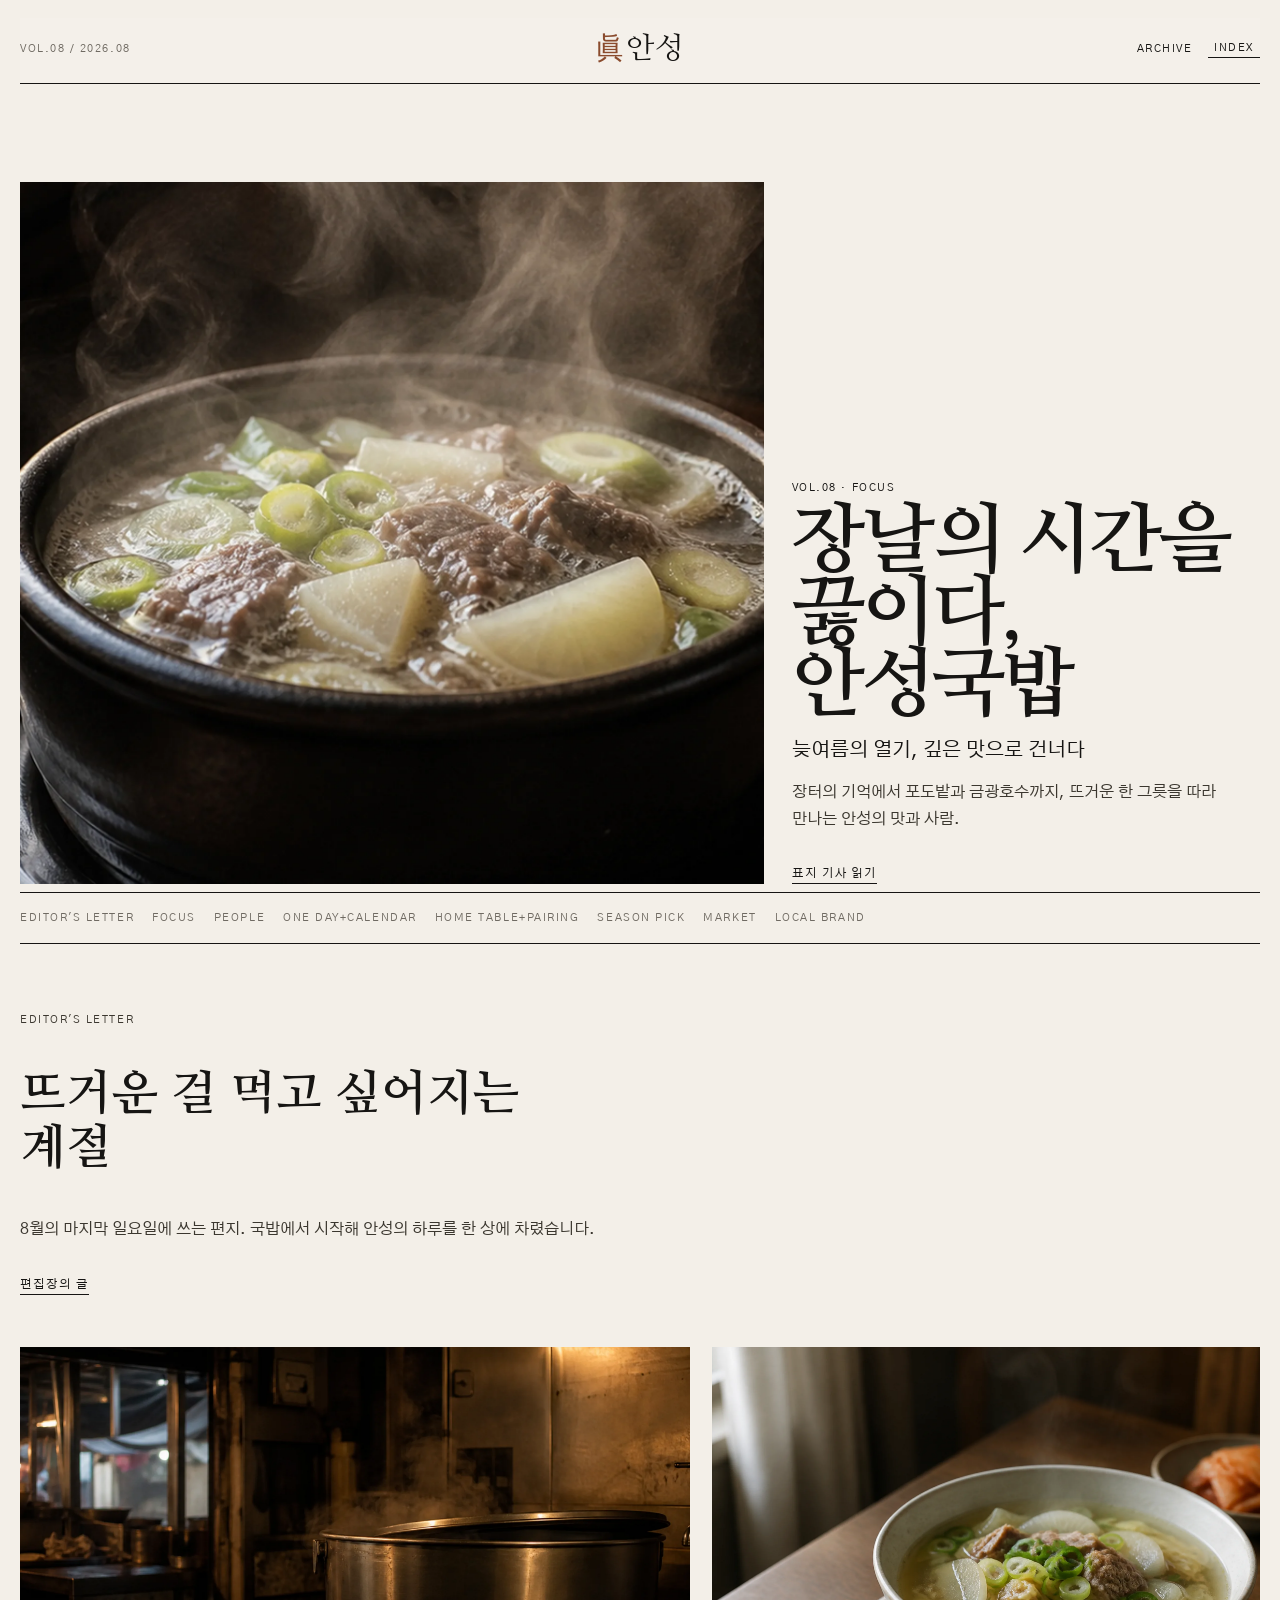
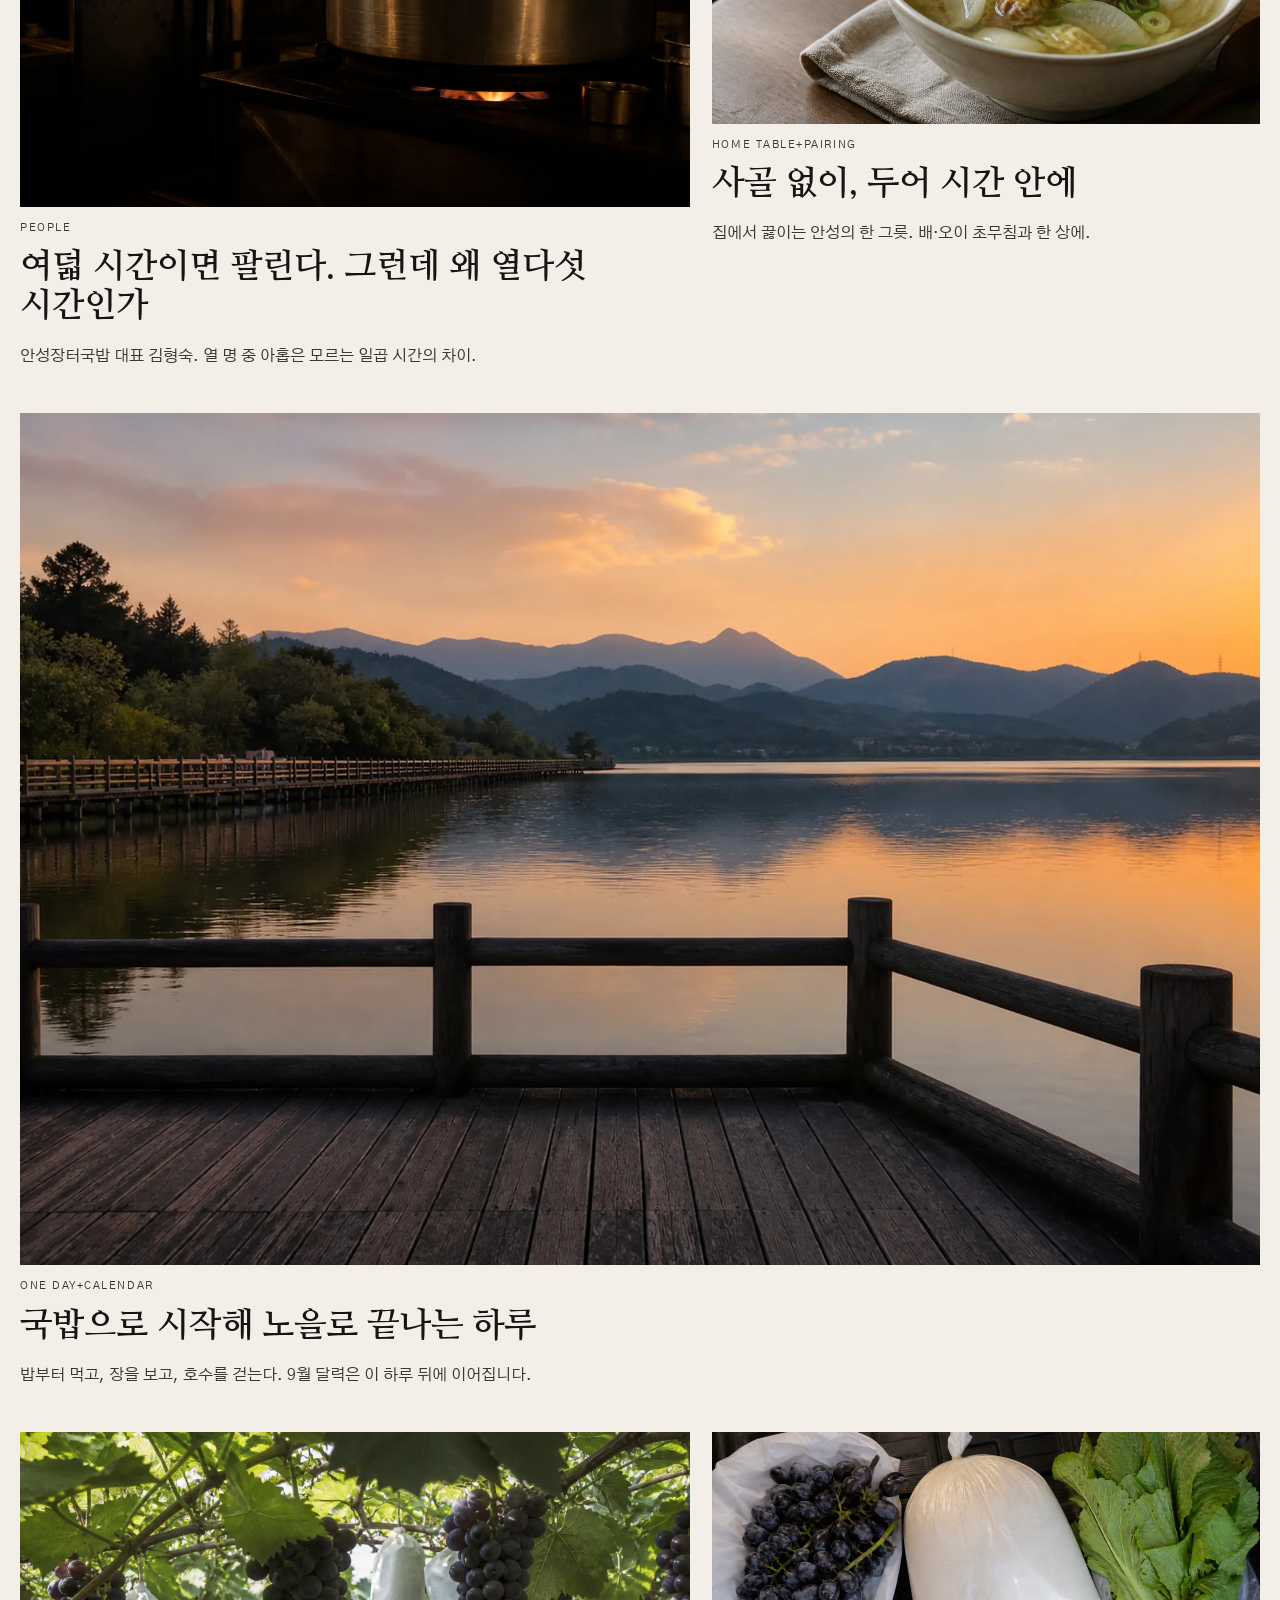
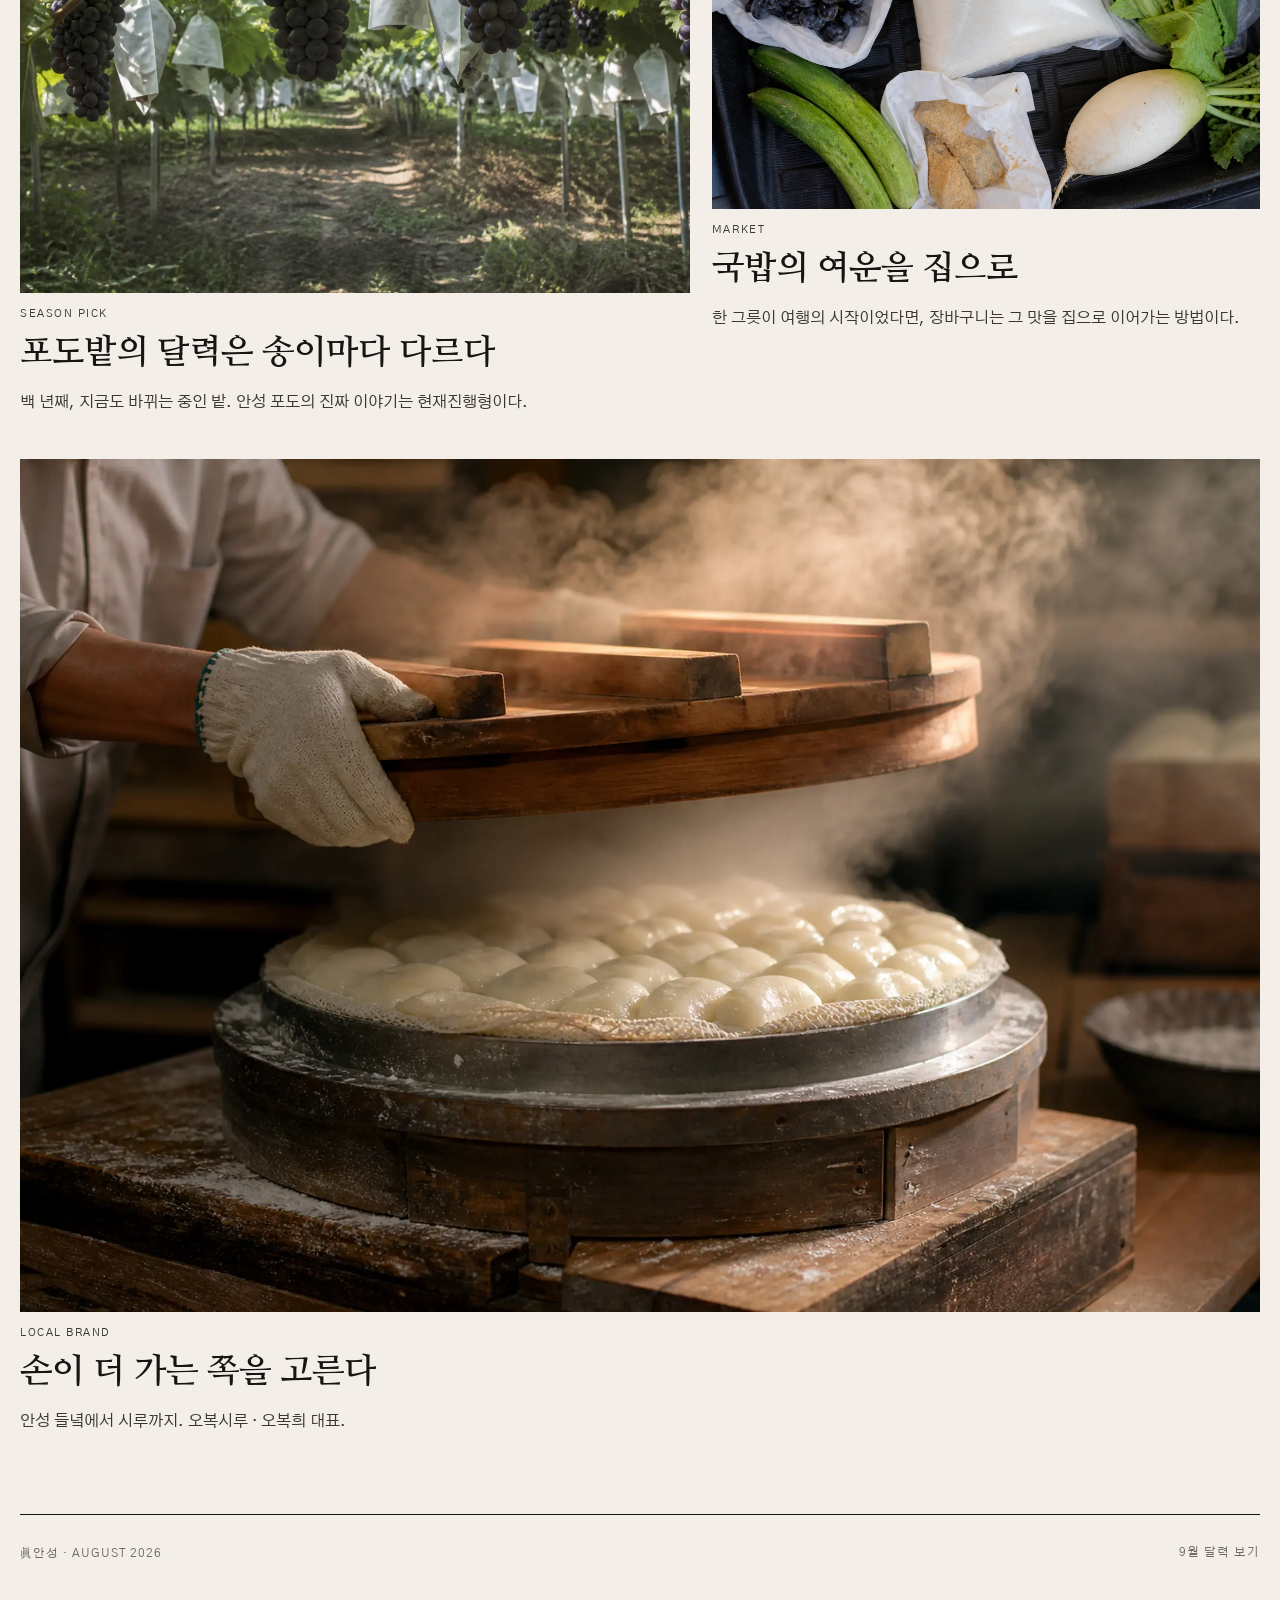
<file: index.html>
<!doctype html>
<html lang="ko">
<head>
  <meta charset="utf-8" />
  <meta name="viewport" content="width=device-width, initial-scale=1" />
  <title>眞안성 · 2026년 8월호</title>
  <meta name="description" content="장날의 시간을 끓이다, 안성국밥. 늦여름의 열기, 깊은 맛으로 건너다." />
  <meta name="theme-color" content="#f3efe8" />
  <link rel="canonical" href="https://vidavida1970.github.io/ansung/" />
  <meta property="og:type" content="website" />
  <meta property="og:locale" content="ko_KR" />
  <meta property="og:site_name" content="眞안성" />
  <meta property="og:title" content="장날의 시간을 끓이다, 안성국밥" />
  <meta property="og:description" content="늦여름의 열기, 깊은 맛으로 건너다. 眞안성 2026년 8월호." />
  <meta property="og:url" content="https://vidavida1970.github.io/ansung/" />
  <meta property="og:image" content="https://vidavida1970.github.io/ansung/focus/assets/og-focus.webp" />
  <meta name="twitter:card" content="summary_large_image" />
  <link rel="preconnect" href="https://fonts.googleapis.com" />
  <link rel="preconnect" href="https://fonts.gstatic.com" crossorigin />
  <link href="https://fonts.googleapis.com/css2?family=Gothic+A1:wght@400;500;700&family=Nanum+Myeongjo:wght@400;700&display=swap" rel="stylesheet" />
  <style>
    :root {
      --paper: #f3efe8;
      --ink: #161513;
      --muted: #6f6a62;
      --rule: #d7d1c6;
      --white: #faf8f4;
      --accent: #8a4b2d;
    }
    * { box-sizing: border-box; }
    html { background: var(--paper); }
    body {
      margin: 0;
      min-height: 100dvh;
      background: var(--paper);
      color: var(--ink);
      font-family: "Gothic A1", "Apple SD Gothic Neo", sans-serif;
      word-break: keep-all;
      overflow-wrap: normal;
      line-break: strict;
    }
    a { color: inherit; text-decoration: none; }
    img { display: block; max-width: 100%; }
    button { font: inherit; color: inherit; background: none; border: 0; cursor: pointer; }
    :focus-visible { outline: 2px solid var(--ink); outline-offset: 3px; }
    .skip-link {
      position: absolute;
      left: 16px;
      top: 12px;
      z-index: 30;
      padding: 8px 12px;
      background: var(--ink);
      color: var(--white);
      transform: translateY(-160%);
    }
    .skip-link:focus { transform: none; }
    .site-frame {
      width: min(1240px, calc(100% - 32px));
      margin: 0 auto;
      padding: 18px 0 80px;
    }
    .mast {
      display: grid;
      grid-template-columns: 1fr auto 1fr;
      align-items: center;
      gap: 16px;
      padding: 10px 0 14px;
      border-bottom: 1px solid var(--ink);
      position: sticky;
      top: 0;
      z-index: 20;
      background: color-mix(in srgb, var(--paper) 92%, white);
    }
    .wordmark {
      font-family: "Nanum Myeongjo", serif;
      font-size: 30px;
      letter-spacing: 0.02em;
      text-align: center;
      white-space: nowrap;
    }
    .wordmark-jin { color: var(--accent); }
    .wordmark-name { color: var(--ink); }
    .issue-meta,
    .kicker,
    .folio-link,
    .quiet-link,
    .menu-toggle,
    .index-nav-link span {
      font-size: 11px;
      letter-spacing: 0.14em;
      text-transform: uppercase;
    }
    .issue-meta { color: var(--muted); }
    .mast-actions {
      display: flex;
      justify-content: flex-end;
      align-items: center;
      gap: 16px;
    }
    .menu-toggle { border-bottom: 1px solid var(--ink); padding-bottom: 2px; }
    .index-nav {
      display: none;
      grid-template-columns: repeat(2, minmax(0, 1fr));
      gap: 0;
      border-bottom: 1px solid var(--rule);
      background: var(--white);
    }
    .index-nav.is-open { display: grid; }
    .index-nav-link {
      display: flex;
      justify-content: space-between;
      gap: 12px;
      padding: 16px 8px;
      border-bottom: 1px solid var(--rule);
    }
    .index-nav-link em {
      font-style: normal;
      color: var(--muted);
      font-size: 13px;
    }
    .cover-stage {
      display: grid;
      grid-template-columns: 1.35fr 0.85fr;
      gap: 28px;
      align-items: end;
      min-height: calc(100dvh - 92px);
      padding: 28px 0 8px;
    }
    .cover-photo img {
      width: 100%;
      height: min(78dvh, 760px);
      object-fit: cover;
    }
    .cover-copy h1 {
      margin: 10px 0 16px;
      font-family: "Nanum Myeongjo", serif;
      font-size: clamp(42px, 6vw, 78px);
      line-height: 0.94;
      letter-spacing: -0.04em;
      max-width: 7em;
      word-break: keep-all;
      overflow-wrap: normal;
    }
    .standfirst { margin: 0 0 14px; font-size: 20px; }
    .dek, .mosaic-card p, .letter-band p {
      color: #3b372f;
      line-height: 1.65;
      max-width: 36rem;
    }
    .text-link {
      display: inline-block;
      margin-top: 18px;
      border-bottom: 1px solid var(--ink);
      padding-bottom: 2px;
      letter-spacing: 0.08em;
      text-transform: uppercase;
      font-size: 12px;
    }
    .folio-row {
      display: flex;
      flex-wrap: wrap;
      gap: 10px 18px;
      padding: 18px 0;
      border-top: 1px solid var(--ink);
      border-bottom: 1px solid var(--ink);
    }
    .folio-link { color: var(--muted); }
    .folio-link:hover,
    .index-nav-link:hover,
    .text-link:hover,
    .mosaic-card a:hover .kicker { color: var(--accent); }
    .letter-band {
      padding: 56px 0 24px;
      max-width: 720px;
    }
    .letter-band h2 {
      font-family: "Nanum Myeongjo", serif;
      font-size: clamp(30px, 4vw, 48px);
      line-height: 1.12;
      max-width: 11em;
      word-break: keep-all;
    }
    .mosaic {
      display: grid;
      grid-template-columns: 1.1fr 0.9fr;
      gap: 28px 22px;
      margin-top: 28px;
    }
    .mosaic-card:nth-child(3n) { grid-column: 1 / -1; }
    .mosaic-card img {
      width: 100%;
      aspect-ratio: 16 / 11;
      object-fit: cover;
      margin-bottom: 12px;
    }
    .mosaic-card h3 {
      margin: 6px 0 8px;
      font-family: "Nanum Myeongjo", serif;
      font-size: clamp(24px, 3vw, 34px);
      line-height: 1.15;
      word-break: keep-all;
    }
    .site-foot {
      display: flex;
      justify-content: space-between;
      gap: 16px;
      margin-top: 64px;
      padding-top: 18px;
      border-top: 1px solid var(--ink);
      color: var(--muted);
      font-size: 12px;
      letter-spacing: 0.08em;
    }
    @media (max-width: 860px) {
      .mast, .cover-stage, .mosaic, .index-nav { grid-template-columns: 1fr; }
      .cover-stage { min-height: auto; }
      .cover-photo img { height: 58dvh; }
      .mosaic-card:nth-child(3n) { grid-column: auto; }
      .wordmark { font-size: 24px; }
      .site-foot { flex-direction: column; }
    }
    @media (prefers-reduced-motion: reduce) {
      * { transition: none !important; scroll-behavior: auto !important; }
    }
  </style>
</head>
<body>
  <div class="site-frame">
    <a class="skip-link" href="#main">본문으로 건너뛰기</a>
    <header class="mast">
      <p class="issue-meta">Vol.08 / 2026.08</p>
      <a class="wordmark" href="./" aria-label="眞안성"><span class="wordmark-jin">眞</span><span class="wordmark-name">안성</span></a>
      <div class="mast-actions">
        <a class="quiet-link" href="#this-issue">Archive</a>
        <button class="menu-toggle" id="menu-toggle" type="button" aria-expanded="false" aria-controls="issue-menu">Index</button>
      </div>
    </header>

    <nav id="issue-menu" class="index-nav" aria-label="이번 호 메뉴">
      <a class="index-nav-link" href="editors-letter/"><span>EDITOR'S LETTER</span><em>서문</em></a>
      <a class="index-nav-link" href="focus/"><span>FOCUS</span><em>안성국밥</em></a>
      <a class="index-nav-link" href="people/"><span>PEOPLE</span><em>사람</em></a>
      <a class="index-nav-link" href="one-day/"><span>ONE DAY+CALENDAR</span><em>하루와 달력</em></a>
      <a class="index-nav-link" href="home-table/"><span>HOME TABLE+PAIRING</span><em>집 식탁</em></a>
      <a class="index-nav-link" href="season-pick/"><span>SEASON PICK</span><em>포도</em></a>
      <a class="index-nav-link" href="market/"><span>MARKET</span><em>장바구니</em></a>
      <a class="index-nav-link" href="localbrand/"><span>LOCAL BRAND</span><em>안성마춤</em></a>
    </nav>

    <main id="main">
      <section class="cover-stage">
        <a class="cover-photo" href="focus/">
          <img src="focus/assets/hero-desktop.webp" alt="창가 식탁에 놓인 안성국밥 뚝배기에서 김이 피어오르는 순간" width="2400" height="1500" />
        </a>
        <div class="cover-copy">
          <p class="kicker">Vol.08 · FOCUS</p>
          <h1>장날의 시간을 끓이다,<br />안성국밥</h1>
          <p class="standfirst">늦여름의 열기, 깊은 맛으로 건너다</p>
          <p class="dek">장터의 기억에서 포도밭과 금광호수까지, 뜨거운 한 그릇을 따라 만나는 안성의 맛과 사람.</p>
          <a class="text-link" href="focus/">표지 기사 읽기</a>
        </div>
      </section>

      <section class="folio-row" id="issue-index" aria-label="이번 호 메뉴">
        <a class="folio-link" href="editors-letter/">EDITOR'S LETTER</a>
        <a class="folio-link" href="focus/">FOCUS</a>
        <a class="folio-link" href="people/">PEOPLE</a>
        <a class="folio-link" href="one-day/">ONE DAY+CALENDAR</a>
        <a class="folio-link" href="home-table/">HOME TABLE+PAIRING</a>
        <a class="folio-link" href="season-pick/">SEASON PICK</a>
        <a class="folio-link" href="market/">MARKET</a>
        <a class="folio-link" href="localbrand/">LOCAL BRAND</a>
      </section>

      <section class="letter-band">
        <p class="kicker">EDITOR'S LETTER</p>
        <h2>뜨거운 걸 먹고 싶어지는 계절</h2>
        <p>8월의 마지막 일요일에 쓰는 편지. 국밥에서 시작해 안성의 하루를 한 상에 차렸습니다.</p>
        <a class="text-link" href="editors-letter/">편집장의 글</a>
      </section>

      <section class="mosaic" id="this-issue" aria-label="이번 호의 이야기">
        <article class="mosaic-card">
          <a href="people/">
            <img src="people/assets/hero-desktop.webp" alt="아직 어두운 주방에서 솥 아래 불이 켜진 새벽" />
            <p class="kicker">PEOPLE</p>
            <h3>여덟 시간이면 팔린다. 그런데 왜 열다섯 시간인가</h3>
            <p>안성장터국밥 대표 김형숙. 열 명 중 아홉은 모르는 일곱 시간의 차이.</p>
          </a>
        </article>
        <article class="mosaic-card">
          <a href="home-table/">
            <img src="home-table/assets/hero-desktop.webp" alt="집 식탁 위 맑은 국물이 담긴 가정용 그릇" />
            <p class="kicker">HOME TABLE+PAIRING</p>
            <h3>사골 없이, 두어 시간 안에</h3>
            <p>집에서 끓이는 안성의 한 그릇. 배·오이 초무침과 한 상에.</p>
          </a>
        </article>
        <article class="mosaic-card">
          <a href="one-day/">
            <img src="one-day/assets/hero-desktop.webp" alt="해 질 무렵, 금광호수 수변데크 너머로 호수와 능선이 겹쳐 보이는 풍경" />
            <p class="kicker">ONE DAY+CALENDAR</p>
            <h3>국밥으로 시작해 노을로 끝나는 하루</h3>
            <p>밥부터 먹고, 장을 보고, 호수를 걷는다. 9월 달력은 이 하루 뒤에 이어집니다.</p>
          </a>
        </article>
        <article class="mosaic-card">
          <a href="season-pick/">
            <img src="season-pick/assets/hero-desktop.webp" alt="잎 그늘 아래 송이가 매달린 안성 포도밭 고랑" />
            <p class="kicker">SEASON PICK</p>
            <h3>포도밭의 달력은 송이마다 다르다</h3>
            <p>백 년째, 지금도 바뀌는 중인 밭. 안성 포도의 진짜 이야기는 현재진행형이다.</p>
          </a>
        </article>
        <article class="mosaic-card">
          <a href="market/">
            <img src="market/assets/hero-desktop.webp" alt="돌아오는 길에 트렁크에 펼쳐 둔 포도와 쌀, 떡과 채소" />
            <p class="kicker">MARKET</p>
            <h3>국밥의 여운을 집으로</h3>
            <p>한 그릇이 여행의 시작이었다면, 장바구니는 그 맛을 집으로 이어가는 방법이다.</p>
          </a>
        </article>
        <article class="mosaic-card">
          <a href="localbrand/">
            <img src="localbrand/assets/hero-desktop.webp" alt="작업대 쪽에서 본 시루. 뚜껑을 열자 김과 갓 쪄낸 떡이 보인다" />
            <p class="kicker">LOCAL BRAND</p>
            <h3>손이 더 가는 쪽을 고른다</h3>
            <p>안성 들녘에서 시루까지. 오복시루 · 오복희 대표.</p>
          </a>
        </article>
      </section>
    </main>

    <footer class="site-foot">
      <p>眞안성 · AUGUST 2026</p>
      <p><a href="calendar/">9월 달력 보기</a></p>
    </footer>
  </div>

  <script>
    const toggle = document.getElementById("menu-toggle");
    const nav = document.getElementById("issue-menu");
    const closeMenu = () => {
      nav.classList.remove("is-open");
      toggle.setAttribute("aria-expanded", "false");
      toggle.textContent = "Index";
    };
    toggle.addEventListener("click", () => {
      const open = nav.classList.toggle("is-open");
      toggle.setAttribute("aria-expanded", String(open));
      toggle.textContent = open ? "Close" : "Index";
    });
    nav.querySelectorAll("a").forEach((link) => link.addEventListener("click", closeMenu));
  </script>
</body>
</html>
</file>
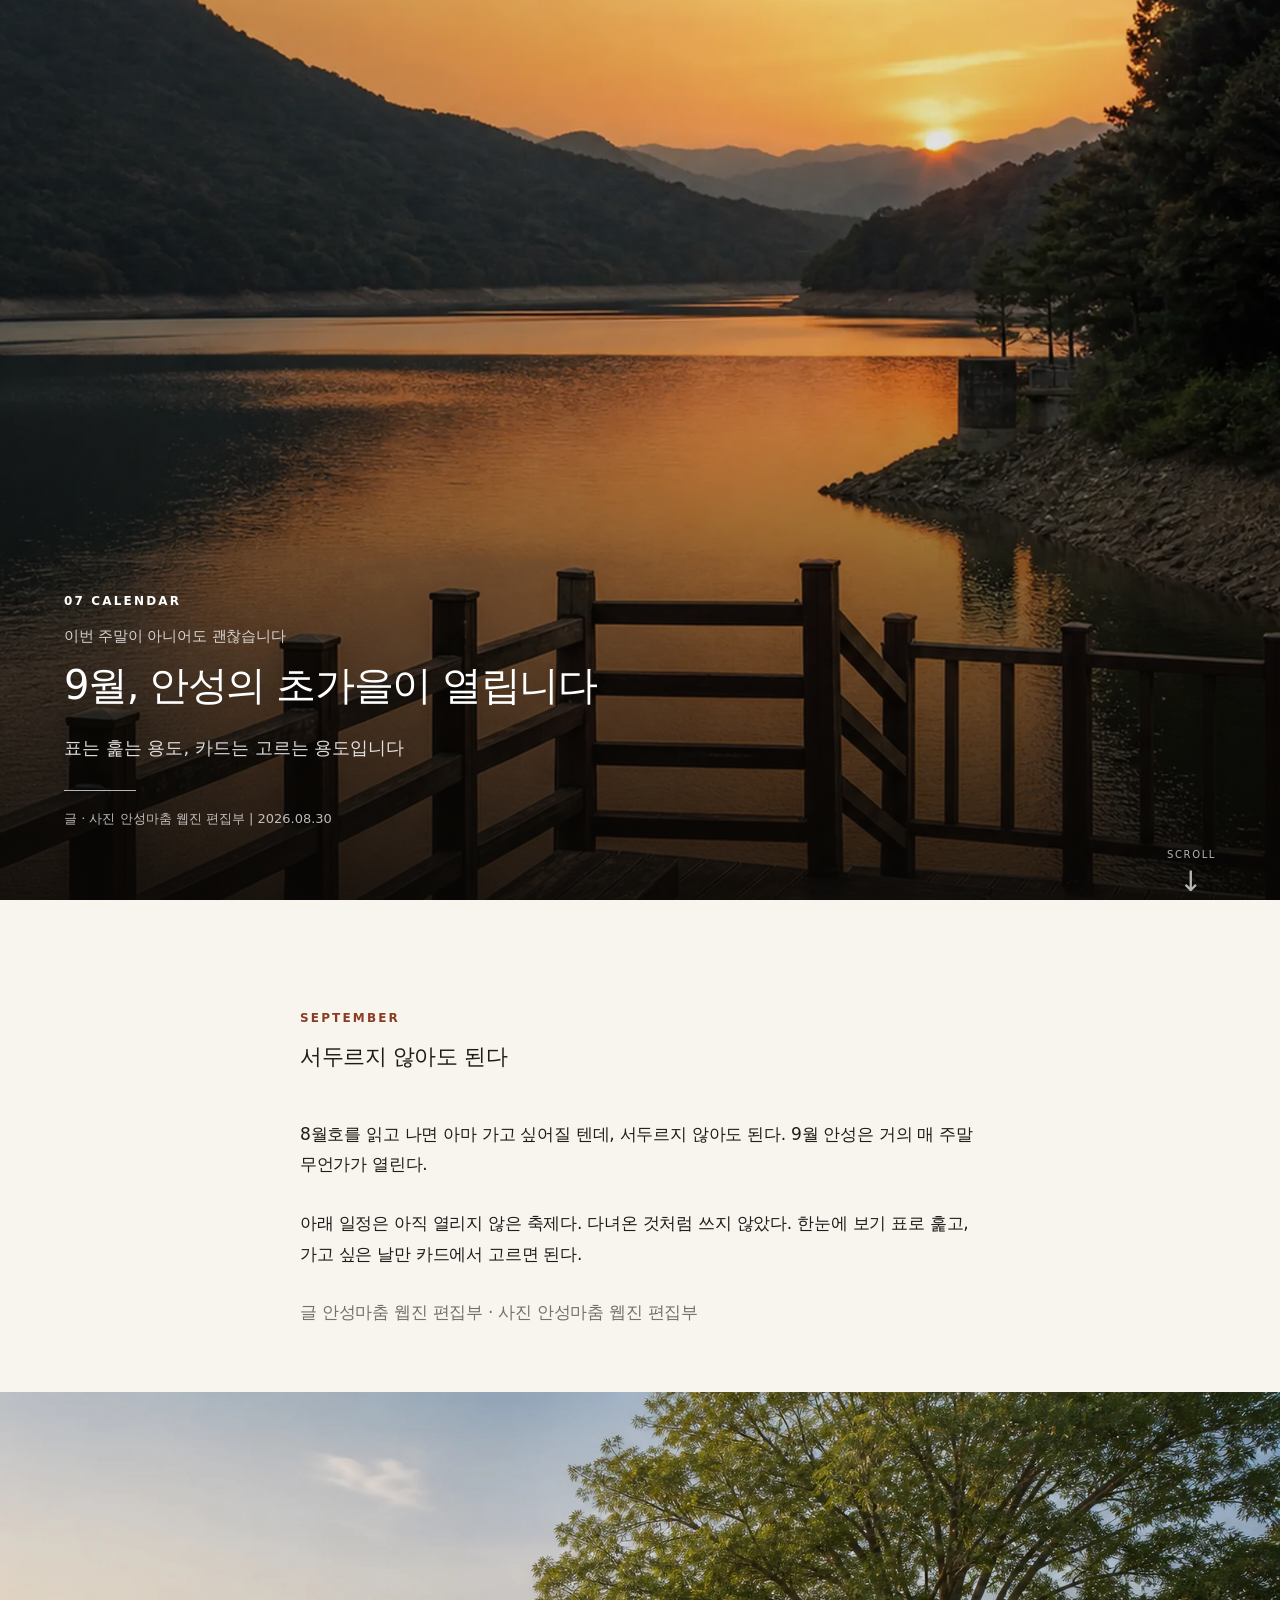
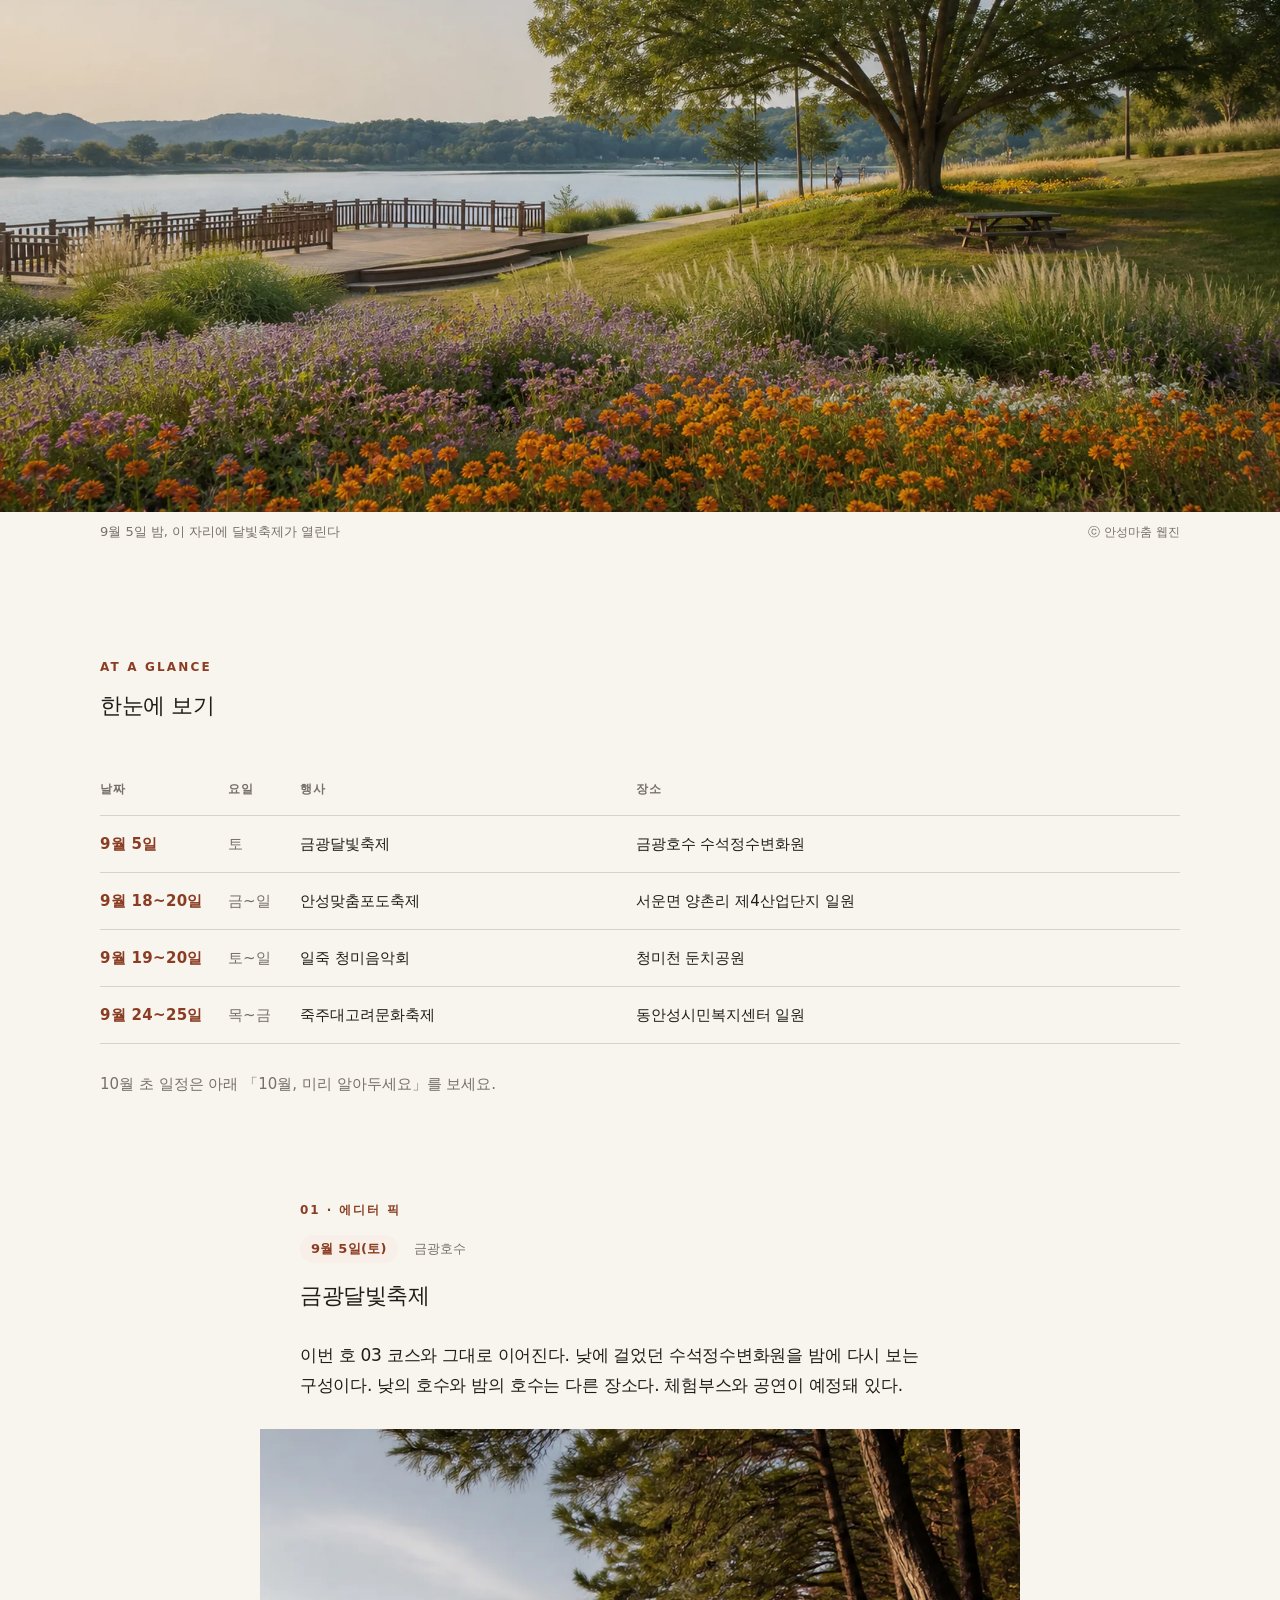
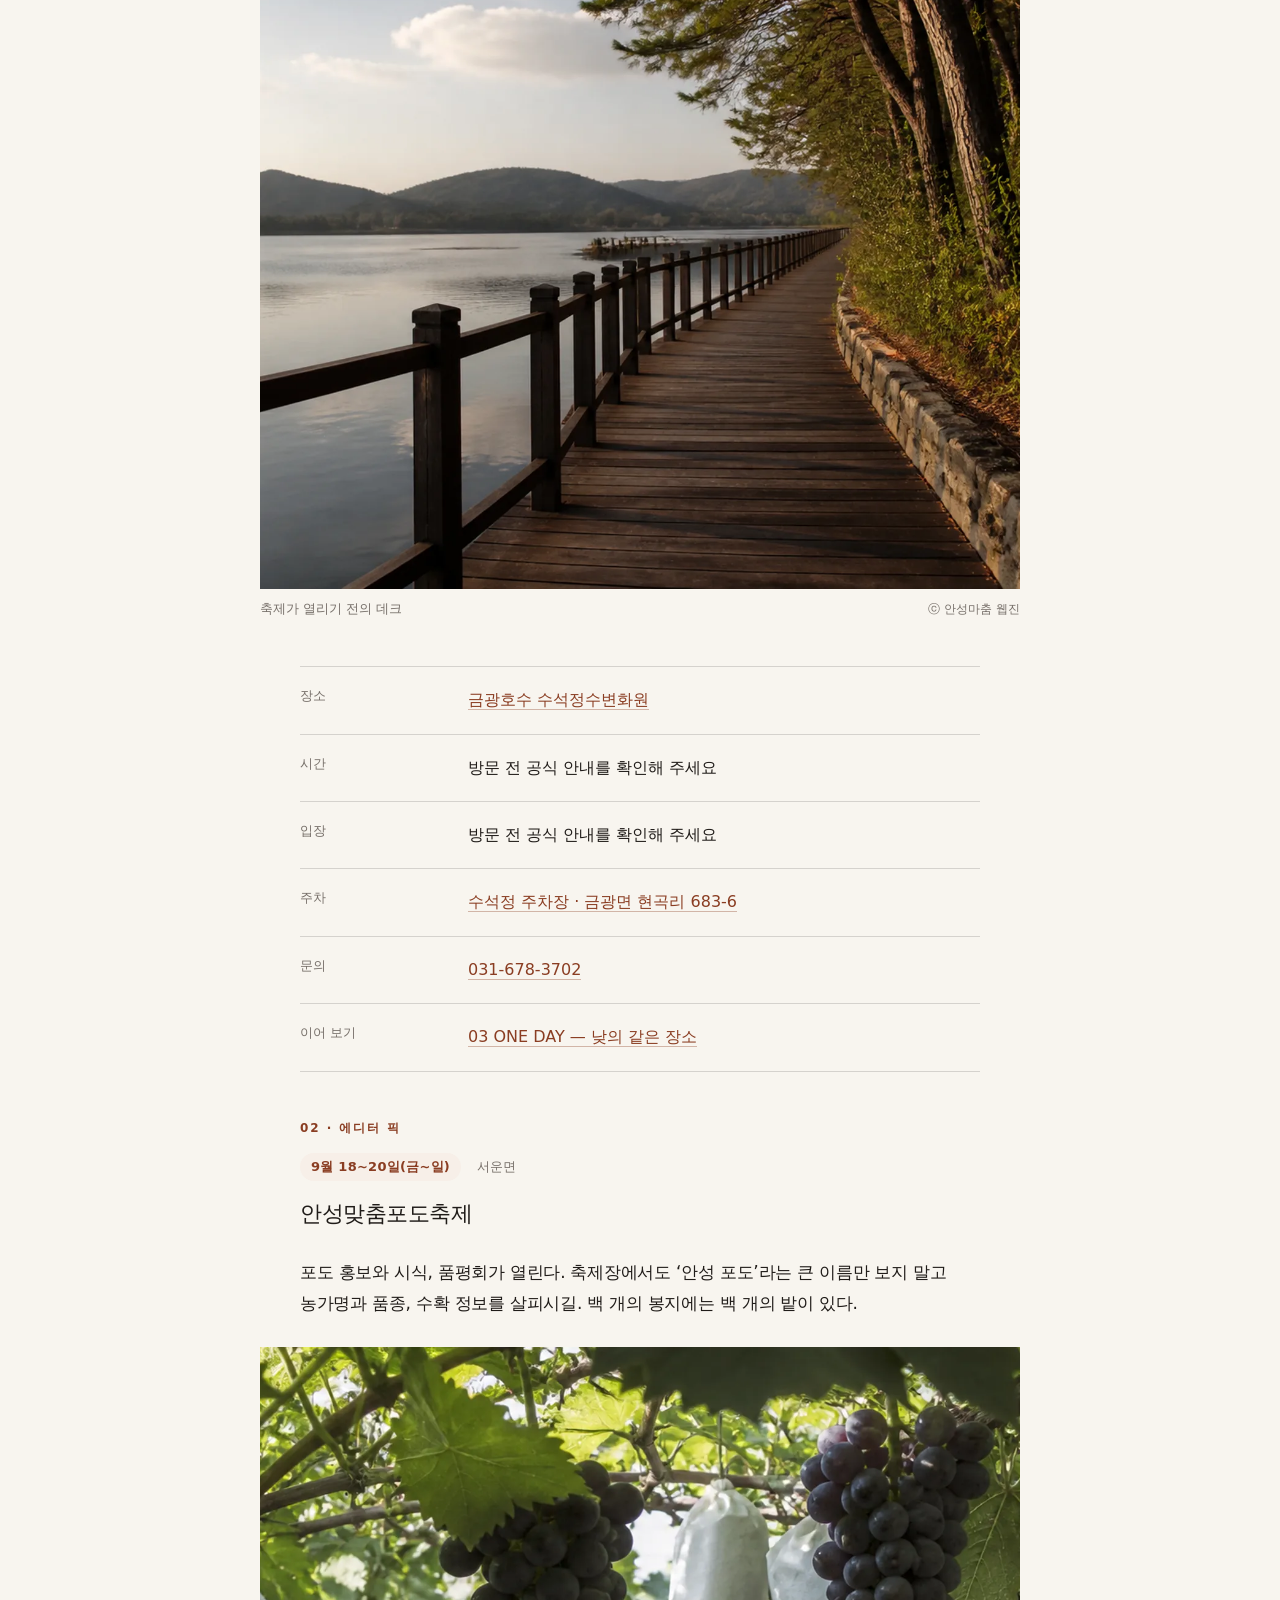
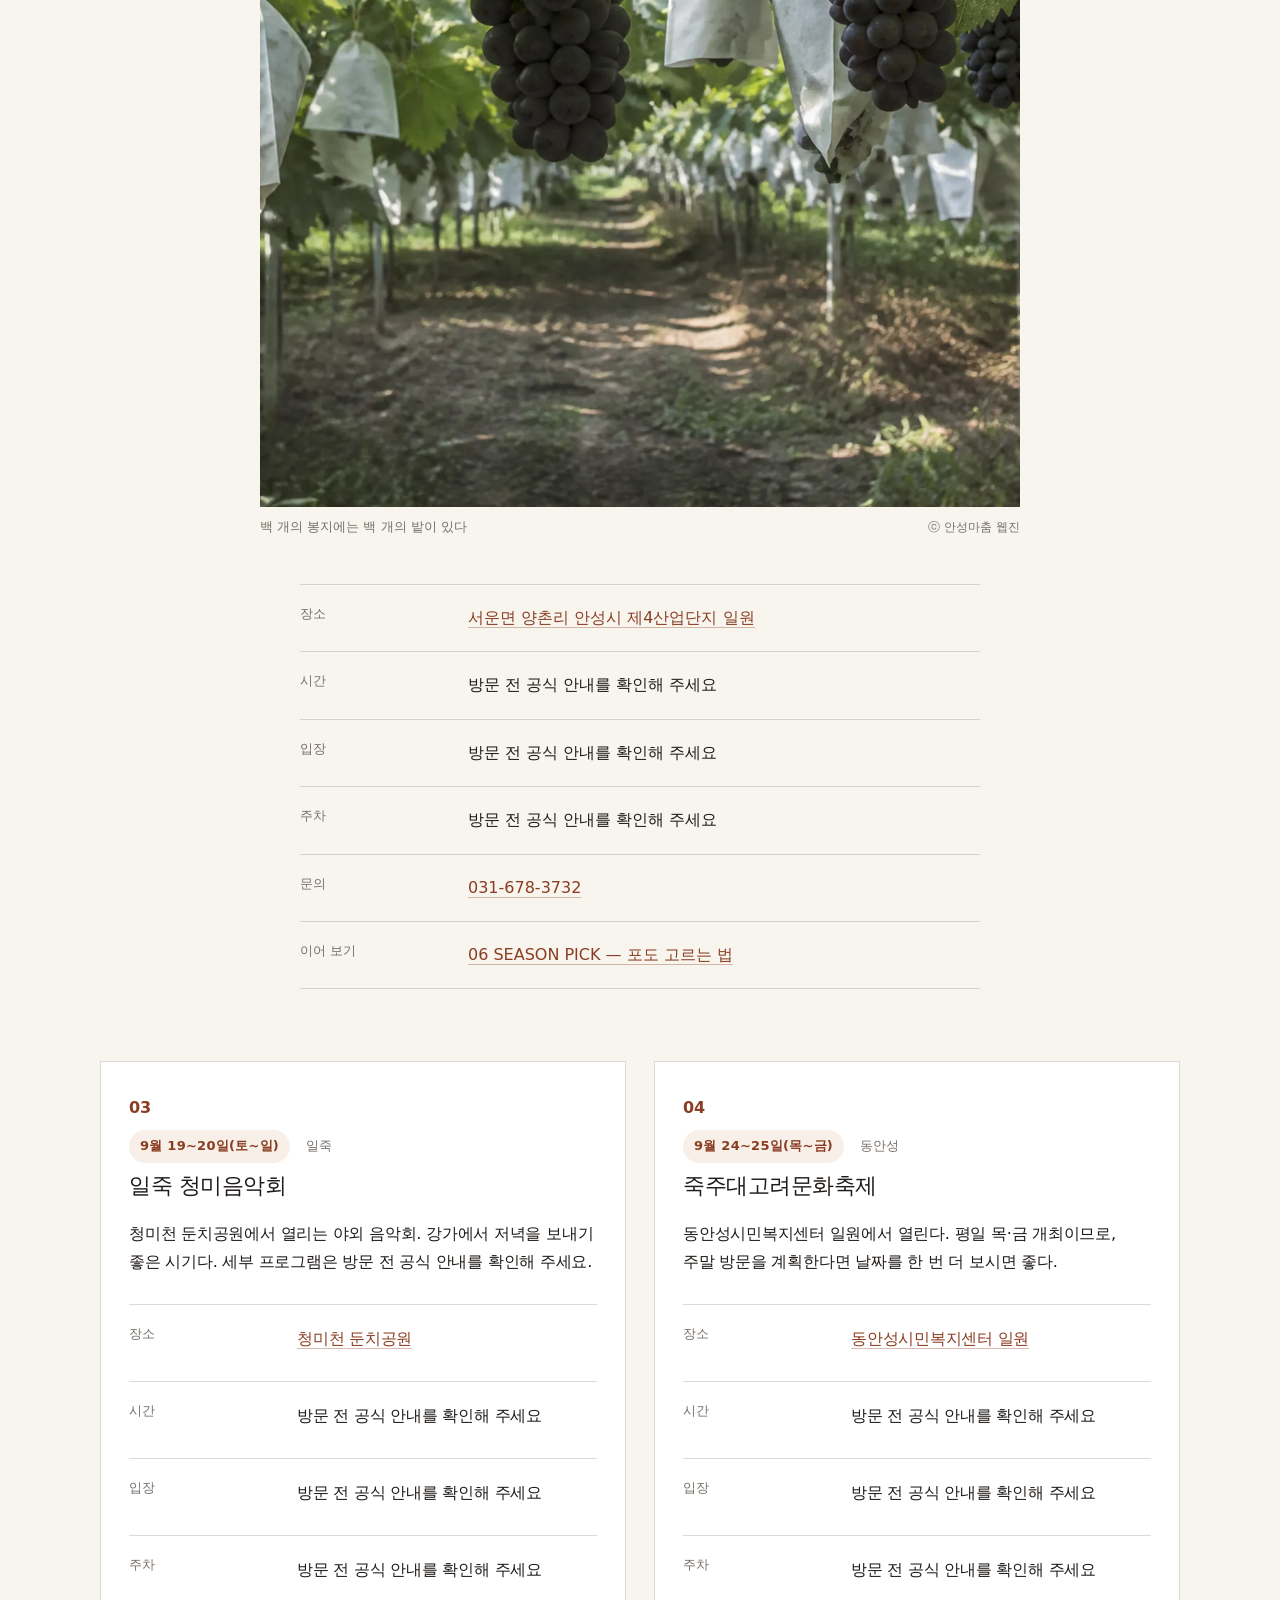
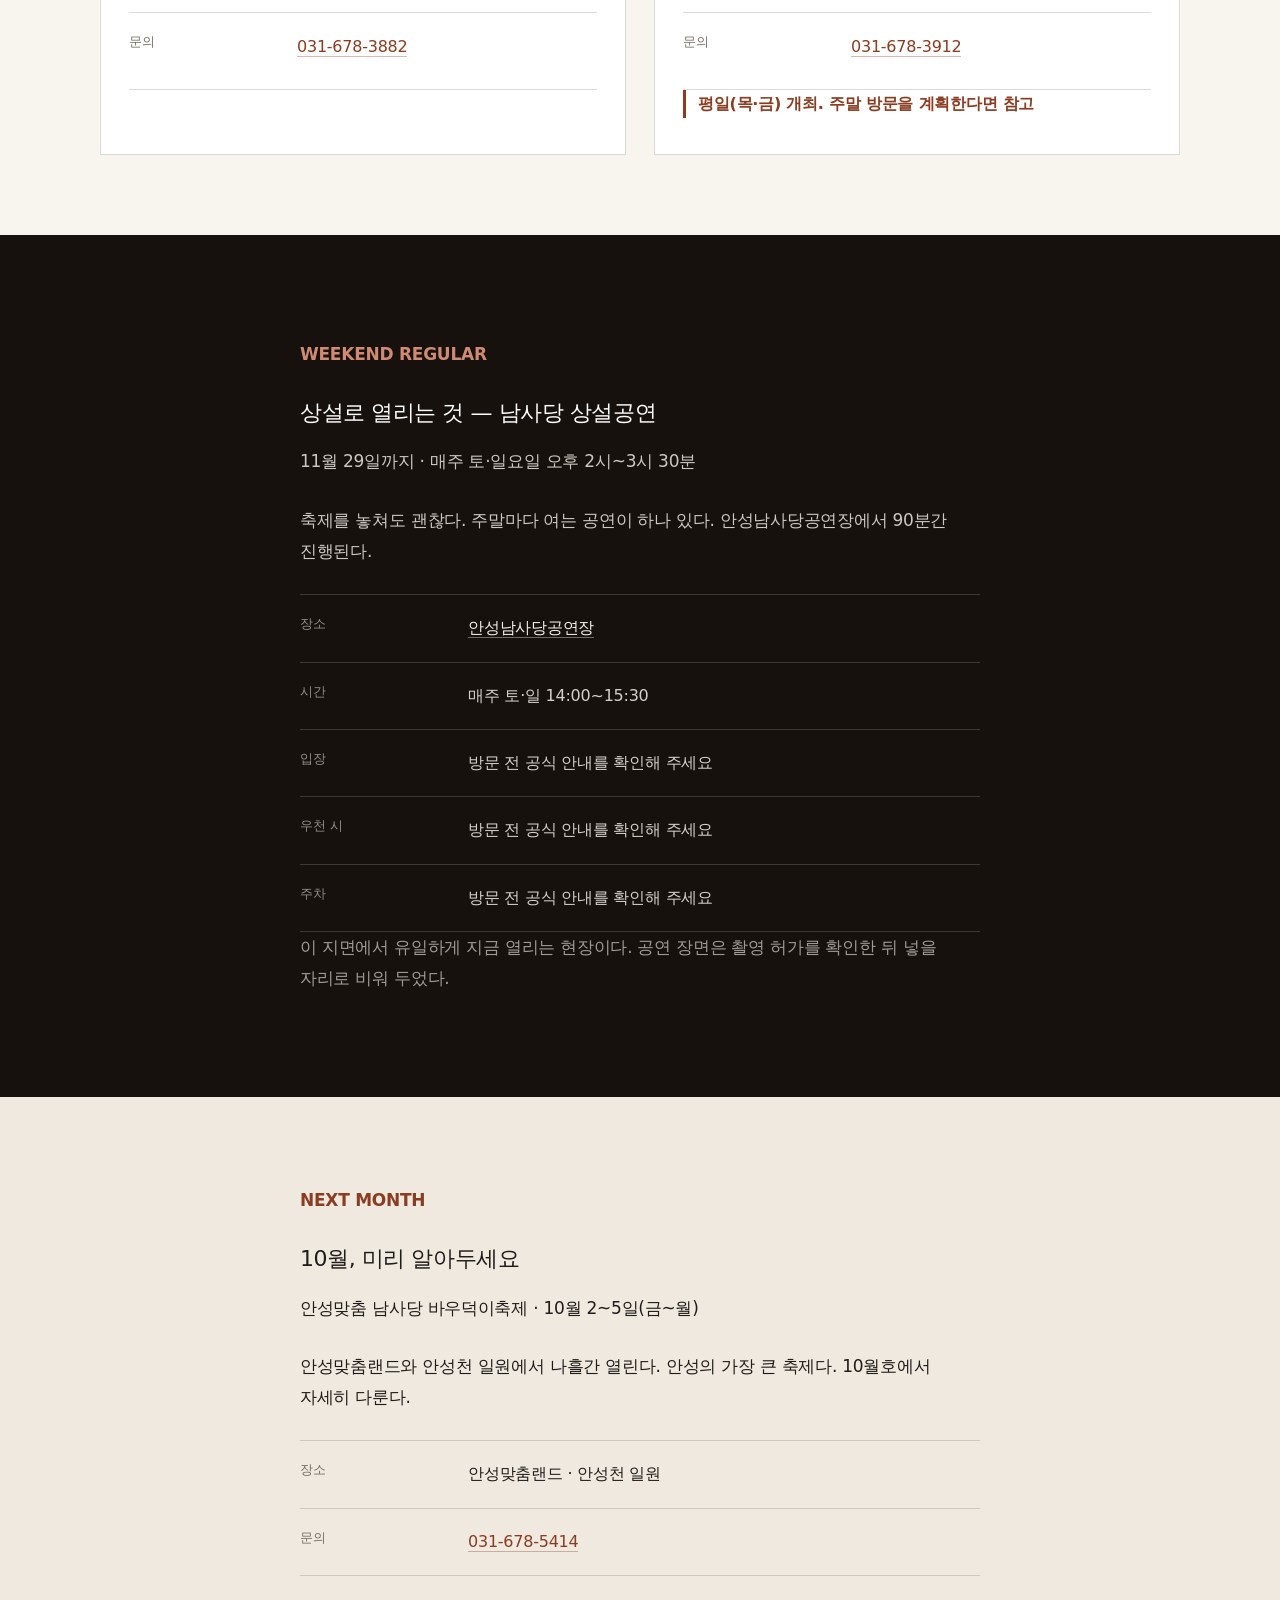
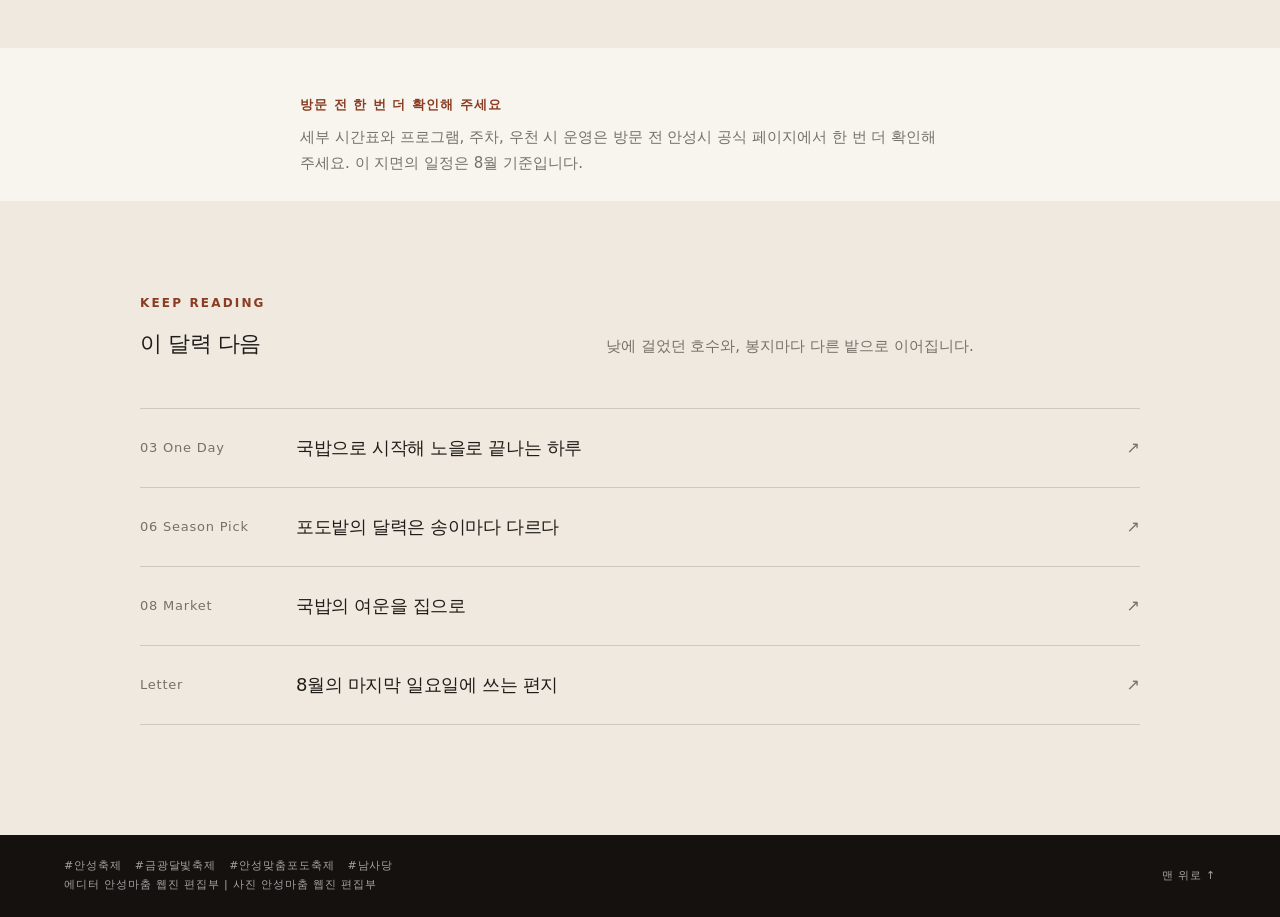
<file: calendar/index.html>
<!doctype html>
<html lang="ko">
<head>
  <meta charset="utf-8" />
  <meta name="viewport" content="width=device-width, initial-scale=1" />
  <meta name="description" content="안성마춤 웹진 2026년 8월호 CALENDAR — 이번 주말이 아니어도 괜찮습니다. 9월, 안성의 초가을이 열립니다." />
  <meta name="theme-color" content="#16110d" />
  <link rel="canonical" href="https://vidavida1970.github.io/ansung/calendar/" />
  <meta property="og:type" content="article" />
  <meta property="og:locale" content="ko_KR" />
  <meta property="og:site_name" content="안성마춤 웹진" />
  <meta property="og:title" content="9월, 안성의 초가을이 열립니다" />
  <meta property="og:description" content="이번 주말이 아니어도 괜찮습니다. 9월 안성은 거의 매 주말 무언가가 열린다." />
  <meta property="og:url" content="https://vidavida1970.github.io/ansung/calendar/" />
  <meta property="og:image" content="https://vidavida1970.github.io/ansung/one-day/assets/og-oneday.webp" />
  <meta name="twitter:card" content="summary_large_image" />
  <meta name="twitter:title" content="9월, 안성의 초가을이 열립니다" />
  <meta name="twitter:description" content="이번 주말이 아니어도 괜찮습니다. 9월 안성은 거의 매 주말 무언가가 열린다." />
  <meta name="twitter:image" content="https://vidavida1970.github.io/ansung/one-day/assets/og-oneday.webp" />
  <title>CALENDAR | 9월, 안성의 초가을이 열립니다</title>
  <link rel="stylesheet" href="styles.css" />
</head>
<body>
  <a class="skip-link" href="#story">본문으로 건너뛰기</a>

  <header class="hero" aria-labelledby="hero-title">
    <picture class="hero__picture">
      <source media="(max-width: 720px)" srcset="../one-day/assets/hero-mobile.webp" />
      <img src="../one-day/assets/garden.webp" alt="축제가 열리기 전의 수석정수변화원. 늦은 오후의 호수와 언덕이 넓게 보인다" width="2400" height="1500" fetchpriority="high" />
    </picture>
    <div class="hero__shade"></div>
    <div class="hero__inner">
      <p class="eyebrow">07 CALENDAR</p>
      <p class="hero-kicker">이번 주말이 아니어도 괜찮습니다</p>
      <h1 id="hero-title">9월, 안성의<br class="mobile-break" /> 초가을이 열립니다</h1>
      <p class="hero__subtitle">표는 훑는 용도, 카드는 고르는 용도입니다</p>
      <div class="hero__rule" aria-hidden="true"></div>
      <p class="hero__meta">글 · 사진 안성마춤 웹진 편집부 | 2026.08.30</p>
      <a class="hero__scroll" href="#story" aria-label="본문으로 이동">
        <span>SCROLL</span>
        <span class="hero__arrow" aria-hidden="true">↓</span>
      </a>
    </div>
  </header>

  <main>
    <article id="story" class="story" aria-labelledby="open-title">
      <header class="story__header shell shell--text">
        <p class="section-kicker">SEPTEMBER</p>
        <h2 id="open-title">서두르지 않아도 된다</h2>
      </header>

      <div class="shell shell--text lead">
        <p>8월호를 읽고 나면 아마 가고 싶어질 텐데, 서두르지 않아도 된다. 9월 안성은 거의 매 주말 무언가가 열린다.</p>
        <p>아래 일정은 아직 열리지 않은 축제다. 다녀온 것처럼 쓰지 않았다. 한눈에 보기 표로 훑고, 가고 싶은 날만 카드에서 고르면 된다.</p>
        <p class="credit">글 안성마춤 웹진 편집부 · 사진 안성마춤 웹진 편집부</p>
      </div>

      <figure class="bleed-figure">
        <img src="../one-day/assets/garden.webp" alt="축제가 열리기 전의 수석정수변화원. 낮의 호수와 언덕이 넓게 펼쳐져 있다" width="2200" height="1238" loading="lazy" />
        <figcaption>
          <span>9월 5일 밤, 이 자리에 달빛축제가 열린다</span>
          <small>ⓒ 안성마춤 웹진</small>
        </figcaption>
      </figure>

      <section class="save glance" aria-labelledby="glance-title">
        <div class="shell shell--wide">
          <p class="section-kicker">AT A GLANCE</p>
          <h2 id="glance-title">한눈에 보기</h2>
          <table class="route-table">
            <thead>
              <tr>
                <th>날짜</th>
                <th>요일</th>
                <th>행사</th>
                <th class="place">장소</th>
              </tr>
            </thead>
            <tbody>
              <tr>
                <td>9월 5일</td>
                <td>토</td>
                <td>금광달빛축제</td>
                <td class="place">금광호수 수석정수변화원</td>
              </tr>
              <tr>
                <td>9월 18~20일</td>
                <td>금~일</td>
                <td>안성맞춤포도축제</td>
                <td class="place">서운면 양촌리 제4산업단지 일원</td>
              </tr>
              <tr>
                <td>9월 19~20일</td>
                <td>토~일</td>
                <td>일죽 청미음악회</td>
                <td class="place">청미천 둔치공원</td>
              </tr>
              <tr>
                <td>9월 24~25일</td>
                <td>목~금</td>
                <td>죽주대고려문화축제</td>
                <td class="place">동안성시민복지센터 일원</td>
              </tr>
            </tbody>
          </table>
          <p class="route-note">10월 초 일정은 아래 「10월, 미리 알아두세요」를 보세요.</p>
        </div>
      </section>

      <section class="event" id="moonlight" aria-labelledby="moon-title">
        <div class="shell shell--text">
          <p class="event-index">01 · 에디터 픽</p>
          <p class="hour-stamp"><time datetime="2026-09-05">9월 5일(토)</time><span>금광호수</span></p>
          <h2 id="moon-title">금광달빛축제</h2>
        </div>
        <div class="shell shell--text hour-copy">
          <p>이번 호 03 코스와 그대로 이어진다. 낮에 걸었던 수석정수변화원을 밤에 다시 보는 구성이다. 낮의 호수와 밤의 호수는 다른 장소다. 체험부스와 공연이 예정돼 있다.</p>
        </div>
        <figure class="square-figure">
          <img src="../one-day/assets/boardwalk.webp" alt="축제가 열리기 전의 수변데크. 사람이 모일 수 있는 공간이 넓게 보인다" width="1400" height="1400" loading="lazy" />
          <figcaption>
            <span>축제가 열리기 전의 데크</span>
            <small>ⓒ 안성마춤 웹진</small>
          </figcaption>
        </figure>
        <div class="shell shell--text">
          <ul class="guide-list">
            <li><span>장소</span><p><a class="inline-link" href="https://map.naver.com/p/search/%EA%B8%88%EA%B4%91%ED%98%B8%EC%88%98%20%EC%88%98%EC%84%9D%EC%A0%95%EC%88%98%EB%B3%80%ED%99%94%EC%9B%90" target="_blank" rel="noopener noreferrer">금광호수 수석정수변화원</a></p></li>
            <li><span>시간</span><p>방문 전 공식 안내를 확인해 주세요</p></li>
            <li><span>입장</span><p>방문 전 공식 안내를 확인해 주세요</p></li>
            <li><span>주차</span><p><a class="inline-link" href="https://map.naver.com/p/search/%EA%B8%88%EA%B4%91%EB%A9%B4%20%ED%98%84%EA%B3%A1%EB%A6%AC%20683-6" target="_blank" rel="noopener noreferrer">수석정 주차장 · 금광면 현곡리 683-6</a></p></li>
            <li><span>문의</span><p><a class="inline-link" href="tel:031-678-3702">031-678-3702</a></p></li>
            <li><span>이어 보기</span><p><a class="inline-link" href="../one-day/">03 ONE DAY — 낮의 같은 장소</a></p></li>
          </ul>
        </div>
      </section>

      <section class="event" id="grape" aria-labelledby="grape-title">
        <div class="shell shell--text">
          <p class="event-index">02 · 에디터 픽</p>
          <p class="hour-stamp"><time datetime="2026-09-18">9월 18~20일(금~일)</time><span>서운면</span></p>
          <h2 id="grape-title">안성맞춤포도축제</h2>
        </div>
        <div class="shell shell--text hour-copy">
          <p>포도 홍보와 시식, 품평회가 열린다. 축제장에서도 ‘안성 포도’라는 큰 이름만 보지 말고 농가명과 품종, 수확 정보를 살피시길. 백 개의 봉지에는 백 개의 밭이 있다.</p>
        </div>
        <figure class="square-figure">
          <img src="../season-pick/assets/vineyard.webp" alt="축제가 열리기 전의 포도밭. 봉지 친 송이가 밭고랑을 따라 이어진다" width="1400" height="1400" loading="lazy" />
          <figcaption>
            <span>백 개의 봉지에는 백 개의 밭이 있다</span>
            <small>ⓒ 안성마춤 웹진</small>
          </figcaption>
        </figure>
        <div class="shell shell--text">
          <ul class="guide-list">
            <li><span>장소</span><p><a class="inline-link" href="https://map.naver.com/p/search/%EC%95%88%EC%84%B1%EC%8B%9C%20%EC%A0%9C4%EC%82%B0%EC%97%85%EB%8B%A8%EC%A7%80" target="_blank" rel="noopener noreferrer">서운면 양촌리 안성시 제4산업단지 일원</a></p></li>
            <li><span>시간</span><p>방문 전 공식 안내를 확인해 주세요</p></li>
            <li><span>입장</span><p>방문 전 공식 안내를 확인해 주세요</p></li>
            <li><span>주차</span><p>방문 전 공식 안내를 확인해 주세요</p></li>
            <li><span>문의</span><p><a class="inline-link" href="tel:031-678-3732">031-678-3732</a></p></li>
            <li><span>이어 보기</span><p><a class="inline-link" href="../season-pick/">06 SEASON PICK — 포도 고르는 법</a></p></li>
          </ul>
        </div>
      </section>

      <section class="compact-wrap" aria-label="9월의 다른 축제">
        <div class="compact-grid">
          <article class="compact" id="cheongmi" aria-labelledby="cheongmi-title">
            <p class="event-index">03</p>
            <p class="hour-stamp"><time datetime="2026-09-19">9월 19~20일(토~일)</time><span>일죽</span></p>
            <h2 id="cheongmi-title">일죽 청미음악회</h2>
            <p>청미천 둔치공원에서 열리는 야외 음악회. 강가에서 저녁을 보내기 좋은 시기다. 세부 프로그램은 방문 전 공식 안내를 확인해 주세요.</p>
            <ul class="guide-list">
              <li><span>장소</span><p><a class="inline-link" href="https://map.naver.com/p/search/%EC%B2%AD%EB%AF%B8%EC%B2%9C%20%EB%91%94%EC%B9%98%EA%B3%B5%EC%9B%90" target="_blank" rel="noopener noreferrer">청미천 둔치공원</a></p></li>
              <li><span>시간</span><p>방문 전 공식 안내를 확인해 주세요</p></li>
              <li><span>입장</span><p>방문 전 공식 안내를 확인해 주세요</p></li>
              <li><span>주차</span><p>방문 전 공식 안내를 확인해 주세요</p></li>
              <li><span>문의</span><p><a class="inline-link" href="tel:031-678-3882">031-678-3882</a></p></li>
            </ul>
          </article>

          <article class="compact" id="jukju" aria-labelledby="jukju-title">
            <p class="event-index">04</p>
            <p class="hour-stamp"><time datetime="2026-09-24">9월 24~25일(목~금)</time><span>동안성</span></p>
            <h2 id="jukju-title">죽주대고려문화축제</h2>
            <p>동안성시민복지센터 일원에서 열린다. 평일 목·금 개최이므로, 주말 방문을 계획한다면 날짜를 한 번 더 보시면 좋다.</p>
            <ul class="guide-list">
              <li><span>장소</span><p><a class="inline-link" href="https://map.naver.com/p/search/%EB%8F%99%EC%95%88%EC%84%B1%EC%8B%9C%EB%AF%BC%EB%B3%B5%EC%A7%80%EC%84%BC%ED%84%B0" target="_blank" rel="noopener noreferrer">동안성시민복지센터 일원</a></p></li>
              <li><span>시간</span><p>방문 전 공식 안내를 확인해 주세요</p></li>
              <li><span>입장</span><p>방문 전 공식 안내를 확인해 주세요</p></li>
              <li><span>주차</span><p>방문 전 공식 안내를 확인해 주세요</p></li>
              <li><span>문의</span><p><a class="inline-link" href="tel:031-678-3912">031-678-3912</a></p></li>
            </ul>
            <p class="weekday">평일(목·금) 개최. 주말 방문을 계획한다면 참고</p>
          </article>
        </div>
      </section>
    </article>

    <section class="regular" id="namsadang" aria-labelledby="namsadang-title">
      <div class="shell shell--text">
        <p class="section-kicker">WEEKEND REGULAR</p>
        <h2 id="namsadang-title">상설로 열리는 것 — 남사당 상설공연</h2>
        <p class="regular__when">11월 29일까지 · 매주 토·일요일 오후 2시~3시 30분</p>
        <p>축제를 놓쳐도 괜찮다. 주말마다 여는 공연이 하나 있다. 안성남사당공연장에서 90분간 진행된다.</p>
        <ul class="guide-list">
          <li><span>장소</span><p><a class="inline-link" href="https://map.naver.com/p/search/%EC%95%88%EC%84%B1%EB%82%A8%EC%82%AC%EB%8B%B9%EA%B3%B5%EC%97%B0%EC%9E%A5" target="_blank" rel="noopener noreferrer">안성남사당공연장</a></p></li>
          <li><span>시간</span><p>매주 토·일 14:00~15:30</p></li>
          <li><span>입장</span><p>방문 전 공식 안내를 확인해 주세요</p></li>
          <li><span>우천 시</span><p>방문 전 공식 안내를 확인해 주세요</p></li>
          <li><span>주차</span><p>방문 전 공식 안내를 확인해 주세요</p></li>
        </ul>
        <p class="route-note">이 지면에서 유일하게 지금 열리는 현장이다. 공연 장면은 촬영 허가를 확인한 뒤 넣을 자리로 비워 두었다.</p>
      </div>
    </section>

    <section class="october" aria-labelledby="october-title">
      <div class="shell shell--text">
        <p class="section-kicker">NEXT MONTH</p>
        <h2 id="october-title">10월, 미리 알아두세요</h2>
        <p class="october__event">안성맞춤 남사당 바우덕이축제 · 10월 2~5일(금~월)</p>
        <p>안성맞춤랜드와 안성천 일원에서 나흘간 열린다. 안성의 가장 큰 축제다. 10월호에서 자세히 다룬다.</p>
        <ul class="guide-list">
          <li><span>장소</span><p>안성맞춤랜드 · 안성천 일원</p></li>
          <li><span>문의</span><p><a class="inline-link" href="tel:031-678-5414">031-678-5414</a></p></li>
        </ul>
      </div>
    </section>

    <aside class="notice" aria-label="방문 전 확인">
      <strong>방문 전 한 번 더 확인해 주세요</strong>
      <p>세부 시간표와 프로그램, 주차, 우천 시 운영은 방문 전 안성시 공식 페이지에서 한 번 더 확인해 주세요. 이 지면의 일정은 8월 기준입니다.</p>
    </aside>

    <nav class="contents" aria-labelledby="next-title">
      <div class="shell shell--contents">
        <div class="contents__heading">
          <p class="section-kicker">KEEP READING</p>
          <h2 id="next-title">이 달력 다음</h2>
          <p>낮에 걸었던 호수와, 봉지마다 다른 밭으로 이어집니다.</p>
        </div>
        <ol class="contents__list">
          <li><a href="../one-day/"><span class="contents__category">03 One Day</span><span class="contents__title">국밥으로 시작해 노을로 끝나는 하루</span><span class="contents__arrow">↗</span></a></li>
          <li><a href="../season-pick/"><span class="contents__category">06 Season Pick</span><span class="contents__title">포도밭의 달력은 송이마다 다르다</span><span class="contents__arrow">↗</span></a></li>
          <li><a href="../market/"><span class="contents__category">08 Market</span><span class="contents__title">국밥의 여운을 집으로</span><span class="contents__arrow">↗</span></a></li>
          <li><a href="../editors-letter/"><span class="contents__category">Letter</span><span class="contents__title">8월의 마지막 일요일에 쓰는 편지</span><span class="contents__arrow">↗</span></a></li>
        </ol>
      </div>
    </nav>
  </main>

  <footer class="site-footer">
    <div class="shell site-footer__inner">
      <p>#안성축제 &nbsp; #금광달빛축제 &nbsp; #안성맞춤포도축제 &nbsp; #남사당<br />에디터 안성마춤 웹진 편집부 | 사진 안성마춤 웹진 편집부</p>
      <a href="#story" class="site-footer__top">맨 위로 ↑</a>
    </div>
  </footer>

  <script src="script.js"></script>
</body>
</html>
</file>
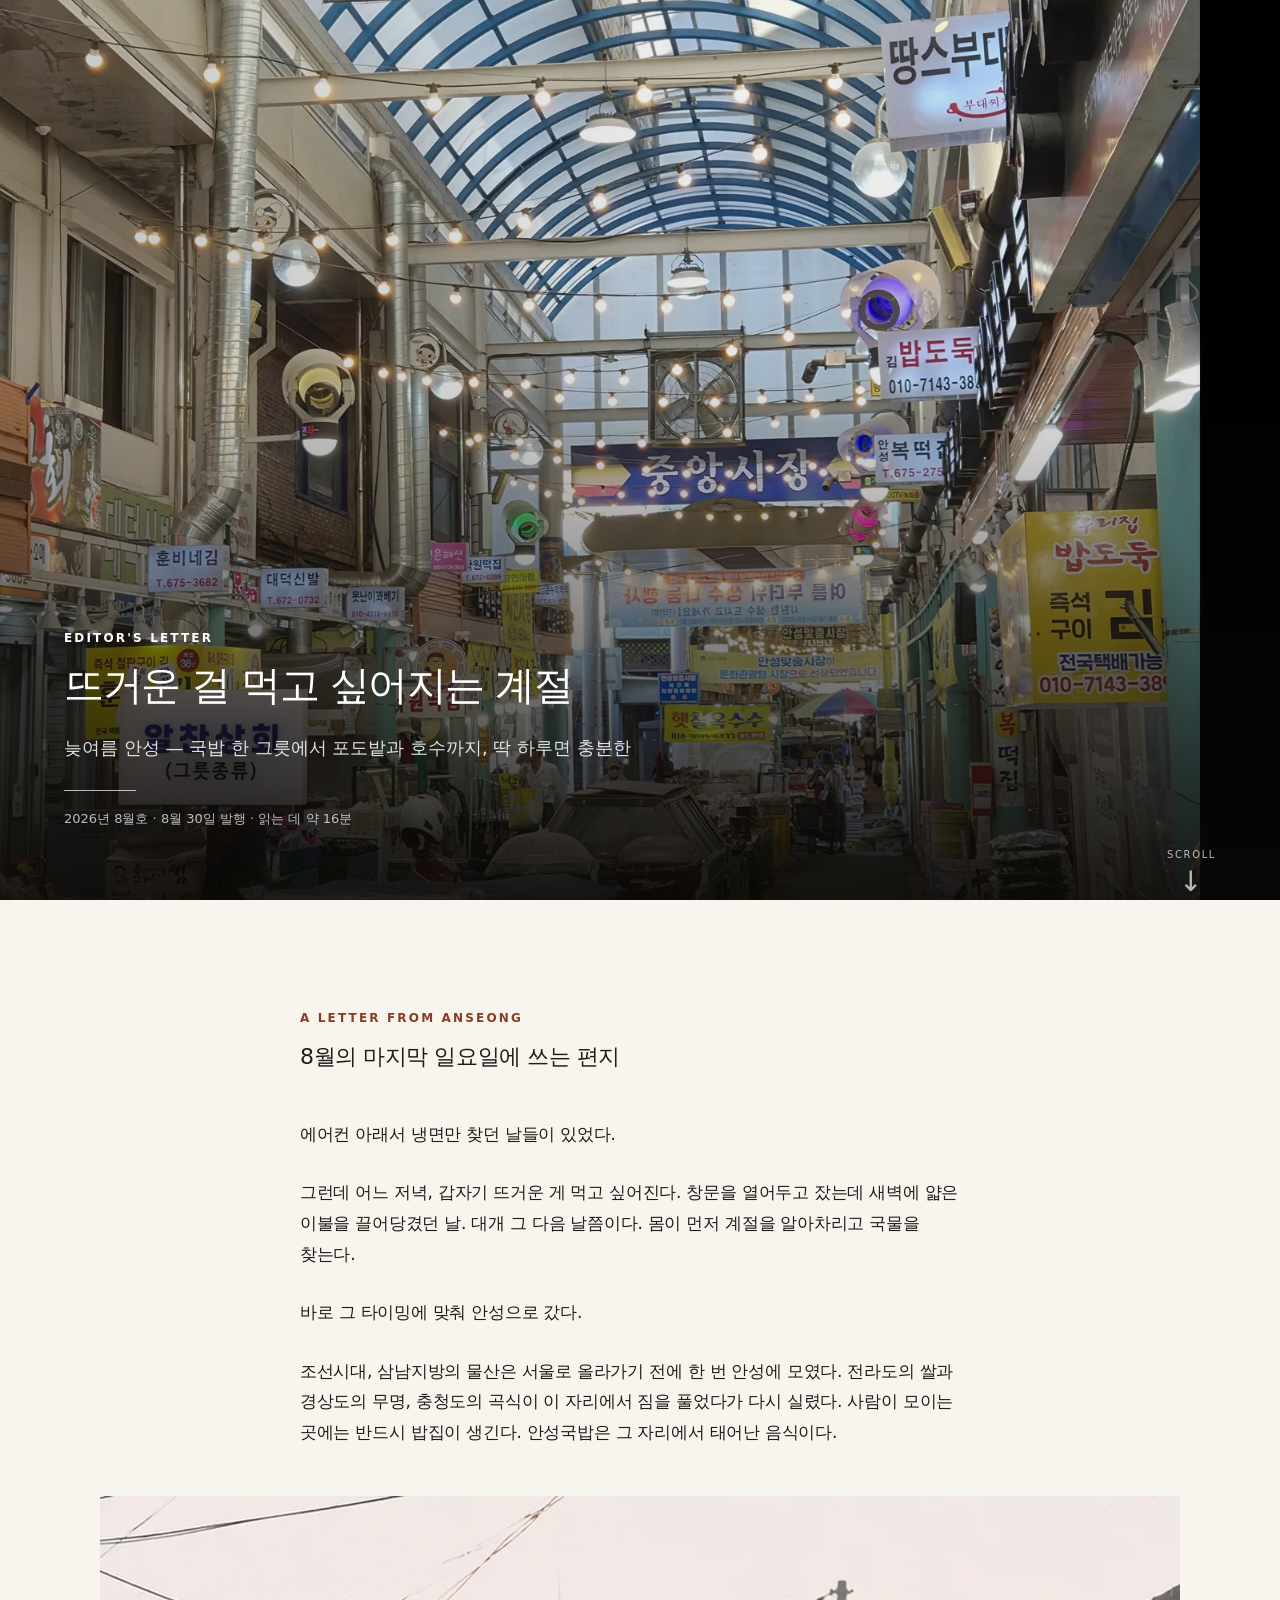
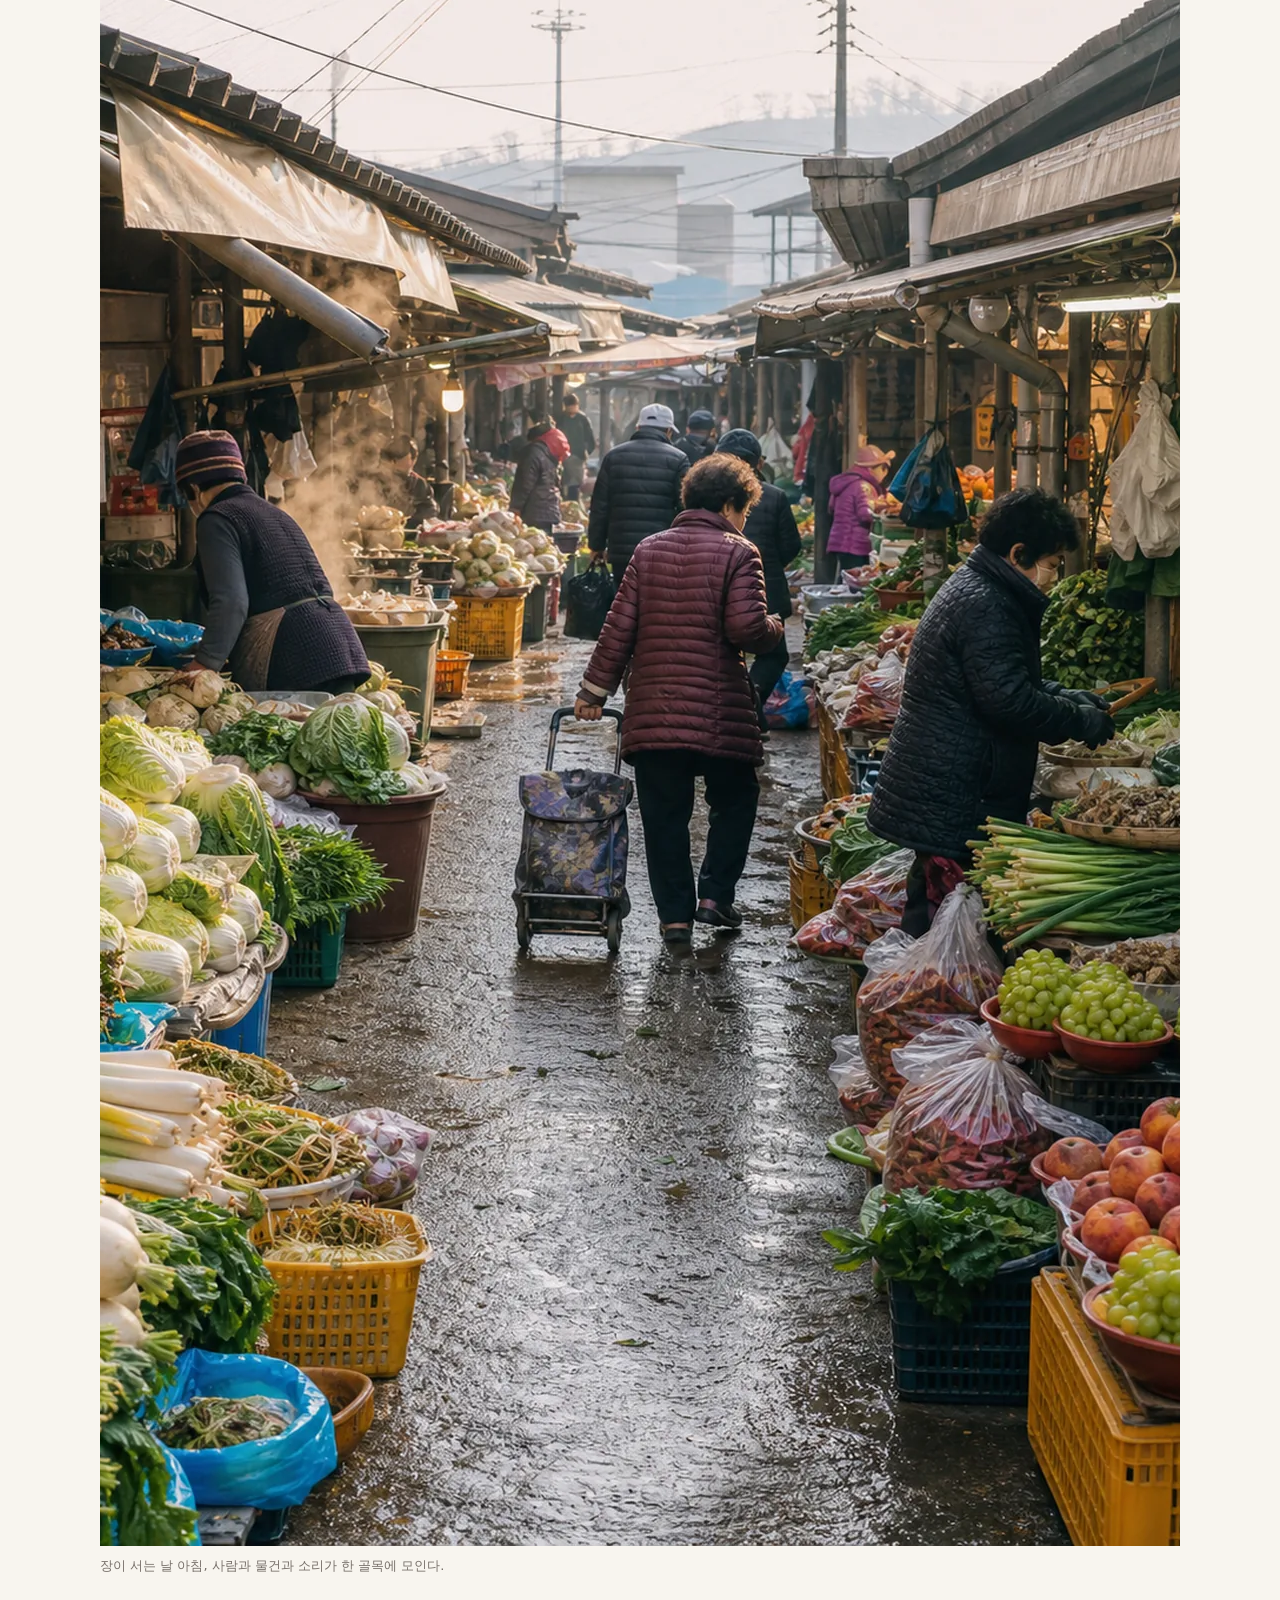
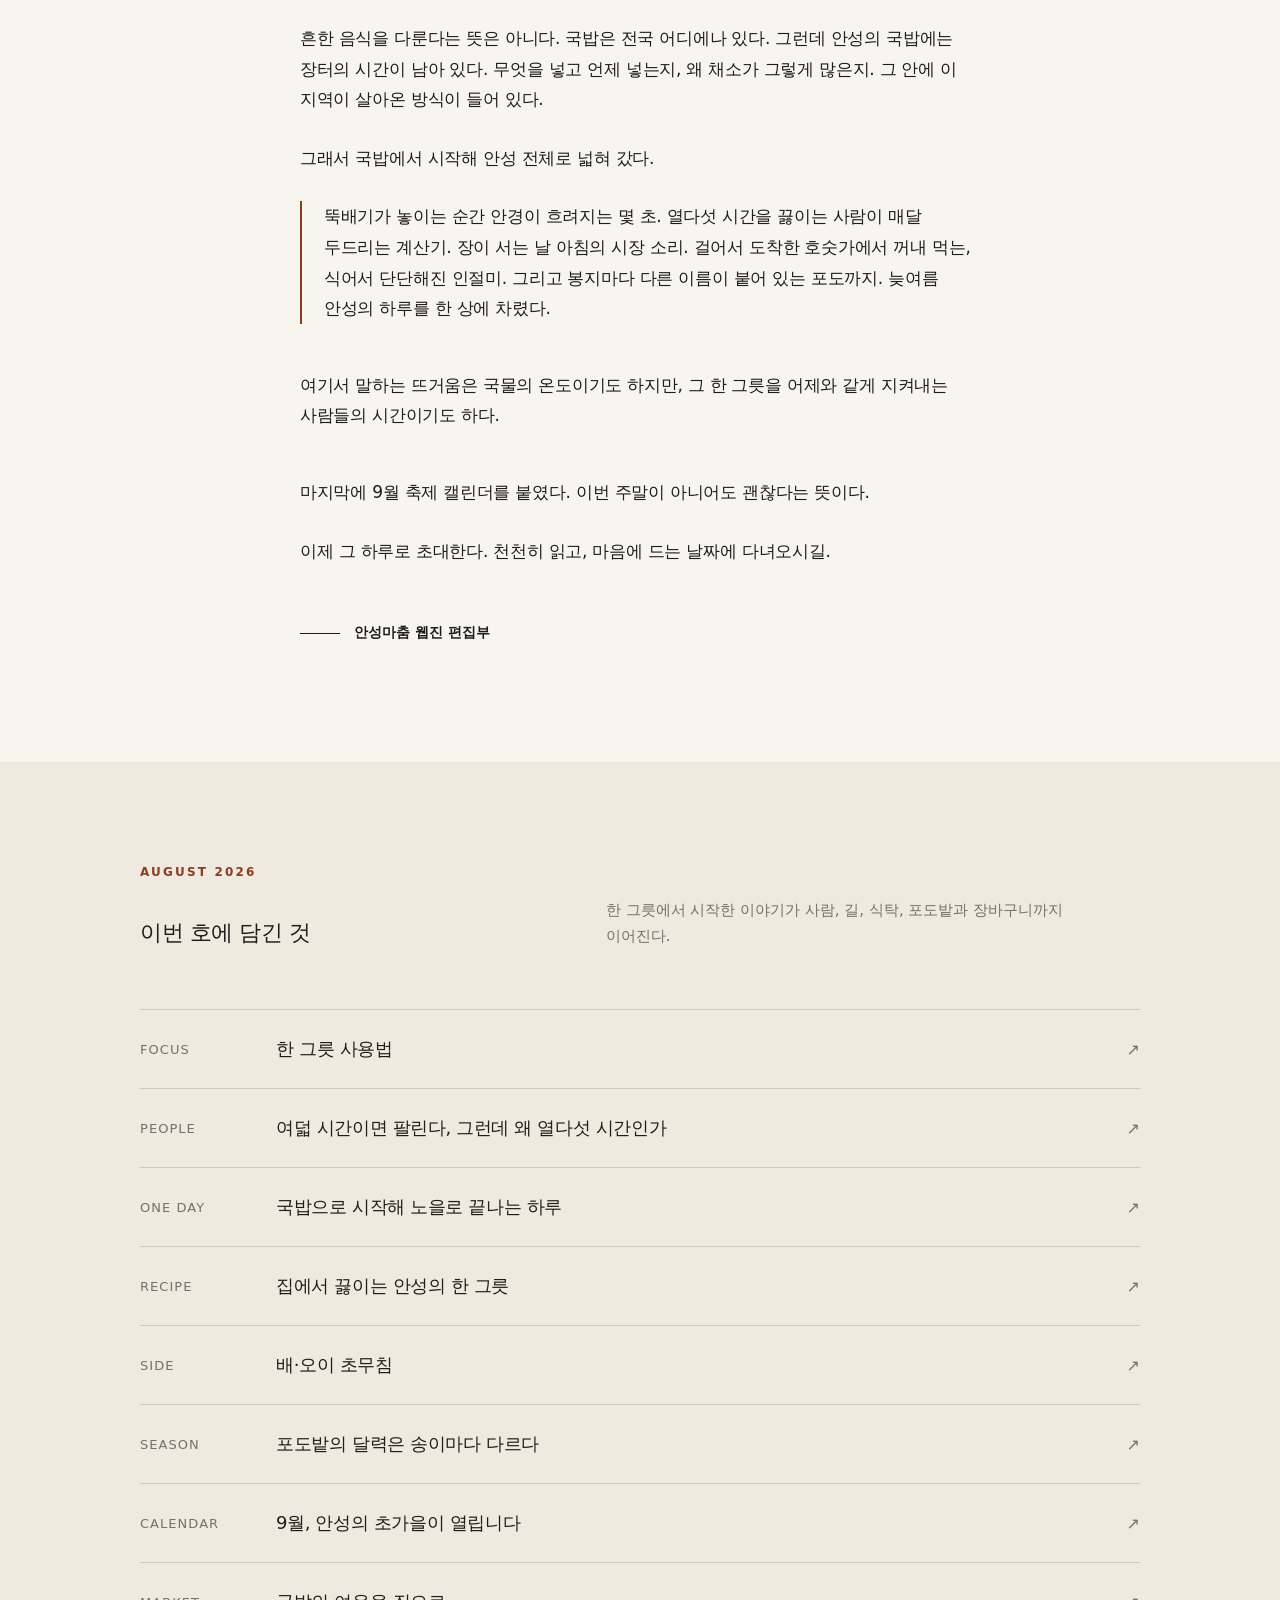
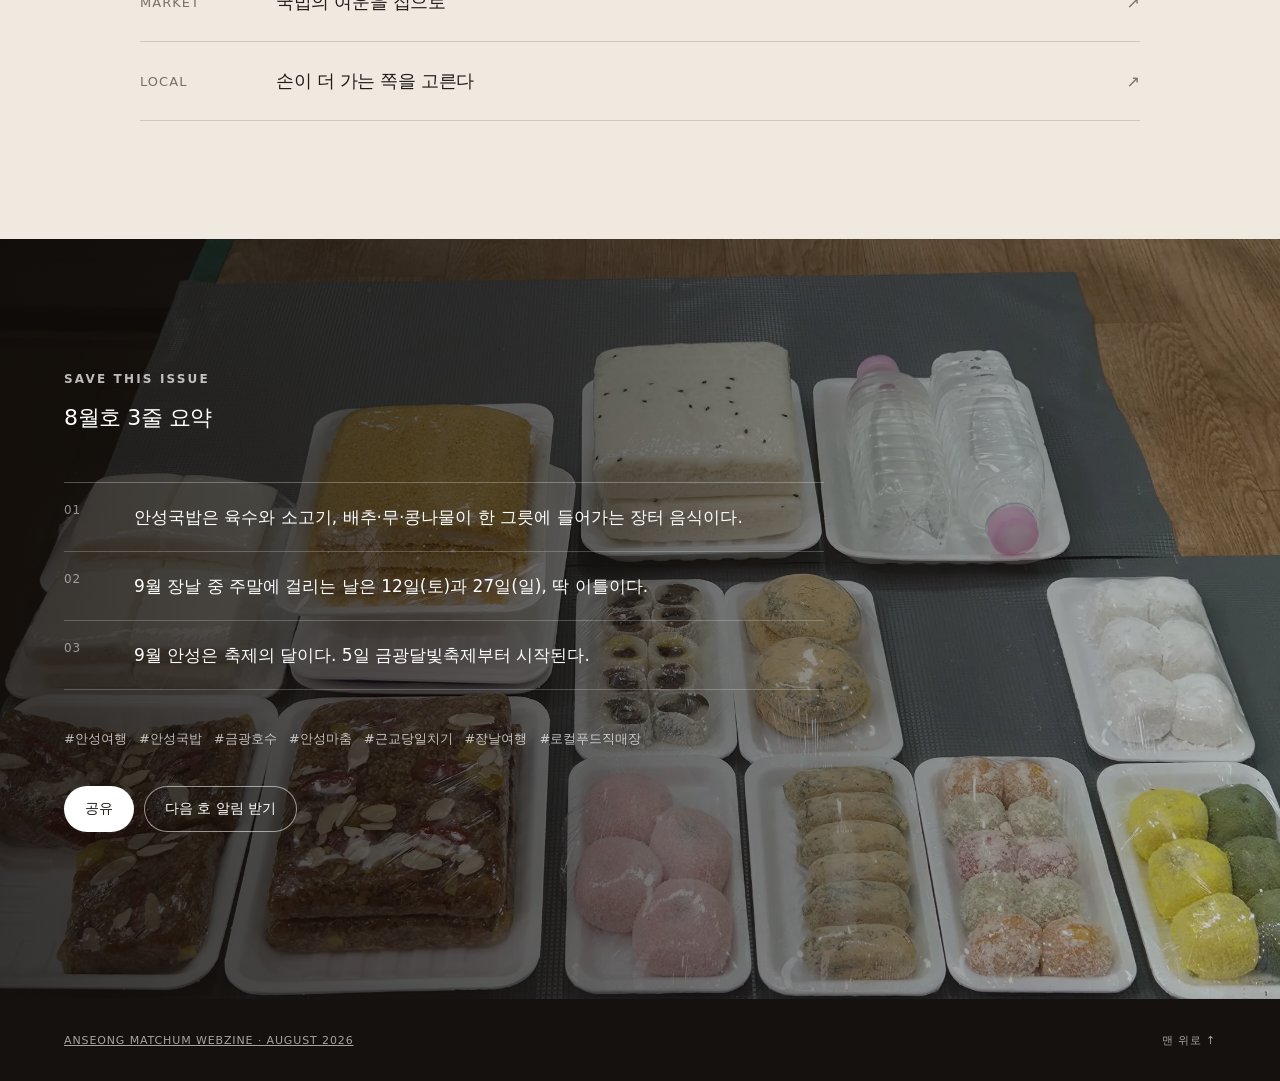
<file: editors-letter/index.html>
<!doctype html>
<html lang="ko">
<head>
  <meta charset="utf-8" />
  <meta name="viewport" content="width=device-width, initial-scale=1" />
  <meta name="description" content="안성마춤 웹진 2026년 8월호 에디터스 레터 — 뜨거운 걸 먹고 싶어지는 계절" />
  <meta name="theme-color" content="#16110d" />
  <link rel="canonical" href="https://vidavida1970.github.io/ansung/editors-letter/" />
  <meta property="og:type" content="article" />
  <meta property="og:locale" content="ko_KR" />
  <meta property="og:site_name" content="안성마춤 웹진" />
  <meta property="og:title" content="뜨거운 걸 먹고 싶어지는 계절" />
  <meta property="og:description" content="8월의 마지막 일요일에 쓰는 편지. 국밥에서 시작해 안성의 하루를 한 상에 차렸습니다." />
  <meta property="og:url" content="https://vidavida1970.github.io/ansung/editors-letter/" />
  <meta property="og:image" content="https://vidavida1970.github.io/ansung/editors-letter/assets/og-letter.webp" />
  <meta name="twitter:card" content="summary_large_image" />
  <meta name="twitter:title" content="뜨거운 걸 먹고 싶어지는 계절" />
  <meta name="twitter:description" content="8월의 마지막 일요일에 쓰는 편지. 국밥에서 시작해 안성의 하루를 한 상에 차렸습니다." />
  <meta name="twitter:image" content="https://vidavida1970.github.io/ansung/editors-letter/assets/og-letter.webp" />
  <title>EDITOR'S LETTER | 8월의 마지막 일요일에 쓰는 편지</title>
  <link rel="stylesheet" href="styles.css" />
</head>
<body>
  <a class="skip-link" href="#letter">본문으로 건너뛰기</a>

  <header class="hero" aria-labelledby="hero-title">
    <picture class="hero__picture">
      <source media="(max-width: 720px)" srcset="assets/hero-mobile.webp" />
      <img src="assets/hero-desktop.webp" alt="김이 피어오르는 뜨거운 안성국밥 뚝배기가 테이블에 놓이는 순간" width="2400" height="1500" fetchpriority="high" />
    </picture>
    <div class="hero__shade"></div>
    <div class="hero__inner">
      <p class="eyebrow">EDITOR'S LETTER</p>
      <h1 id="hero-title">뜨거운 걸 먹고<br class="mobile-break" /> 싶어지는 계절</h1>
      <p class="hero__subtitle">늦여름 안성 — 국밥 한 그릇에서 포도밭과 호수까지, 딱 하루면 충분한</p>
      <div class="hero__rule" aria-hidden="true"></div>
      <p class="hero__meta">2026년 8월호 · 8월 30일 발행 · 읽는 데 약 16분</p>
      <a class="hero__scroll" href="#letter" aria-label="에디터스 레터 본문으로 이동">
        <span>SCROLL</span>
        <span class="hero__arrow" aria-hidden="true">↓</span>
      </a>
    </div>
  </header>

  <main>
    <article id="letter" class="letter" aria-labelledby="letter-title">
      <header class="letter__header shell shell--text">
        <p class="section-kicker">A LETTER FROM ANSEONG</p>
        <h2 id="letter-title">8월의 마지막 일요일에 쓰는 편지</h2>
      </header>

      <div class="shell shell--text letter__copy">
        <p>에어컨 아래서 냉면만 찾던 날들이 있었다.</p>

        <p>그런데 어느 저녁, 갑자기 뜨거운 게 먹고 싶어진다. 창문을 열어두고 잤는데 새벽에 얇은 이불을 끌어당겼던 날. 대개 그 다음 날쯤이다. 몸이 먼저 계절을 알아차리고 국물을 찾는다.</p>

        <p>바로 그 타이밍에 맞춰 안성으로 갔다.</p>

        <p>조선시대, 삼남지방의 물산은 서울로 올라가기 전에 한 번 안성에 모였다. 전라도의 쌀과 경상도의 무명, 충청도의 곡식이 이 자리에서 짐을 풀었다가 다시 실렸다. 사람이 모이는 곳에는 반드시 밥집이 생긴다. 안성국밥은 그 자리에서 태어난 음식이다.</p>
      </div>

      <figure class="wide-figure">
        <img src="assets/market-day.webp" alt="안성 장날, 채소와 과일이 가득한 시장 매대" width="1237" height="1650" loading="lazy" />
        <figcaption>장이 서는 날 아침, 사람과 물건과 소리가 한 골목에 모인다.</figcaption>
      </figure>

      <div class="shell shell--text letter__copy">
        <p>흔한 음식을 다룬다는 뜻은 아니다. 국밥은 전국 어디에나 있다. 그런데 안성의 국밥에는 장터의 시간이 남아 있다. 무엇을 넣고 언제 넣는지, 왜 채소가 그렇게 많은지. 그 안에 이 지역이 살아온 방식이 들어 있다.</p>

        <p>그래서 국밥에서 시작해 안성 전체로 넓혀 갔다.</p>

        <p class="sensory">뚝배기가 놓이는 순간 안경이 흐려지는 몇 초. 열다섯 시간을 끓이는 사람이 매달 두드리는 계산기. 장이 서는 날 아침의 시장 소리. 걸어서 도착한 호숫가에서 꺼내 먹는, 식어서 단단해진 인절미. 그리고 봉지마다 다른 이름이 붙어 있는 포도까지. 늦여름 안성의 하루를 한 상에 차렸다.</p>

        <p class="highlight">여기서 말하는 뜨거움은 국물의 온도이기도 하지만, 그 한 그릇을 어제와 같게 지켜내는 사람들의 시간이기도 하다.</p>

        <p>마지막에 9월 축제 캘린더를 붙였다. 이번 주말이 아니어도 괜찮다는 뜻이다.</p>

        <p>이제 그 하루로 초대한다. 천천히 읽고, 마음에 드는 날짜에 다녀오시길.</p>

        <footer class="signature" aria-label="에디터 서명">
          <span class="signature__line" aria-hidden="true"></span>
          <strong>안성마춤 웹진 편집부</strong>
        </footer>
      </div>
    </article>

    <nav id="contents" class="contents" aria-labelledby="contents-title">
      <div class="shell shell--contents">
        <div class="contents__heading">
          <p class="section-kicker">AUGUST 2026</p>
          <h2 id="contents-title">이번 호에 담긴 것</h2>
          <p>한 그릇에서 시작한 이야기가 사람, 길, 식탁, 포도밭과 장바구니까지 이어진다.</p>
        </div>

        <ol class="contents__list">
          <li><a href="../focus/"><span class="contents__category">Focus</span><span class="contents__title">한 그릇 사용법</span><span class="contents__arrow">↗</span></a></li>
          <li><a href="../people/"><span class="contents__category">People</span><span class="contents__title">여덟 시간이면 팔린다, 그런데 왜 열다섯 시간인가</span><span class="contents__arrow">↗</span></a></li>
          <li><a href="../one-day/"><span class="contents__category">One Day</span><span class="contents__title">국밥으로 시작해 노을로 끝나는 하루</span><span class="contents__arrow">↗</span></a></li>
          <li><a href="../home-table/"><span class="contents__category">Recipe</span><span class="contents__title">집에서 끓이는 안성의 한 그릇</span><span class="contents__arrow">↗</span></a></li>
          <li><a href="../home-table/#pairing"><span class="contents__category">Side</span><span class="contents__title">배·오이 초무침</span><span class="contents__arrow">↗</span></a></li>
          <li><a href="../season-pick/"><span class="contents__category">Season</span><span class="contents__title">포도밭의 달력은 송이마다 다르다</span><span class="contents__arrow">↗</span></a></li>
          <li><a href="../calendar/"><span class="contents__category">Calendar</span><span class="contents__title">9월, 안성의 초가을이 열립니다</span><span class="contents__arrow">↗</span></a></li>
          <li><a href="../market/"><span class="contents__category">Market</span><span class="contents__title">국밥의 여운을 집으로</span><span class="contents__arrow">↗</span></a></li>
          <li><a href="../localbrand/"><span class="contents__category">Local</span><span class="contents__title">손이 더 가는 쪽을 고른다</span><span class="contents__arrow">↗</span></a></li>
        </ol>
      </div>
    </nav>

    <section class="closing" aria-labelledby="closing-title">
      <img class="closing__image" src="assets/lake-sunset.webp" alt="해 질 무렵의 금광호수" width="2200" height="1650" loading="lazy" />
      <div class="closing__shade"></div>
      <div class="closing__content shell">
        <p class="eyebrow">SAVE THIS ISSUE</p>
        <h2 id="closing-title">8월호 3줄 요약</h2>
        <ol class="summary-list">
          <li><span>01</span><p>안성국밥은 육수와 소고기, 배추·무·콩나물이 한 그릇에 들어가는 장터 음식이다.</p></li>
          <li><span>02</span><p>9월 장날 중 주말에 걸리는 날은 12일(토)과 27일(일), 딱 이틀이다.</p></li>
          <li><span>03</span><p>9월 안성은 축제의 달이다. 5일 금광달빛축제부터 시작된다.</p></li>
        </ol>

        <div class="tags" aria-label="해시태그">
          <span>#안성여행</span><span>#안성국밥</span><span>#금광호수</span><span>#안성마춤</span><span>#근교당일치기</span><span>#장날여행</span><span>#로컬푸드직매장</span>
        </div>

        <div class="closing__actions">
          <button class="button button--light" type="button" id="shareButton">공유</button>
          <button class="button button--outline" type="button" id="notifyButton">다음 호 알림 받기</button>
        </div>
        <p class="closing__note" id="actionMessage" aria-live="polite"></p>
      </div>
    </section>
  </main>

  <footer class="site-footer">
    <div class="shell site-footer__inner">
      <p><a href="../">ANSEONG MATCHUM WEBZINE · AUGUST 2026</a></p>
      <a href="#letter" class="site-footer__top">맨 위로 ↑</a>
    </div>
  </footer>

  <script src="script.js"></script>
</body>
</html>
</file>
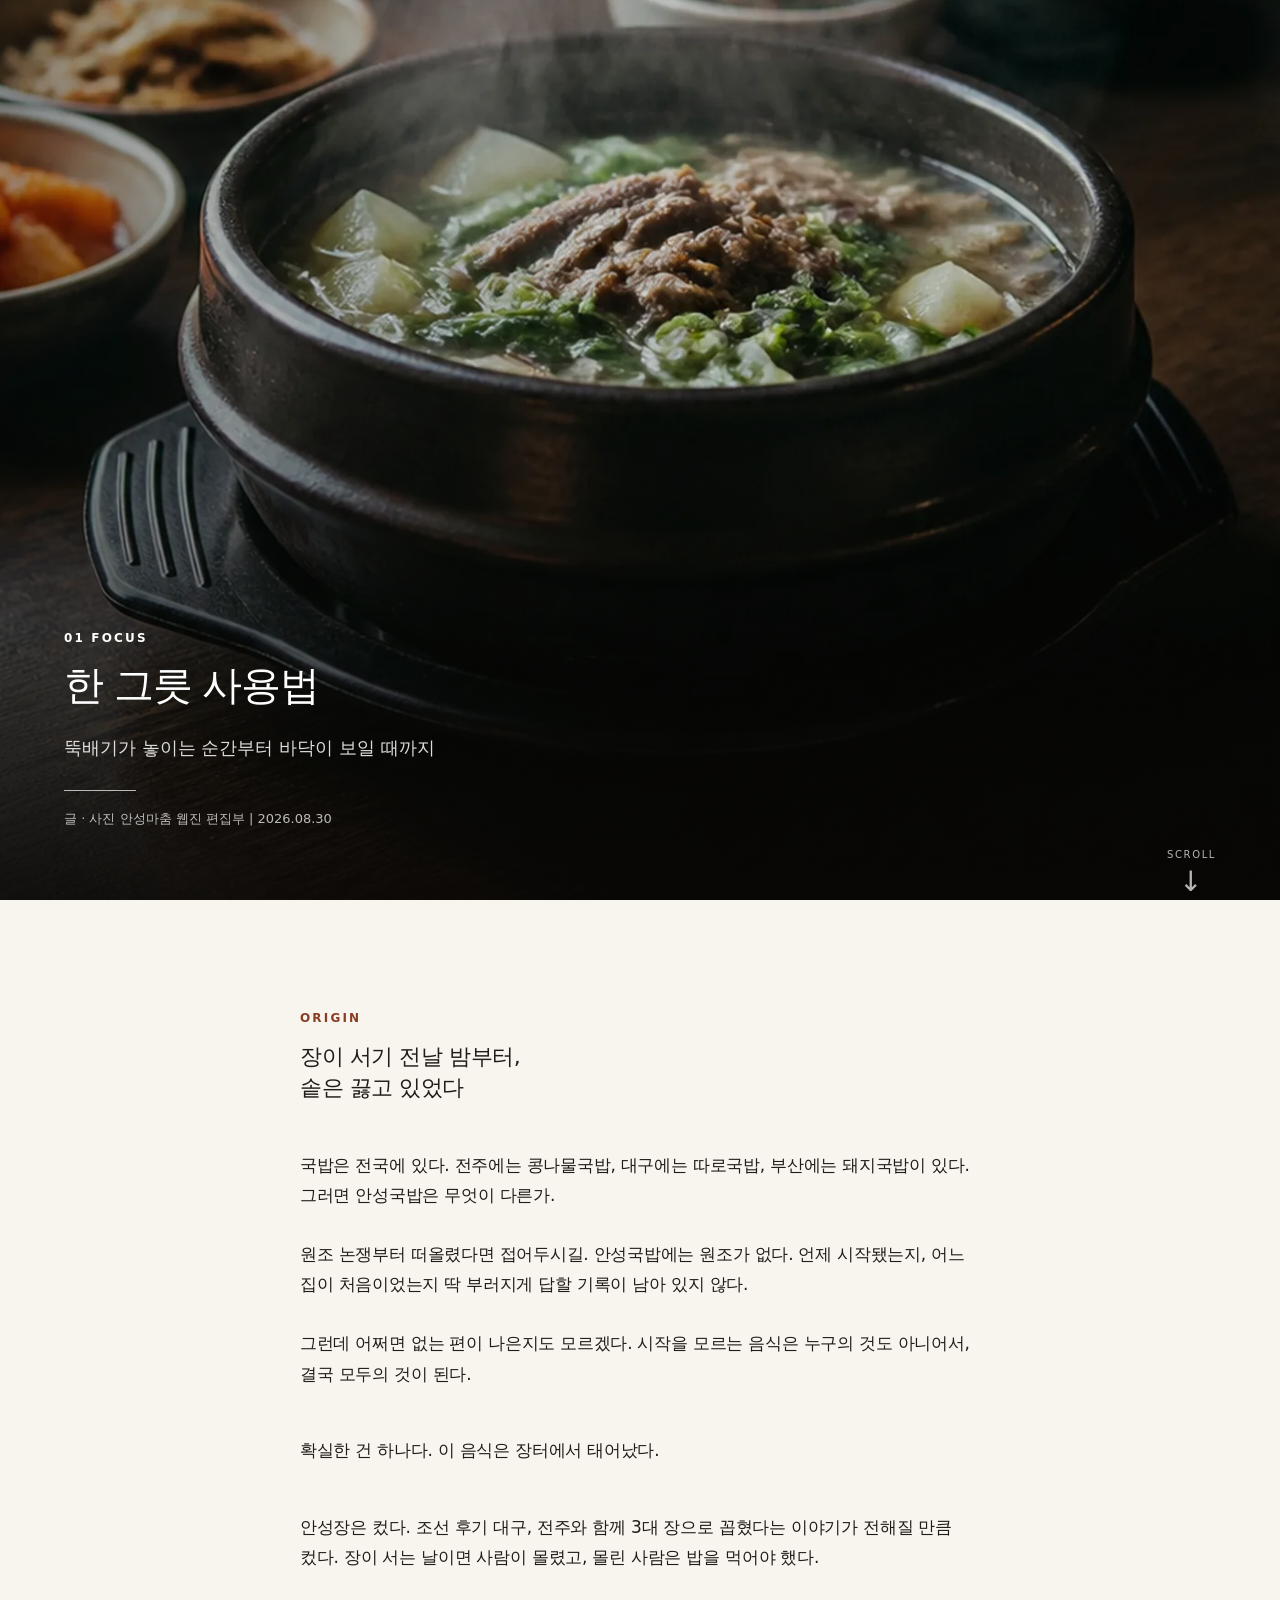
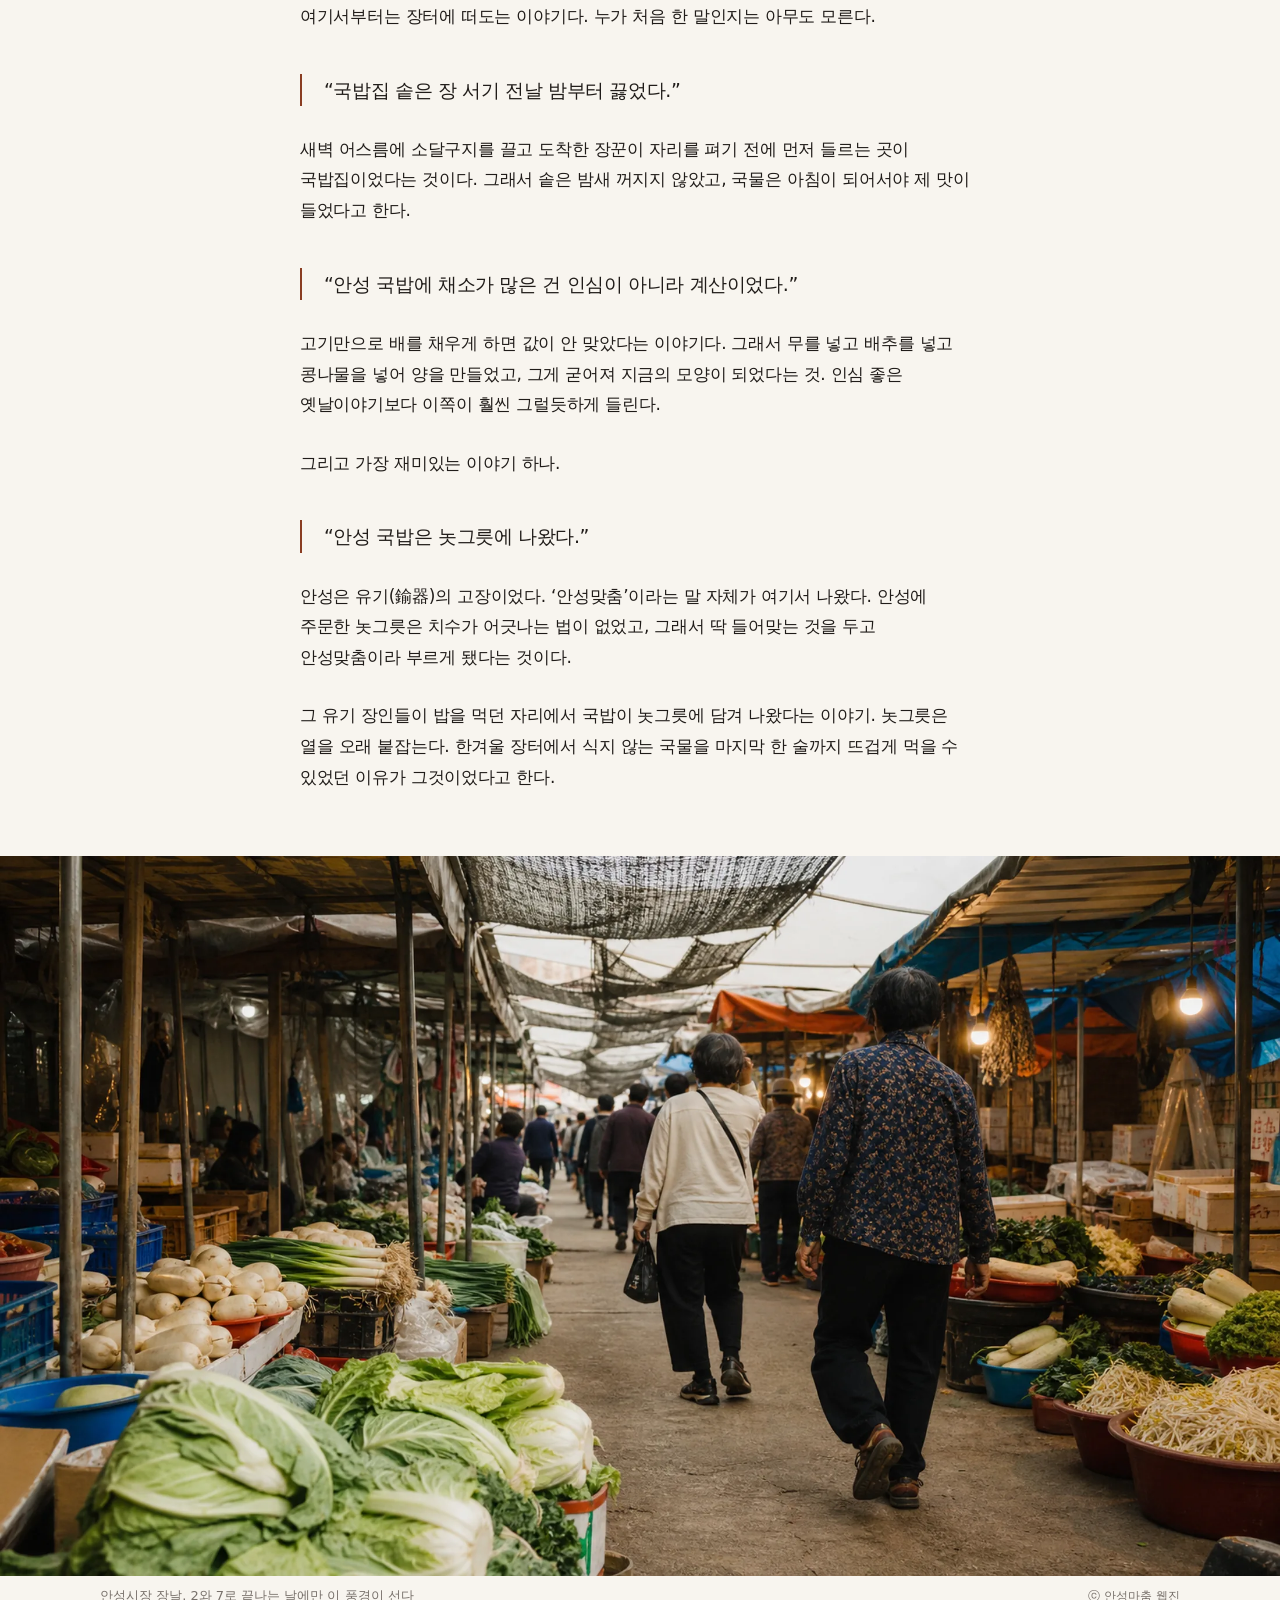
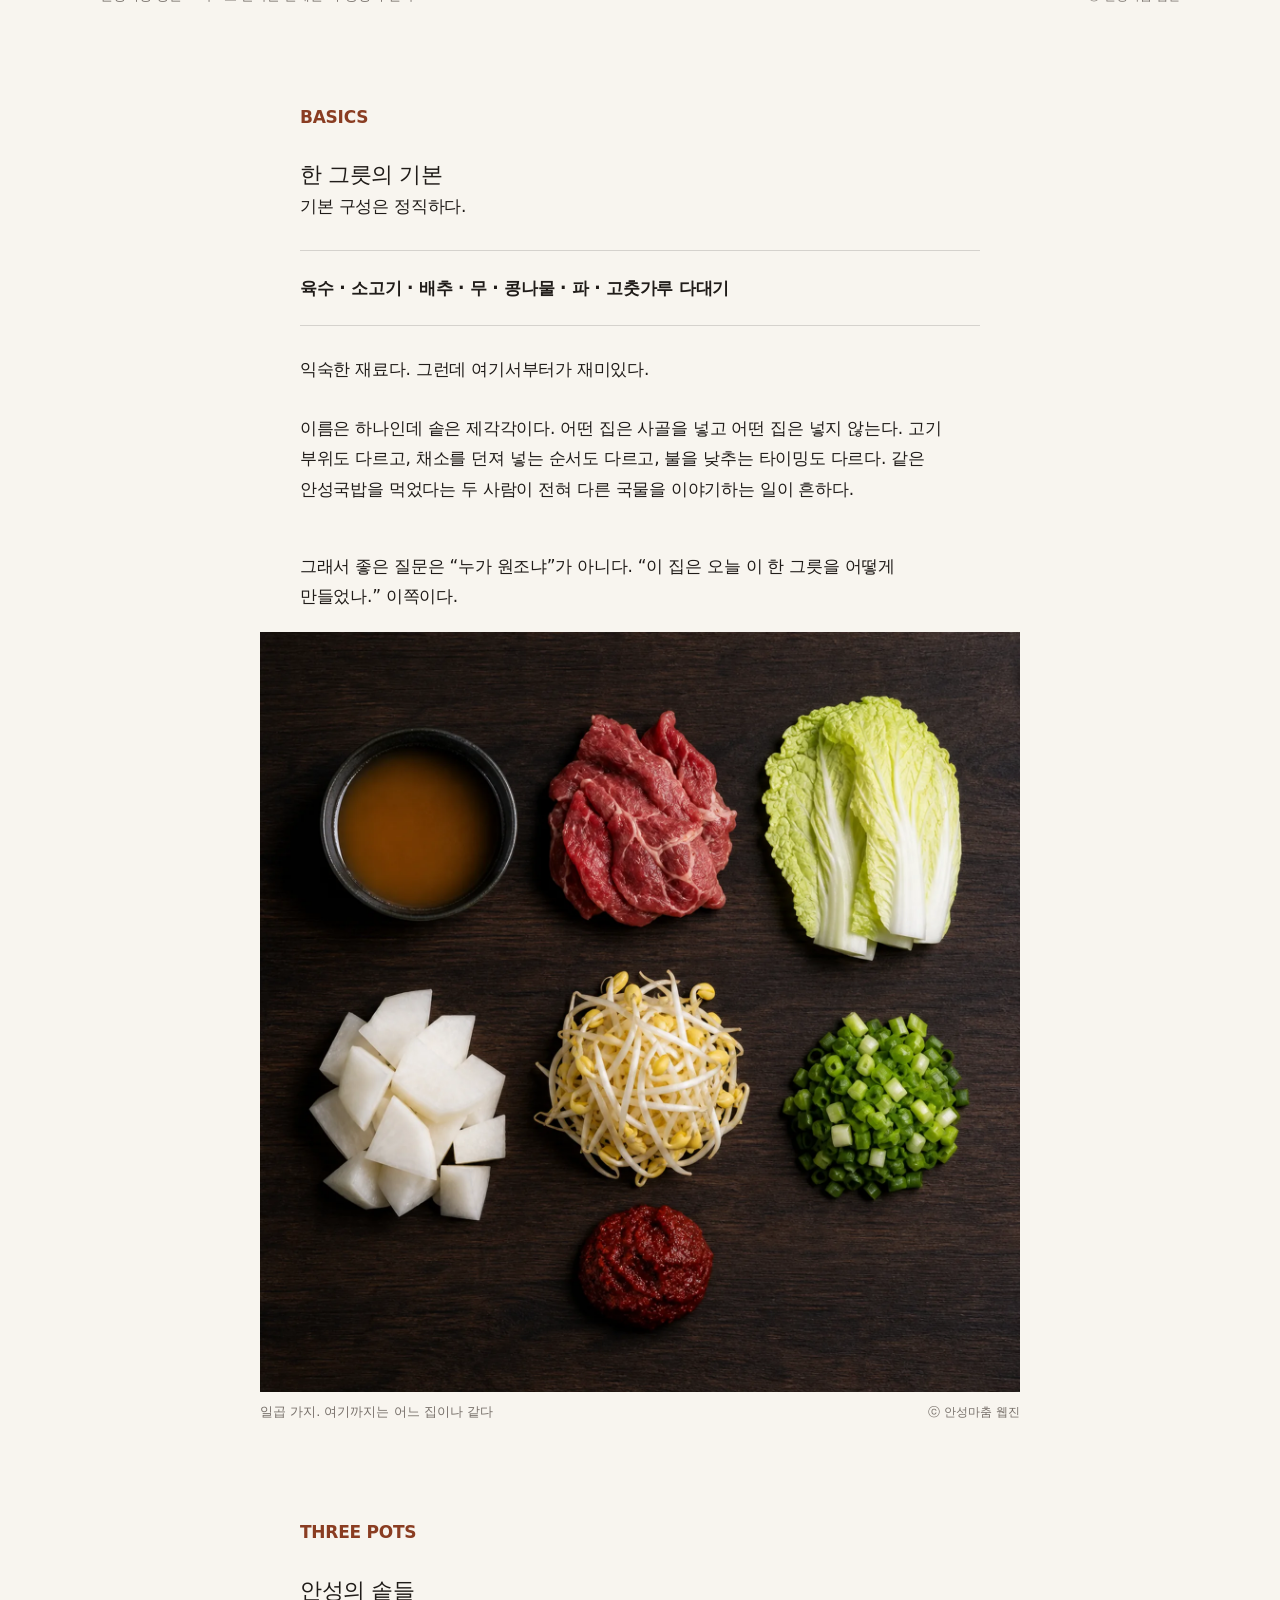
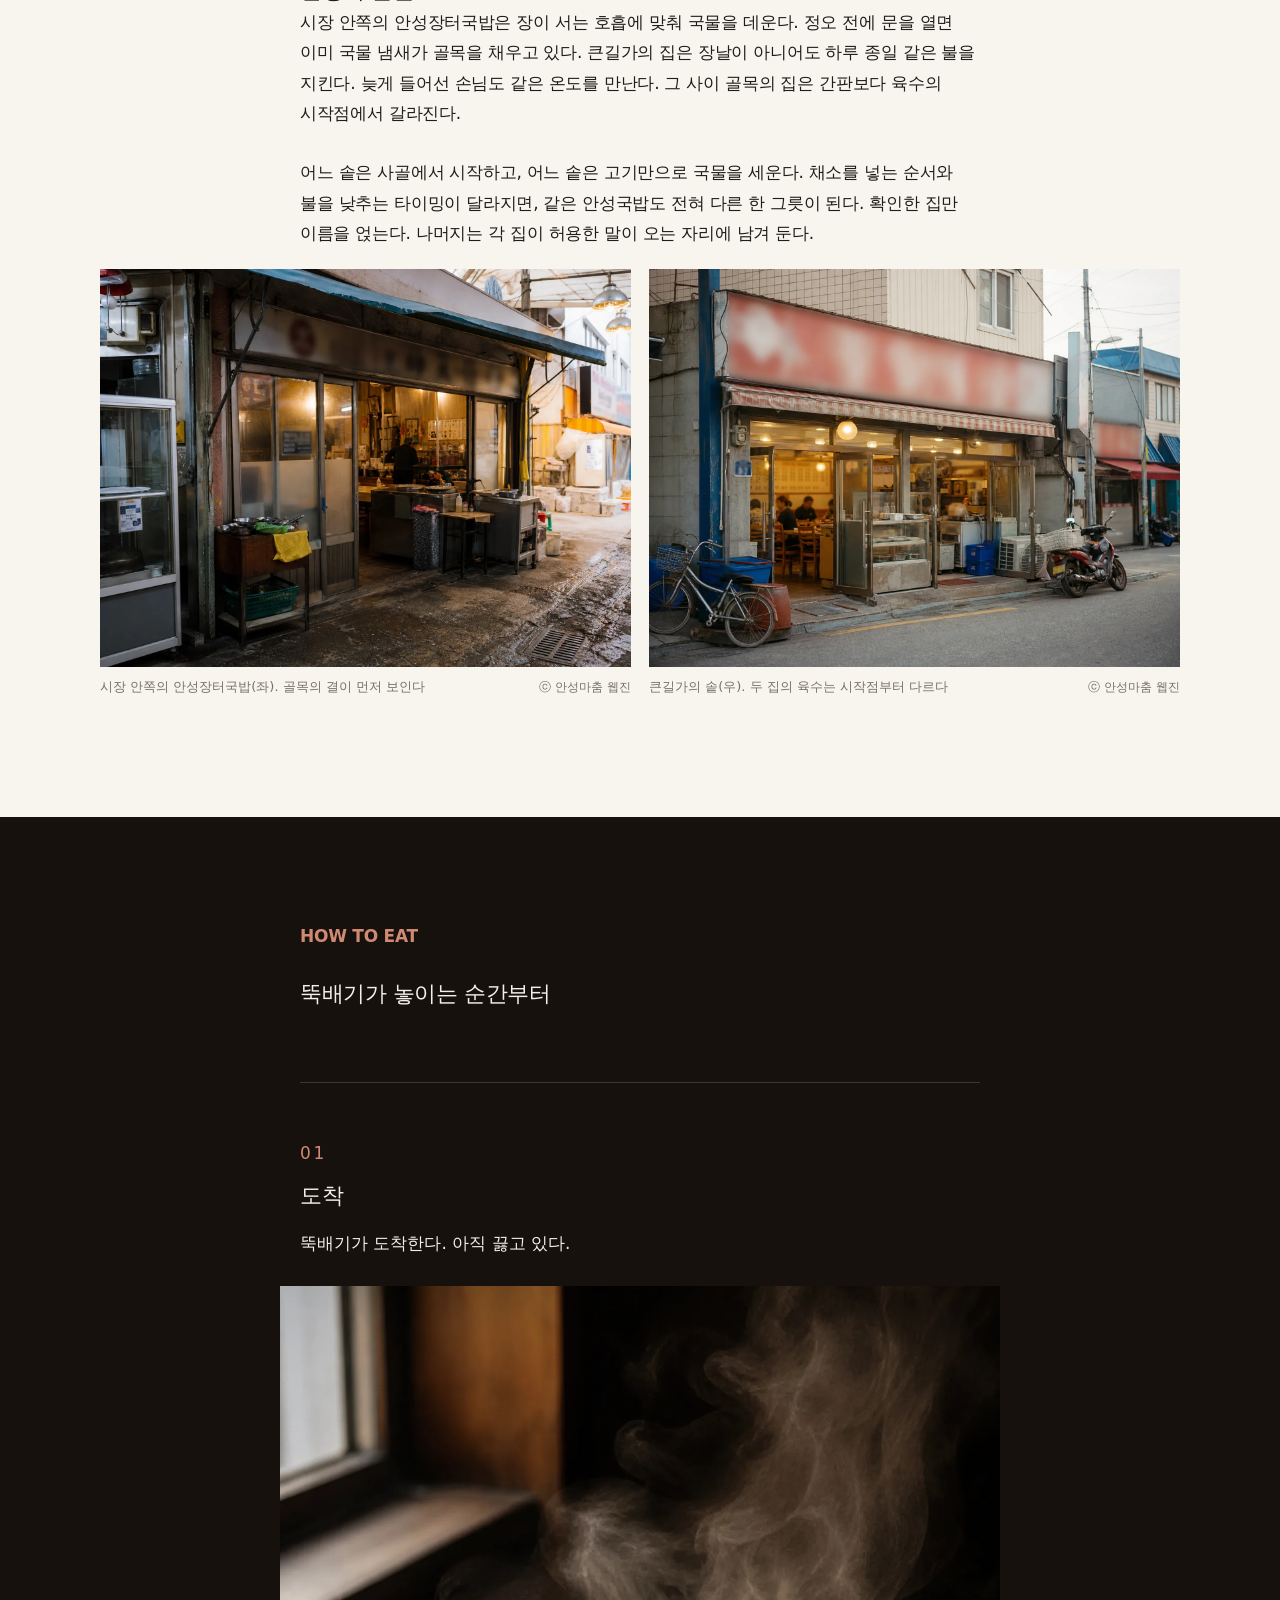
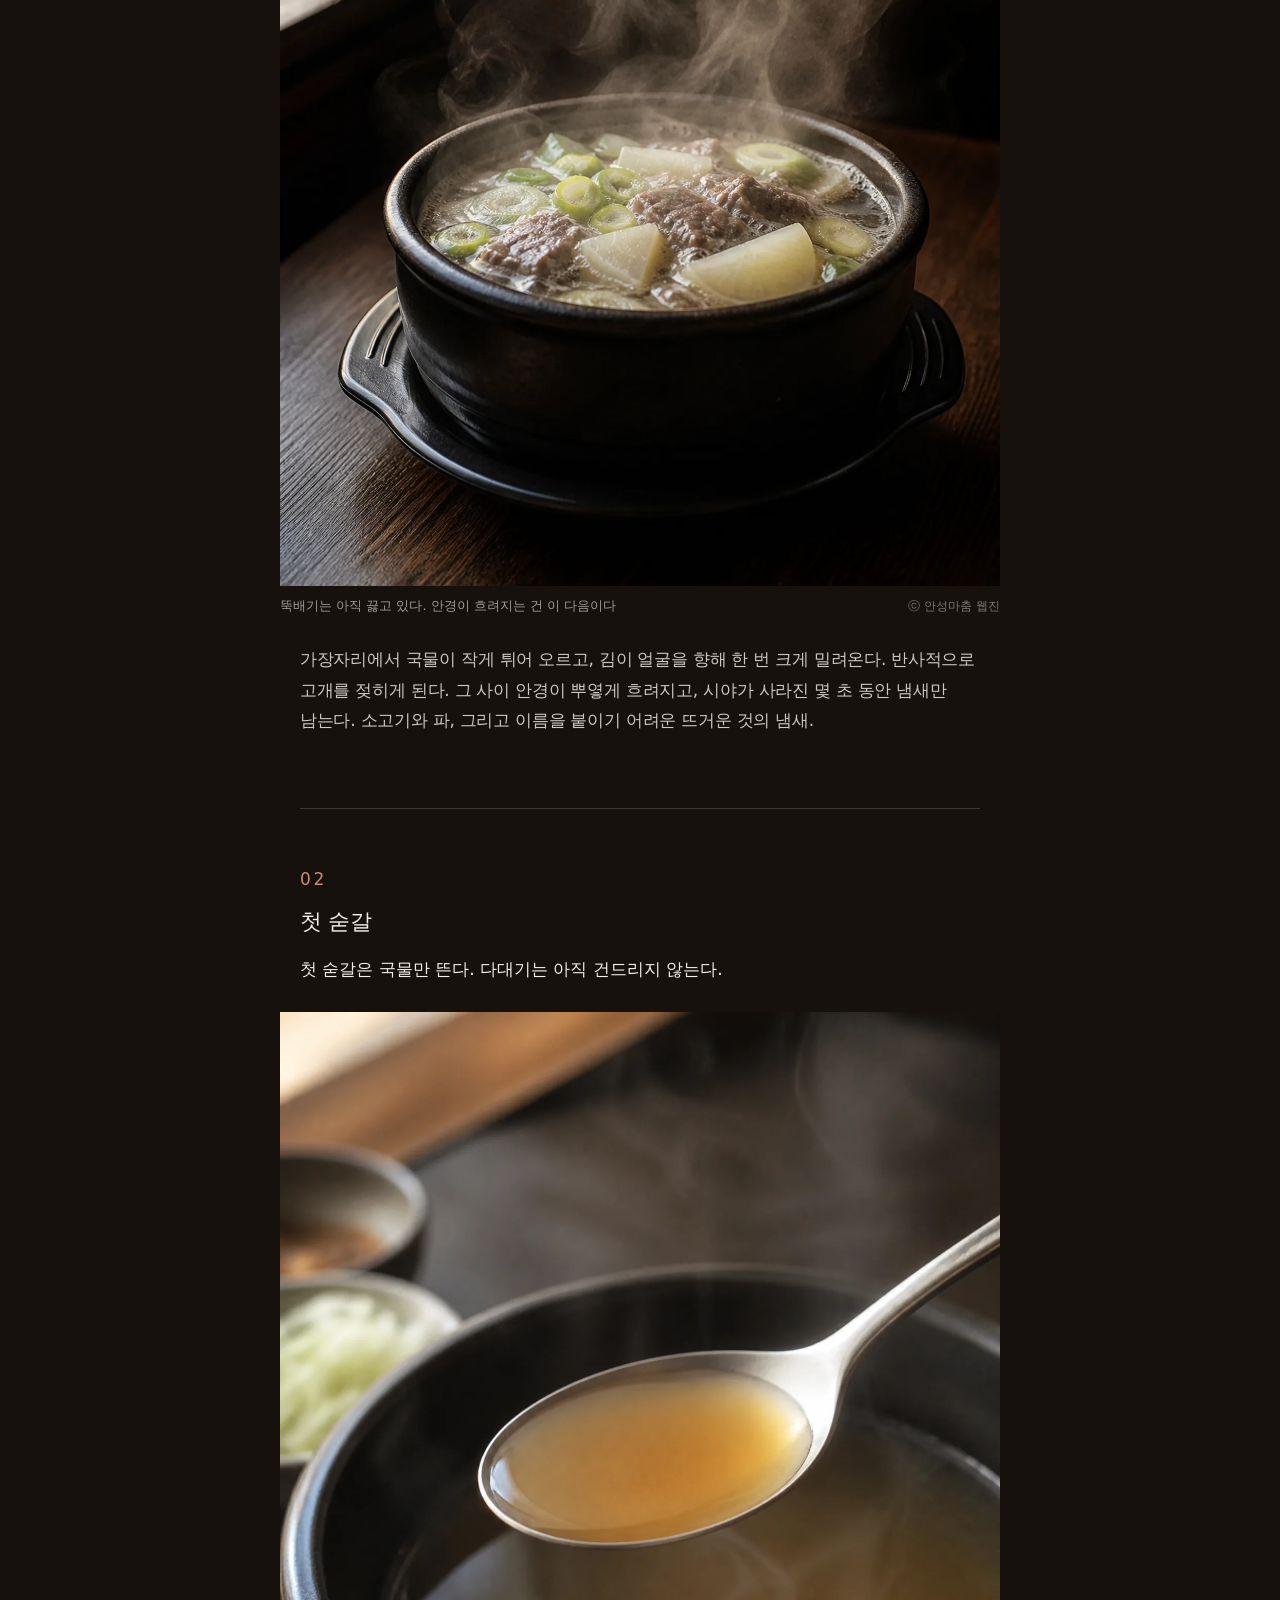
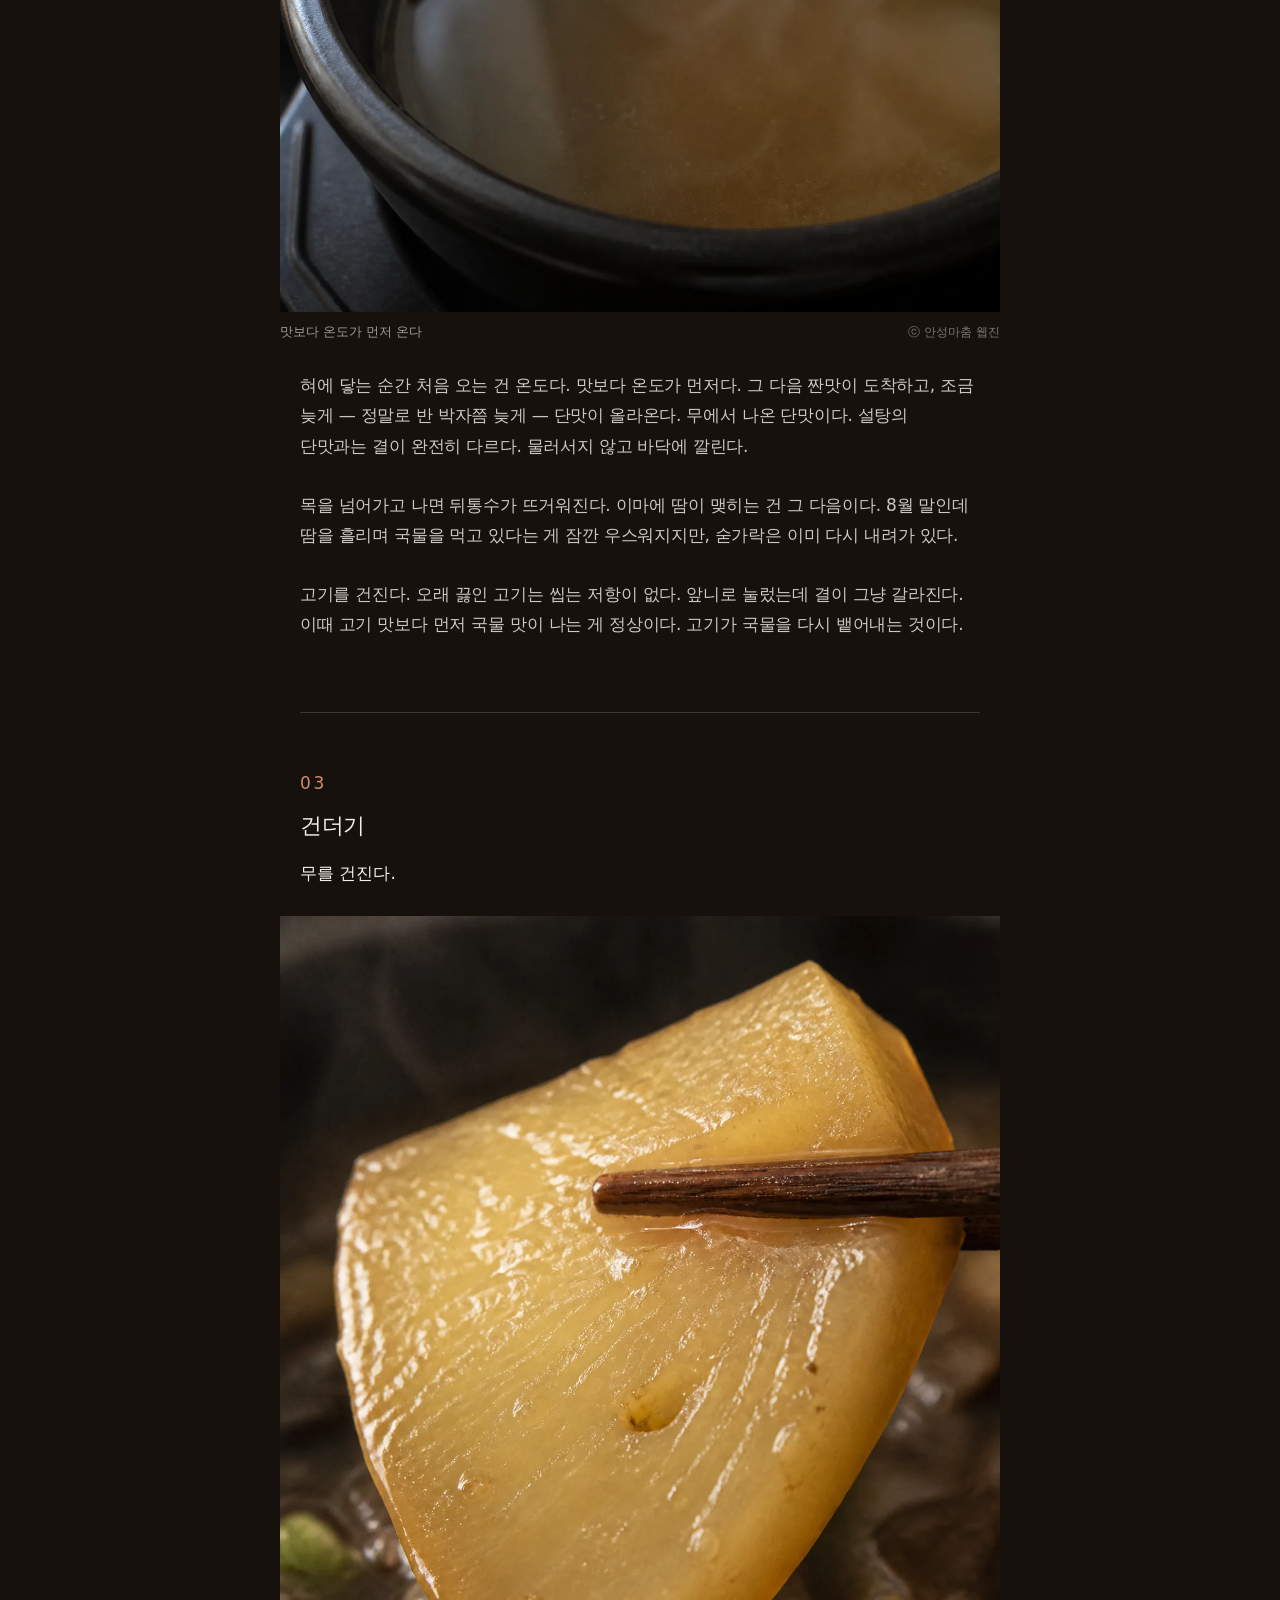
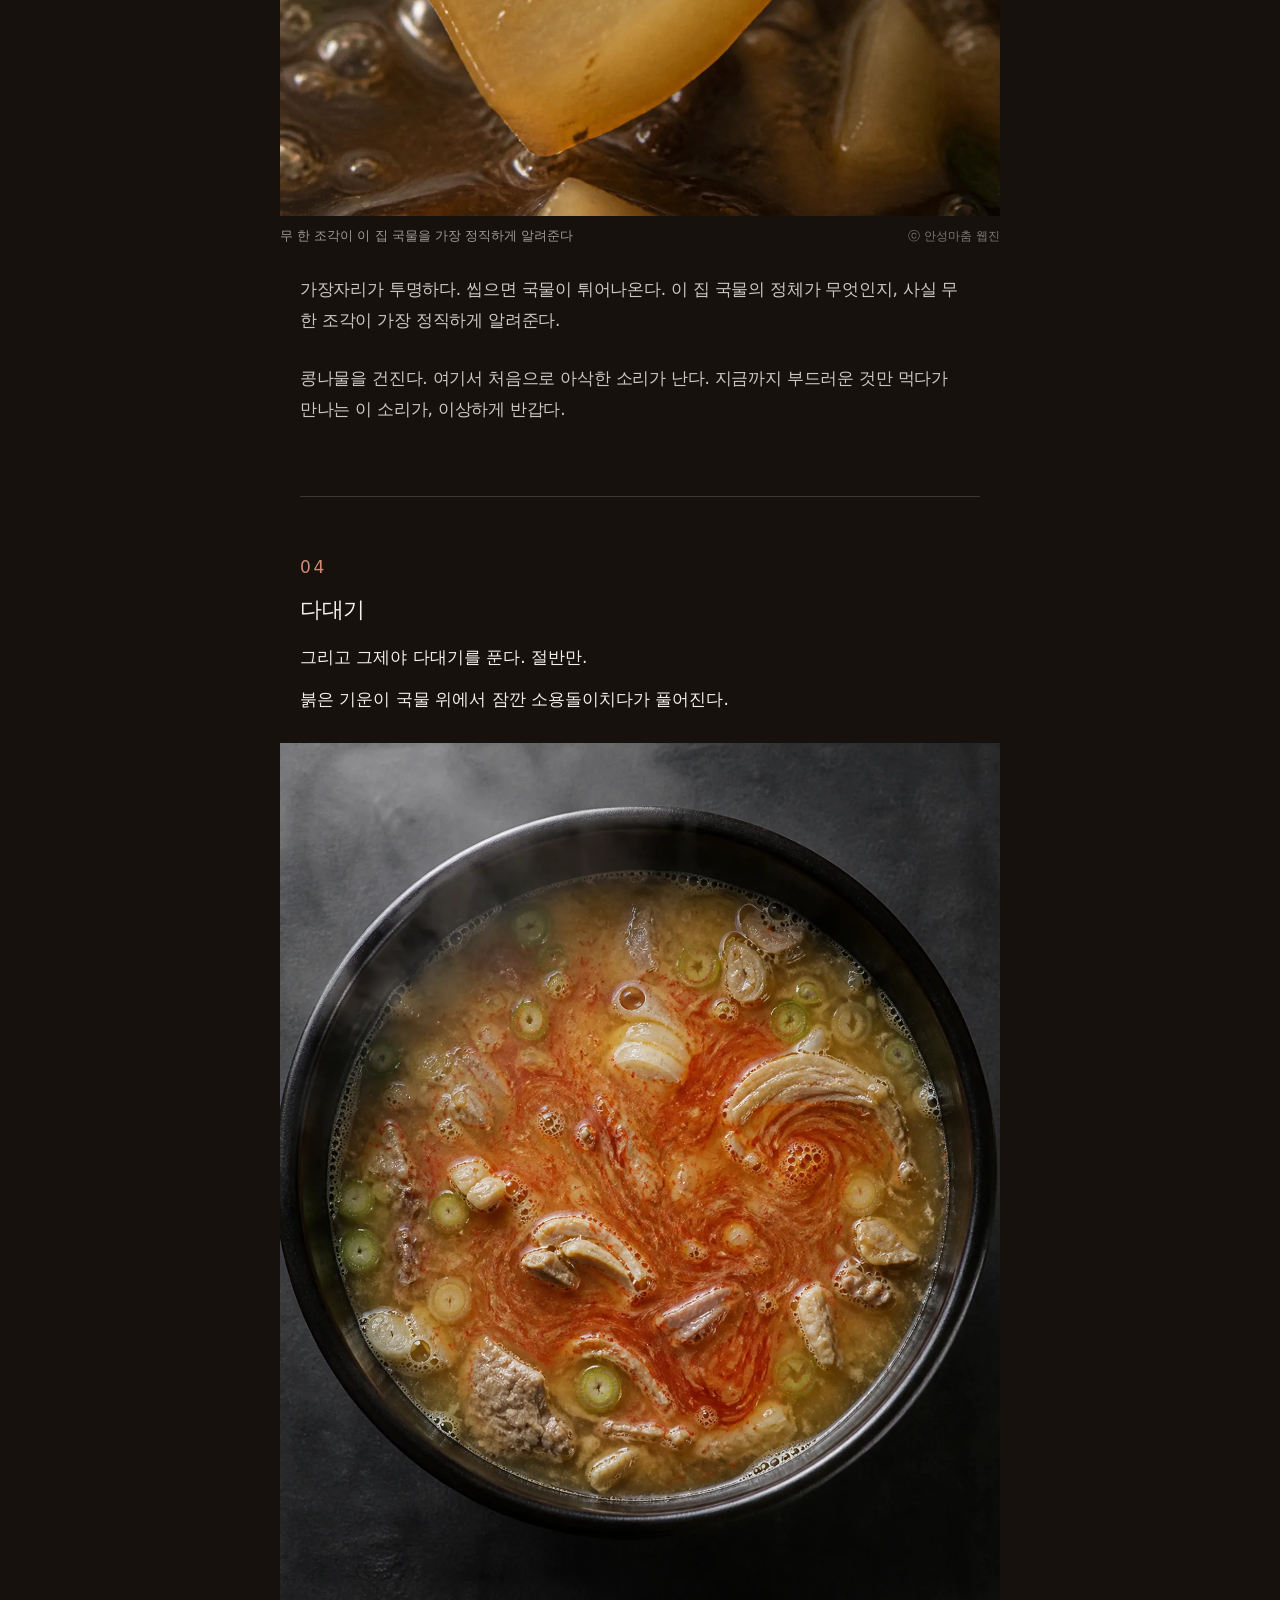
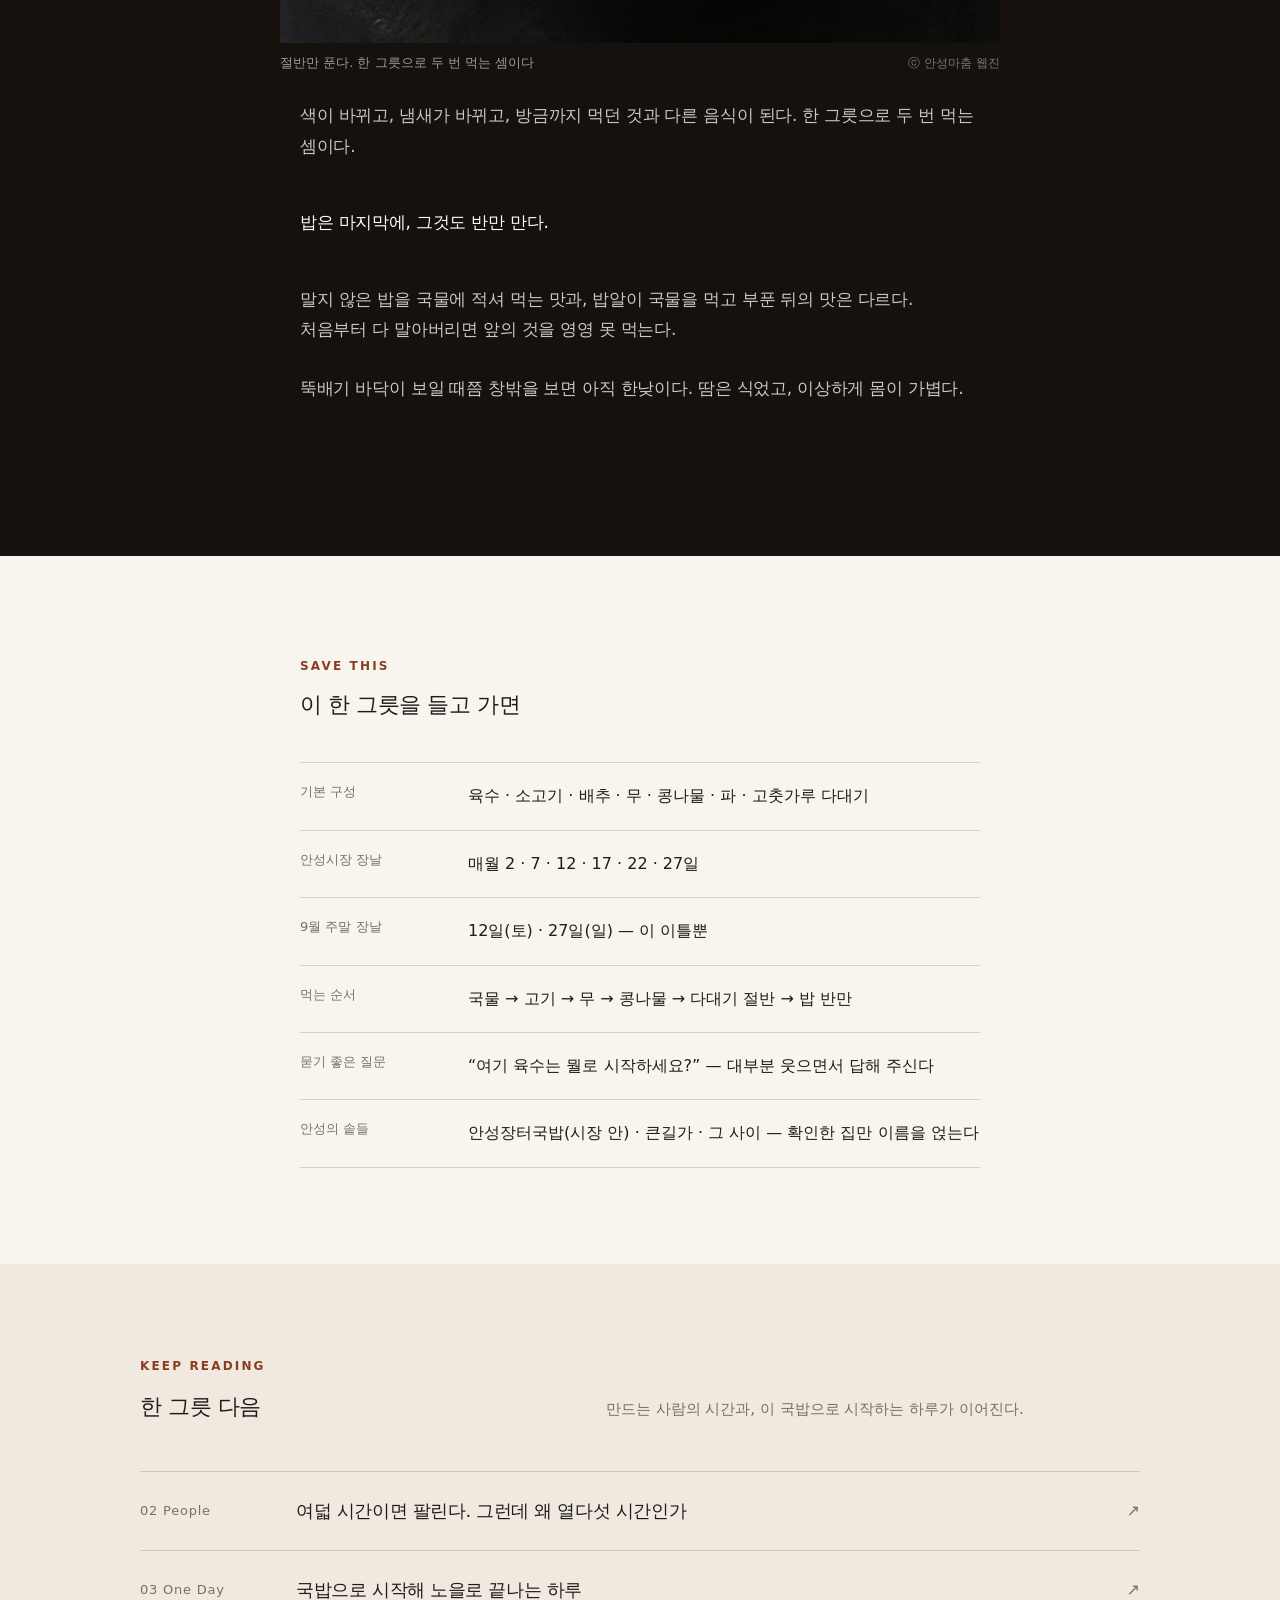
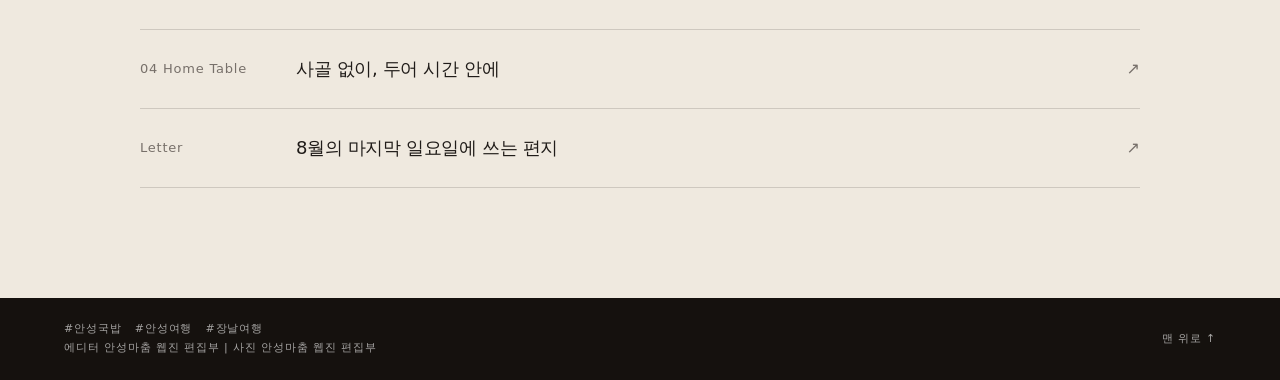
<file: focus/index.html>
<!doctype html>
<html lang="ko">
<head>
  <meta charset="utf-8" />
  <meta name="viewport" content="width=device-width, initial-scale=1" />
  <meta name="description" content="안성마춤 웹진 2026년 8월호 FOCUS — 한 그릇 사용법. 장이 서기 전날 밤부터, 솥은 끓고 있었다." />
  <meta name="theme-color" content="#16110d" />
  <link rel="canonical" href="https://vidavida1970.github.io/ansung/focus/" />
  <meta property="og:type" content="article" />
  <meta property="og:locale" content="ko_KR" />
  <meta property="og:site_name" content="안성마춤 웹진" />
  <meta property="og:title" content="한 그릇 사용법" />
  <meta property="og:description" content="뚝배기가 놓이는 순간부터 바닥이 보일 때까지. 안성국밥을 읽는 순서." />
  <meta property="og:url" content="https://vidavida1970.github.io/ansung/focus/" />
  <meta property="og:image" content="https://vidavida1970.github.io/ansung/focus/assets/og-focus.webp" />
  <meta name="twitter:card" content="summary_large_image" />
  <meta name="twitter:title" content="한 그릇 사용법" />
  <meta name="twitter:description" content="뚝배기가 놓이는 순간부터 바닥이 보일 때까지. 안성국밥을 읽는 순서." />
  <meta name="twitter:image" content="https://vidavida1970.github.io/ansung/focus/assets/og-focus.webp" />
  <title>FOCUS | 한 그릇 사용법</title>
  <link rel="stylesheet" href="styles.css" />
</head>
<body>
  <a class="skip-link" href="#story">본문으로 건너뛰기</a>

  <header class="hero" aria-labelledby="hero-title">
    <picture class="hero__picture">
      <source media="(max-width: 720px)" srcset="assets/hero-mobile.webp" />
      <img src="assets/hero-desktop.webp" alt="창가 식탁에 놓인 안성국밥 뚝배기에서 김이 피어오르는 순간" width="2400" height="1500" fetchpriority="high" />
    </picture>
    <div class="hero__shade"></div>
    <div class="hero__inner">
      <p class="eyebrow">01 FOCUS</p>
      <h1 id="hero-title">한 그릇 사용법</h1>
      <p class="hero__subtitle">뚝배기가 놓이는 순간부터<br class="mobile-break" /> 바닥이 보일 때까지</p>
      <div class="hero__rule" aria-hidden="true"></div>
      <p class="hero__meta">글 · 사진 안성마춤 웹진 편집부 | 2026.08.30</p>
      <a class="hero__scroll" href="#story" aria-label="본문으로 이동">
        <span>SCROLL</span>
        <span class="hero__arrow" aria-hidden="true">↓</span>
      </a>
    </div>
  </header>

  <main>
    <article id="story" class="story" aria-labelledby="origin-title">
      <header class="story__header shell shell--text">
        <p class="section-kicker">ORIGIN</p>
        <h2 id="origin-title">장이 서기 전날 밤부터,<br />솥은 끓고 있었다</h2>
      </header>

      <div class="shell shell--text story__copy">
        <p>국밥은 전국에 있다. 전주에는 콩나물국밥, 대구에는 따로국밥, 부산에는 돼지국밥이 있다. 그러면 안성국밥은 무엇이 다른가.</p>
        <p>원조 논쟁부터 떠올렸다면 접어두시길. 안성국밥에는 원조가 없다. 언제 시작됐는지, 어느 집이 처음이었는지 딱 부러지게 답할 기록이 남아 있지 않다.</p>
        <p>그런데 어쩌면 없는 편이 나은지도 모르겠다. 시작을 모르는 음식은 누구의 것도 아니어서, 결국 모두의 것이 된다.</p>
        <p class="highlight">확실한 건 하나다. 이 음식은 장터에서 태어났다.</p>
        <p>안성장은 컸다. 조선 후기 대구, 전주와 함께 3대 장으로 꼽혔다는 이야기가 전해질 만큼 컸다. 장이 서는 날이면 사람이 몰렸고, 몰린 사람은 밥을 먹어야 했다.</p>
        <p>여기서부터는 장터에 떠도는 이야기다. 누가 처음 한 말인지는 아무도 모른다.</p>

        <blockquote>“국밥집 솥은 장 서기 전날 밤부터 끓었다.”</blockquote>
        <p>새벽 어스름에 소달구지를 끌고 도착한 장꾼이 자리를 펴기 전에 먼저 들르는 곳이 국밥집이었다는 것이다. 그래서 솥은 밤새 꺼지지 않았고, 국물은 아침이 되어서야 제 맛이 들었다고 한다.</p>

        <blockquote>“안성 국밥에 채소가 많은 건 인심이 아니라 계산이었다.”</blockquote>
        <p>고기만으로 배를 채우게 하면 값이 안 맞았다는 이야기다. 그래서 무를 넣고 배추를 넣고 콩나물을 넣어 양을 만들었고, 그게 굳어져 지금의 모양이 되었다는 것. 인심 좋은 옛날이야기보다 이쪽이 훨씬 그럴듯하게 들린다.</p>

        <p>그리고 가장 재미있는 이야기 하나.</p>
        <blockquote>“안성 국밥은 놋그릇에 나왔다.”</blockquote>
        <p>안성은 유기(鍮器)의 고장이었다. ‘안성맞춤’이라는 말 자체가 여기서 나왔다. 안성에 주문한 놋그릇은 치수가 어긋나는 법이 없었고, 그래서 딱 들어맞는 것을 두고 안성맞춤이라 부르게 됐다는 것이다.</p>
        <p>그 유기 장인들이 밥을 먹던 자리에서 국밥이 놋그릇에 담겨 나왔다는 이야기. 놋그릇은 열을 오래 붙잡는다. 한겨울 장터에서 식지 않는 국물을 마지막 한 술까지 뜨겁게 먹을 수 있었던 이유가 그것이었다고 한다.</p>
      </div>

      <figure class="bleed-figure">
        <img src="assets/market-day.webp" alt="매대가 늘어선 시장 통로. 무와 배추 사이로 사람들이 오간다" width="2200" height="1238" loading="lazy" />
        <figcaption>
          <span>안성시장 장날. 2와 7로 끝나는 날에만 이 풍경이 선다</span>
          <small>ⓒ 안성마춤 웹진</small>
        </figcaption>
      </figure>

      <section class="shell shell--text story__copy" id="basics" aria-labelledby="basics-title">
        <p class="section-kicker">BASICS</p>
        <h2 id="basics-title">한 그릇의 기본</h2>
        <p>기본 구성은 정직하다.</p>
        <p class="ingredient-line" aria-label="안성국밥 기본 구성">육수 · 소고기 · 배추 · 무 · 콩나물 · 파 · 고춧가루 다대기</p>
        <p>익숙한 재료다. 그런데 여기서부터가 재미있다.</p>
        <p>이름은 하나인데 솥은 제각각이다. 어떤 집은 사골을 넣고 어떤 집은 넣지 않는다. 고기 부위도 다르고, 채소를 던져 넣는 순서도 다르고, 불을 낮추는 타이밍도 다르다. 같은 안성국밥을 먹었다는 두 사람이 전혀 다른 국물을 이야기하는 일이 흔하다.</p>
        <p class="highlight">그래서 좋은 질문은 “누가 원조냐”가 아니다. “이 집은 오늘 이 한 그릇을 어떻게 만들었나.” 이쪽이다.</p>
      </section>

      <figure class="square-figure">
        <img src="assets/ingredients.webp" alt="육수, 소고기, 배추, 무, 콩나물, 파, 고춧가루 다대기를 격자처럼 펼쳐 놓은 재료" width="1600" height="1600" loading="lazy" />
        <figcaption>
          <span>일곱 가지. 여기까지는 어느 집이나 같다</span>
          <small>ⓒ 안성마춤 웹진</small>
        </figcaption>
      </figure>

      <section class="shell shell--text story__copy" id="pots" aria-labelledby="pots-title">
        <p class="section-kicker">THREE POTS</p>
        <h2 id="pots-title">안성의 솥들</h2>
        <p>시장 안쪽의 안성장터국밥은 장이 서는 호흡에 맞춰 국물을 데운다. 정오 전에 문을 열면 이미 국물 냄새가 골목을 채우고 있다. 큰길가의 집은 장날이 아니어도 하루 종일 같은 불을 지킨다. 늦게 들어선 손님도 같은 온도를 만난다. 그 사이 골목의 집은 간판보다 육수의 시작점에서 갈라진다.</p>
        <p>어느 솥은 사골에서 시작하고, 어느 솥은 고기만으로 국물을 세운다. 채소를 넣는 순서와 불을 낮추는 타이밍이 달라지면, 같은 안성국밥도 전혀 다른 한 그릇이 된다. 확인한 집만 이름을 얹는다. 나머지는 각 집이 허용한 말이 오는 자리에 남겨 둔다.</p>
      </section>

      <div class="shop-pair" aria-label="안성국밥집 외관">
        <figure>
          <img src="assets/shop-market.webp" alt="시장 골목 안쪽, 불이 켜진 작은 국밥집 외관" width="1600" height="1200" loading="lazy" />
          <figcaption>
            <span>시장 안쪽의 안성장터국밥(좌). 골목의 결이 먼저 보인다</span>
            <small>ⓒ 안성마춤 웹진</small>
          </figcaption>
        </figure>
        <figure>
          <img src="assets/shop-road.webp" alt="큰길가, 불이 켜진 작은 국밥집 외관" width="1600" height="1200" loading="lazy" />
          <figcaption>
            <span>큰길가의 솥(우). 두 집의 육수는 시작점부터 다르다</span>
            <small>ⓒ 안성마춤 웹진</small>
          </figcaption>
        </figure>
      </div>
    </article>

    <section class="tasting" id="tasting" aria-labelledby="tasting-title">
      <header class="shell shell--text tasting__header">
        <p class="section-kicker">HOW TO EAT</p>
        <h2 id="tasting-title">뚝배기가 놓이는 순간부터</h2>
      </header>

      <div class="taste-step shell shell--text">
        <p class="step-index">01</p>
        <h3>도착</h3>
        <p class="step-lead">뚝배기가 도착한다. 아직 끓고 있다.</p>
      </div>
      <figure class="taste-figure">
        <img src="assets/arrival.webp" alt="가장자리에서 국물이 끓고 김이 오르는 뚝배기" width="1400" height="1750" loading="lazy" />
        <figcaption>
          <span>뚝배기는 아직 끓고 있다. 안경이 흐려지는 건 이 다음이다</span>
          <small>ⓒ 안성마춤 웹진</small>
        </figcaption>
      </figure>
      <div class="shell shell--text taste-copy">
        <p>가장자리에서 국물이 작게 튀어 오르고, 김이 얼굴을 향해 한 번 크게 밀려온다. 반사적으로 고개를 젖히게 된다. 그 사이 안경이 뿌옇게 흐려지고, 시야가 사라진 몇 초 동안 냄새만 남는다. 소고기와 파, 그리고 이름을 붙이기 어려운 뜨거운 것의 냄새.</p>
      </div>

      <div class="taste-step shell shell--text">
        <p class="step-index">02</p>
        <h3>첫 숟갈</h3>
        <p class="step-lead">첫 숟갈은 국물만 뜬다. 다대기는 아직 건드리지 않는다.</p>
      </div>
      <figure class="taste-figure">
        <img src="assets/broth.webp" alt="건더기 없이 국물만 담긴 숟가락" width="1400" height="1750" loading="lazy" />
        <figcaption>
          <span>맛보다 온도가 먼저 온다</span>
          <small>ⓒ 안성마춤 웹진</small>
        </figcaption>
      </figure>
      <div class="shell shell--text taste-copy">
        <p>혀에 닿는 순간 처음 오는 건 온도다. 맛보다 온도가 먼저다. 그 다음 짠맛이 도착하고, 조금 늦게 — 정말로 반 박자쯤 늦게 — 단맛이 올라온다. 무에서 나온 단맛이다. 설탕의 단맛과는 결이 완전히 다르다. 물러서지 않고 바닥에 깔린다.</p>
        <p>목을 넘어가고 나면 뒤통수가 뜨거워진다. 이마에 땀이 맺히는 건 그 다음이다. 8월 말인데 땀을 흘리며 국물을 먹고 있다는 게 잠깐 우스워지지만, 숟가락은 이미 다시 내려가 있다.</p>
        <p>고기를 건진다. 오래 끓인 고기는 씹는 저항이 없다. 앞니로 눌렀는데 결이 그냥 갈라진다. 이때 고기 맛보다 먼저 국물 맛이 나는 게 정상이다. 고기가 국물을 다시 뱉어내는 것이다.</p>
      </div>

      <div class="taste-step shell shell--text">
        <p class="step-index">03</p>
        <h3>건더기</h3>
        <p class="step-lead">무를 건진다.</p>
      </div>
      <figure class="taste-figure">
        <img src="assets/radish.webp" alt="가장자리가 투명해진 무 한 조각을 들어 올린 장면" width="1400" height="1750" loading="lazy" />
        <figcaption>
          <span>무 한 조각이 이 집 국물을 가장 정직하게 알려준다</span>
          <small>ⓒ 안성마춤 웹진</small>
        </figcaption>
      </figure>
      <div class="shell shell--text taste-copy">
        <p>가장자리가 투명하다. 씹으면 국물이 튀어나온다. 이 집 국물의 정체가 무엇인지, 사실 무 한 조각이 가장 정직하게 알려준다.</p>
        <p>콩나물을 건진다. 여기서 처음으로 아삭한 소리가 난다. 지금까지 부드러운 것만 먹다가 만나는 이 소리가, 이상하게 반갑다.</p>
      </div>

      <div class="taste-step shell shell--text">
        <p class="step-index">04</p>
        <h3>다대기</h3>
        <p class="step-lead">그리고 그제야 다대기를 푼다. 절반만.</p>
        <p>붉은 기운이 국물 위에서 잠깐 소용돌이치다가 풀어진다.</p>
      </div>
      <figure class="taste-figure">
        <img src="assets/dadaegi.webp" alt="맑은 국물 위로 붉은 다대기가 소용돌이치는 순간" width="1400" height="1750" loading="lazy" />
        <figcaption>
          <span>절반만 푼다. 한 그릇으로 두 번 먹는 셈이다</span>
          <small>ⓒ 안성마춤 웹진</small>
        </figcaption>
      </figure>
      <div class="shell shell--text taste-copy taste-copy--final">
        <p>색이 바뀌고, 냄새가 바뀌고, 방금까지 먹던 것과 다른 음식이 된다. 한 그릇으로 두 번 먹는 셈이다.</p>
        <p class="highlight">밥은 마지막에, 그것도 반만 만다.</p>
        <p>말지 않은 밥을 국물에 적셔 먹는 맛과, 밥알이 국물을 먹고 부푼 뒤의 맛은 다르다. 처음부터 다 말아버리면 앞의 것을 영영 못 먹는다.</p>
        <p>뚝배기 바닥이 보일 때쯤 창밖을 보면 아직 한낮이다. 땀은 식었고, 이상하게 몸이 가볍다.</p>
      </div>
    </section>

    <section class="save" id="save" aria-labelledby="save-title">
      <div class="shell shell--text">
        <p class="section-kicker">SAVE THIS</p>
        <h2 id="save-title">이 한 그릇을 들고 가면</h2>
        <ul class="save-list">
          <li><span>기본 구성</span><p>육수 · 소고기 · 배추 · 무 · 콩나물 · 파 · 고춧가루 다대기</p></li>
          <li><span>안성시장 장날</span><p>매월 2 · 7 · 12 · 17 · 22 · 27일</p></li>
          <li><span>9월 주말 장날</span><p>12일(토) · 27일(일) — 이 이틀뿐</p></li>
          <li><span>먹는 순서</span><p>국물 → 고기 → 무 → 콩나물 → 다대기 절반 → 밥 반만</p></li>
          <li><span>묻기 좋은 질문</span><p>“여기 육수는 뭘로 시작하세요?” — 대부분 웃으면서 답해 주신다</p></li>
          <li><span>안성의 솥들</span><p>안성장터국밥(시장 안) · 큰길가 · 그 사이 — 확인한 집만 이름을 얹는다</p></li>
        </ul>
      </div>
    </section>

    <nav class="contents" aria-labelledby="next-title">
      <div class="shell shell--contents">
        <div class="contents__heading">
          <p class="section-kicker">KEEP READING</p>
          <h2 id="next-title">한 그릇 다음</h2>
          <p>만드는 사람의 시간과, 이 국밥으로 시작하는 하루가 이어진다.</p>
        </div>
        <ol class="contents__list">
          <li><a href="../people/"><span class="contents__category">02 People</span><span class="contents__title">여덟 시간이면 팔린다. 그런데 왜 열다섯 시간인가</span><span class="contents__arrow">↗</span></a></li>
          <li><a href="../one-day/"><span class="contents__category">03 One Day</span><span class="contents__title">국밥으로 시작해 노을로 끝나는 하루</span><span class="contents__arrow">↗</span></a></li>
          <li><a href="../home-table/"><span class="contents__category">04 Home Table</span><span class="contents__title">사골 없이, 두어 시간 안에</span><span class="contents__arrow">↗</span></a></li>
          <li><a href="../editors-letter/"><span class="contents__category">Letter</span><span class="contents__title">8월의 마지막 일요일에 쓰는 편지</span><span class="contents__arrow">↗</span></a></li>
        </ol>
      </div>
    </nav>
  </main>

  <footer class="site-footer">
    <div class="shell site-footer__inner">
      <p>#안성국밥 &nbsp; #안성여행 &nbsp; #장날여행<br />에디터 안성마춤 웹진 편집부 | 사진 안성마춤 웹진 편집부</p>
      <a href="#story" class="site-footer__top">맨 위로 ↑</a>
    </div>
  </footer>

  <script src="script.js"></script>
</body>
</html>
</file>
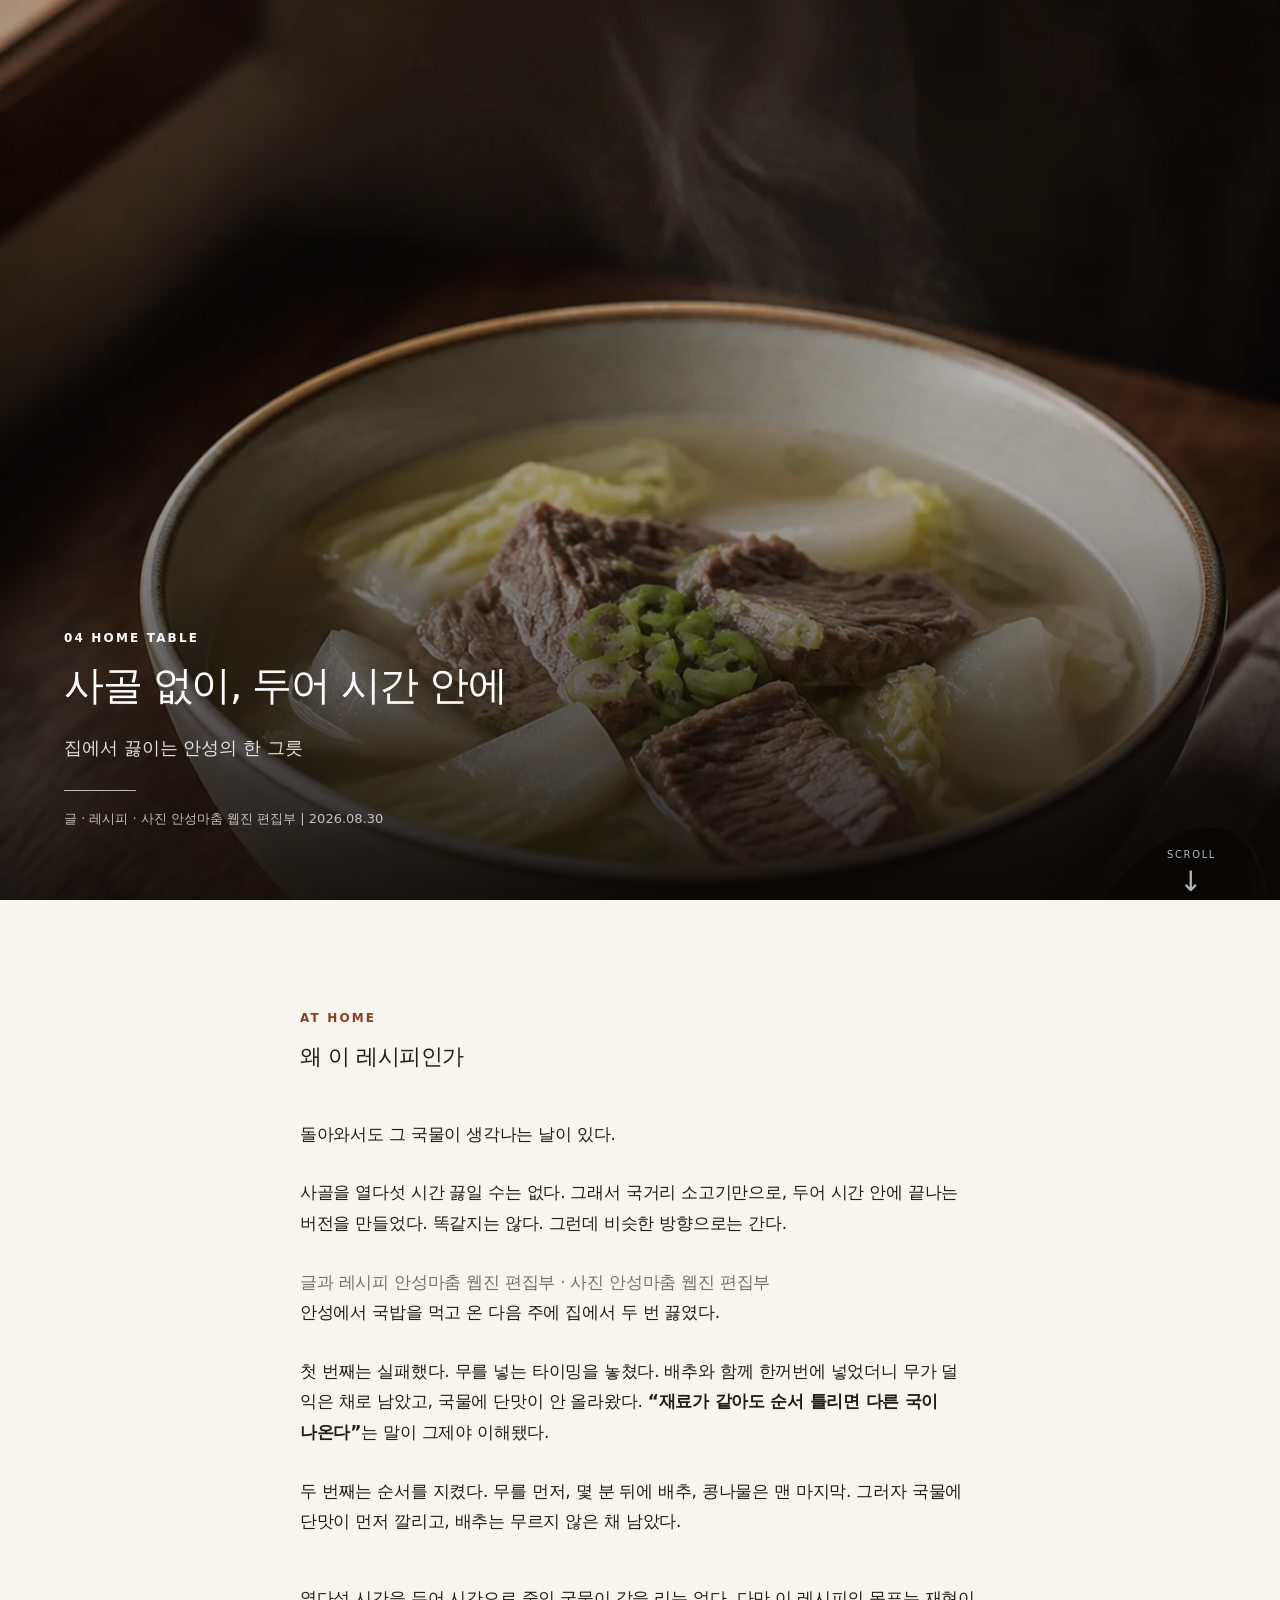
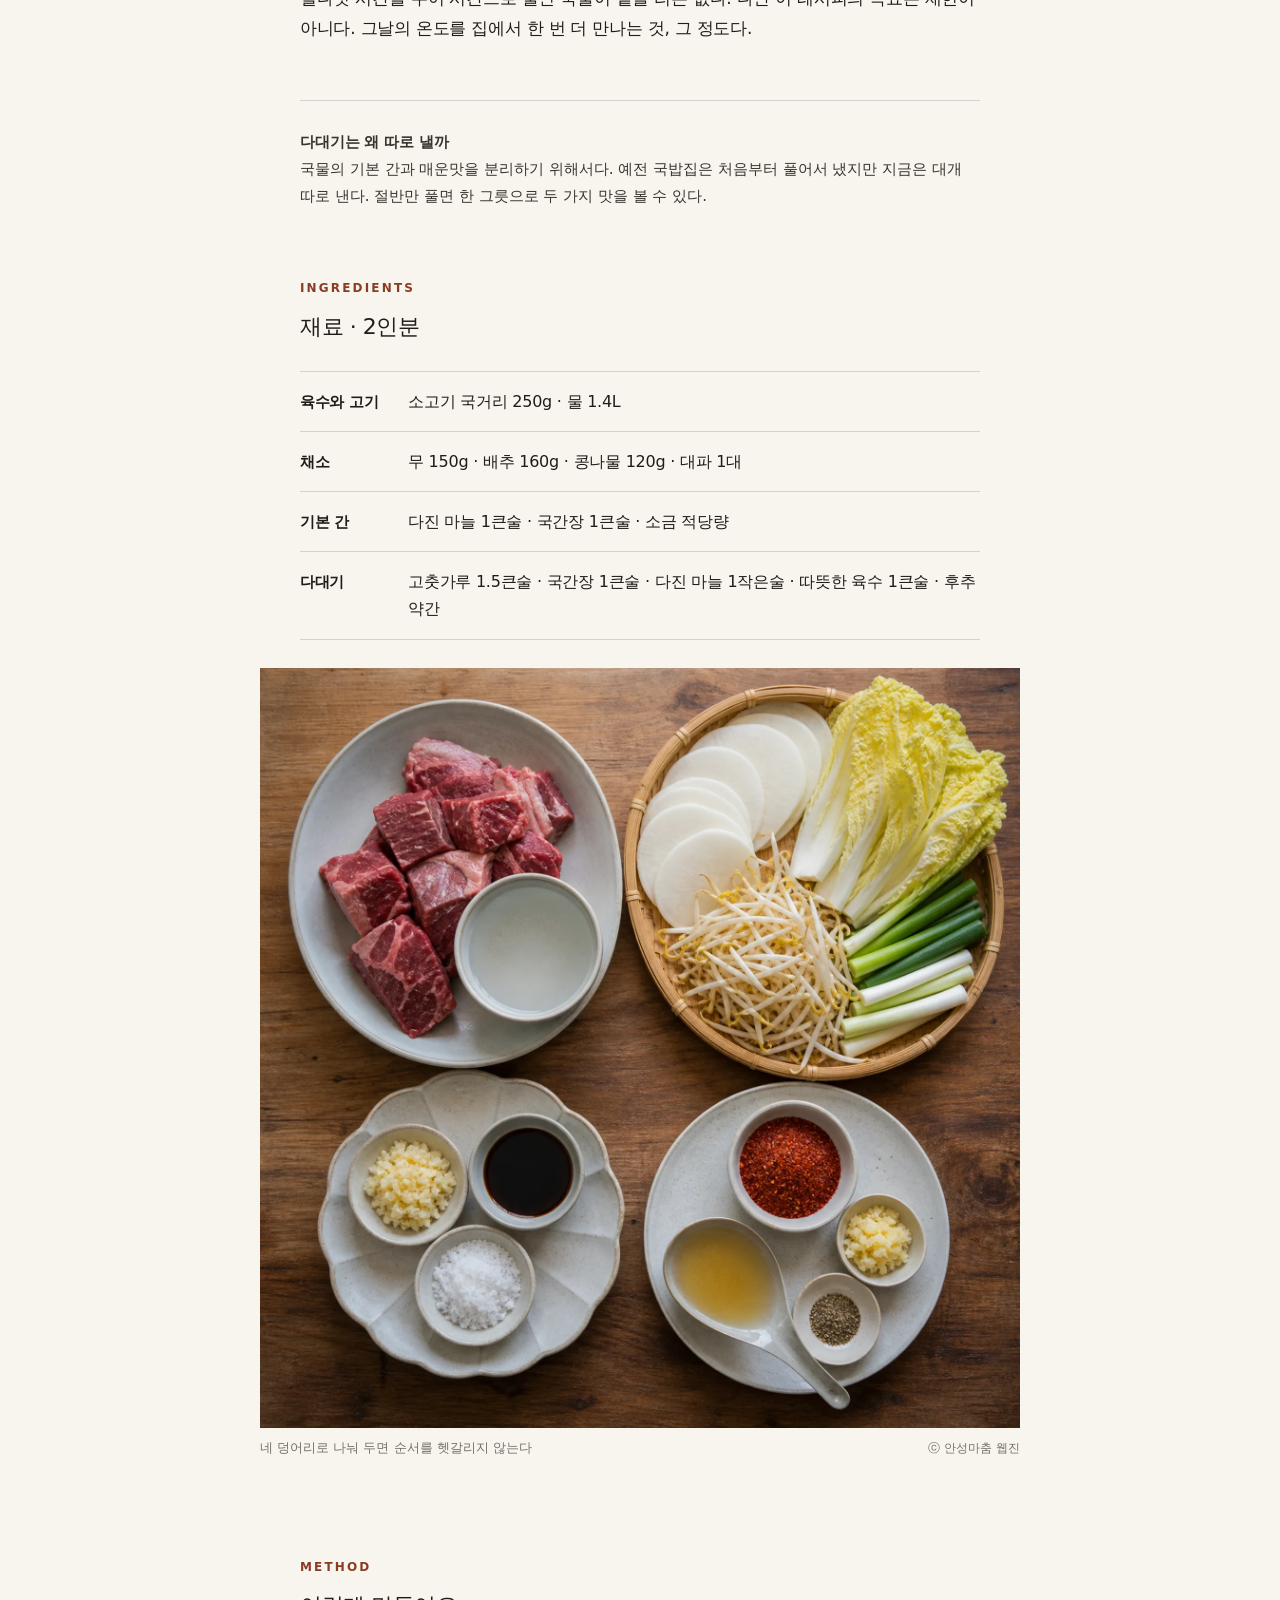
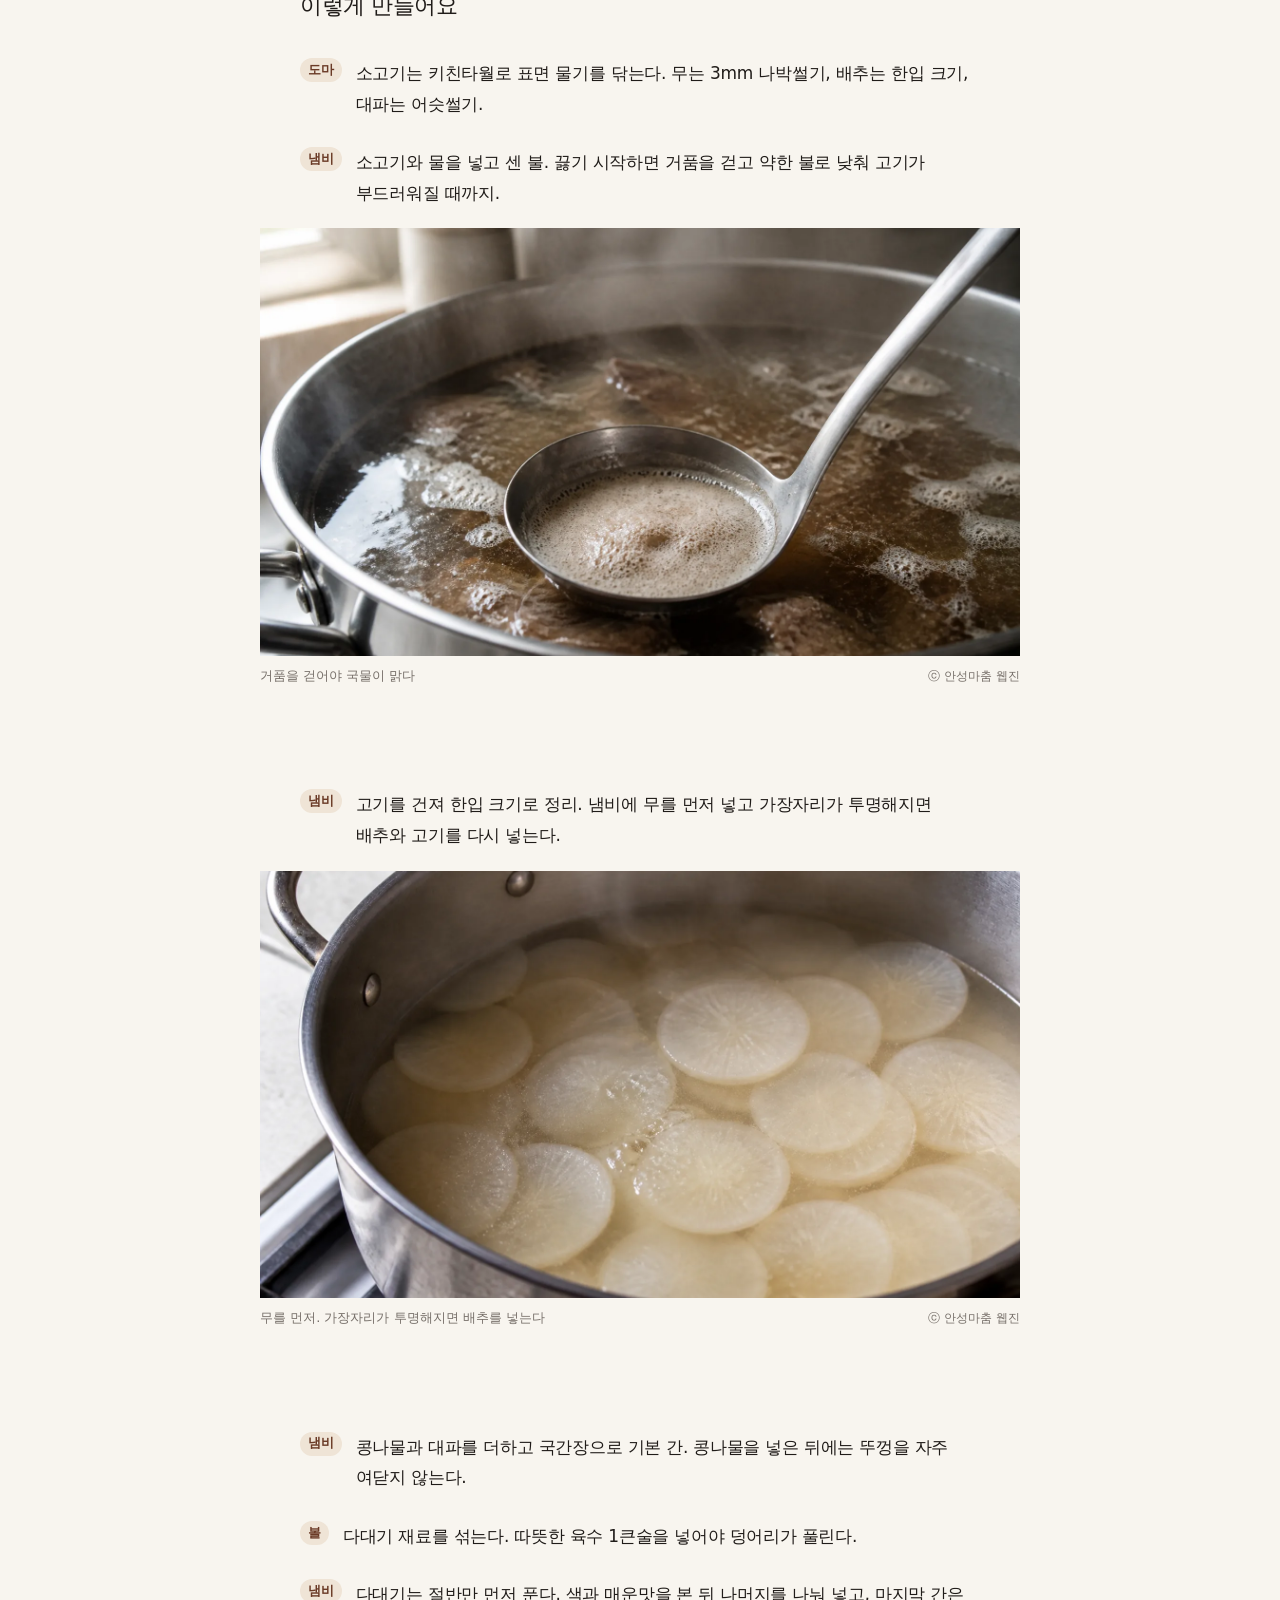
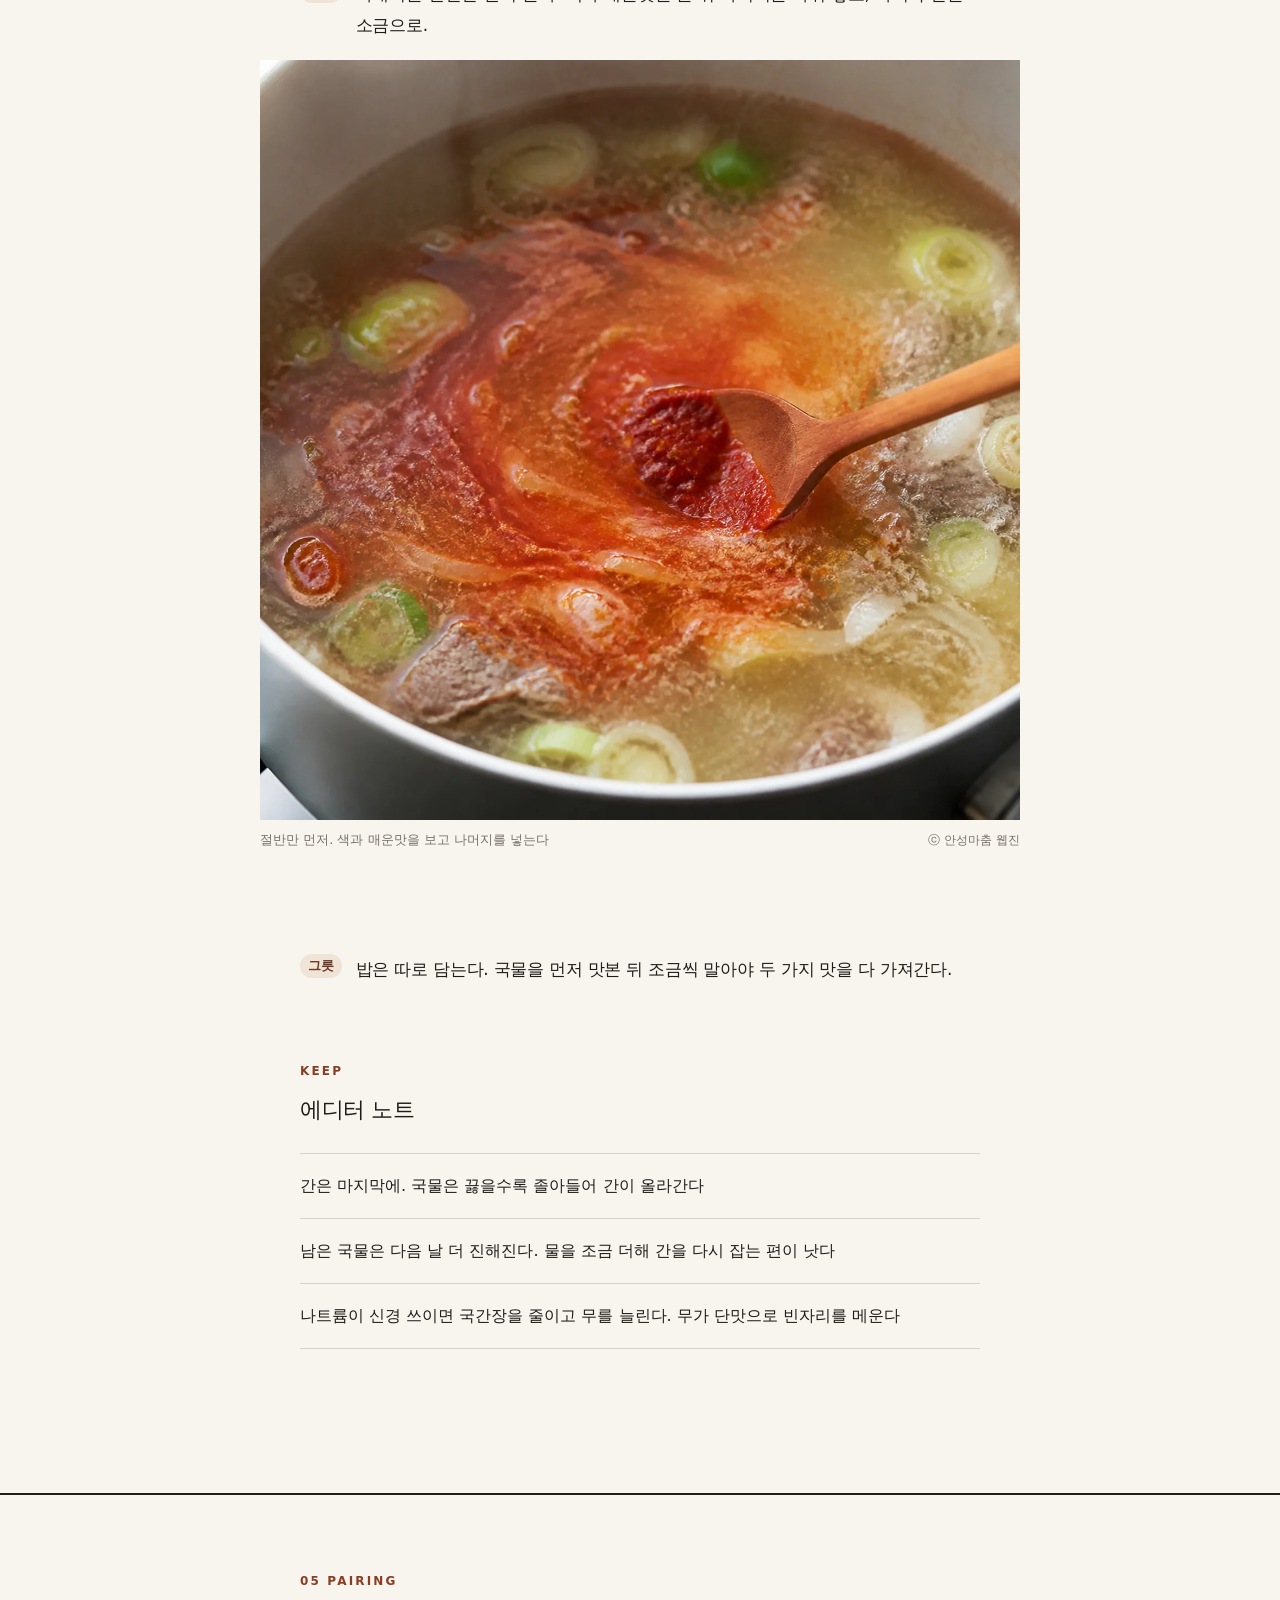
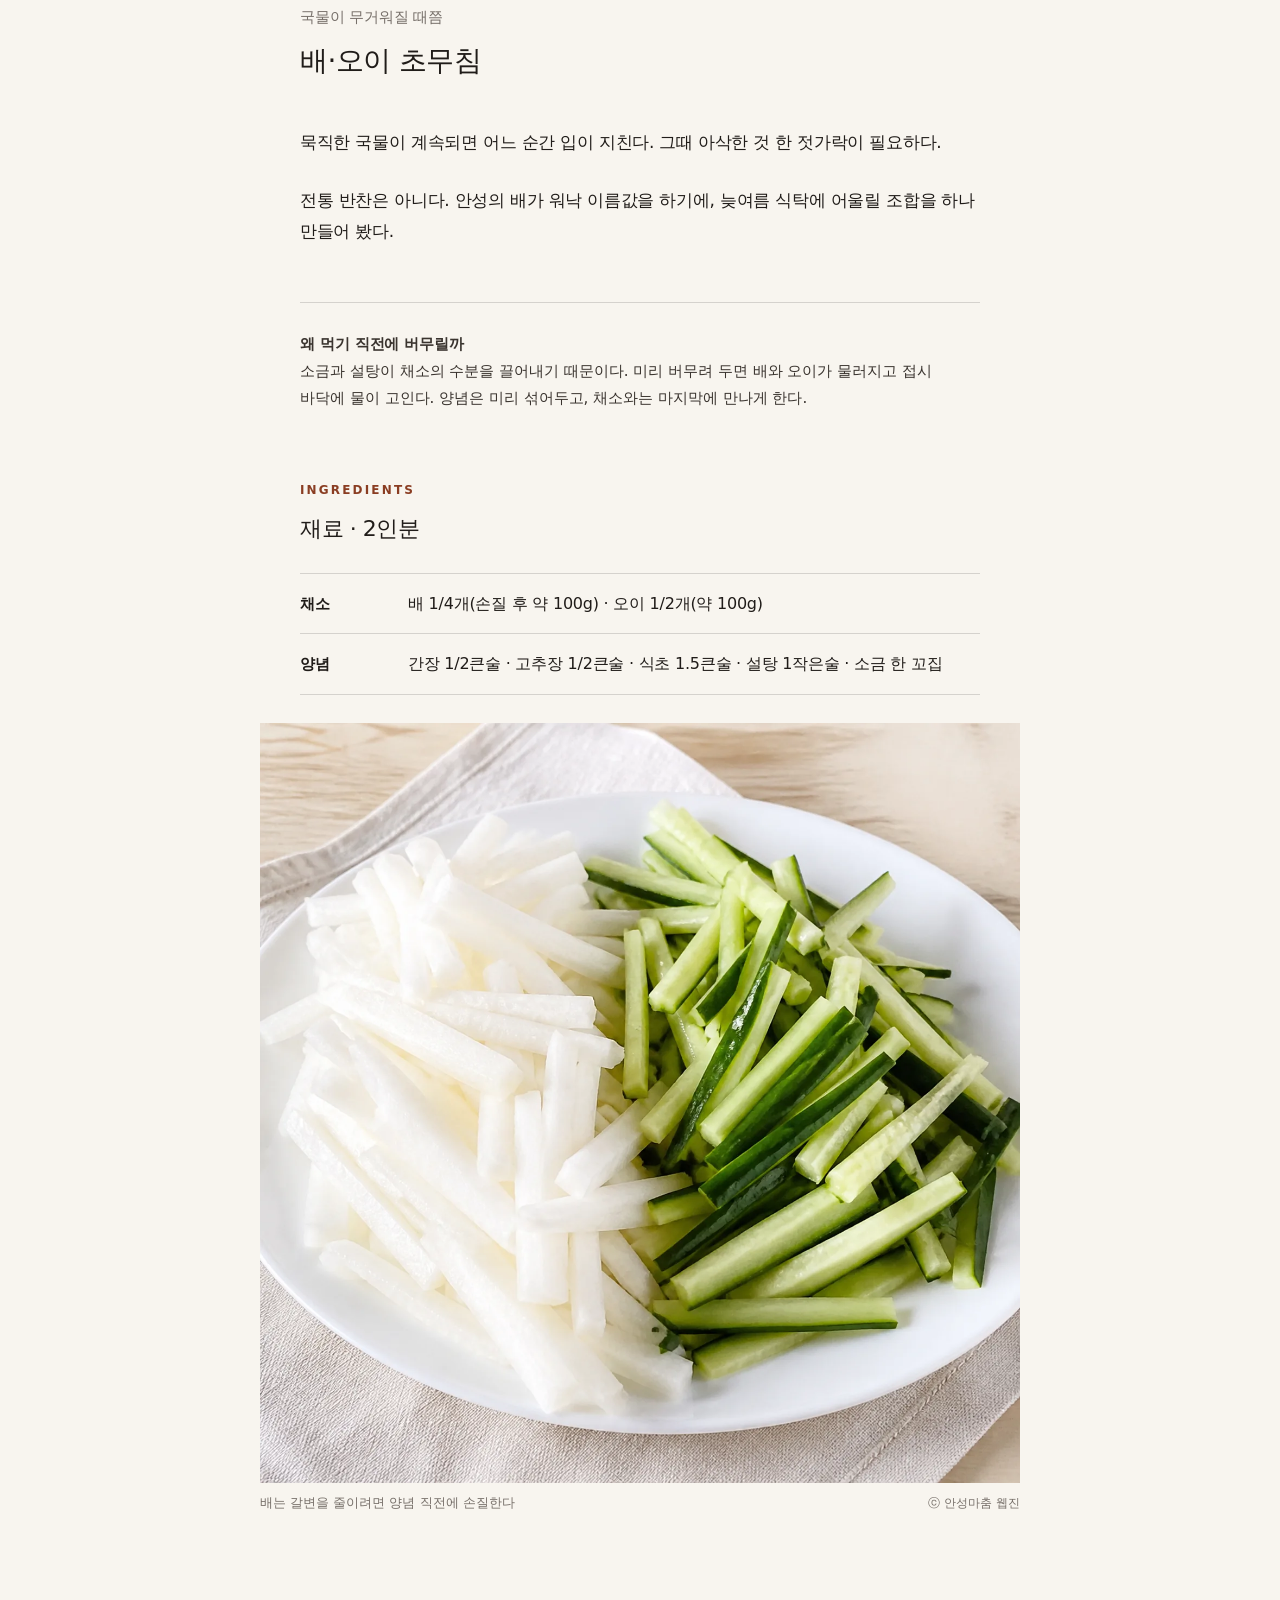
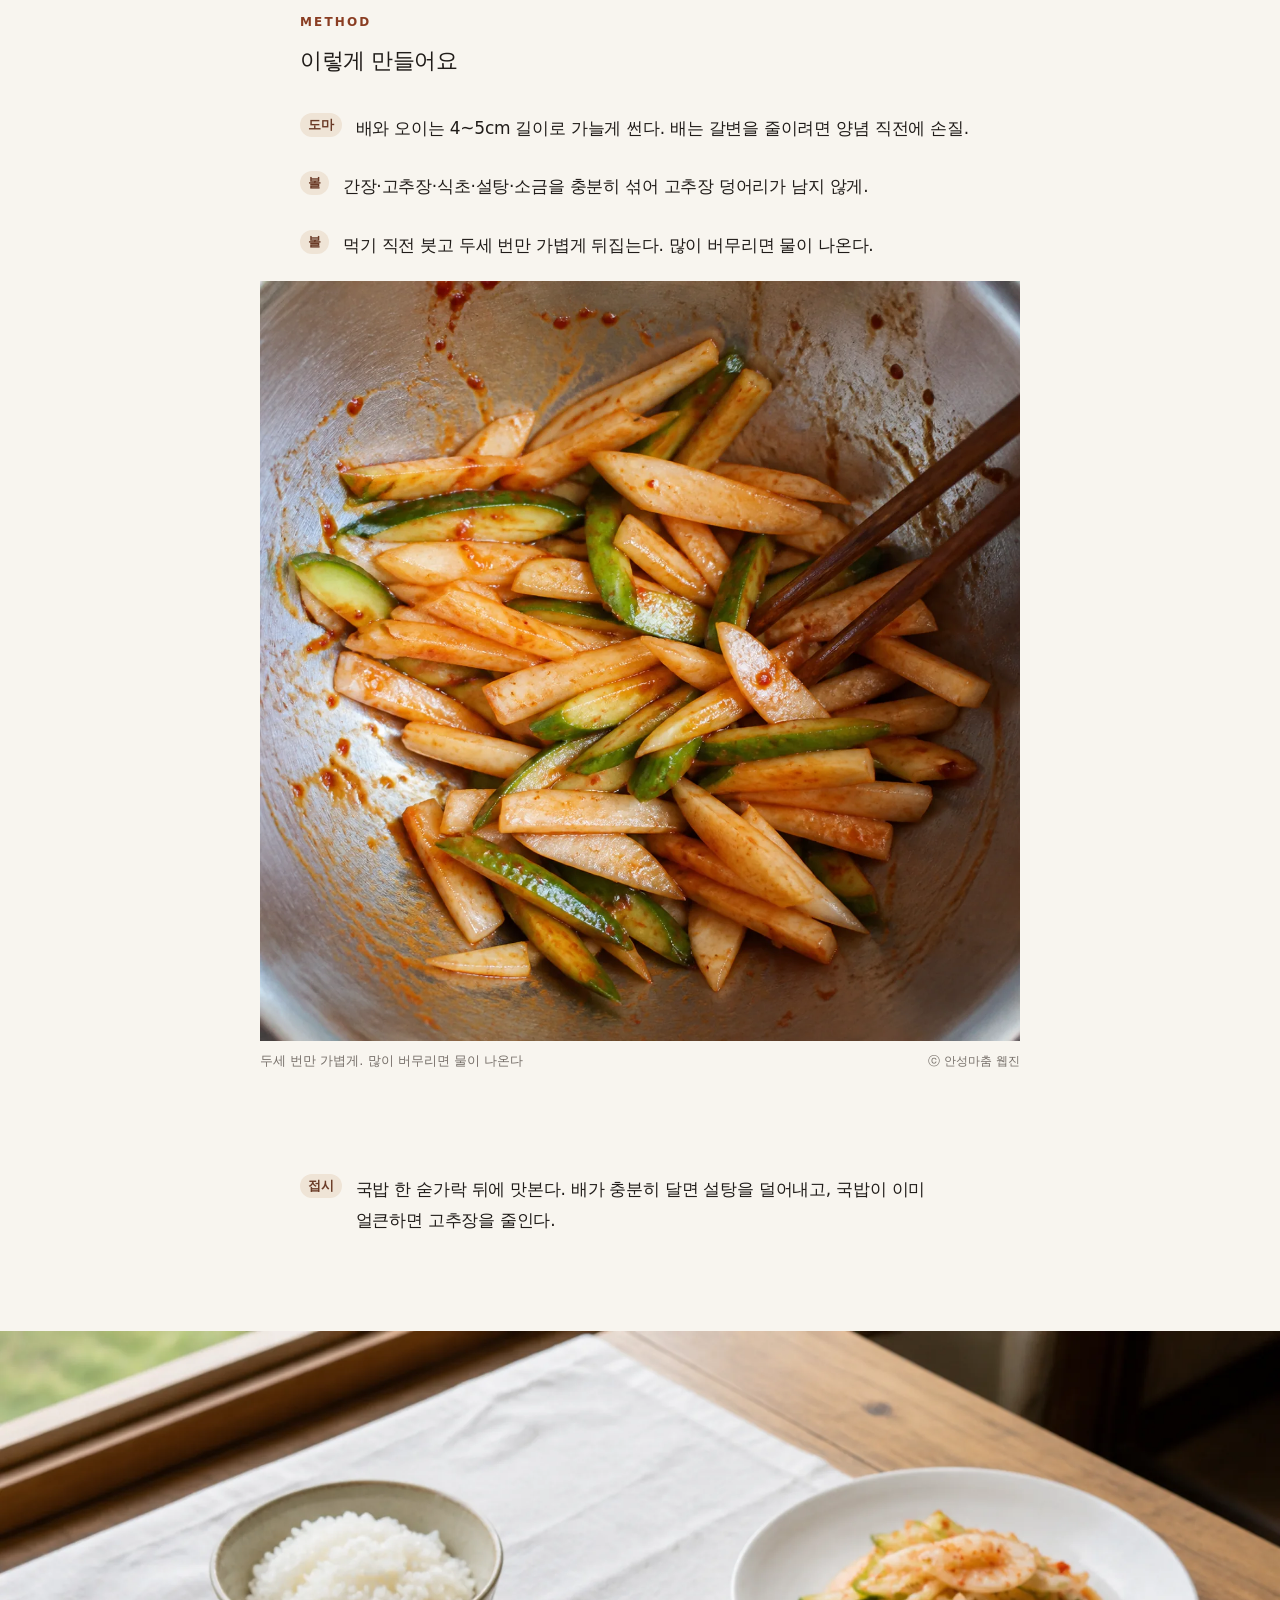
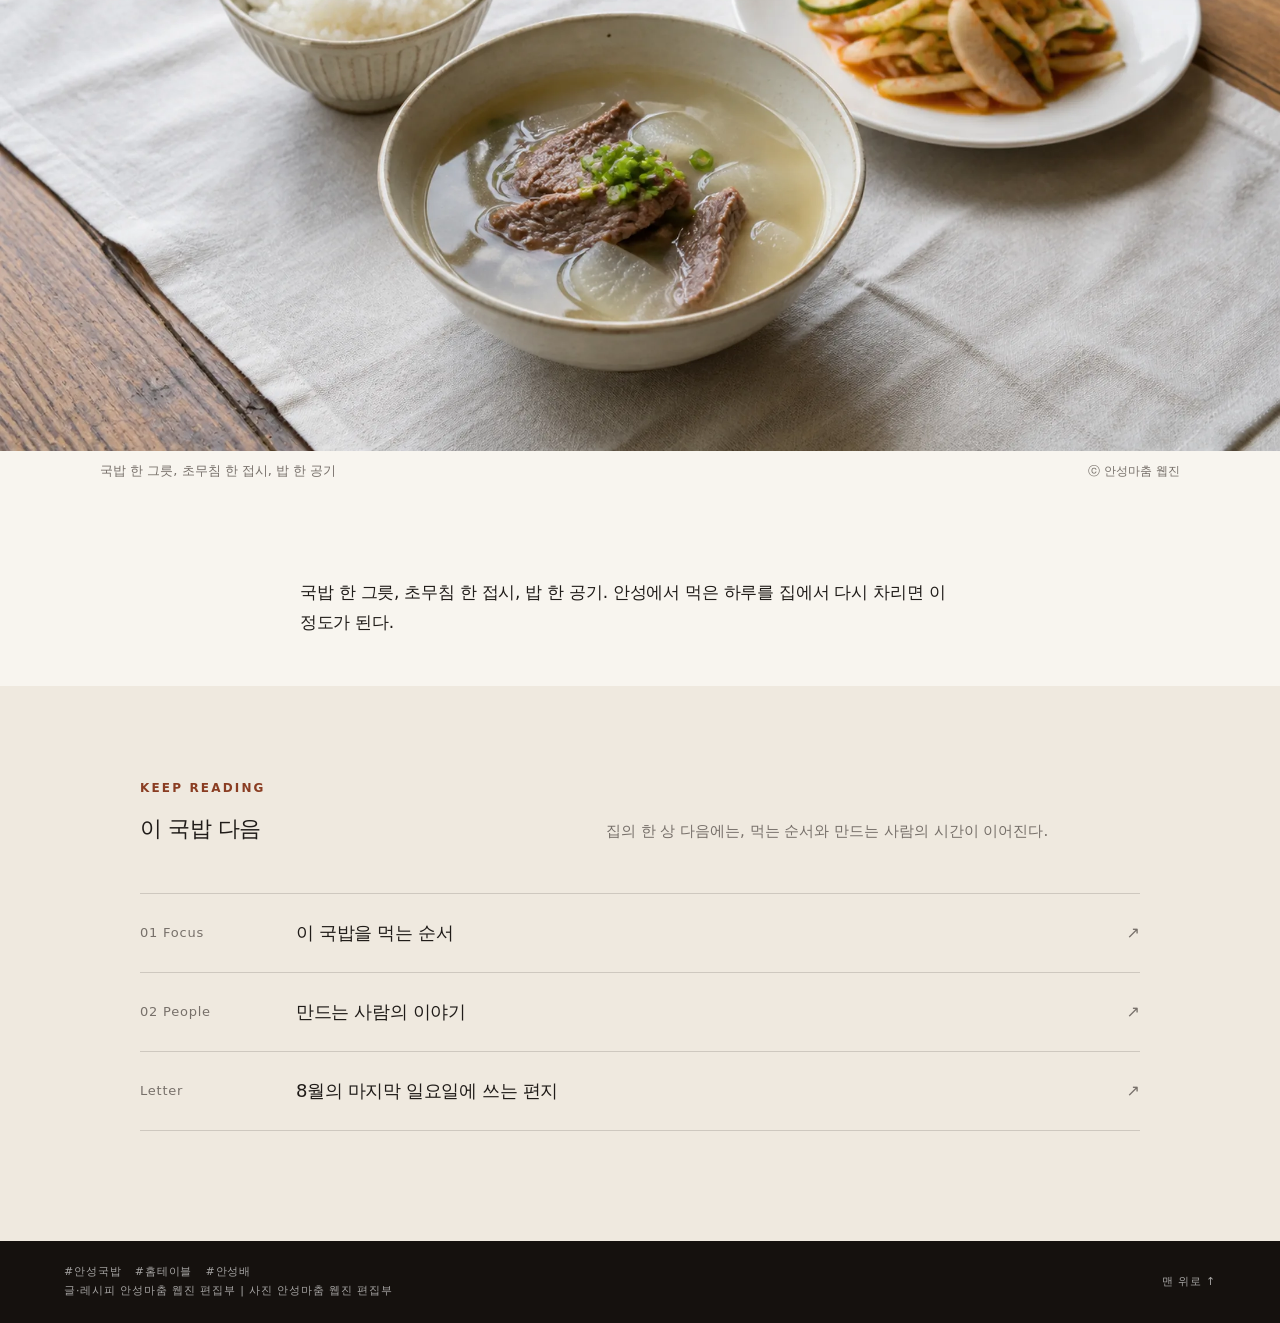
<file: home-table/index.html>
<!doctype html>
<html lang="ko">
<head>
  <meta charset="utf-8" />
  <meta name="viewport" content="width=device-width, initial-scale=1" />
  <meta name="description" content="안성마춤 웹진 2026년 8월호 HOME TABLE + PAIRING — 사골 없이, 두어 시간 안에. 집에서 끓이는 안성의 한 그릇과 배·오이 초무침." />
  <meta name="theme-color" content="#16110d" />
  <link rel="canonical" href="https://vidavida1970.github.io/ansung/home-table/" />
  <meta property="og:type" content="article" />
  <meta property="og:locale" content="ko_KR" />
  <meta property="og:site_name" content="안성마춤 웹진" />
  <meta property="og:title" content="사골 없이, 두어 시간 안에" />
  <meta property="og:description" content="집에서 끓이는 안성의 한 그릇. 배·오이 초무침과 한 상에." />
  <meta property="og:url" content="https://vidavida1970.github.io/ansung/home-table/" />
  <meta property="og:image" content="https://vidavida1970.github.io/ansung/home-table/assets/og-table.webp" />
  <meta name="twitter:card" content="summary_large_image" />
  <meta name="twitter:title" content="사골 없이, 두어 시간 안에" />
  <meta name="twitter:description" content="집에서 끓이는 안성의 한 그릇. 배·오이 초무침과 한 상에." />
  <meta name="twitter:image" content="https://vidavida1970.github.io/ansung/home-table/assets/og-table.webp" />
  <title>HOME TABLE | 사골 없이, 두어 시간 안에</title>
  <link rel="stylesheet" href="styles.css" />
</head>
<body>
  <a class="skip-link" href="#story">본문으로 건너뛰기</a>

  <header class="hero" aria-labelledby="hero-title">
    <picture class="hero__picture">
      <source media="(max-width: 720px)" srcset="assets/hero-mobile.webp" />
      <img src="assets/hero-desktop.webp" alt="집 식탁 위 맑은 국물이 담긴 가정용 그릇. 다대기를 풀기 전 상태" width="2400" height="1500" fetchpriority="high" />
    </picture>
    <div class="hero__shade"></div>
    <div class="hero__inner">
      <p class="eyebrow">04 HOME TABLE</p>
      <h1 id="hero-title">사골 없이,<br class="mobile-break" /> 두어 시간 안에</h1>
      <p class="hero__subtitle">집에서 끓이는 안성의 한 그릇</p>
      <div class="hero__rule" aria-hidden="true"></div>
      <p class="hero__meta">글 · 레시피 · 사진 안성마춤 웹진 편집부 | 2026.08.30</p>
      <a class="hero__scroll" href="#story" aria-label="본문으로 이동">
        <span>SCROLL</span>
        <span class="hero__arrow" aria-hidden="true">↓</span>
      </a>
    </div>
  </header>

  <main>
    <article id="story" class="story" aria-labelledby="why-title">
      <header class="story__header shell shell--text">
        <p class="section-kicker">AT HOME</p>
        <h2 id="why-title">왜 이 레시피인가</h2>
      </header>

      <div class="shell shell--text lead">
        <p>돌아와서도 그 국물이 생각나는 날이 있다.</p>
        <p>사골을 열다섯 시간 끓일 수는 없다. 그래서 국거리 소고기만으로, 두어 시간 안에 끝나는 버전을 만들었다. 똑같지는 않다. 그런데 비슷한 방향으로는 간다.</p>
        <p class="credit">글과 레시피 안성마춤 웹진 편집부 · 사진 안성마춤 웹진 편집부</p>
      </div>

      <div class="shell shell--text story__copy">
        <p>안성에서 국밥을 먹고 온 다음 주에 집에서 두 번 끓였다.</p>
        <p>첫 번째는 실패했다. 무를 넣는 타이밍을 놓쳤다. 배추와 함께 한꺼번에 넣었더니 무가 덜 익은 채로 남았고, 국물에 단맛이 안 올라왔다. <strong>“재료가 같아도 순서 틀리면 다른 국이 나온다”</strong>는 말이 그제야 이해됐다.</p>
        <p>두 번째는 순서를 지켰다. 무를 먼저, 몇 분 뒤에 배추, 콩나물은 맨 마지막. 그러자 국물에 단맛이 먼저 깔리고, 배추는 무르지 않은 채 남았다.</p>
        <p class="highlight">열다섯 시간을 두어 시간으로 줄인 국물이 같을 리는 없다. 다만 이 레시피의 목표는 재현이 아니다. 그날의 온도를 집에서 한 번 더 만나는 것, 그 정도다.</p>
      </div>

      <aside class="tip" aria-labelledby="dadaegi-tip">
        <p class="tip__label" id="dadaegi-tip">다대기는 왜 따로 낼까</p>
        <p>국물의 기본 간과 매운맛을 분리하기 위해서다. 예전 국밥집은 처음부터 풀어서 냈지만 지금은 대개 따로 낸다. 절반만 풀면 한 그릇으로 두 가지 맛을 볼 수 있다.</p>
      </aside>

      <section class="shell shell--text ingredient-block" aria-labelledby="home-ingredients">
        <p class="section-kicker">INGREDIENTS</p>
        <h2 id="home-ingredients">재료 · 2인분</h2>
        <ul class="ingredient-list">
          <li><span>육수와 고기</span><p>소고기 국거리 250g · 물 1.4L</p></li>
          <li><span>채소</span><p>무 150g · 배추 160g · 콩나물 120g · 대파 1대</p></li>
          <li><span>기본 간</span><p>다진 마늘 1큰술 · 국간장 1큰술 · 소금 적당량</p></li>
          <li><span>다대기</span><p>고춧가루 1.5큰술 · 국간장 1큰술 · 다진 마늘 1작은술 · 따뜻한 육수 1큰술 · 후추 약간</p></li>
        </ul>
      </section>

      <figure class="square-figure">
        <img src="assets/ingredients.webp" alt="육수와 고기, 채소, 기본 간, 다대기를 네 덩어리로 나눠 놓은 집 주방 재료" width="1600" height="1600" loading="lazy" />
        <figcaption>
          <span>네 덩어리로 나눠 두면 순서를 헷갈리지 않는다</span>
          <small>ⓒ 안성마춤 웹진</small>
        </figcaption>
      </figure>

      <section class="shell shell--text method" aria-labelledby="home-method">
        <p class="section-kicker">METHOD</p>
        <h2 id="home-method">이렇게 만들어요</h2>
        <ol class="method-list">
          <li><span class="tool">도마</span><span>소고기는 키친타월로 표면 물기를 닦는다. 무는 3mm 나박썰기, 배추는 한입 크기, 대파는 어슷썰기.</span></li>
          <li><span class="tool">냄비</span><span>소고기와 물을 넣고 센 불. 끓기 시작하면 거품을 걷고 약한 불로 낮춰 고기가 부드러워질 때까지.</span></li>
        </ol>
      </section>

      <figure class="wide-figure">
        <img src="assets/skim.webp" alt="끓기 시작한 집 냄비의 국물 표면. 국자가 거품을 걷고 있다" width="1600" height="1000" loading="lazy" />
        <figcaption>
          <span>거품을 걷어야 국물이 맑다</span>
          <small>ⓒ 안성마춤 웹진</small>
        </figcaption>
      </figure>

      <section class="shell shell--text method">
        <ol class="method-list">
          <li><span class="tool">냄비</span><span>고기를 건져 한입 크기로 정리. 냄비에 무를 먼저 넣고 가장자리가 투명해지면 배추와 고기를 다시 넣는다.</span></li>
        </ol>
      </section>

      <figure class="wide-figure">
        <img src="assets/radish.webp" alt="무만 들어간 냄비. 무 가장자리가 투명해지기 시작한 상태" width="1600" height="1000" loading="lazy" />
        <figcaption>
          <span>무를 먼저. 가장자리가 투명해지면 배추를 넣는다</span>
          <small>ⓒ 안성마춤 웹진</small>
        </figcaption>
      </figure>

      <section class="shell shell--text method">
        <ol class="method-list">
          <li><span class="tool">냄비</span><span>콩나물과 대파를 더하고 국간장으로 기본 간. 콩나물을 넣은 뒤에는 뚜껑을 자주 여닫지 않는다.</span></li>
          <li><span class="tool">볼</span><span>다대기 재료를 섞는다. 따뜻한 육수 1큰술을 넣어야 덩어리가 풀린다.</span></li>
          <li><span class="tool">냄비</span><span>다대기는 절반만 먼저 푼다. 색과 매운맛을 본 뒤 나머지를 나눠 넣고, 마지막 간은 소금으로.</span></li>
        </ol>
      </section>

      <figure class="square-figure">
        <img src="assets/dadaegi.webp" alt="맑은 국물 위로 다대기가 절반만 풀리며 붉은 기운이 번지는 순간" width="1400" height="1400" loading="lazy" />
        <figcaption>
          <span>절반만 먼저. 색과 매운맛을 보고 나머지를 넣는다</span>
          <small>ⓒ 안성마춤 웹진</small>
        </figcaption>
      </figure>

      <section class="shell shell--text method">
        <ol class="method-list">
          <li><span class="tool">그릇</span><span>밥은 따로 담는다. 국물을 먼저 맛본 뒤 조금씩 말아야 두 가지 맛을 다 가져간다.</span></li>
        </ol>
      </section>

      <aside class="note" aria-labelledby="editor-note">
        <p class="section-kicker">KEEP</p>
        <h2 id="editor-note">에디터 노트</h2>
        <ul class="note-list">
          <li>간은 마지막에. 국물은 끓을수록 졸아들어 간이 올라간다</li>
          <li>남은 국물은 다음 날 더 진해진다. 물을 조금 더해 간을 다시 잡는 편이 낫다</li>
          <li>나트륨이 신경 쓰이면 국간장을 줄이고 무를 늘린다. 무가 단맛으로 빈자리를 메운다</li>
        </ul>
      </aside>
    </article>

    <div class="corner-break" aria-hidden="true"></div>

    <section class="pairing" id="pairing" aria-labelledby="pairing-title">
      <header class="pairing__header shell shell--text">
        <p class="section-kicker">05 PAIRING</p>
        <p class="pairing__kicker">국물이 무거워질 때쯤</p>
        <h2 id="pairing-title">배·오이 초무침</h2>
      </header>

      <div class="shell shell--text story__copy">
        <p>묵직한 국물이 계속되면 어느 순간 입이 지친다. 그때 아삭한 것 한 젓가락이 필요하다.</p>
        <p>전통 반찬은 아니다. 안성의 배가 워낙 이름값을 하기에, 늦여름 식탁에 어울릴 조합을 하나 만들어 봤다.</p>
      </div>

      <aside class="tip" aria-labelledby="toss-tip">
        <p class="tip__label" id="toss-tip">왜 먹기 직전에 버무릴까</p>
        <p>소금과 설탕이 채소의 수분을 끌어내기 때문이다. 미리 버무려 두면 배와 오이가 물러지고 접시 바닥에 물이 고인다. 양념은 미리 섞어두고, 채소와는 마지막에 만나게 한다.</p>
      </aside>

      <section class="shell shell--text ingredient-block" aria-labelledby="pairing-ingredients">
        <p class="section-kicker">INGREDIENTS</p>
        <h2 id="pairing-ingredients">재료 · 2인분</h2>
        <ul class="ingredient-list">
          <li><span>채소</span><p>배 1/4개(손질 후 약 100g) · 오이 1/2개(약 100g)</p></li>
          <li><span>양념</span><p>간장 1/2큰술 · 고추장 1/2큰술 · 식초 1.5큰술 · 설탕 1작은술 · 소금 한 꼬집</p></li>
        </ul>
      </section>

      <figure class="square-figure">
        <img src="assets/pear-cucumber.webp" alt="양념하기 전, 가늘게 썬 배와 오이가 흰빛과 초록으로 대비되는 모습" width="1400" height="1400" loading="lazy" />
        <figcaption>
          <span>배는 갈변을 줄이려면 양념 직전에 손질한다</span>
          <small>ⓒ 안성마춤 웹진</small>
        </figcaption>
      </figure>

      <section class="shell shell--text method" aria-labelledby="pairing-method">
        <p class="section-kicker">METHOD</p>
        <h2 id="pairing-method">이렇게 만들어요</h2>
        <ol class="method-list">
          <li><span class="tool">도마</span><span>배와 오이는 4~5cm 길이로 가늘게 썬다. 배는 갈변을 줄이려면 양념 직전에 손질.</span></li>
          <li><span class="tool">볼</span><span>간장·고추장·식초·설탕·소금을 충분히 섞어 고추장 덩어리가 남지 않게.</span></li>
          <li><span class="tool">볼</span><span>먹기 직전 붓고 두세 번만 가볍게 뒤집는다. 많이 버무리면 물이 나온다.</span></li>
        </ol>
      </section>

      <figure class="square-figure">
        <img src="assets/tossed.webp" alt="볼 안에서 배와 오이를 두세 번만 뒤집은 직후. 배 표면에 흰 부분이 남아 있다" width="1400" height="1400" loading="lazy" />
        <figcaption>
          <span>두세 번만 가볍게. 많이 버무리면 물이 나온다</span>
          <small>ⓒ 안성마춤 웹진</small>
        </figcaption>
      </figure>

      <section class="shell shell--text method">
        <ol class="method-list">
          <li><span class="tool">접시</span><span>국밥 한 숟가락 뒤에 맛본다. 배가 충분히 달면 설탕을 덜어내고, 국밥이 이미 얼큰하면 고추장을 줄인다.</span></li>
        </ol>
      </section>
    </section>

    <section class="table-close" aria-labelledby="table-title">
      <figure class="bleed-figure">
        <img src="assets/table.webp" alt="집 식탁에 차린 국그릇과 밥공기, 흰 접시의 배·오이 초무침" width="2200" height="1238" loading="lazy" />
        <figcaption>
          <span>국밥 한 그릇, 초무침 한 접시, 밥 한 공기</span>
          <small>ⓒ 안성마춤 웹진</small>
        </figcaption>
      </figure>
      <div class="shell shell--text closing-copy">
        <h2 id="table-title" class="visually-hidden">한 상</h2>
        <p>국밥 한 그릇, 초무침 한 접시, 밥 한 공기. 안성에서 먹은 하루를 집에서 다시 차리면 이 정도가 된다.</p>
      </div>
    </section>

    <nav class="contents" aria-labelledby="next-title">
      <div class="shell shell--contents">
        <div class="contents__heading">
          <p class="section-kicker">KEEP READING</p>
          <h2 id="next-title">이 국밥 다음</h2>
          <p>집의 한 상 다음에는, 먹는 순서와 만드는 사람의 시간이 이어진다.</p>
        </div>
        <ol class="contents__list">
          <li><a href="../focus/"><span class="contents__category">01 Focus</span><span class="contents__title">이 국밥을 먹는 순서</span><span class="contents__arrow">↗</span></a></li>
          <li><a href="../people/"><span class="contents__category">02 People</span><span class="contents__title">만드는 사람의 이야기</span><span class="contents__arrow">↗</span></a></li>
          <li><a href="../editors-letter/"><span class="contents__category">Letter</span><span class="contents__title">8월의 마지막 일요일에 쓰는 편지</span><span class="contents__arrow">↗</span></a></li>
        </ol>
      </div>
    </nav>
  </main>

  <footer class="site-footer">
    <div class="shell site-footer__inner">
      <p>#안성국밥 &nbsp; #홈테이블 &nbsp; #안성배<br />글·레시피 안성마춤 웹진 편집부 | 사진 안성마춤 웹진 편집부</p>
      <a href="#story" class="site-footer__top">맨 위로 ↑</a>
    </div>
  </footer>

  <script src="script.js"></script>
</body>
</html>
</file>
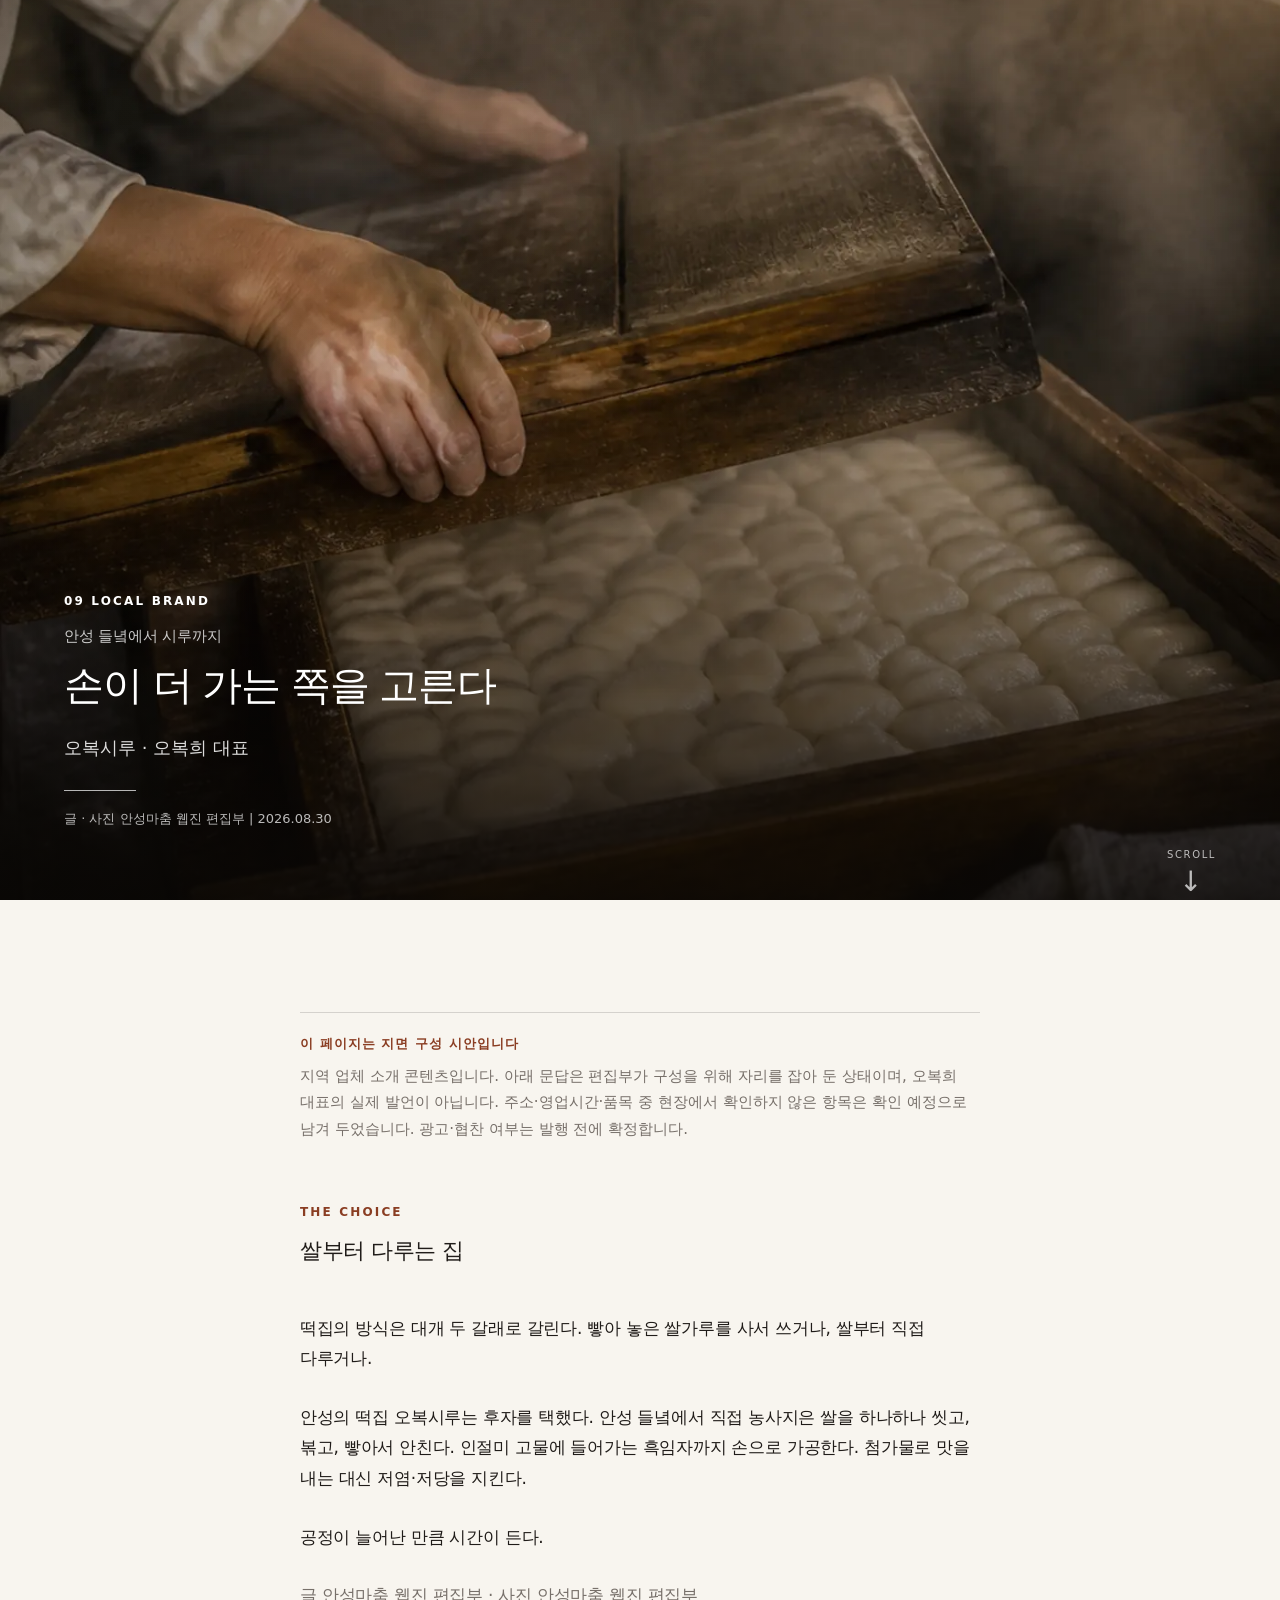
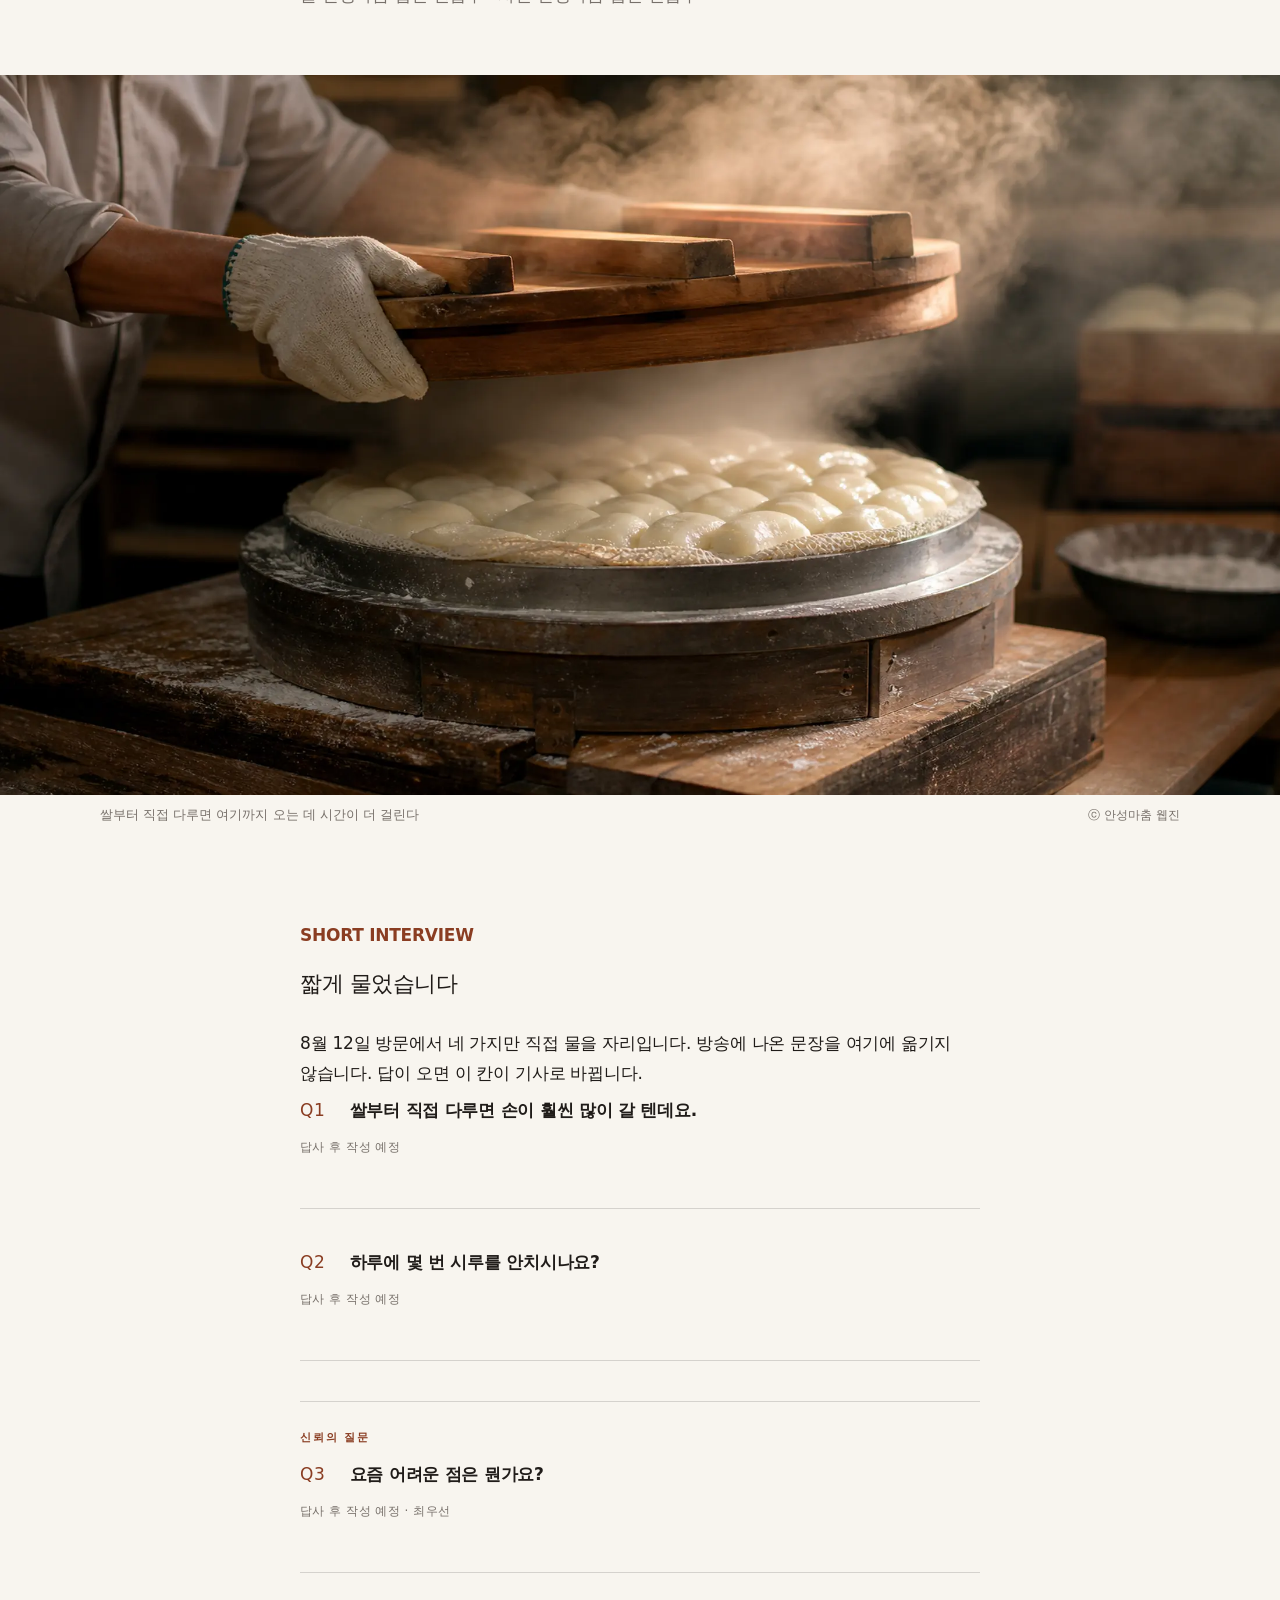
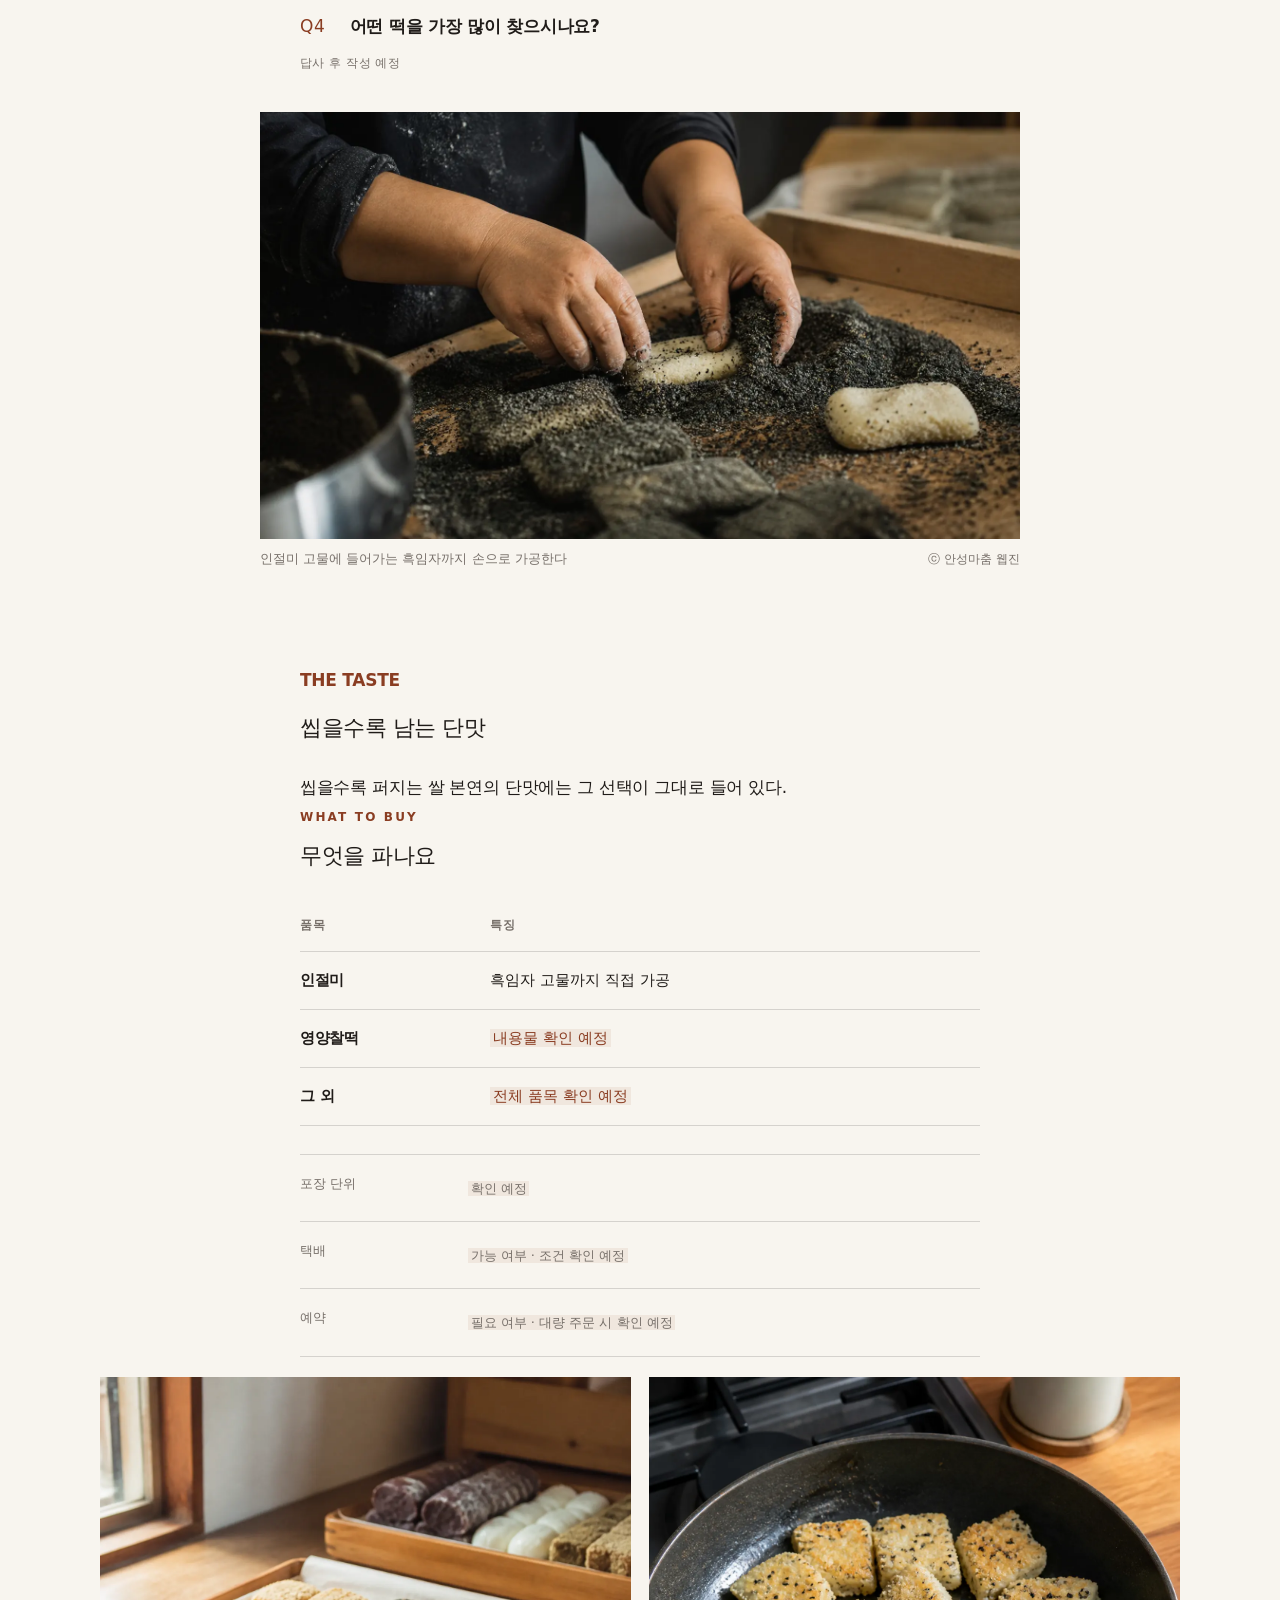
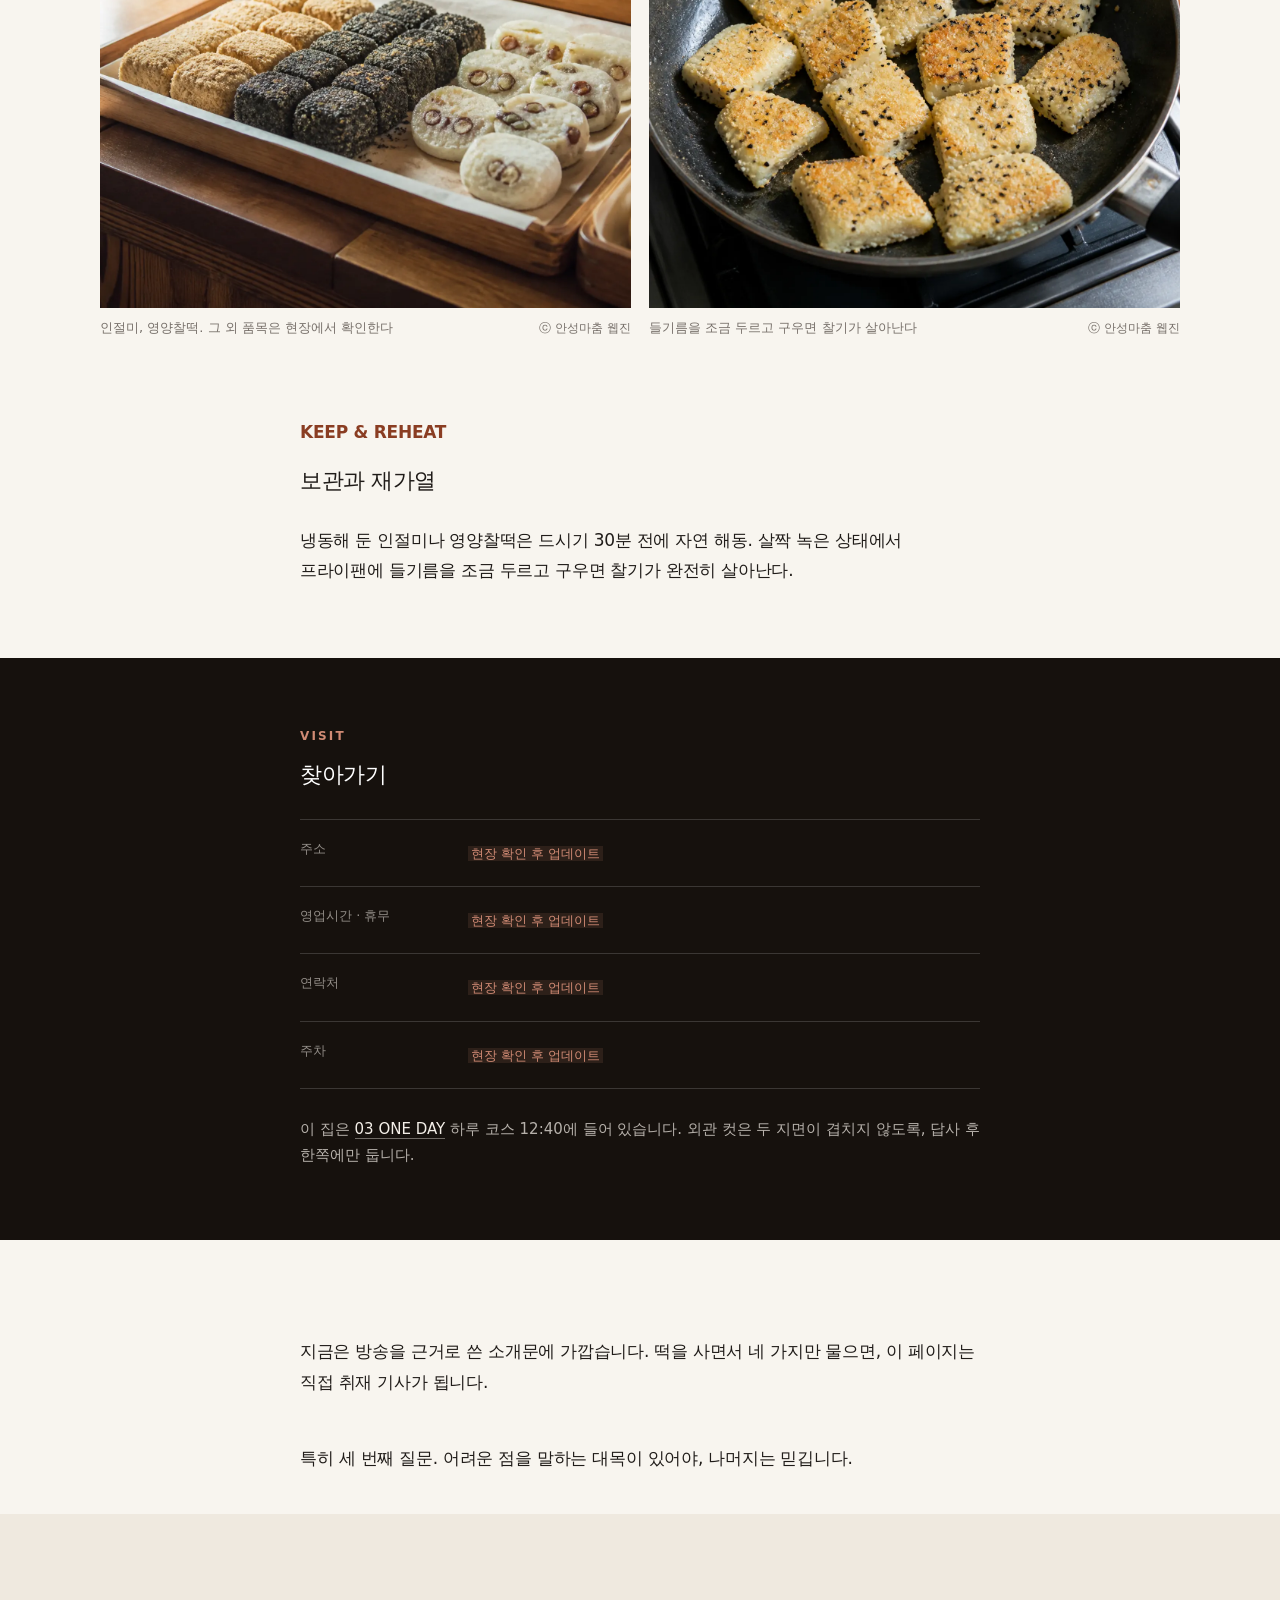
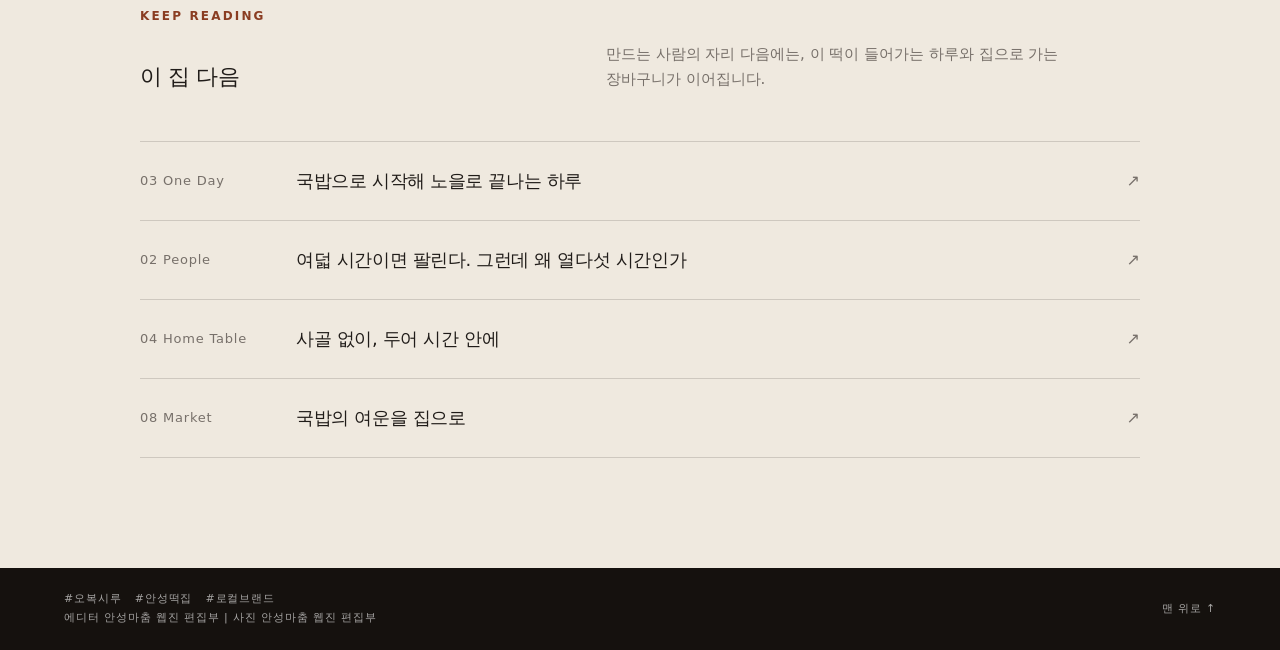
<file: localbrand/index.html>
<!doctype html>
<html lang="ko">
<head>
  <meta charset="utf-8" />
  <meta name="viewport" content="width=device-width, initial-scale=1" />
  <meta name="description" content="안성마춤 웹진 2026년 8월호 LOCAL BRAND — 손이 더 가는 쪽을 고른다. 안성 오복시루 · 오복희 대표." />
  <meta name="theme-color" content="#16110d" />
  <link rel="canonical" href="https://vidavida1970.github.io/ansung/localbrand/" />
  <meta property="og:type" content="article" />
  <meta property="og:locale" content="ko_KR" />
  <meta property="og:site_name" content="안성마춤 웹진" />
  <meta property="og:title" content="손이 더 가는 쪽을 고른다" />
  <meta property="og:description" content="안성 들녘에서 시루까지. 오복시루 · 오복희 대표." />
  <meta property="og:url" content="https://vidavida1970.github.io/ansung/localbrand/" />
  <meta property="og:image" content="https://vidavida1970.github.io/ansung/localbrand/assets/og-localbrand.webp" />
  <meta name="twitter:card" content="summary_large_image" />
  <meta name="twitter:title" content="손이 더 가는 쪽을 고른다" />
  <meta name="twitter:description" content="안성 들녘에서 시루까지. 오복시루 · 오복희 대표." />
  <meta name="twitter:image" content="https://vidavida1970.github.io/ansung/localbrand/assets/og-localbrand.webp" />
  <title>LOCAL BRAND | 손이 더 가는 쪽을 고른다</title>
  <link rel="stylesheet" href="styles.css" />
</head>
<body>
  <a class="skip-link" href="#story">본문으로 건너뛰기</a>

  <header class="hero" aria-labelledby="hero-title">
    <picture class="hero__picture">
      <source media="(max-width: 720px)" srcset="assets/hero-mobile.webp" />
      <img src="assets/hero-desktop.webp" alt="작업대 쪽에서 본 시루. 뚜껑을 열자 김과 갓 쪄낸 떡이 보인다" width="2400" height="1500" fetchpriority="high" />
    </picture>
    <div class="hero__shade"></div>
    <div class="hero__inner">
      <p class="eyebrow">09 LOCAL BRAND</p>
      <p class="hero-kicker">안성 들녘에서 시루까지</p>
      <h1 id="hero-title">손이 더 가는 쪽을 고른다</h1>
      <p class="hero__subtitle">오복시루 · 오복희 대표</p>
      <div class="hero__rule" aria-hidden="true"></div>
      <p class="hero__meta">글 · 사진 안성마춤 웹진 편집부 | 2026.08.30</p>
      <a class="hero__scroll" href="#story" aria-label="본문으로 이동">
        <span>SCROLL</span>
        <span class="hero__arrow" aria-hidden="true">↓</span>
      </a>
    </div>
  </header>

  <main>
    <article id="story" class="story" aria-labelledby="choice-title">
      <aside class="notice" aria-label="지면 구성 시안 안내">
        <strong>이 페이지는 지면 구성 시안입니다</strong>
        <p>지역 업체 소개 콘텐츠입니다. 아래 문답은 편집부가 구성을 위해 자리를 잡아 둔 상태이며, 오복희 대표의 실제 발언이 아닙니다. 주소·영업시간·품목 중 현장에서 확인하지 않은 항목은 확인 예정으로 남겨 두었습니다. 광고·협찬 여부는 발행 전에 확정합니다.</p>
      </aside>

      <header class="story__header shell shell--text">
        <p class="section-kicker">THE CHOICE</p>
        <h2 id="choice-title">쌀부터 다루는 집</h2>
      </header>

      <div class="shell shell--text lead">
        <p>떡집의 방식은 대개 두 갈래로 갈린다. 빻아 놓은 쌀가루를 사서 쓰거나, 쌀부터 직접 다루거나.</p>
        <p>안성의 떡집 오복시루는 후자를 택했다. 안성 들녘에서 직접 농사지은 쌀을 하나하나 씻고, 볶고, 빻아서 안친다. 인절미 고물에 들어가는 흑임자까지 손으로 가공한다. 첨가물로 맛을 내는 대신 저염·저당을 지킨다.</p>
        <p>공정이 늘어난 만큼 시간이 든다.</p>
        <p class="credit">글 안성마춤 웹진 편집부 · 사진 안성마춤 웹진 편집부</p>
      </div>

      <figure class="bleed-figure">
        <img src="assets/steamer.webp" alt="작업자 쪽에서 시루 뚜껑을 열자 김과 갓 쪄낸 떡이 보이는 순간" width="2200" height="1238" loading="lazy" />
        <figcaption>
          <span>쌀부터 직접 다루면 여기까지 오는 데 시간이 더 걸린다</span>
          <small>ⓒ 안성마춤 웹진</small>
        </figcaption>
      </figure>

      <section class="shell shell--text story__copy" aria-labelledby="ask-title">
        <p class="section-kicker">SHORT INTERVIEW</p>
        <h2 id="ask-title">짧게 물었습니다</h2>
        <p>8월 12일 방문에서 네 가지만 직접 물을 자리입니다. 방송에 나온 문장을 여기에 옮기지 않습니다. 답이 오면 이 칸이 기사로 바뀝니다.</p>
      </section>

      <section class="shell shell--text qa-group" aria-label="오복시루 미니 인터뷰">
        <div class="qa pending">
          <p class="question"><span>Q1</span> 쌀부터 직접 다루면 손이 훨씬 많이 갈 텐데요.</p>
          <div class="answer"><span class="draft-tag">답사 후 작성 예정</span></div>
        </div>
        <div class="qa pending">
          <p class="question"><span>Q2</span> 하루에 몇 번 시루를 안치시나요?</p>
          <div class="answer"><span class="draft-tag">답사 후 작성 예정</span></div>
        </div>
        <div class="qa pending key-question">
          <div class="record-label">신뢰의 질문</div>
          <p class="question"><span>Q3</span> 요즘 어려운 점은 뭔가요?</p>
          <div class="answer"><span class="draft-tag">답사 후 작성 예정 · 최우선</span></div>
        </div>
        <div class="qa pending">
          <p class="question"><span>Q4</span> 어떤 떡을 가장 많이 찾으시나요?</p>
          <div class="answer"><span class="draft-tag">답사 후 작성 예정</span></div>
        </div>
      </section>

      <figure class="wide-figure">
        <img src="assets/hands.webp" alt="떡에 흑임자 고물을 묻히는 손. 얼굴은 프레임 밖이다" width="1600" height="900" loading="lazy" />
        <figcaption>
          <span>인절미 고물에 들어가는 흑임자까지 손으로 가공한다</span>
          <small>ⓒ 안성마춤 웹진</small>
        </figcaption>
      </figure>

      <section class="shell shell--text story__copy" aria-labelledby="taste-title">
        <p class="section-kicker">THE TASTE</p>
        <h2 id="taste-title">씹을수록 남는 단맛</h2>
        <p>씹을수록 퍼지는 쌀 본연의 단맛에는 그 선택이 그대로 들어 있다.</p>
      </section>

      <section class="shell shell--text" aria-labelledby="menu-title">
        <p class="section-kicker">WHAT TO BUY</p>
        <h2 id="menu-title">무엇을 파나요</h2>
        <table class="menu-table">
          <thead>
            <tr>
              <th>품목</th>
              <th>특징</th>
            </tr>
          </thead>
          <tbody>
            <tr>
              <td>인절미</td>
              <td>흑임자 고물까지 직접 가공</td>
            </tr>
            <tr>
              <td>영양찰떡</td>
              <td><span class="pending-inline">내용물 확인 예정</span></td>
            </tr>
            <tr>
              <td>그 외</td>
              <td><span class="pending-inline">전체 품목 확인 예정</span></td>
            </tr>
          </tbody>
        </table>
        <ul class="buy-list">
          <li><span>포장 단위</span><p><span class="pending-inline">확인 예정</span></p></li>
          <li><span>택배</span><p><span class="pending-inline">가능 여부 · 조건 확인 예정</span></p></li>
          <li><span>예약</span><p><span class="pending-inline">필요 여부 · 대량 주문 시 확인 예정</span></p></li>
        </ul>
      </section>

      <div class="process-pair" aria-label="진열된 떡과 재가열한 떡">
        <figure>
          <img src="assets/display.webp" alt="나무 쟁반 위에 놓인 인절미와 영양찰떡. 가격표는 보이지 않는다" width="1400" height="1400" loading="lazy" />
          <figcaption>
            <span>인절미, 영양찰떡. 그 외 품목은 현장에서 확인한다</span>
            <small>ⓒ 안성마춤 웹진</small>
          </figcaption>
        </figure>
        <figure>
          <img src="assets/reheat.webp" alt="집 프라이팬에서 들기름을 두르고 구운 인절미. 가장자리가 살짝 노릇하다" width="1400" height="1400" loading="lazy" />
          <figcaption>
            <span>들기름을 조금 두르고 구우면 찰기가 살아난다</span>
            <small>ⓒ 안성마춤 웹진</small>
          </figcaption>
        </figure>
      </div>

      <section class="shell shell--text story__copy" aria-labelledby="keep-title">
        <p class="section-kicker">KEEP &amp; REHEAT</p>
        <h2 id="keep-title">보관과 재가열</h2>
        <p>냉동해 둔 인절미나 영양찰떡은 드시기 30분 전에 자연 해동. 살짝 녹은 상태에서 프라이팬에 들기름을 조금 두르고 구우면 찰기가 완전히 살아난다.</p>
      </section>

      <section class="visit" aria-labelledby="visit-title">
        <div class="shell shell--text">
          <p class="section-kicker">VISIT</p>
          <h2 id="visit-title">찾아가기</h2>
          <ul class="visit-list">
            <li><span>주소</span><p><span class="pending-inline">현장 확인 후 업데이트</span></p></li>
            <li><span>영업시간 · 휴무</span><p><span class="pending-inline">현장 확인 후 업데이트</span></p></li>
            <li><span>연락처</span><p><span class="pending-inline">현장 확인 후 업데이트</span></p></li>
            <li><span>주차</span><p><span class="pending-inline">현장 확인 후 업데이트</span></p></li>
          </ul>
          <p class="route-note">이 집은 <a class="inline-link" href="../one-day/">03 ONE DAY</a> 하루 코스 12:40에 들어 있습니다. 외관 컷은 두 지면이 겹치지 않도록, 답사 후 한쪽에만 둡니다.</p>
        </div>
      </section>

      <section class="shell shell--text closing-copy">
        <p>지금은 방송을 근거로 쓴 소개문에 가깝습니다. 떡을 사면서 네 가지만 물으면, 이 페이지는 직접 취재 기사가 됩니다.</p>
        <p class="highlight">특히 세 번째 질문. 어려운 점을 말하는 대목이 있어야, 나머지는 믿깁니다.</p>
      </section>
    </article>

    <nav class="contents" aria-labelledby="next-title">
      <div class="shell shell--contents">
        <div class="contents__heading">
          <p class="section-kicker">KEEP READING</p>
          <h2 id="next-title">이 집 다음</h2>
          <p>만드는 사람의 자리 다음에는, 이 떡이 들어가는 하루와 집으로 가는 장바구니가 이어집니다.</p>
        </div>
        <ol class="contents__list">
          <li><a href="../one-day/"><span class="contents__category">03 One Day</span><span class="contents__title">국밥으로 시작해 노을로 끝나는 하루</span><span class="contents__arrow">↗</span></a></li>
          <li><a href="../people/"><span class="contents__category">02 People</span><span class="contents__title">여덟 시간이면 팔린다. 그런데 왜 열다섯 시간인가</span><span class="contents__arrow">↗</span></a></li>
          <li><a href="../home-table/"><span class="contents__category">04 Home Table</span><span class="contents__title">사골 없이, 두어 시간 안에</span><span class="contents__arrow">↗</span></a></li>
          <li><a href="../market/"><span class="contents__category">08 Market</span><span class="contents__title">국밥의 여운을 집으로</span><span class="contents__arrow">↗</span></a></li>
        </ol>
      </div>
    </nav>
  </main>

  <footer class="site-footer">
    <div class="shell site-footer__inner">
      <p>#오복시루 &nbsp; #안성떡집 &nbsp; #로컬브랜드<br />에디터 안성마춤 웹진 편집부 | 사진 안성마춤 웹진 편집부</p>
      <a href="#story" class="site-footer__top">맨 위로 ↑</a>
    </div>
  </footer>

  <script src="script.js"></script>
</body>
</html>
</file>
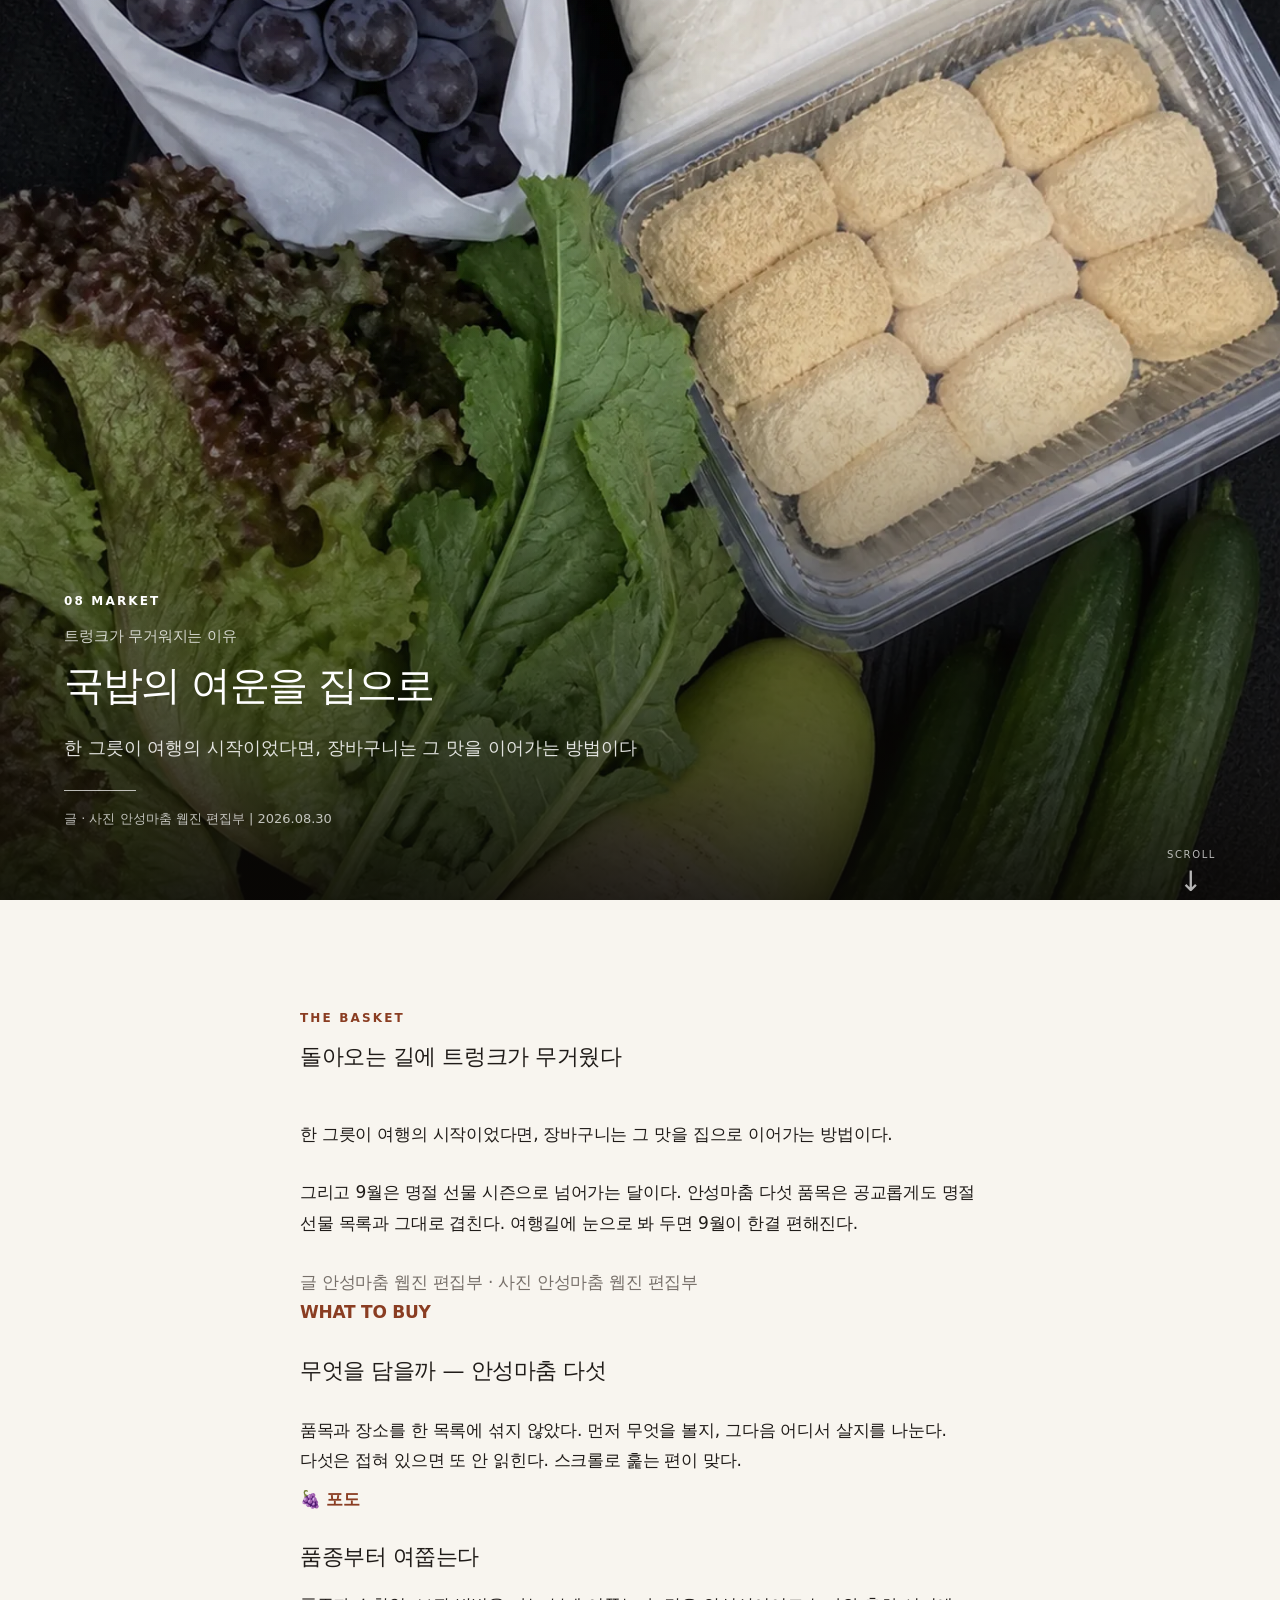
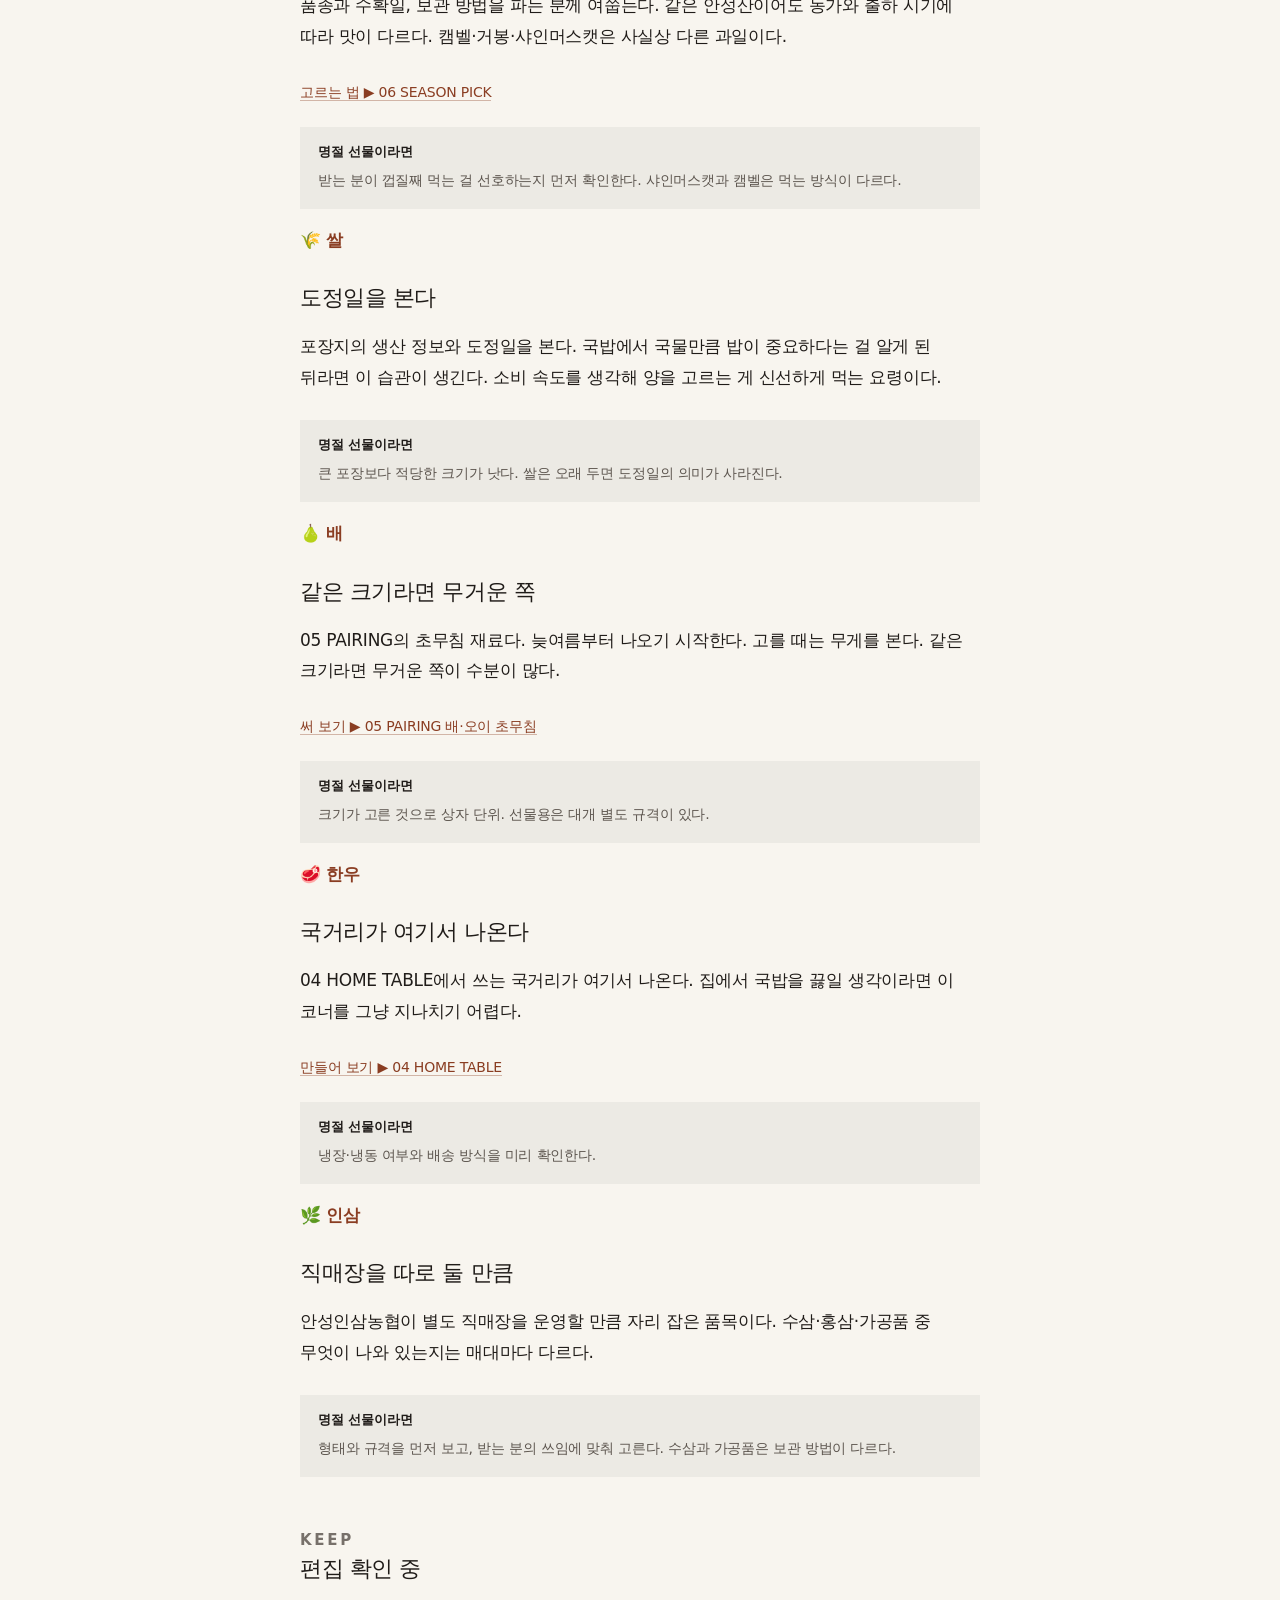
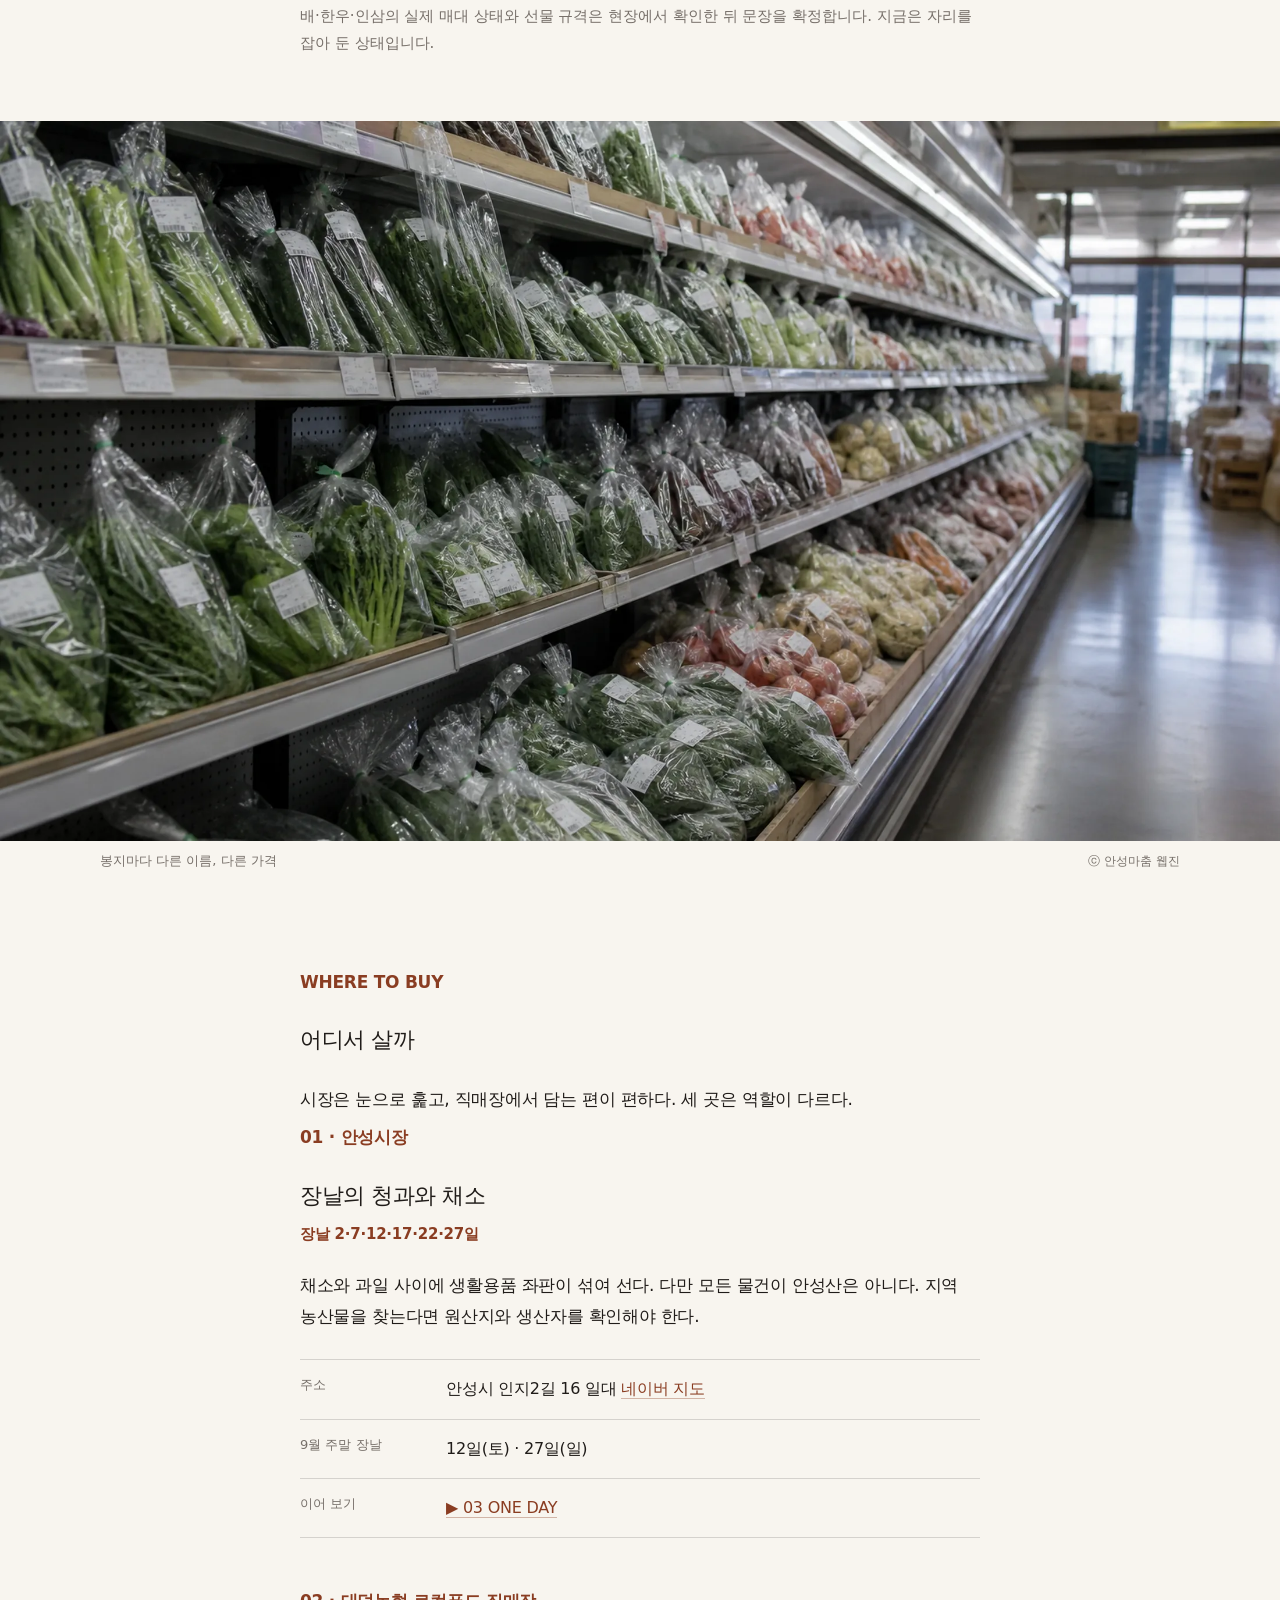
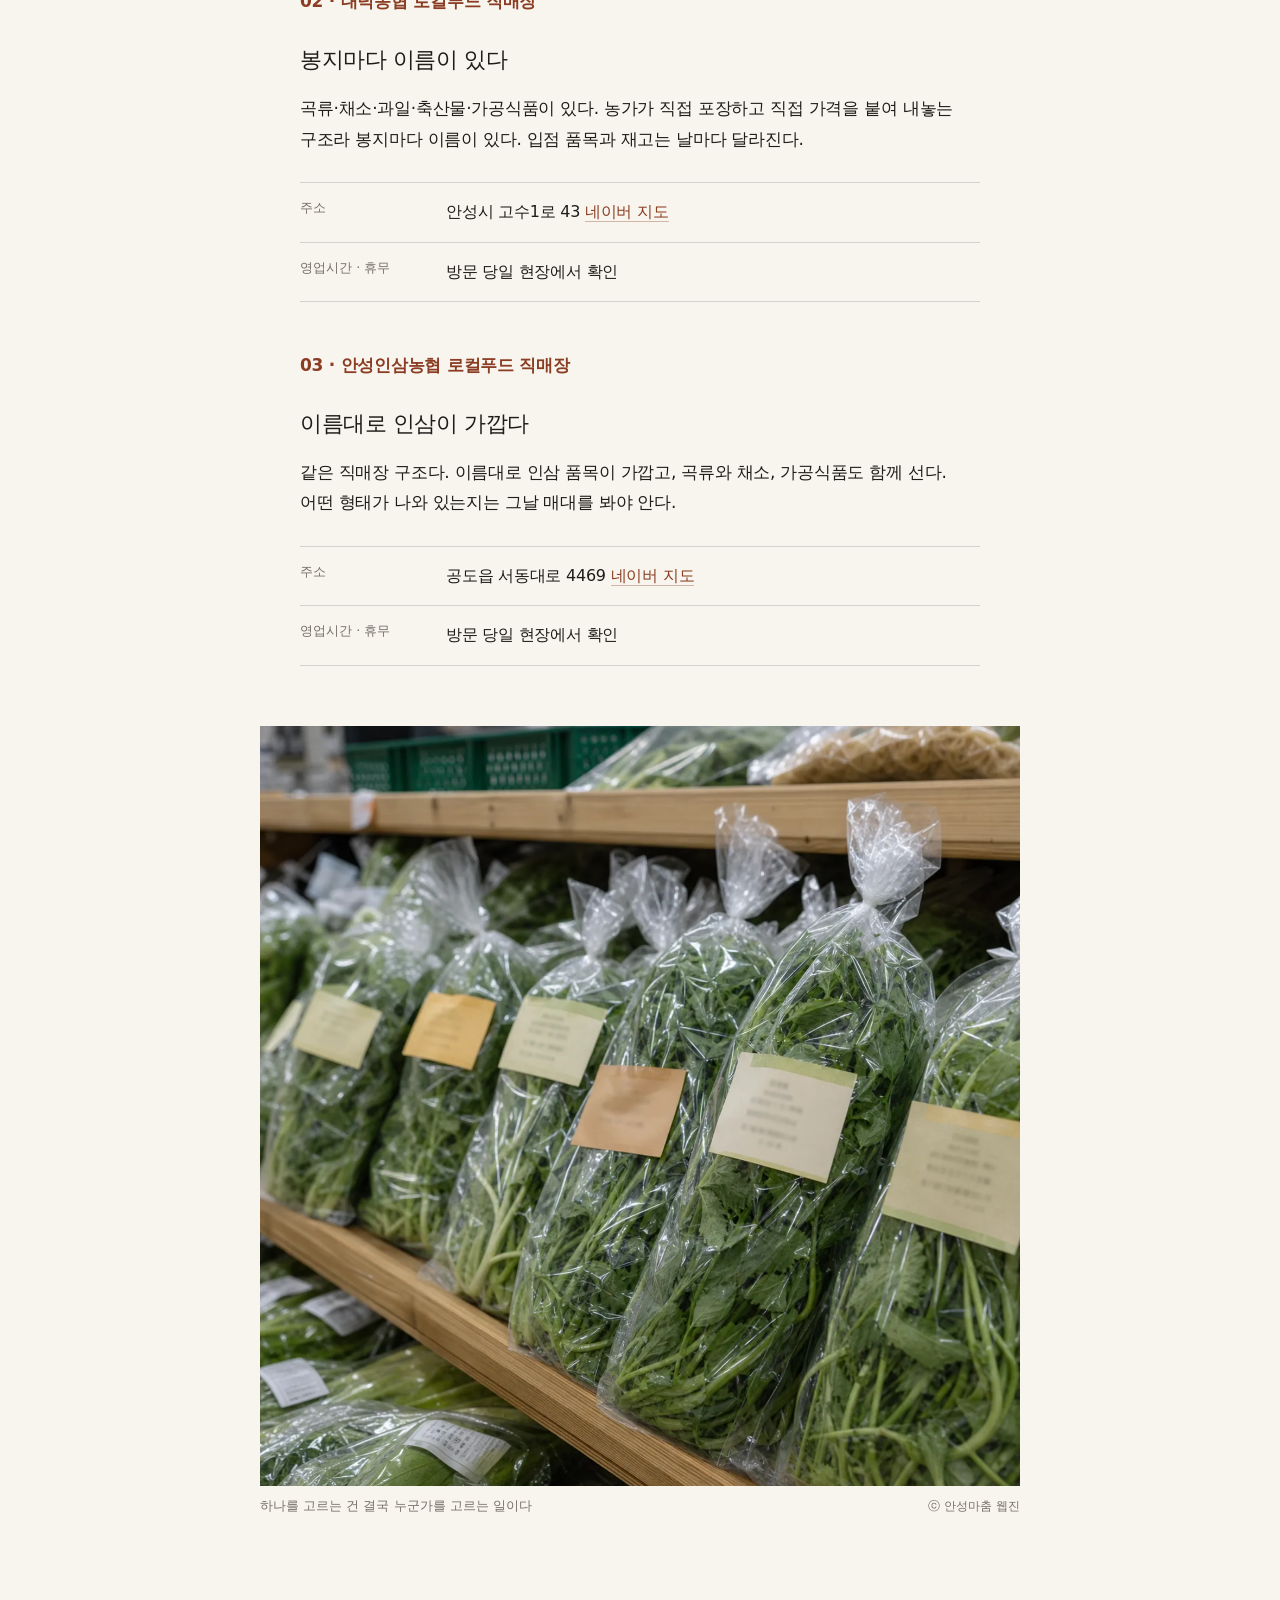
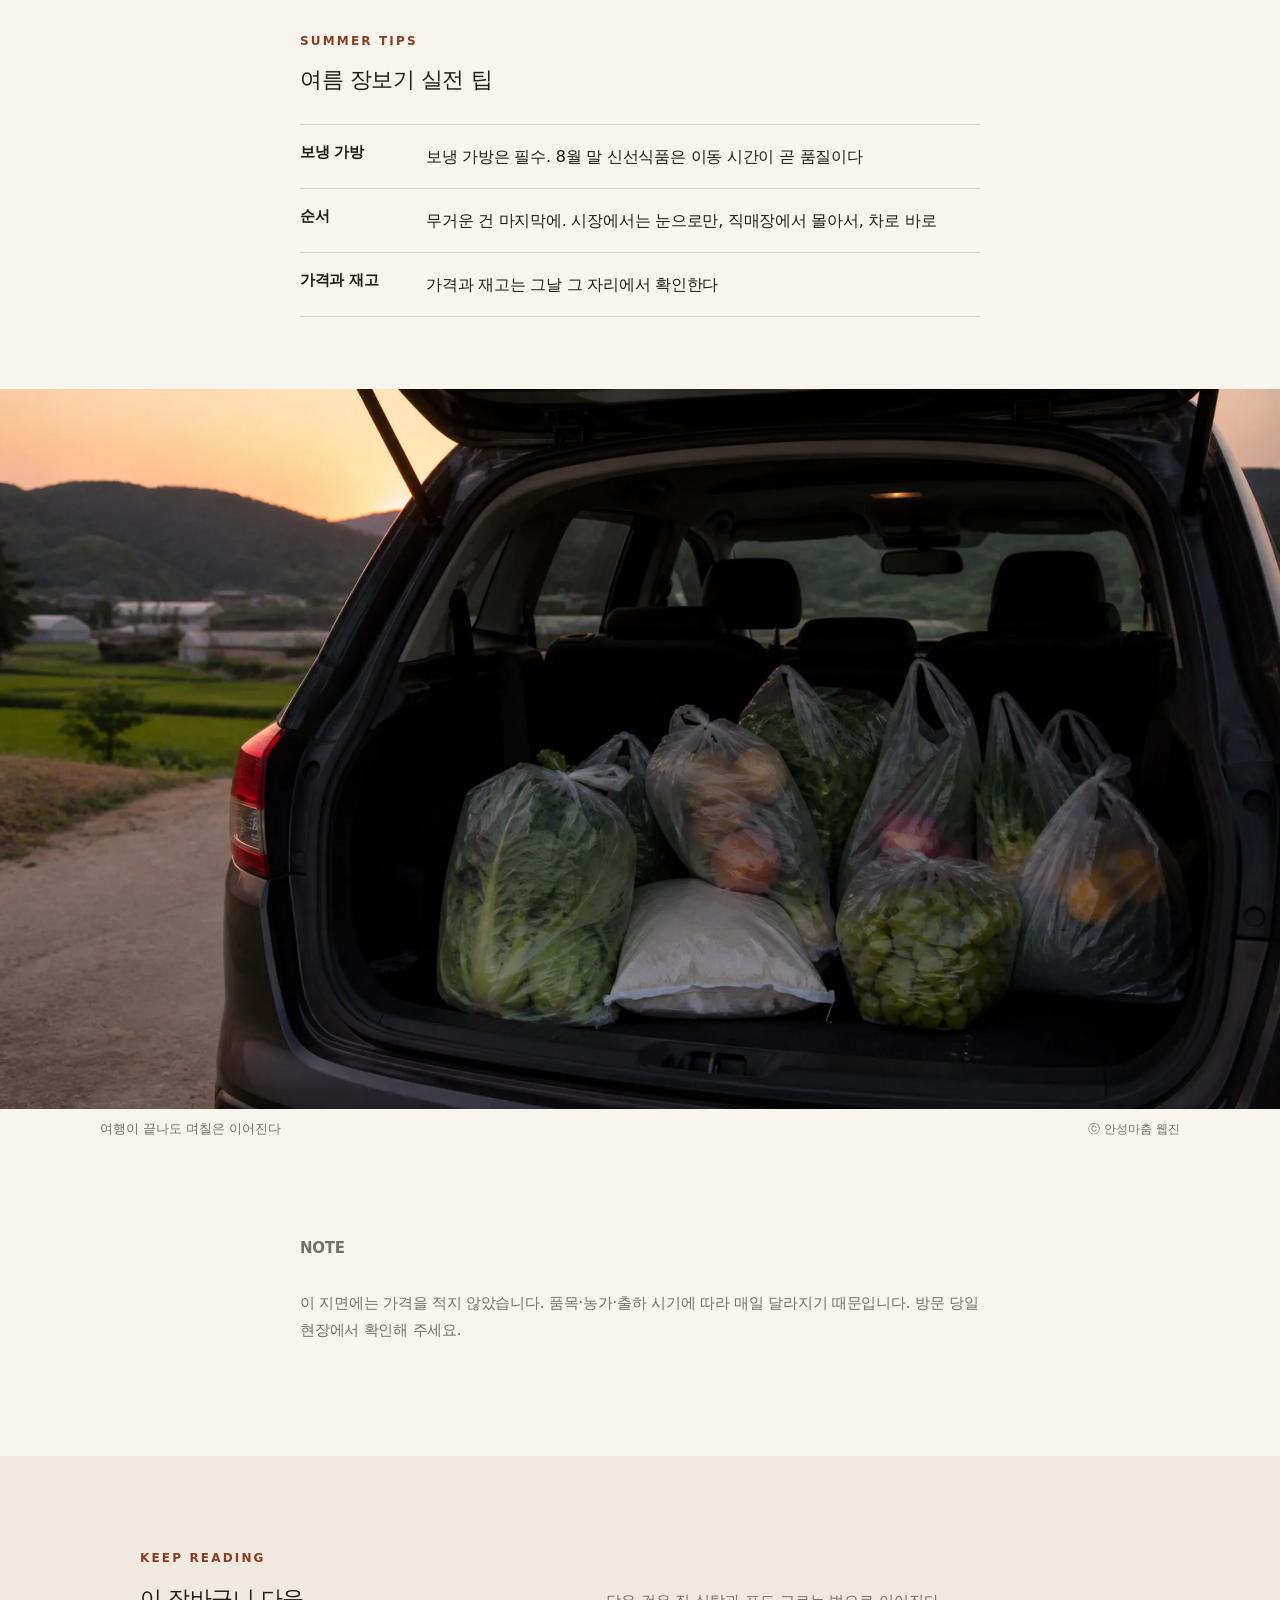
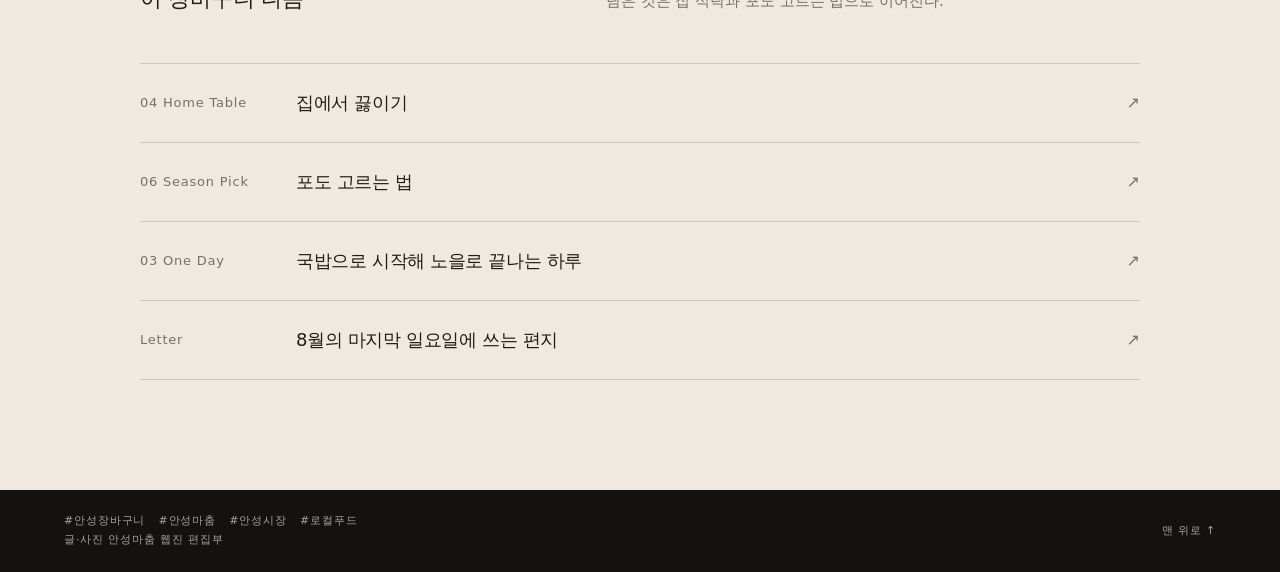
<file: market/index.html>
<!doctype html>
<html lang="ko">
<head>
  <meta charset="utf-8" />
  <meta name="viewport" content="width=device-width, initial-scale=1" />
  <meta name="description" content="안성마춤 웹진 2026년 8월호 MARKET — 국밥의 여운을 집으로. 무엇을 담을까, 어디서 살까." />
  <meta name="theme-color" content="#16110d" />
  <link rel="canonical" href="https://vidavida1970.github.io/ansung/market/" />
  <meta property="og:type" content="article" />
  <meta property="og:locale" content="ko_KR" />
  <meta property="og:site_name" content="안성마춤 웹진" />
  <meta property="og:title" content="국밥의 여운을 집으로" />
  <meta property="og:description" content="한 그릇이 여행의 시작이었다면, 장바구니는 그 맛을 집으로 이어가는 방법이다." />
  <meta property="og:url" content="https://vidavida1970.github.io/ansung/market/" />
  <meta property="og:image" content="https://vidavida1970.github.io/ansung/market/assets/og-market.webp" />
  <meta name="twitter:card" content="summary_large_image" />
  <meta name="twitter:title" content="국밥의 여운을 집으로" />
  <meta name="twitter:description" content="한 그릇이 여행의 시작이었다면, 장바구니는 그 맛을 집으로 이어가는 방법이다." />
  <meta name="twitter:image" content="https://vidavida1970.github.io/ansung/market/assets/og-market.webp" />
  <title>MARKET | 국밥의 여운을 집으로</title>
  <link rel="stylesheet" href="styles.css" />
</head>
<body>
  <a class="skip-link" href="#story">본문으로 건너뛰기</a>

  <header class="hero" aria-labelledby="hero-title">
    <picture class="hero__picture">
      <source media="(max-width: 720px)" srcset="assets/hero-mobile.webp" />
      <img src="assets/hero-desktop.webp" alt="돌아오는 길에 트렁크에 펼쳐 둔 포도와 쌀, 떡과 채소" width="2400" height="1500" fetchpriority="high" />
    </picture>
    <div class="hero__shade"></div>
    <div class="hero__inner">
      <p class="eyebrow">08 MARKET</p>
      <p class="hero-kicker">트렁크가 무거워지는 이유</p>
      <h1 id="hero-title">국밥의 여운을 집으로</h1>
      <p class="hero__subtitle">한 그릇이 여행의 시작이었다면, 장바구니는 그 맛을 이어가는 방법이다</p>
      <div class="hero__rule" aria-hidden="true"></div>
      <p class="hero__meta">글 · 사진 안성마춤 웹진 편집부 | 2026.08.30</p>
      <a class="hero__scroll" href="#story" aria-label="본문으로 이동">
        <span>SCROLL</span>
        <span class="hero__arrow" aria-hidden="true">↓</span>
      </a>
    </div>
  </header>

  <main>
    <article id="story" class="story" aria-labelledby="lead-title">
      <header class="story__header shell shell--text">
        <p class="section-kicker">THE BASKET</p>
        <h2 id="lead-title">돌아오는 길에 트렁크가 무거웠다</h2>
      </header>

      <div class="shell shell--text lead">
        <p>한 그릇이 여행의 시작이었다면, 장바구니는 그 맛을 집으로 이어가는 방법이다.</p>
        <p>그리고 9월은 명절 선물 시즌으로 넘어가는 달이다. 안성마춤 다섯 품목은 공교롭게도 명절 선물 목록과 그대로 겹친다. 여행길에 눈으로 봐 두면 9월이 한결 편해진다.</p>
        <p class="credit">글 안성마춤 웹진 편집부 · 사진 안성마춤 웹진 편집부</p>
      </div>

      <section class="shell shell--text story__copy" aria-labelledby="five-title">
        <p class="section-kicker">WHAT TO BUY</p>
        <h2 id="five-title">무엇을 담을까 — 안성마춤 다섯</h2>
        <p>품목과 장소를 한 목록에 섞지 않았다. 먼저 무엇을 볼지, 그다음 어디서 살지를 나눈다. 다섯은 접혀 있으면 또 안 읽힌다. 스크롤로 훑는 편이 맞다.</p>
      </section>

      <section class="item" aria-labelledby="grape-title">
        <div class="shell shell--text item__copy">
          <p class="item-index">🍇 포도</p>
          <h3 id="grape-title">품종부터 여쭙는다</h3>
          <p>품종과 수확일, 보관 방법을 파는 분께 여쭙는다. 같은 안성산이어도 농가와 출하 시기에 따라 맛이 다르다. 캠벨·거봉·샤인머스캣은 사실상 다른 과일이다.</p>
          <p class="cross"><a class="inline-link" href="../season-pick/">고르는 법 ▶ 06 SEASON PICK</a></p>
          <aside class="gift">
            <strong>명절 선물이라면</strong>
            <p>받는 분이 껍질째 먹는 걸 선호하는지 먼저 확인한다. 샤인머스캣과 캠벨은 먹는 방식이 다르다.</p>
          </aside>
        </div>
      </section>

      <section class="item" aria-labelledby="rice-title">
        <div class="shell shell--text item__copy">
          <p class="item-index">🌾 쌀</p>
          <h3 id="rice-title">도정일을 본다</h3>
          <p>포장지의 생산 정보와 도정일을 본다. 국밥에서 국물만큼 밥이 중요하다는 걸 알게 된 뒤라면 이 습관이 생긴다. 소비 속도를 생각해 양을 고르는 게 신선하게 먹는 요령이다.</p>
          <aside class="gift">
            <strong>명절 선물이라면</strong>
            <p>큰 포장보다 적당한 크기가 낫다. 쌀은 오래 두면 도정일의 의미가 사라진다.</p>
          </aside>
        </div>
      </section>

      <section class="item" aria-labelledby="pear-title">
        <div class="shell shell--text item__copy">
          <p class="item-index">🍐 배</p>
          <h3 id="pear-title">같은 크기라면 무거운 쪽</h3>
          <p>05 PAIRING의 초무침 재료다. 늦여름부터 나오기 시작한다. 고를 때는 무게를 본다. 같은 크기라면 무거운 쪽이 수분이 많다.</p>
          <p class="cross"><a class="inline-link" href="../home-table/#pairing">써 보기 ▶ 05 PAIRING 배·오이 초무침</a></p>
          <aside class="gift">
            <strong>명절 선물이라면</strong>
            <p>크기가 고른 것으로 상자 단위. 선물용은 대개 별도 규격이 있다.</p>
          </aside>
        </div>
      </section>

      <section class="item" aria-labelledby="beef-title">
        <div class="shell shell--text item__copy">
          <p class="item-index">🥩 한우</p>
          <h3 id="beef-title">국거리가 여기서 나온다</h3>
          <p>04 HOME TABLE에서 쓰는 국거리가 여기서 나온다. 집에서 국밥을 끓일 생각이라면 이 코너를 그냥 지나치기 어렵다.</p>
          <p class="cross"><a class="inline-link" href="../home-table/">만들어 보기 ▶ 04 HOME TABLE</a></p>
          <aside class="gift">
            <strong>명절 선물이라면</strong>
            <p>냉장·냉동 여부와 배송 방식을 미리 확인한다.</p>
          </aside>
        </div>
      </section>

      <section class="item" aria-labelledby="ginseng-title">
        <div class="shell shell--text item__copy">
          <p class="item-index">🌿 인삼</p>
          <h3 id="ginseng-title">직매장을 따로 둘 만큼</h3>
          <p>안성인삼농협이 별도 직매장을 운영할 만큼 자리 잡은 품목이다. 수삼·홍삼·가공품 중 무엇이 나와 있는지는 매대마다 다르다.</p>
          <aside class="gift">
            <strong>명절 선물이라면</strong>
            <p>형태와 규격을 먼저 보고, 받는 분의 쓰임에 맞춰 고른다. 수삼과 가공품은 보관 방법이 다르다.</p>
          </aside>
        </div>
      </section>

      <aside class="note" aria-labelledby="verify-title">
        <p class="section-kicker">KEEP</p>
        <h2 id="verify-title">편집 확인 중</h2>
        <p>배·한우·인삼의 실제 매대 상태와 선물 규격은 현장에서 확인한 뒤 문장을 확정합니다. 지금은 자리를 잡아 둔 상태입니다.</p>
      </aside>

      <figure class="bleed-figure">
        <img src="assets/shelf.webp" alt="농가가 직접 포장한 봉지가 줄지어 놓인 직매장 매대 통로" width="2200" height="1238" loading="lazy" />
        <figcaption>
          <span>봉지마다 다른 이름, 다른 가격</span>
          <small>ⓒ 안성마춤 웹진</small>
        </figcaption>
      </figure>

      <section class="shell shell--text story__copy" aria-labelledby="where-title">
        <p class="section-kicker">WHERE TO BUY</p>
        <h2 id="where-title">어디서 살까</h2>
        <p>시장은 눈으로 훑고, 직매장에서 담는 편이 편하다. 세 곳은 역할이 다르다.</p>
      </section>

      <section class="place" aria-labelledby="market-title">
        <div class="shell shell--text">
          <p class="place-index">01 · 안성시장</p>
          <h3 id="market-title">장날의 청과와 채소</h3>
          <p class="place-meta">장날 2·7·12·17·22·27일</p>
          <p>채소와 과일 사이에 생활용품 좌판이 섞여 선다. 다만 모든 물건이 안성산은 아니다. 지역 농산물을 찾는다면 원산지와 생산자를 확인해야 한다.</p>
          <ul class="info-list">
            <li><span>주소</span><p>안성시 인지2길 16 일대 <a class="inline-link" href="https://map.naver.com/p/search/%EC%95%88%EC%84%B1%EC%8B%9C%EC%9E%A5" target="_blank" rel="noopener noreferrer">네이버 지도</a></p></li>
            <li><span>9월 주말 장날</span><p>12일(토) · 27일(일)</p></li>
            <li><span>이어 보기</span><p><a class="inline-link" href="../one-day/">▶ 03 ONE DAY</a></p></li>
          </ul>
        </div>
      </section>

      <section class="place" aria-labelledby="daedeok-title">
        <div class="shell shell--text">
          <p class="place-index">02 · 대덕농협 로컬푸드 직매장</p>
          <h3 id="daedeok-title">봉지마다 이름이 있다</h3>
          <p>곡류·채소·과일·축산물·가공식품이 있다. 농가가 직접 포장하고 직접 가격을 붙여 내놓는 구조라 봉지마다 이름이 있다. 입점 품목과 재고는 날마다 달라진다.</p>
          <ul class="info-list">
            <li><span>주소</span><p>안성시 고수1로 43 <a class="inline-link" href="https://map.naver.com/p/search/%EB%8C%80%EB%8D%95%EB%86%8D%ED%98%91%20%EB%A1%9C%EC%BB%AC%ED%91%B8%EB%93%9C%20%EC%A7%81%EB%A7%A4%EC%9E%A5" target="_blank" rel="noopener noreferrer">네이버 지도</a></p></li>
            <li><span>영업시간 · 휴무</span><p>방문 당일 현장에서 확인</p></li>
          </ul>
        </div>
      </section>

      <section class="place" aria-labelledby="insam-title">
        <div class="shell shell--text">
          <p class="place-index">03 · 안성인삼농협 로컬푸드 직매장</p>
          <h3 id="insam-title">이름대로 인삼이 가깝다</h3>
          <p>같은 직매장 구조다. 이름대로 인삼 품목이 가깝고, 곡류와 채소, 가공식품도 함께 선다. 어떤 형태가 나와 있는지는 그날 매대를 봐야 안다.</p>
          <ul class="info-list">
            <li><span>주소</span><p>공도읍 서동대로 4469 <a class="inline-link" href="https://map.naver.com/p/search/%EC%95%88%EC%84%B1%EC%9D%B8%EC%82%BC%EB%86%8D%ED%98%91%20%EB%A1%9C%EC%BB%AC%ED%91%B8%EB%93%9C%20%EC%A7%81%EB%A7%A4%EC%9E%A5" target="_blank" rel="noopener noreferrer">네이버 지도</a></p></li>
            <li><span>영업시간 · 휴무</span><p>방문 당일 현장에서 확인</p></li>
          </ul>
        </div>
      </section>

      <figure class="square-figure">
        <img src="assets/labels.webp" alt="직매장 매대에 나란히 놓인 봉지들. 이름표가 서로 다르게 붙어 있다" width="1400" height="1400" loading="lazy" />
        <figcaption>
          <span>하나를 고르는 건 결국 누군가를 고르는 일이다</span>
          <small>ⓒ 안성마춤 웹진</small>
        </figcaption>
      </figure>

      <section class="save" aria-labelledby="tips-title">
        <div class="shell shell--text">
          <p class="section-kicker">SUMMER TIPS</p>
          <h2 id="tips-title">여름 장보기 실전 팁</h2>
          <ul class="save-list">
            <li><span>보냉 가방</span><p>보냉 가방은 필수. 8월 말 신선식품은 이동 시간이 곧 품질이다</p></li>
            <li><span>순서</span><p>무거운 건 마지막에. 시장에서는 눈으로만, 직매장에서 몰아서, 차로 바로</p></li>
            <li><span>가격과 재고</span><p>가격과 재고는 그날 그 자리에서 확인한다</p></li>
          </ul>
        </div>
      </section>

      <figure class="bleed-figure">
        <img src="assets/trunk.webp" alt="해질 무렵, 장본 것들이 실린 열린 트렁크" width="2200" height="1238" loading="lazy" />
        <figcaption>
          <span>여행이 끝나도 며칠은 이어진다</span>
          <small>ⓒ 안성마춤 웹진</small>
        </figcaption>
      </figure>

      <aside class="price-note" aria-labelledby="price-title">
        <p class="section-kicker" id="price-title">NOTE</p>
        <p>이 지면에는 가격을 적지 않았습니다. 품목·농가·출하 시기에 따라 매일 달라지기 때문입니다. 방문 당일 현장에서 확인해 주세요.</p>
      </aside>
    </article>

    <nav class="contents" aria-labelledby="keep-title">
      <div class="shell shell--contents">
        <div class="contents__heading">
          <p class="section-kicker">KEEP READING</p>
          <h2 id="keep-title">이 장바구니 다음</h2>
          <p>담은 것은 집 식탁과 포도 고르는 법으로 이어진다.</p>
        </div>
        <ol class="contents__list">
          <li><a href="../home-table/"><span class="contents__category">04 Home Table</span><span class="contents__title">집에서 끓이기</span><span class="contents__arrow">↗</span></a></li>
          <li><a href="../season-pick/"><span class="contents__category">06 Season Pick</span><span class="contents__title">포도 고르는 법</span><span class="contents__arrow">↗</span></a></li>
          <li><a href="../one-day/"><span class="contents__category">03 One Day</span><span class="contents__title">국밥으로 시작해 노을로 끝나는 하루</span><span class="contents__arrow">↗</span></a></li>
          <li><a href="../editors-letter/"><span class="contents__category">Letter</span><span class="contents__title">8월의 마지막 일요일에 쓰는 편지</span><span class="contents__arrow">↗</span></a></li>
        </ol>
      </div>
    </nav>
  </main>

  <footer class="site-footer">
    <div class="shell site-footer__inner">
      <p>#안성장바구니 &nbsp; #안성마춤 &nbsp; #안성시장 &nbsp; #로컬푸드<br />글·사진 안성마춤 웹진 편집부</p>
      <a href="#story" class="site-footer__top">맨 위로 ↑</a>
    </div>
  </footer>

  <script src="script.js"></script>
</body>
</html>
</file>
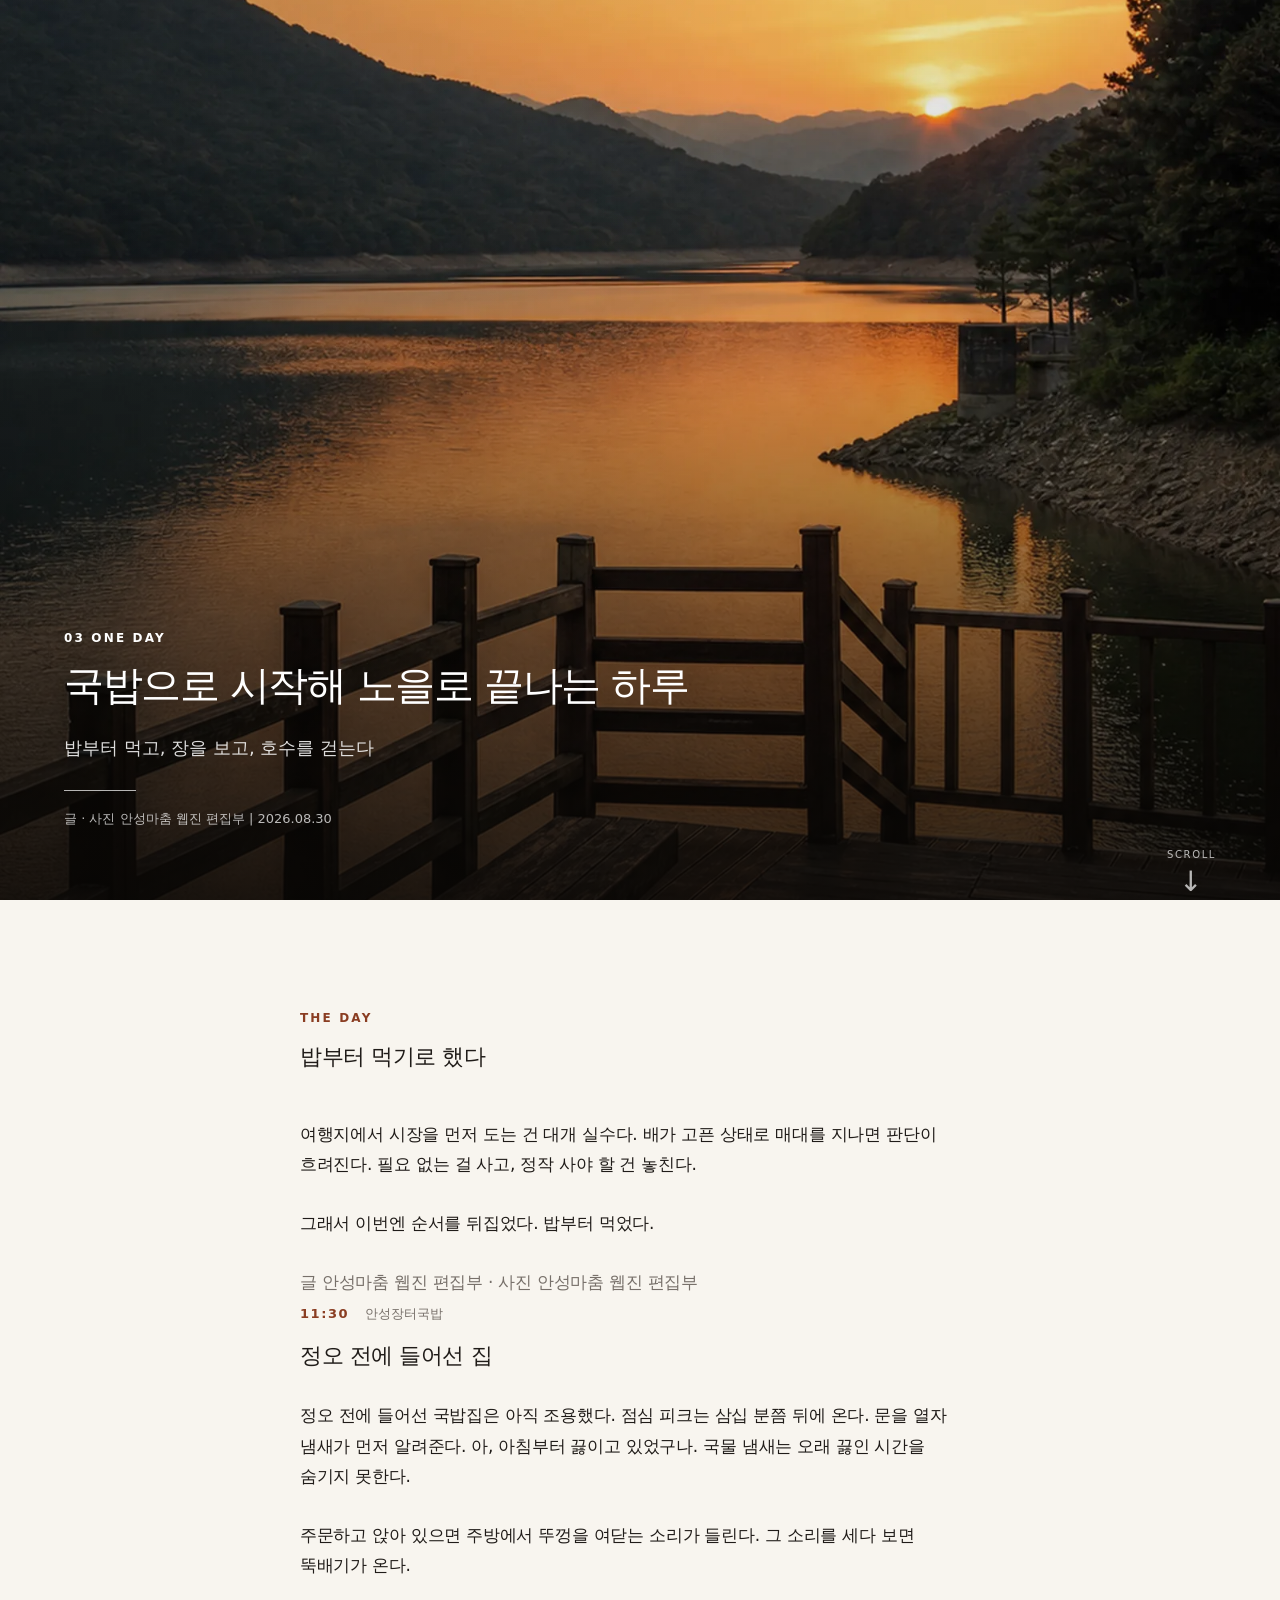
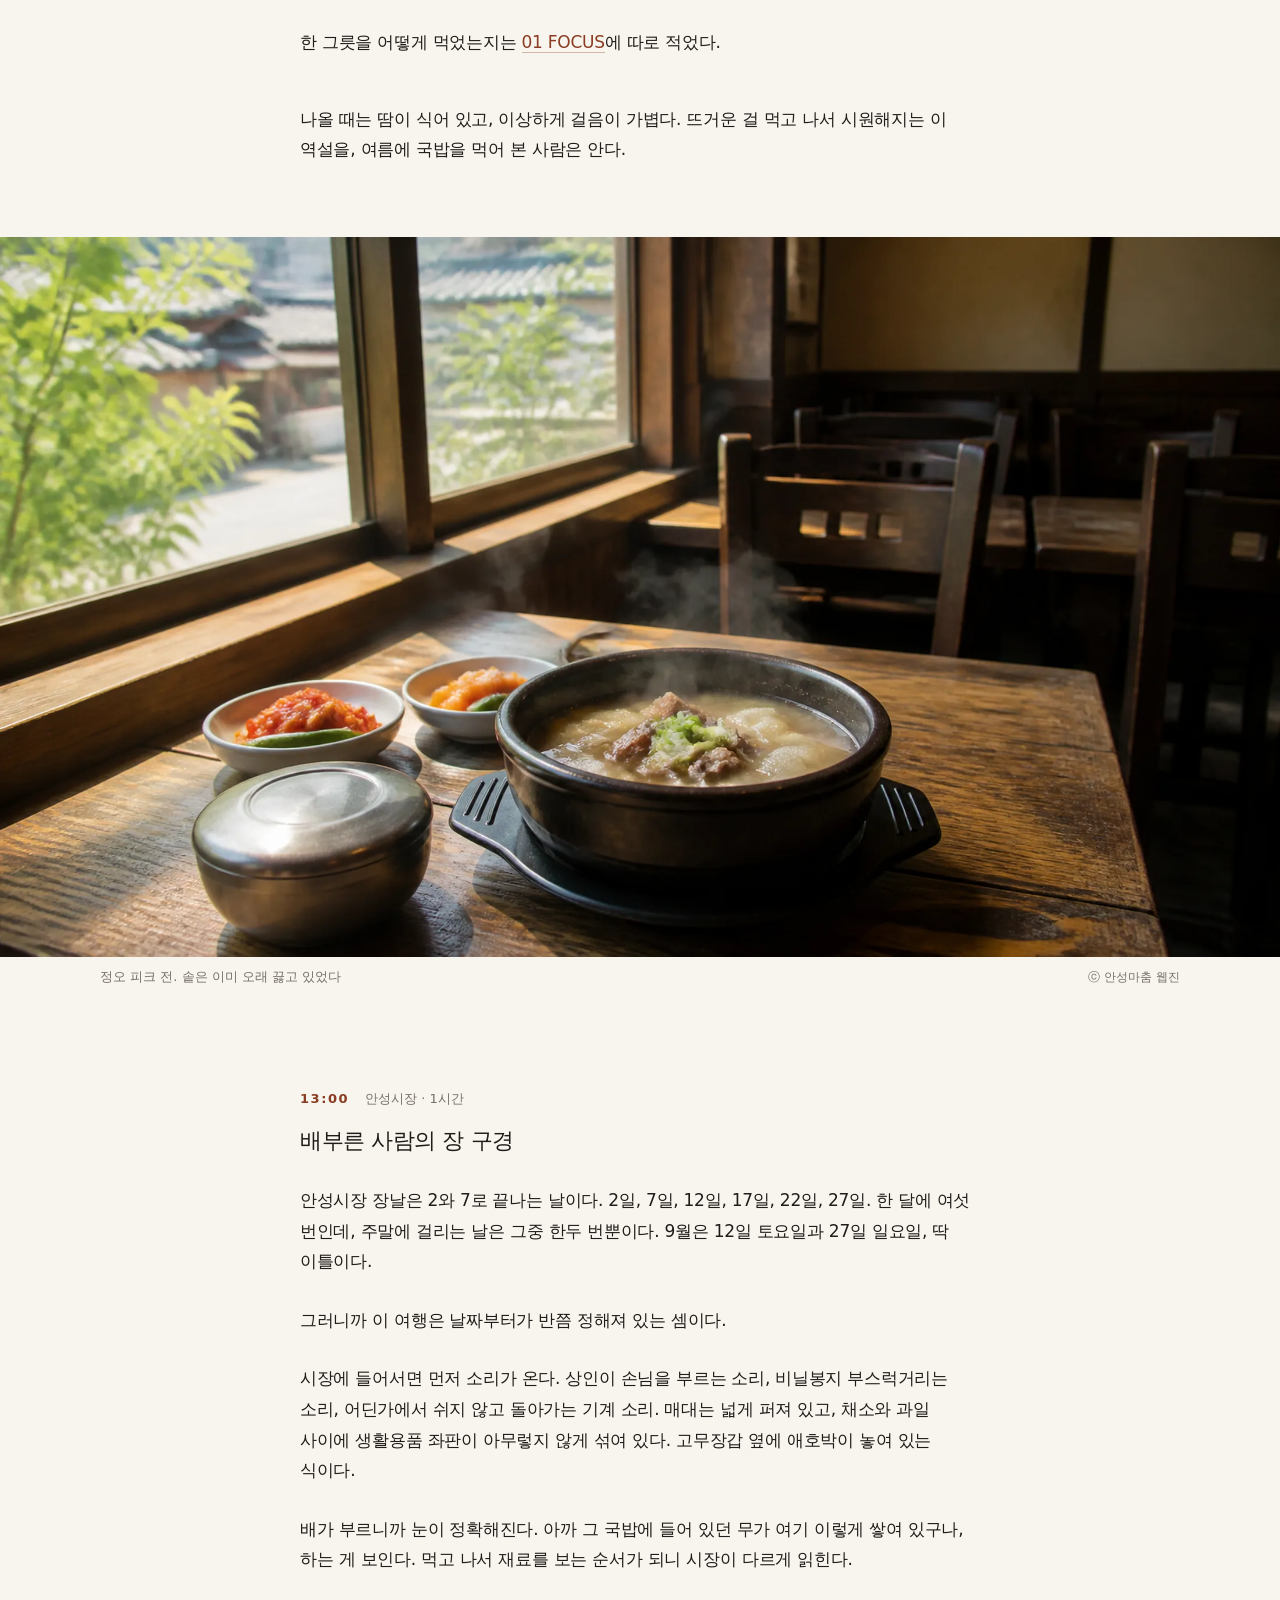
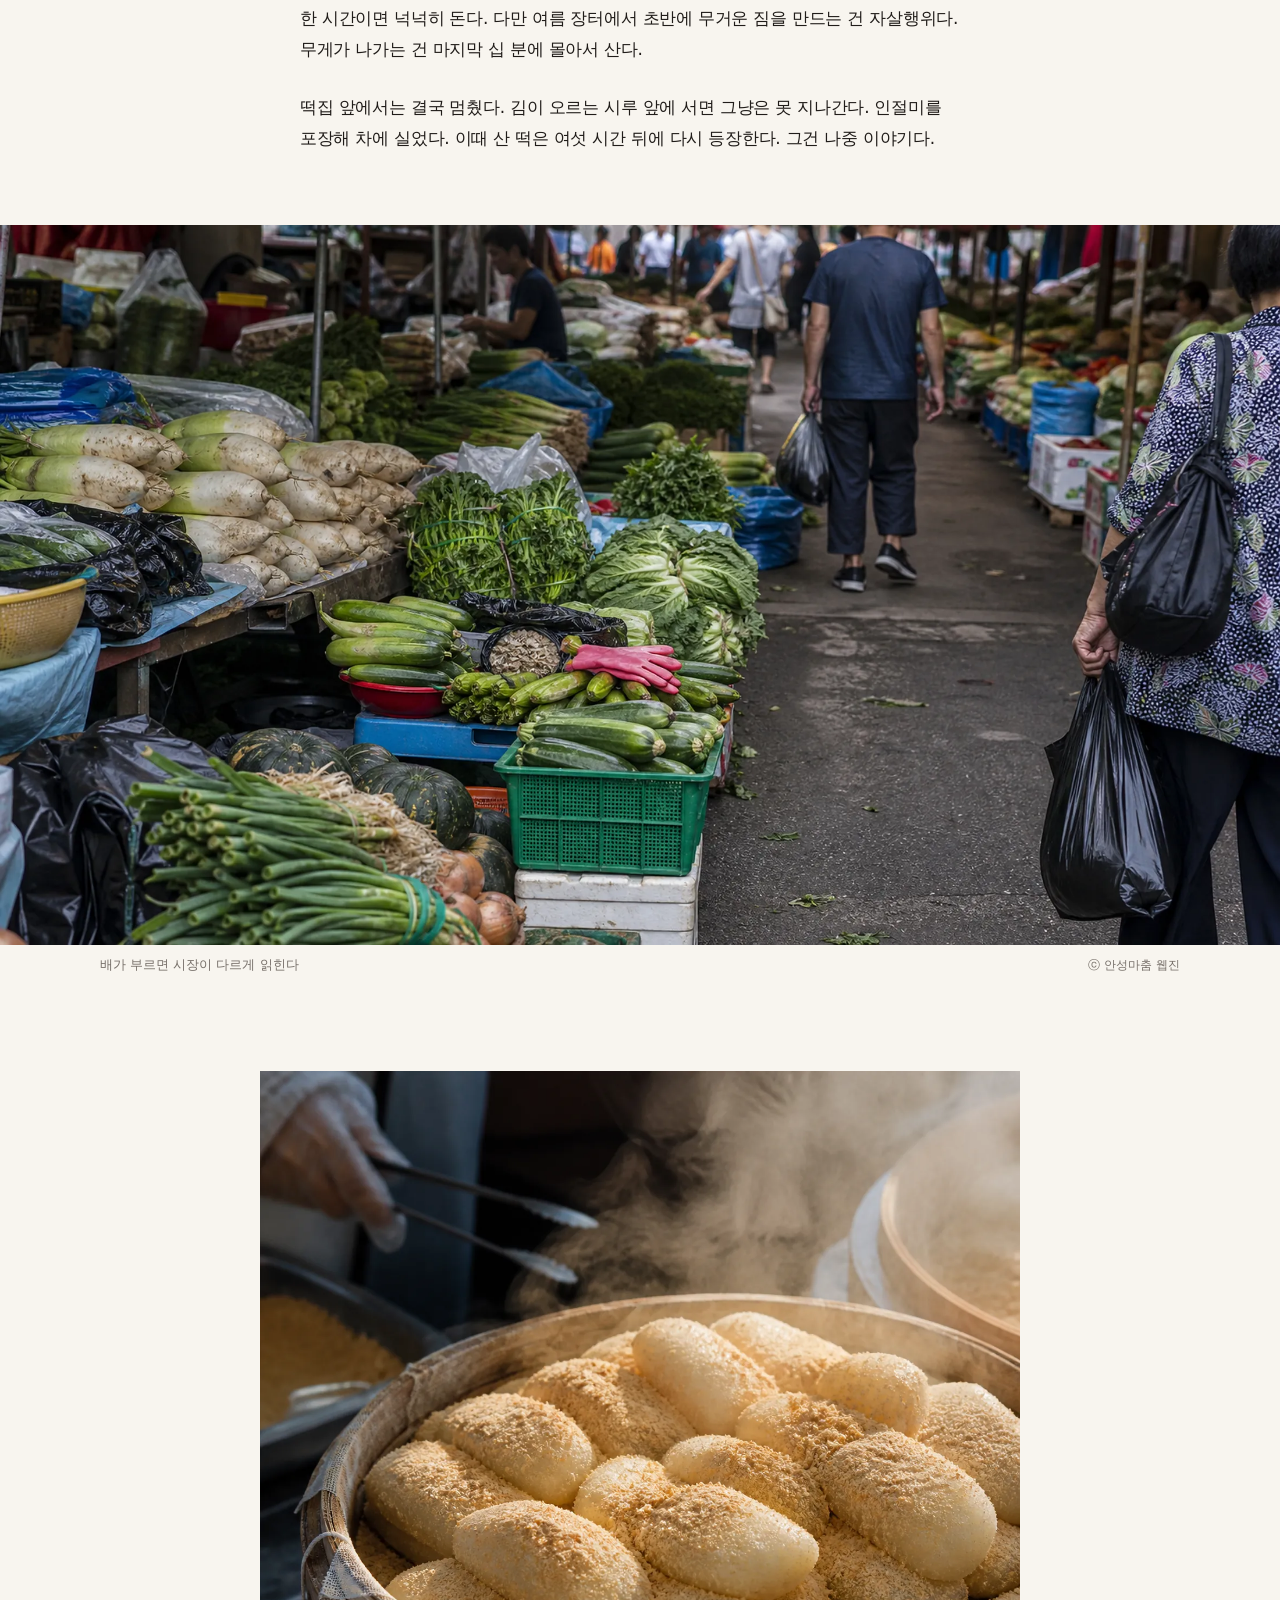
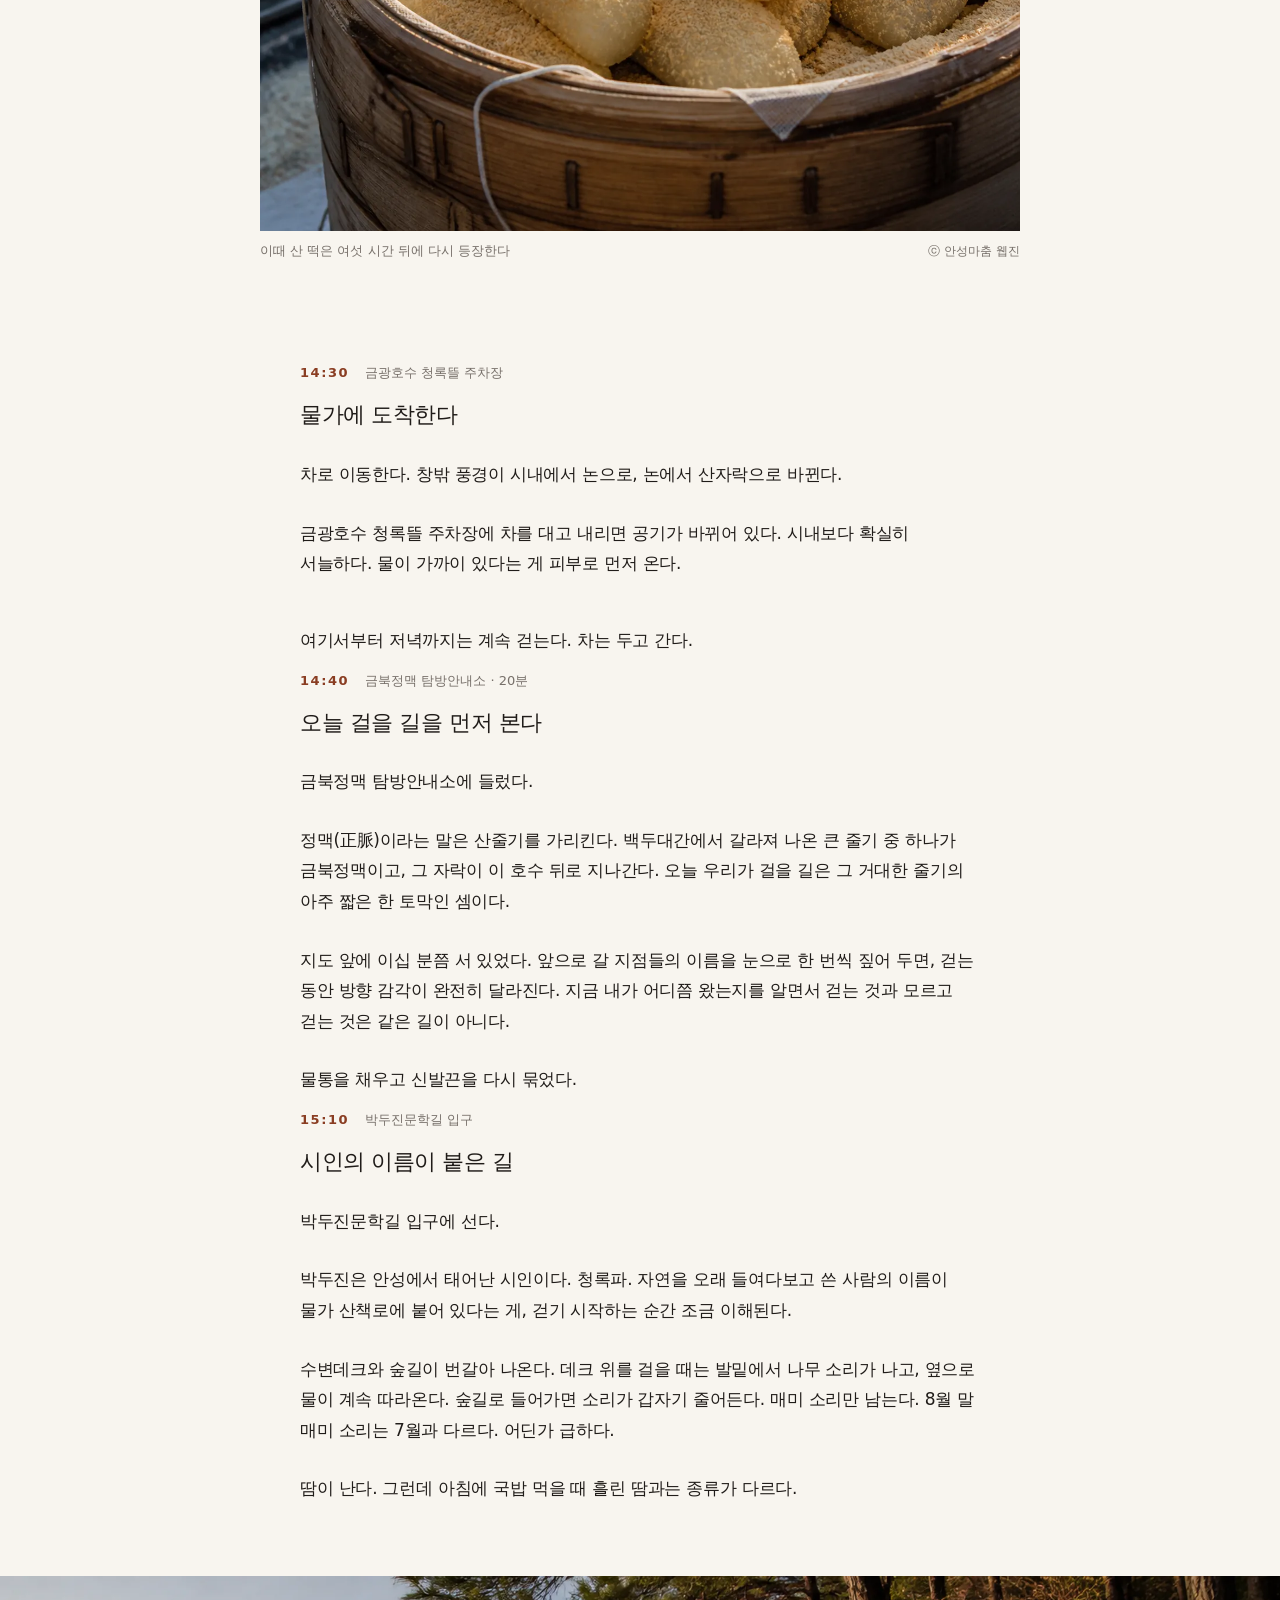
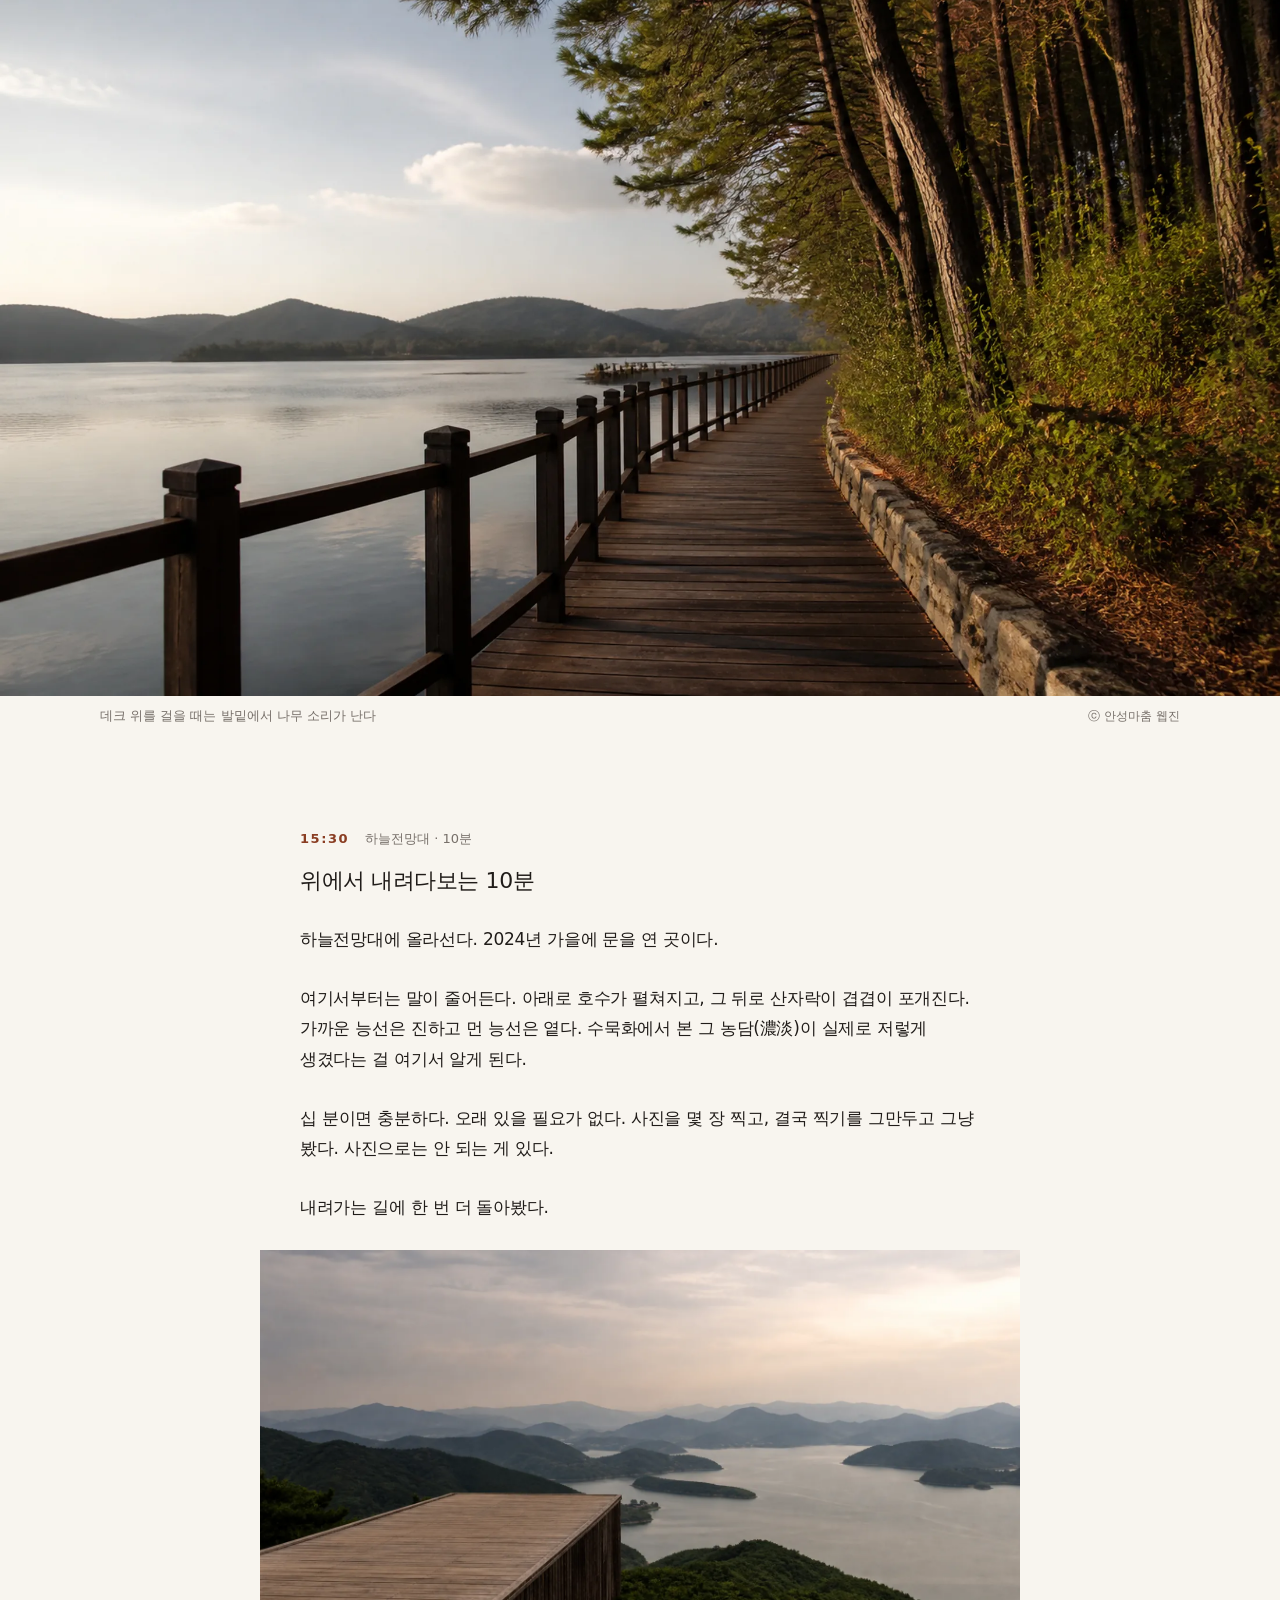
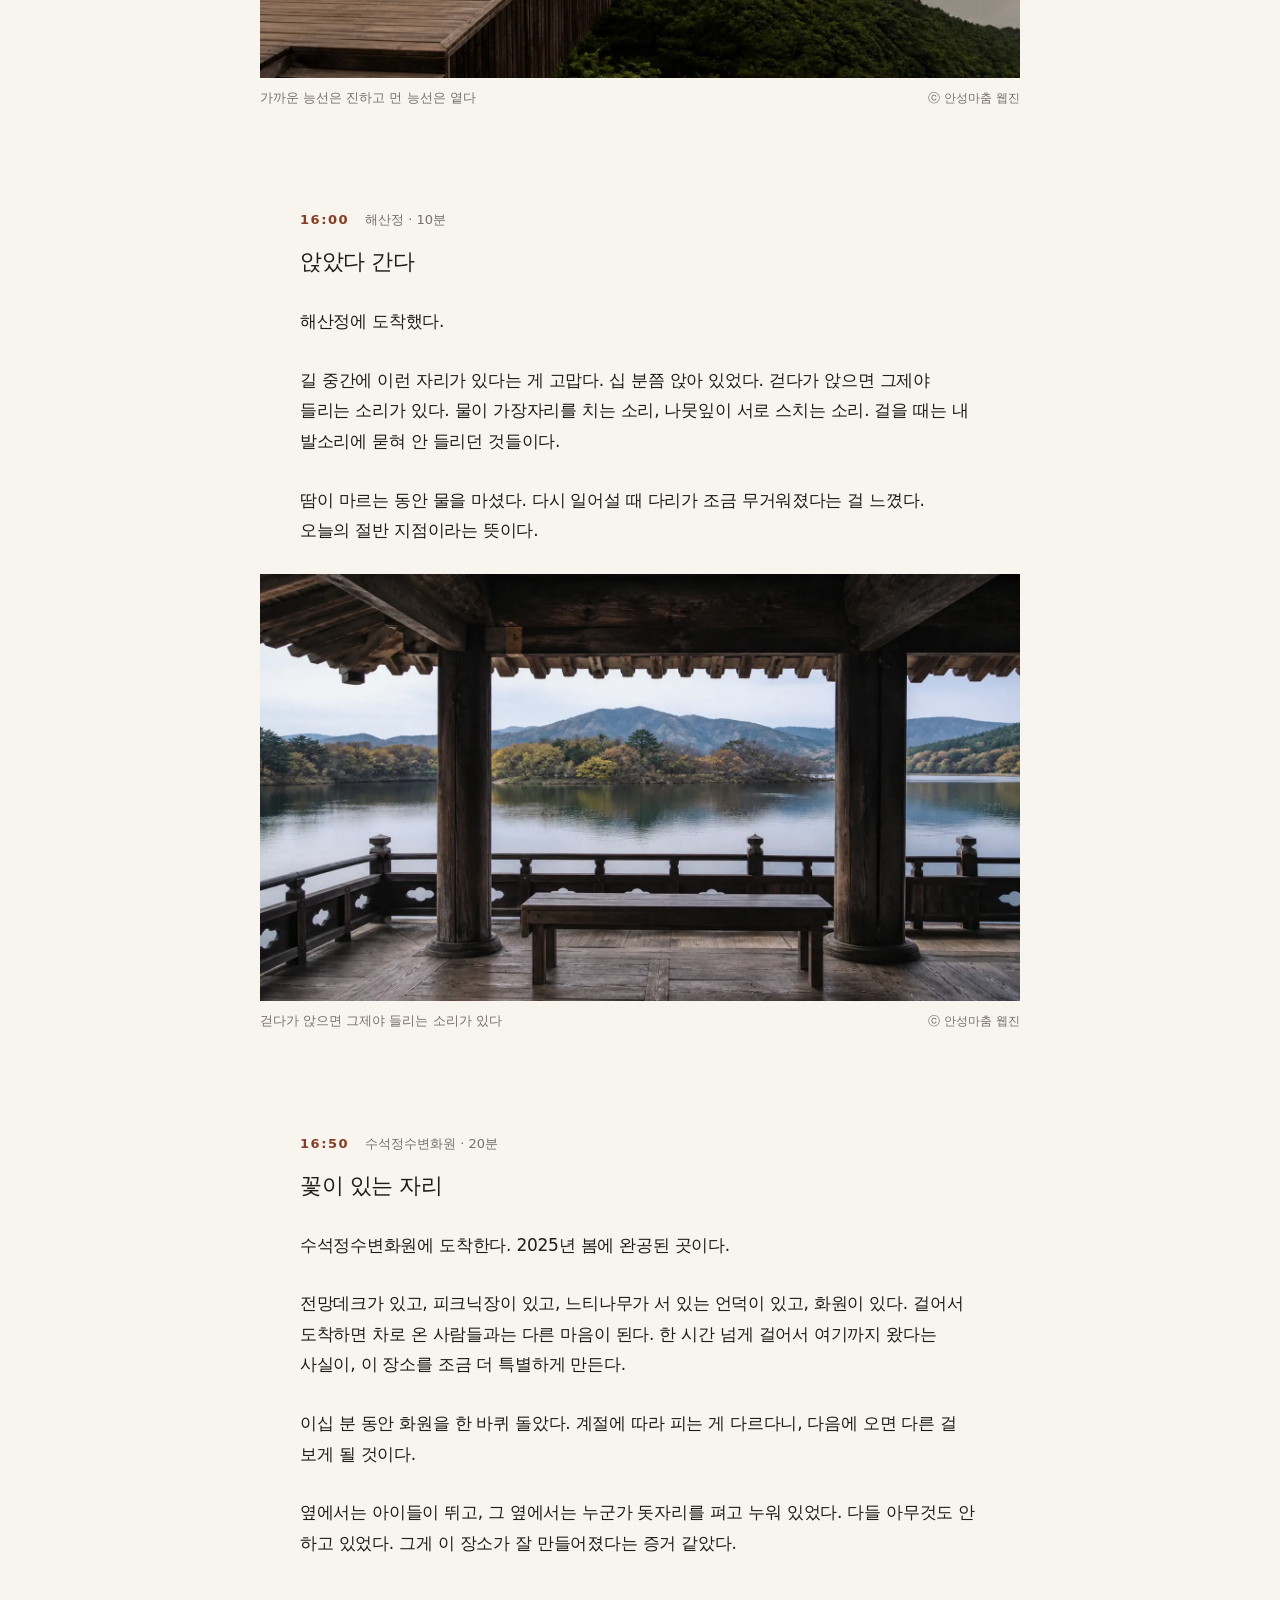
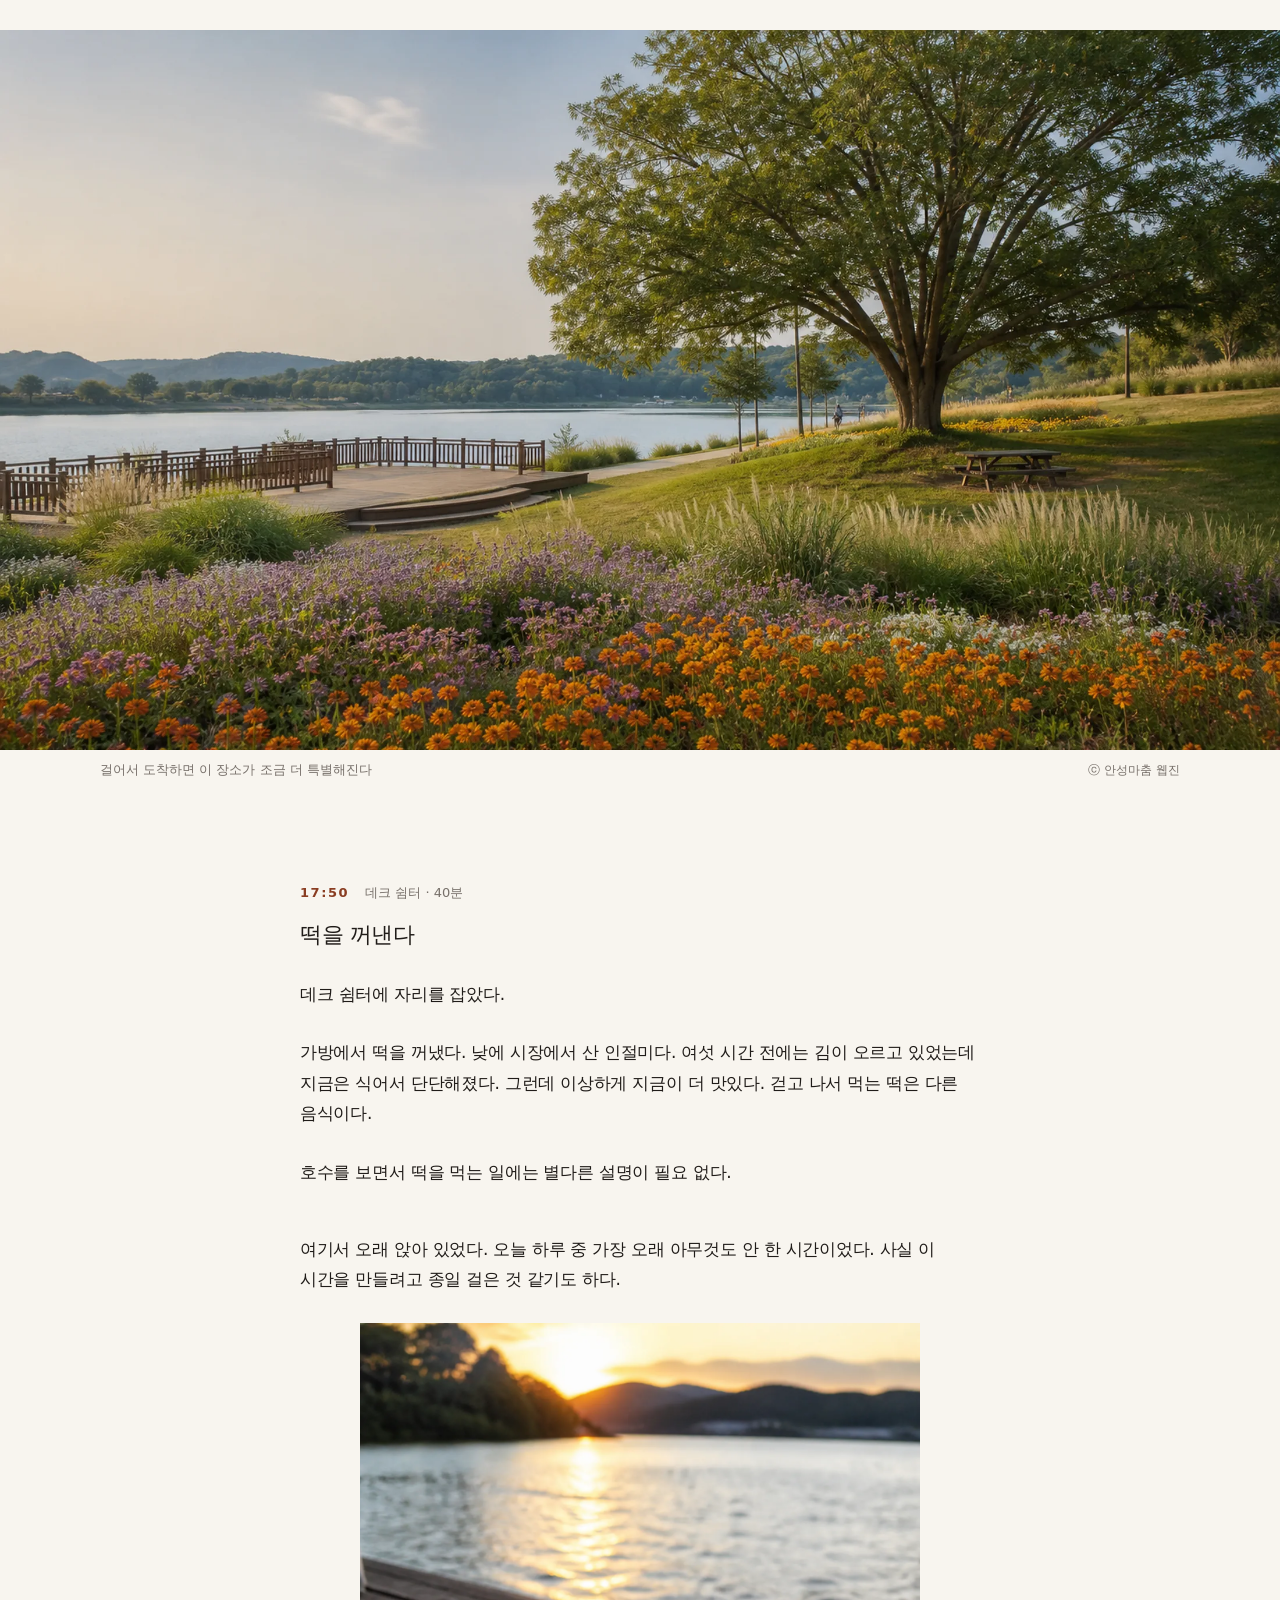
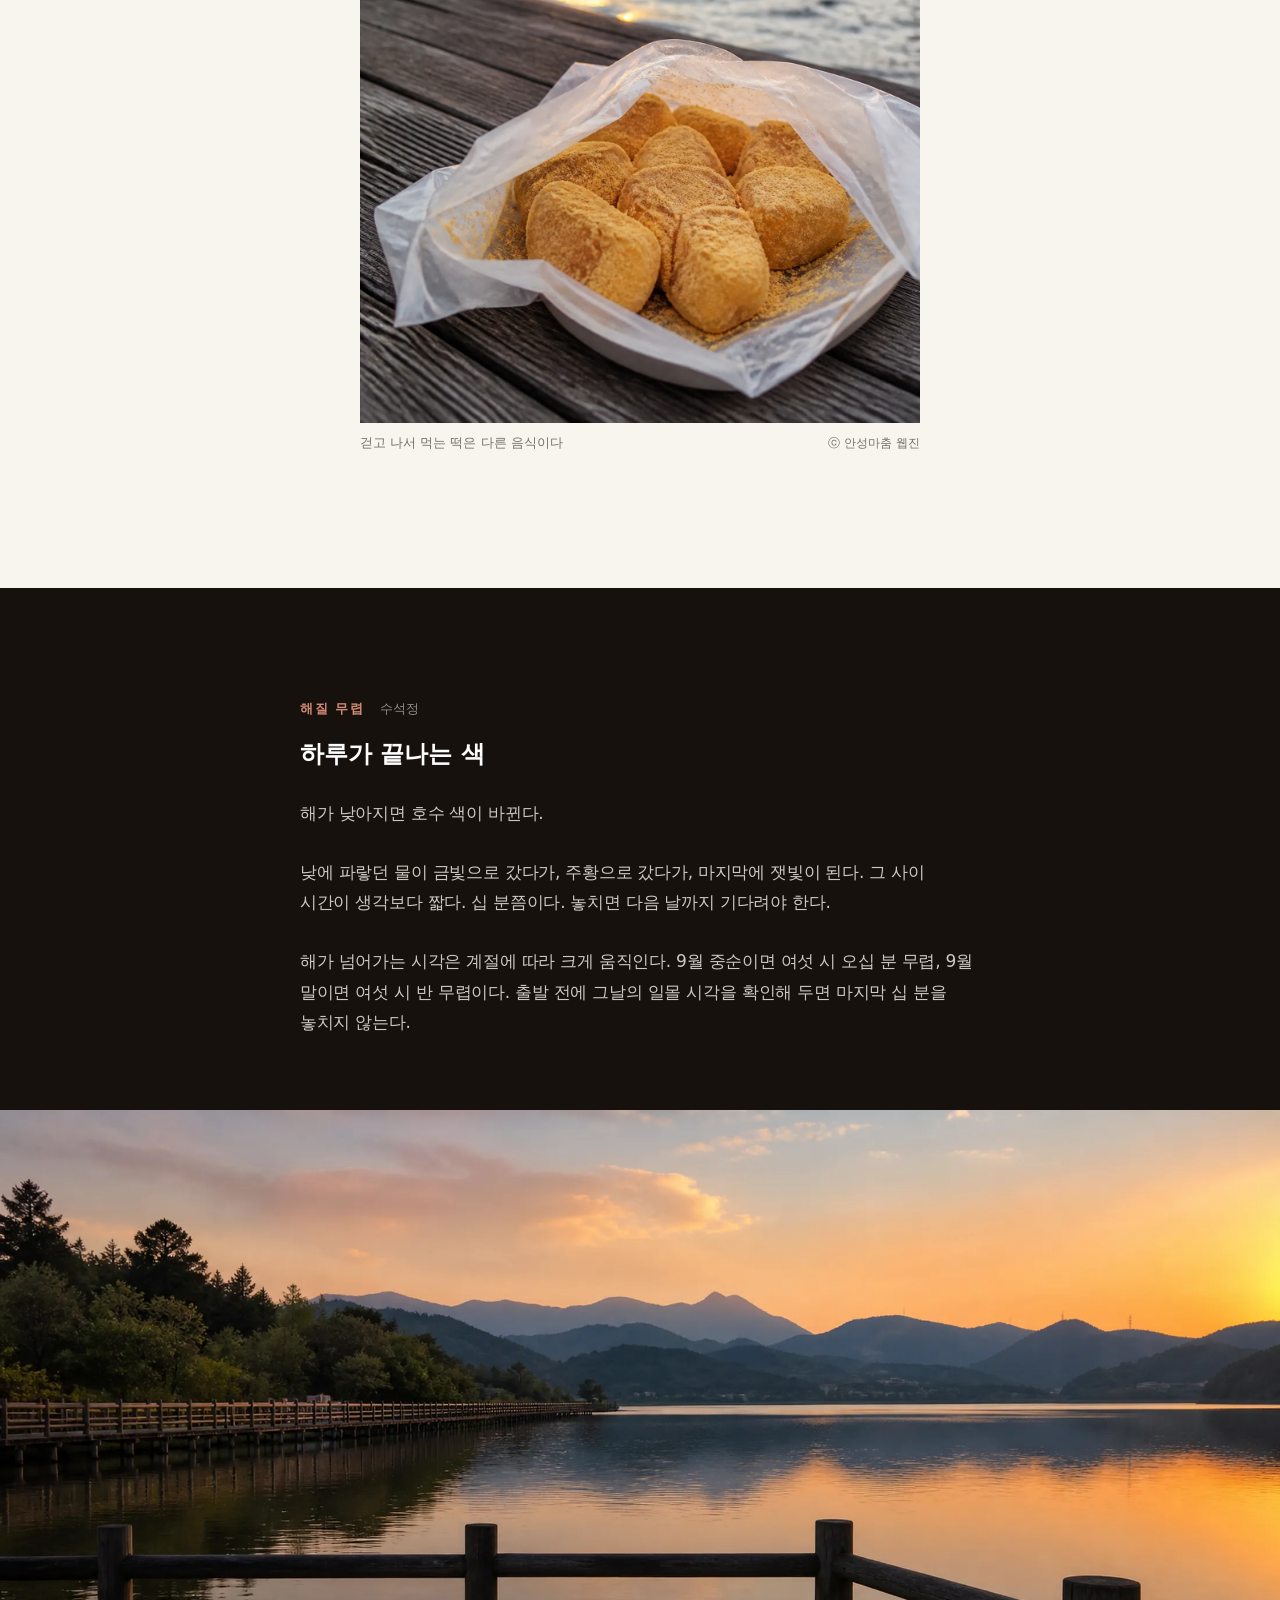
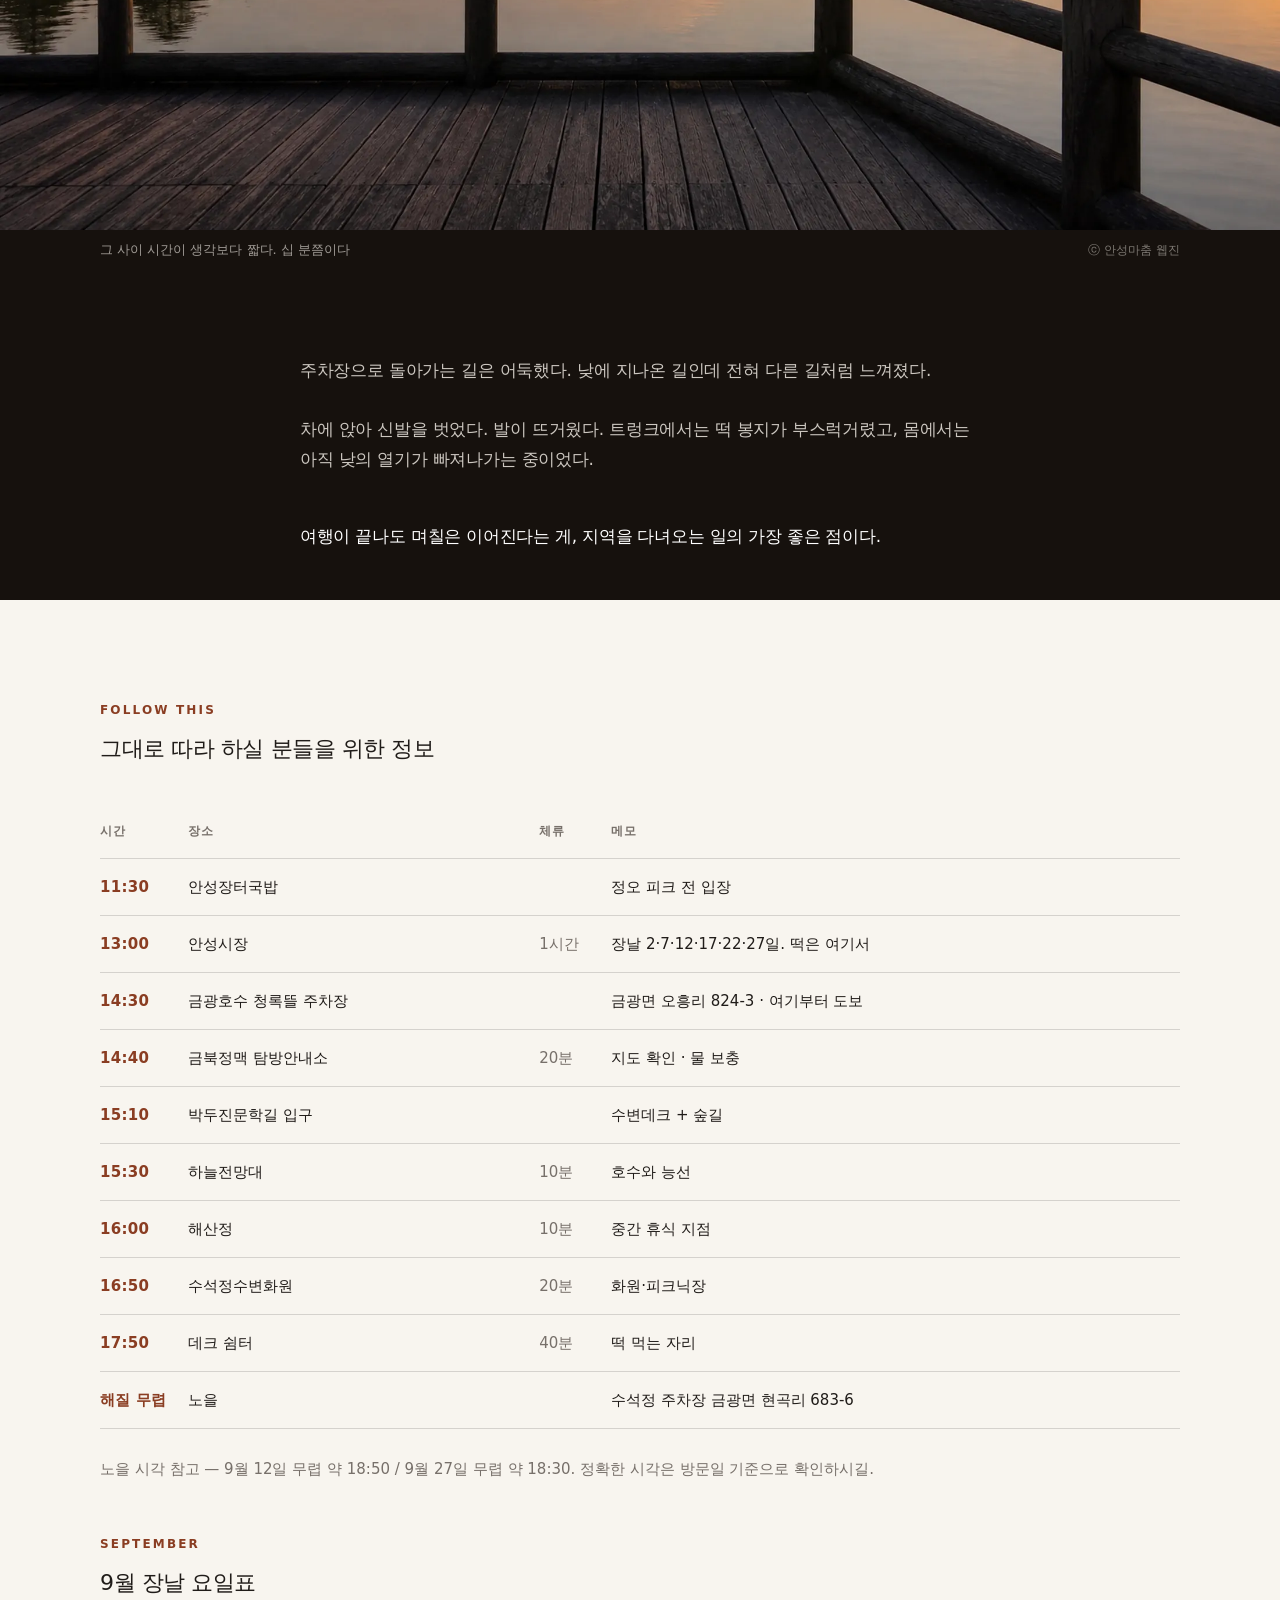
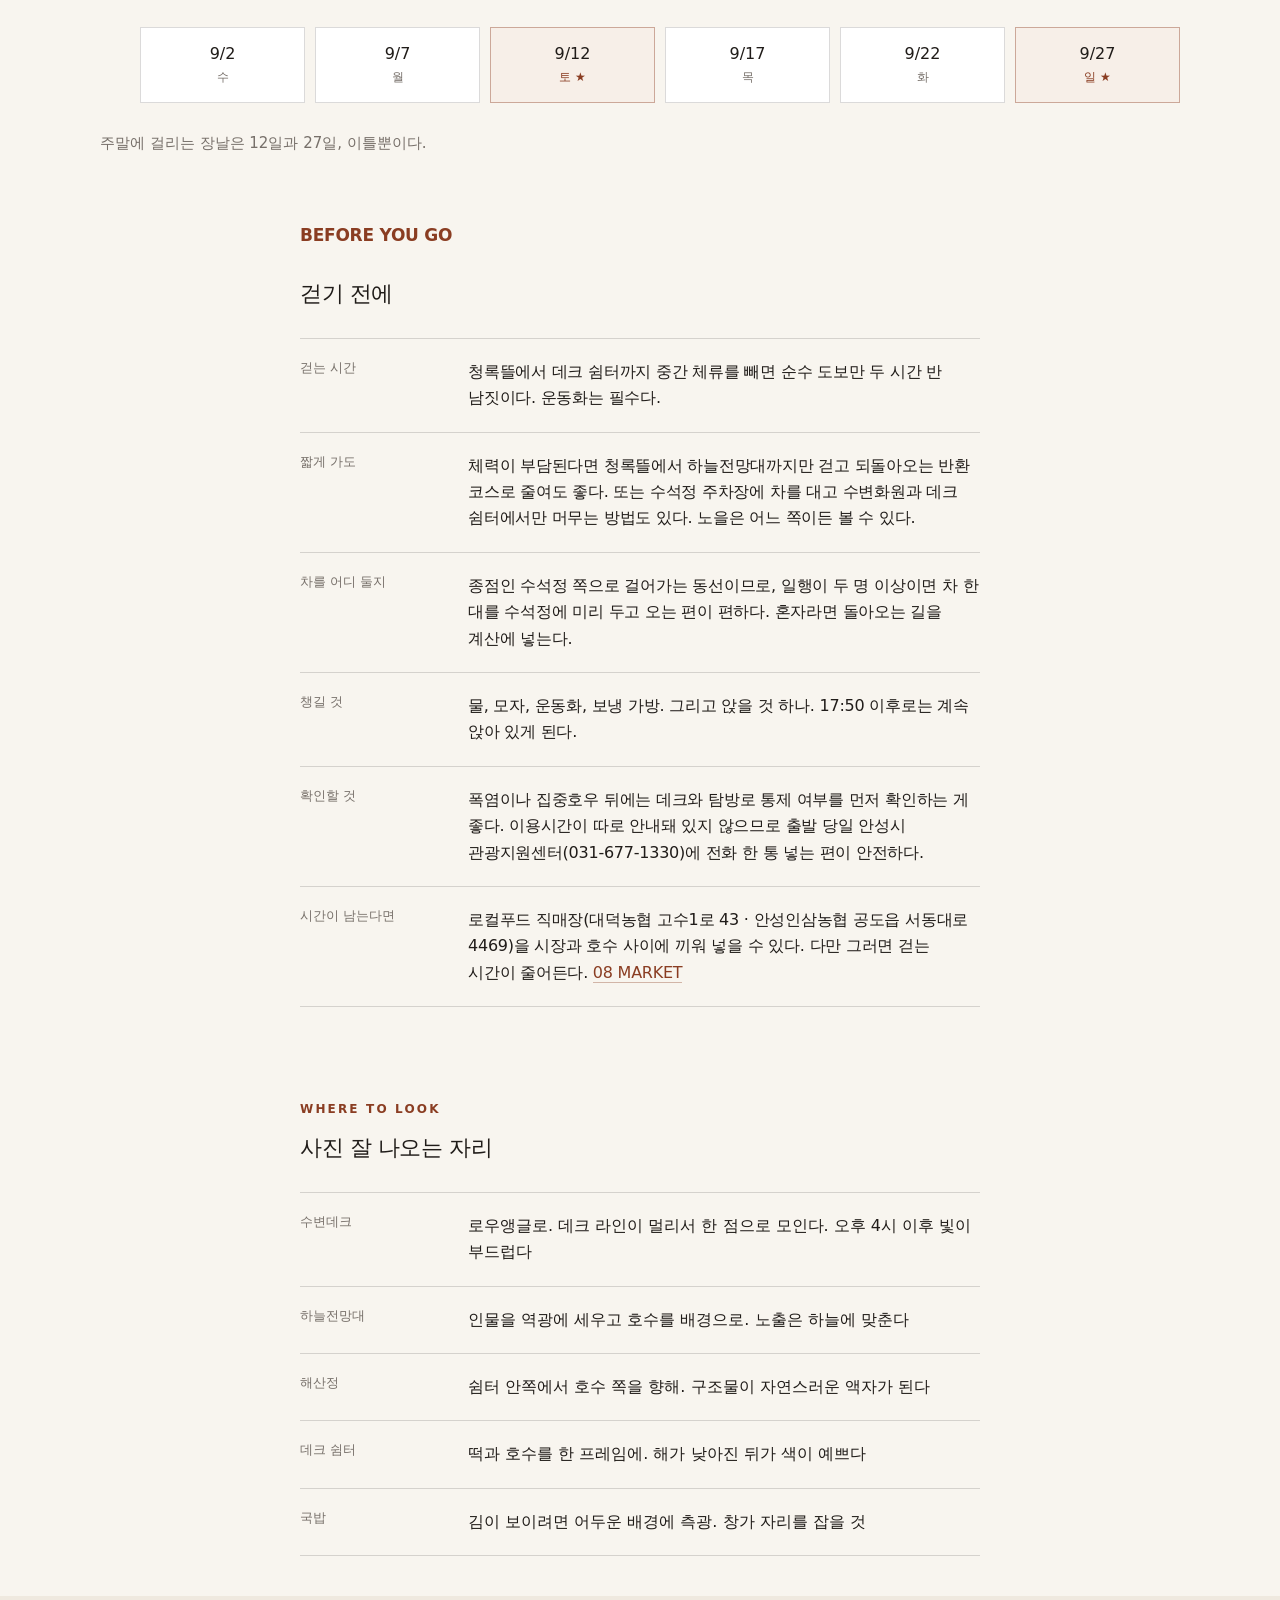
<file: one-day/index.html>
<!doctype html>
<html lang="ko">
<head>
  <meta charset="utf-8" />
  <meta name="viewport" content="width=device-width, initial-scale=1" />
  <meta name="description" content="안성마춤 웹진 2026년 8월호 ONE DAY — 국밥으로 시작해 노을로 끝나는 하루. 안성시장에서 금광호수까지." />
  <meta name="theme-color" content="#16110d" />
  <link rel="canonical" href="https://vidavida1970.github.io/ansung/one-day/" />
  <meta property="og:type" content="article" />
  <meta property="og:locale" content="ko_KR" />
  <meta property="og:site_name" content="안성마춤 웹진" />
  <meta property="og:title" content="국밥으로 시작해 노을로 끝나는 하루" />
  <meta property="og:description" content="밥부터 먹고, 장을 보고, 호수를 걷는다. 안성의 하루를 시간 순으로 따라가는 코스." />
  <meta property="og:url" content="https://vidavida1970.github.io/ansung/one-day/" />
  <meta property="og:image" content="https://vidavida1970.github.io/ansung/one-day/assets/og-oneday.webp" />
  <meta name="twitter:card" content="summary_large_image" />
  <meta name="twitter:title" content="국밥으로 시작해 노을로 끝나는 하루" />
  <meta name="twitter:description" content="밥부터 먹고, 장을 보고, 호수를 걷는다. 안성의 하루를 시간 순으로 따라가는 코스." />
  <meta name="twitter:image" content="https://vidavida1970.github.io/ansung/one-day/assets/og-oneday.webp" />
  <title>ONE DAY | 국밥으로 시작해 노을로 끝나는 하루</title>
  <link rel="stylesheet" href="styles.css" />
</head>
<body>
  <a class="skip-link" href="#story">본문으로 건너뛰기</a>

  <header class="hero" aria-labelledby="hero-title">
    <picture class="hero__picture">
      <source media="(max-width: 720px)" srcset="assets/hero-mobile.webp" />
      <img src="assets/hero-desktop.webp" alt="해 질 무렵, 금광호수 수변데크 너머로 호수와 능선이 겹쳐 보이는 풍경" width="2400" height="1500" fetchpriority="high" />
    </picture>
    <div class="hero__shade"></div>
    <div class="hero__inner">
      <p class="eyebrow">03 ONE DAY</p>
      <h1 id="hero-title">국밥으로 시작해<br class="mobile-break" /> 노을로 끝나는 하루</h1>
      <p class="hero__subtitle">밥부터 먹고, 장을 보고, 호수를 걷는다</p>
      <div class="hero__rule" aria-hidden="true"></div>
      <p class="hero__meta">글 · 사진 안성마춤 웹진 편집부 | 2026.08.30</p>
      <a class="hero__scroll" href="#story" aria-label="본문으로 이동">
        <span>SCROLL</span>
        <span class="hero__arrow" aria-hidden="true">↓</span>
      </a>
    </div>
  </header>

  <main>
    <article id="story" class="story" aria-labelledby="start-title">
      <header class="story__header shell shell--text">
        <p class="section-kicker">THE DAY</p>
        <h2 id="start-title">밥부터 먹기로 했다</h2>
      </header>

      <div class="shell shell--text lead">
        <p>여행지에서 시장을 먼저 도는 건 대개 실수다. 배가 고픈 상태로 매대를 지나면 판단이 흐려진다. 필요 없는 걸 사고, 정작 사야 할 건 놓친다.</p>
        <p>그래서 이번엔 순서를 뒤집었다. 밥부터 먹었다.</p>
        <p class="credit">글 안성마춤 웹진 편집부 · 사진 안성마춤 웹진 편집부</p>
      </div>

      <section class="hour" aria-labelledby="lunch-title">
        <div class="shell shell--text">
          <p class="hour-stamp"><time datetime="11:30">11:30</time><span>안성장터국밥</span></p>
          <h2 id="lunch-title">정오 전에 들어선 집</h2>
        </div>
        <div class="shell shell--text hour-copy">
          <p>정오 전에 들어선 국밥집은 아직 조용했다. 점심 피크는 삼십 분쯤 뒤에 온다. 문을 열자 냄새가 먼저 알려준다. 아, 아침부터 끓이고 있었구나. 국물 냄새는 오래 끓인 시간을 숨기지 못한다.</p>
          <p>주문하고 앉아 있으면 주방에서 뚜껑을 여닫는 소리가 들린다. 그 소리를 세다 보면 뚝배기가 온다.</p>
          <p class="highlight">한 그릇을 어떻게 먹었는지는 <a class="inline-link" href="../focus/">01 FOCUS</a>에 따로 적었다.</p>
          <p>나올 때는 땀이 식어 있고, 이상하게 걸음이 가볍다. 뜨거운 걸 먹고 나서 시원해지는 이 역설을, 여름에 국밥을 먹어 본 사람은 안다.</p>
        </div>
      </section>

      <figure class="bleed-figure">
        <img src="assets/gukbap.webp" alt="창가 식탁에 놓인 안성국밥 뚝배기에서 김이 피어오르는 정오 전 풍경" width="2200" height="1238" loading="lazy" />
        <figcaption>
          <span>정오 피크 전. 솥은 이미 오래 끓고 있었다</span>
          <small>ⓒ 안성마춤 웹진</small>
        </figcaption>
      </figure>

      <section class="hour" aria-labelledby="market-title">
        <div class="shell shell--text">
          <p class="hour-stamp"><time datetime="13:00">13:00</time><span>안성시장 · 1시간</span></p>
          <h2 id="market-title">배부른 사람의 장 구경</h2>
        </div>
        <div class="shell shell--text hour-copy">
          <p>안성시장 장날은 2와 7로 끝나는 날이다. 2일, 7일, 12일, 17일, 22일, 27일. 한 달에 여섯 번인데, 주말에 걸리는 날은 그중 한두 번뿐이다. 9월은 12일 토요일과 27일 일요일, 딱 이틀이다.</p>
          <p>그러니까 이 여행은 날짜부터가 반쯤 정해져 있는 셈이다.</p>
          <p>시장에 들어서면 먼저 소리가 온다. 상인이 손님을 부르는 소리, 비닐봉지 부스럭거리는 소리, 어딘가에서 쉬지 않고 돌아가는 기계 소리. 매대는 넓게 퍼져 있고, 채소와 과일 사이에 생활용품 좌판이 아무렇지 않게 섞여 있다. 고무장갑 옆에 애호박이 놓여 있는 식이다.</p>
          <p>배가 부르니까 눈이 정확해진다. 아까 그 국밥에 들어 있던 무가 여기 이렇게 쌓여 있구나, 하는 게 보인다. 먹고 나서 재료를 보는 순서가 되니 시장이 다르게 읽힌다.</p>
          <p>한 시간이면 넉넉히 돈다. 다만 여름 장터에서 초반에 무거운 짐을 만드는 건 자살행위다. 무게가 나가는 건 마지막 십 분에 몰아서 산다.</p>
          <p>떡집 앞에서는 결국 멈췄다. 김이 오르는 시루 앞에 서면 그냥은 못 지나간다. 인절미를 포장해 차에 실었다. 이때 산 떡은 여섯 시간 뒤에 다시 등장한다. 그건 나중 이야기다.</p>
        </div>
      </section>

      <figure class="bleed-figure">
        <img src="assets/market.webp" alt="채소와 생활용품이 나란히 놓인 안성시장 장날 통로" width="2200" height="1238" loading="lazy" />
        <figcaption>
          <span>배가 부르면 시장이 다르게 읽힌다</span>
          <small>ⓒ 안성마춤 웹진</small>
        </figcaption>
      </figure>

      <figure class="square-figure">
        <img src="assets/steamer.webp" alt="시장 떡집 시루 위에서 김이 오르는 인절미" width="1400" height="1400" loading="lazy" />
        <figcaption>
          <span>이때 산 떡은 여섯 시간 뒤에 다시 등장한다</span>
          <small>ⓒ 안성마춤 웹진</small>
        </figcaption>
      </figure>

      <section class="hour" aria-labelledby="drive-title">
        <div class="shell shell--text">
          <p class="hour-stamp"><time datetime="14:30">14:30</time><span>금광호수 청록뜰 주차장</span></p>
          <h2 id="drive-title">물가에 도착한다</h2>
        </div>
        <div class="shell shell--text hour-copy">
          <p>차로 이동한다. 창밖 풍경이 시내에서 논으로, 논에서 산자락으로 바뀐다.</p>
          <p>금광호수 청록뜰 주차장에 차를 대고 내리면 공기가 바뀌어 있다. 시내보다 확실히 서늘하다. 물이 가까이 있다는 게 피부로 먼저 온다.</p>
          <p class="highlight">여기서부터 저녁까지는 계속 걷는다. 차는 두고 간다.</p>
        </div>
      </section>

      <section class="hour" aria-labelledby="map-title">
        <div class="shell shell--text">
          <p class="hour-stamp"><time datetime="14:40">14:40</time><span>금북정맥 탐방안내소 · 20분</span></p>
          <h2 id="map-title">오늘 걸을 길을 먼저 본다</h2>
        </div>
        <div class="shell shell--text hour-copy">
          <p>금북정맥 탐방안내소에 들렀다.</p>
          <p>정맥(正脈)이라는 말은 산줄기를 가리킨다. 백두대간에서 갈라져 나온 큰 줄기 중 하나가 금북정맥이고, 그 자락이 이 호수 뒤로 지나간다. 오늘 우리가 걸을 길은 그 거대한 줄기의 아주 짧은 한 토막인 셈이다.</p>
          <p>지도 앞에 이십 분쯤 서 있었다. 앞으로 갈 지점들의 이름을 눈으로 한 번씩 짚어 두면, 걷는 동안 방향 감각이 완전히 달라진다. 지금 내가 어디쯤 왔는지를 알면서 걷는 것과 모르고 걷는 것은 같은 길이 아니다.</p>
          <p>물통을 채우고 신발끈을 다시 묶었다.</p>
        </div>
      </section>

      <section class="hour" aria-labelledby="path-title">
        <div class="shell shell--text">
          <p class="hour-stamp"><time datetime="15:10">15:10</time><span>박두진문학길 입구</span></p>
          <h2 id="path-title">시인의 이름이 붙은 길</h2>
        </div>
        <div class="shell shell--text hour-copy">
          <p>박두진문학길 입구에 선다.</p>
          <p>박두진은 안성에서 태어난 시인이다. 청록파. 자연을 오래 들여다보고 쓴 사람의 이름이 물가 산책로에 붙어 있다는 게, 걷기 시작하는 순간 조금 이해된다.</p>
          <p>수변데크와 숲길이 번갈아 나온다. 데크 위를 걸을 때는 발밑에서 나무 소리가 나고, 옆으로 물이 계속 따라온다. 숲길로 들어가면 소리가 갑자기 줄어든다. 매미 소리만 남는다. 8월 말 매미 소리는 7월과 다르다. 어딘가 급하다.</p>
          <p>땀이 난다. 그런데 아침에 국밥 먹을 때 흘린 땀과는 종류가 다르다.</p>
        </div>
      </section>

      <figure class="bleed-figure">
        <img src="assets/boardwalk.webp" alt="수변데크가 호수 가장자리를 따라 멀리 한 점으로 모이는 오후 풍경" width="2200" height="1238" loading="lazy" />
        <figcaption>
          <span>데크 위를 걸을 때는 발밑에서 나무 소리가 난다</span>
          <small>ⓒ 안성마춤 웹진</small>
        </figcaption>
      </figure>

      <section class="hour" aria-labelledby="view-title">
        <div class="shell shell--text">
          <p class="hour-stamp"><time datetime="15:30">15:30</time><span>하늘전망대 · 10분</span></p>
          <h2 id="view-title">위에서 내려다보는 10분</h2>
        </div>
        <div class="shell shell--text hour-copy">
          <p>하늘전망대에 올라선다. 2024년 가을에 문을 연 곳이다.</p>
          <p>여기서부터는 말이 줄어든다. 아래로 호수가 펼쳐지고, 그 뒤로 산자락이 겹겹이 포개진다. 가까운 능선은 진하고 먼 능선은 옅다. 수묵화에서 본 그 농담(濃淡)이 실제로 저렇게 생겼다는 걸 여기서 알게 된다.</p>
          <p>십 분이면 충분하다. 오래 있을 필요가 없다. 사진을 몇 장 찍고, 결국 찍기를 그만두고 그냥 봤다. 사진으로는 안 되는 게 있다.</p>
          <p>내려가는 길에 한 번 더 돌아봤다.</p>
        </div>
      </section>

      <figure class="wide-figure">
        <img src="assets/observatory.webp" alt="하늘전망대에서 내려다본 금광호수와 겹겹이 포개진 능선" width="1600" height="900" loading="lazy" />
        <figcaption>
          <span>가까운 능선은 진하고 먼 능선은 옅다</span>
          <small>ⓒ 안성마춤 웹진</small>
        </figcaption>
      </figure>

      <section class="hour" aria-labelledby="rest-title">
        <div class="shell shell--text">
          <p class="hour-stamp"><time datetime="16:00">16:00</time><span>해산정 · 10분</span></p>
          <h2 id="rest-title">앉았다 간다</h2>
        </div>
        <div class="shell shell--text hour-copy">
          <p>해산정에 도착했다.</p>
          <p>길 중간에 이런 자리가 있다는 게 고맙다. 십 분쯤 앉아 있었다. 걷다가 앉으면 그제야 들리는 소리가 있다. 물이 가장자리를 치는 소리, 나뭇잎이 서로 스치는 소리. 걸을 때는 내 발소리에 묻혀 안 들리던 것들이다.</p>
          <p>땀이 마르는 동안 물을 마셨다. 다시 일어설 때 다리가 조금 무거워졌다는 걸 느꼈다. 오늘의 절반 지점이라는 뜻이다.</p>
        </div>
      </section>

      <figure class="wide-figure">
        <img src="assets/pavilion.webp" alt="해산정 안에서 호수 쪽을 바라본 자리. 나무 기둥이 액자처럼 풍경을 가른다" width="1600" height="1200" loading="lazy" />
        <figcaption>
          <span>걷다가 앉으면 그제야 들리는 소리가 있다</span>
          <small>ⓒ 안성마춤 웹진</small>
        </figcaption>
      </figure>

      <section class="hour" aria-labelledby="garden-title">
        <div class="shell shell--text">
          <p class="hour-stamp"><time datetime="16:50">16:50</time><span>수석정수변화원 · 20분</span></p>
          <h2 id="garden-title">꽃이 있는 자리</h2>
        </div>
        <div class="shell shell--text hour-copy">
          <p>수석정수변화원에 도착한다. 2025년 봄에 완공된 곳이다.</p>
          <p>전망데크가 있고, 피크닉장이 있고, 느티나무가 서 있는 언덕이 있고, 화원이 있다. 걸어서 도착하면 차로 온 사람들과는 다른 마음이 된다. 한 시간 넘게 걸어서 여기까지 왔다는 사실이, 이 장소를 조금 더 특별하게 만든다.</p>
          <p>이십 분 동안 화원을 한 바퀴 돌았다. 계절에 따라 피는 게 다르다니, 다음에 오면 다른 걸 보게 될 것이다.</p>
          <p>옆에서는 아이들이 뛰고, 그 옆에서는 누군가 돗자리를 펴고 누워 있었다. 다들 아무것도 안 하고 있었다. 그게 이 장소가 잘 만들어졌다는 증거 같았다.</p>
        </div>
      </section>

      <figure class="bleed-figure">
        <img src="assets/garden.webp" alt="수석정수변화원 언덕의 느티나무와 화원, 호수가 보이는 늦은 오후" width="2200" height="1238" loading="lazy" />
        <figcaption>
          <span>걸어서 도착하면 이 장소가 조금 더 특별해진다</span>
          <small>ⓒ 안성마춤 웹진</small>
        </figcaption>
      </figure>

      <section class="hour" aria-labelledby="cake-title">
        <div class="shell shell--text">
          <p class="hour-stamp"><time datetime="17:50">17:50</time><span>데크 쉼터 · 40분</span></p>
          <h2 id="cake-title">떡을 꺼낸다</h2>
        </div>
        <div class="shell shell--text hour-copy">
          <p>데크 쉼터에 자리를 잡았다.</p>
          <p>가방에서 떡을 꺼냈다. 낮에 시장에서 산 인절미다. 여섯 시간 전에는 김이 오르고 있었는데 지금은 식어서 단단해졌다. 그런데 이상하게 지금이 더 맛있다. 걷고 나서 먹는 떡은 다른 음식이다.</p>
          <p>호수를 보면서 떡을 먹는 일에는 별다른 설명이 필요 없다.</p>
          <p class="highlight">여기서 오래 앉아 있었다. 오늘 하루 중 가장 오래 아무것도 안 한 시간이었다. 사실 이 시간을 만들려고 종일 걸은 것 같기도 하다.</p>
        </div>
      </section>

      <figure class="portrait-figure">
        <img src="assets/rice-cake.webp" alt="데크 쉼터에 펼쳐 놓은 인절미와 그 너머로 보이는 호수" width="1400" height="1750" loading="lazy" />
        <figcaption>
          <span>걷고 나서 먹는 떡은 다른 음식이다</span>
          <small>ⓒ 안성마춤 웹진</small>
        </figcaption>
      </figure>
    </article>

    <section class="dusk" aria-labelledby="sunset-title">
      <div class="hour">
        <div class="shell shell--text">
          <p class="hour-stamp"><time>해질 무렵</time><span>수석정</span></p>
          <h2 id="sunset-title">하루가 끝나는 색</h2>
        </div>
        <div class="shell shell--text hour-copy">
          <p>해가 낮아지면 호수 색이 바뀐다.</p>
          <p>낮에 파랗던 물이 금빛으로 갔다가, 주황으로 갔다가, 마지막에 잿빛이 된다. 그 사이 시간이 생각보다 짧다. 십 분쯤이다. 놓치면 다음 날까지 기다려야 한다.</p>
          <p>해가 넘어가는 시각은 계절에 따라 크게 움직인다. 9월 중순이면 여섯 시 오십 분 무렵, 9월 말이면 여섯 시 반 무렵이다. 출발 전에 그날의 일몰 시각을 확인해 두면 마지막 십 분을 놓치지 않는다.</p>
        </div>
      </div>

      <figure class="bleed-figure">
        <img src="assets/sunset.webp" alt="금빛에서 주황으로 바뀌는 해 질 무렵의 금광호수" width="2200" height="1238" loading="lazy" />
        <figcaption>
          <span>그 사이 시간이 생각보다 짧다. 십 분쯤이다</span>
          <small>ⓒ 안성마춤 웹진</small>
        </figcaption>
      </figure>

      <div class="shell shell--text hour-copy">
        <p>주차장으로 돌아가는 길은 어둑했다. 낮에 지나온 길인데 전혀 다른 길처럼 느껴졌다.</p>
        <p>차에 앉아 신발을 벗었다. 발이 뜨거웠다. 트렁크에서는 떡 봉지가 부스럭거렸고, 몸에서는 아직 낮의 열기가 빠져나가는 중이었다.</p>
        <p class="highlight">여행이 끝나도 며칠은 이어진다는 게, 지역을 다녀오는 일의 가장 좋은 점이다.</p>
      </div>
    </section>

    <section class="save" id="follow" aria-labelledby="follow-title">
      <div class="shell shell--wide">
        <p class="section-kicker">FOLLOW THIS</p>
        <h2 id="follow-title">그대로 따라 하실 분들을 위한 정보</h2>
        <table class="route-table">
          <thead>
            <tr>
              <th>시간</th>
              <th>장소</th>
              <th>체류</th>
              <th>메모</th>
            </tr>
          </thead>
          <tbody>
            <tr>
              <td>11:30</td>
              <td>안성장터국밥</td>
              <td></td>
              <td>정오 피크 전 입장</td>
            </tr>
            <tr>
              <td>13:00</td>
              <td>안성시장</td>
              <td>1시간</td>
              <td>장날 2·7·12·17·22·27일. 떡은 여기서</td>
            </tr>
            <tr>
              <td>14:30</td>
              <td>금광호수 청록뜰 주차장</td>
              <td></td>
              <td>금광면 오흥리 824-3 · 여기부터 도보</td>
            </tr>
            <tr>
              <td>14:40</td>
              <td>금북정맥 탐방안내소</td>
              <td>20분</td>
              <td>지도 확인 · 물 보충</td>
            </tr>
            <tr>
              <td>15:10</td>
              <td>박두진문학길 입구</td>
              <td></td>
              <td>수변데크 + 숲길</td>
            </tr>
            <tr>
              <td>15:30</td>
              <td>하늘전망대</td>
              <td>10분</td>
              <td>호수와 능선</td>
            </tr>
            <tr>
              <td>16:00</td>
              <td>해산정</td>
              <td>10분</td>
              <td>중간 휴식 지점</td>
            </tr>
            <tr>
              <td>16:50</td>
              <td>수석정수변화원</td>
              <td>20분</td>
              <td>화원·피크닉장</td>
            </tr>
            <tr>
              <td>17:50</td>
              <td>데크 쉼터</td>
              <td>40분</td>
              <td>떡 먹는 자리</td>
            </tr>
            <tr>
              <td>해질 무렵</td>
              <td>노을</td>
              <td></td>
              <td>수석정 주차장 금광면 현곡리 683-6</td>
            </tr>
          </tbody>
        </table>
        <p class="route-note">노을 시각 참고 — 9월 12일 무렵 약 18:50 / 9월 27일 무렵 약 18:30. 정확한 시각은 방문일 기준으로 확인하시길.</p>

        <div class="market-days" aria-labelledby="sept-title">
          <p class="section-kicker">SEPTEMBER</p>
          <h2 id="sept-title">9월 장날 요일표</h2>
          <ul class="day-grid">
            <li><strong>9/2</strong><span>수</span></li>
            <li><strong>9/7</strong><span>월</span></li>
            <li class="weekend"><strong>9/12</strong><span>토 ★</span></li>
            <li><strong>9/17</strong><span>목</span></li>
            <li><strong>9/22</strong><span>화</span></li>
            <li class="weekend"><strong>9/27</strong><span>일 ★</span></li>
          </ul>
          <p class="route-note">주말에 걸리는 장날은 12일과 27일, 이틀뿐이다.</p>
        </div>
      </div>
    </section>

    <section class="guide" aria-labelledby="note-title">
      <div class="shell shell--text">
        <p class="section-kicker">BEFORE YOU GO</p>
        <h2 id="note-title">걷기 전에</h2>
        <ul class="guide-list">
          <li><span>걷는 시간</span><p>청록뜰에서 데크 쉼터까지 중간 체류를 빼면 순수 도보만 두 시간 반 남짓이다. 운동화는 필수다.</p></li>
          <li><span>짧게 가도</span><p>체력이 부담된다면 청록뜰에서 하늘전망대까지만 걷고 되돌아오는 반환 코스로 줄여도 좋다. 또는 수석정 주차장에 차를 대고 수변화원과 데크 쉼터에서만 머무는 방법도 있다. 노을은 어느 쪽이든 볼 수 있다.</p></li>
          <li><span>차를 어디 둘지</span><p>종점인 수석정 쪽으로 걸어가는 동선이므로, 일행이 두 명 이상이면 차 한 대를 수석정에 미리 두고 오는 편이 편하다. 혼자라면 돌아오는 길을 계산에 넣는다.</p></li>
          <li><span>챙길 것</span><p>물, 모자, 운동화, 보냉 가방. 그리고 앉을 것 하나. 17:50 이후로는 계속 앉아 있게 된다.</p></li>
          <li><span>확인할 것</span><p>폭염이나 집중호우 뒤에는 데크와 탐방로 통제 여부를 먼저 확인하는 게 좋다. 이용시간이 따로 안내돼 있지 않으므로 출발 당일 안성시 관광지원센터(031-677-1330)에 전화 한 통 넣는 편이 안전하다.</p></li>
          <li><span>시간이 남는다면</span><p>로컬푸드 직매장(대덕농협 고수1로 43 · 안성인삼농협 공도읍 서동대로 4469)을 시장과 호수 사이에 끼워 넣을 수 있다. 다만 그러면 걷는 시간이 줄어든다. <a class="inline-link" href="../market/">08 MARKET</a></p></li>
        </ul>
      </div>
    </section>

    <section class="photo" aria-labelledby="photo-title">
      <div class="shell shell--text">
        <p class="section-kicker">WHERE TO LOOK</p>
        <h2 id="photo-title">사진 잘 나오는 자리</h2>
        <ul class="photo-list">
          <li><span>수변데크</span><p>로우앵글로. 데크 라인이 멀리서 한 점으로 모인다. 오후 4시 이후 빛이 부드럽다</p></li>
          <li><span>하늘전망대</span><p>인물을 역광에 세우고 호수를 배경으로. 노출은 하늘에 맞춘다</p></li>
          <li><span>해산정</span><p>쉼터 안쪽에서 호수 쪽을 향해. 구조물이 자연스러운 액자가 된다</p></li>
          <li><span>데크 쉼터</span><p>떡과 호수를 한 프레임에. 해가 낮아진 뒤가 색이 예쁘다</p></li>
          <li><span>국밥</span><p>김이 보이려면 어두운 배경에 측광. 창가 자리를 잡을 것</p></li>
        </ul>
      </div>
    </section>

    <nav class="contents" aria-labelledby="next-title">
      <div class="shell shell--contents">
        <div class="contents__heading">
          <p class="section-kicker">KEEP READING</p>
          <h2 id="next-title">이 하루 다음</h2>
          <p>걷고 난 다음에는, 한 그릇을 다시 읽고 장바구니를 챙긴다.</p>
        </div>
        <ol class="contents__list">
          <li><a href="../focus/"><span class="contents__category">01 Focus</span><span class="contents__title">한 그릇 사용법</span><span class="contents__arrow">↗</span></a></li>
          <li><a href="../people/"><span class="contents__category">02 People</span><span class="contents__title">여덟 시간이면 팔린다. 그런데 왜 열다섯 시간인가</span><span class="contents__arrow">↗</span></a></li>
          <li><a href="../market/"><span class="contents__category">08 Market</span><span class="contents__title">국밥의 여운을 집으로</span><span class="contents__arrow">↗</span></a></li>
          <li><a href="../calendar/"><span class="contents__category">07 Calendar</span><span class="contents__title">9월, 안성의 초가을이 열립니다</span><span class="contents__arrow">↗</span></a></li>
          <li><a href="../editors-letter/"><span class="contents__category">Letter</span><span class="contents__title">8월의 마지막 일요일에 쓰는 편지</span><span class="contents__arrow">↗</span></a></li>
        </ol>
      </div>
    </nav>
  </main>

  <footer class="site-footer">
    <div class="shell site-footer__inner">
      <p>#안성여행 &nbsp; #안성국밥 &nbsp; #금광호수 &nbsp; #장날여행<br />에디터 안성마춤 웹진 편집부 | 사진 안성마춤 웹진 편집부</p>
      <a href="#story" class="site-footer__top">맨 위로 ↑</a>
    </div>
  </footer>

  <script src="script.js"></script>
</body>
</html>
</file>
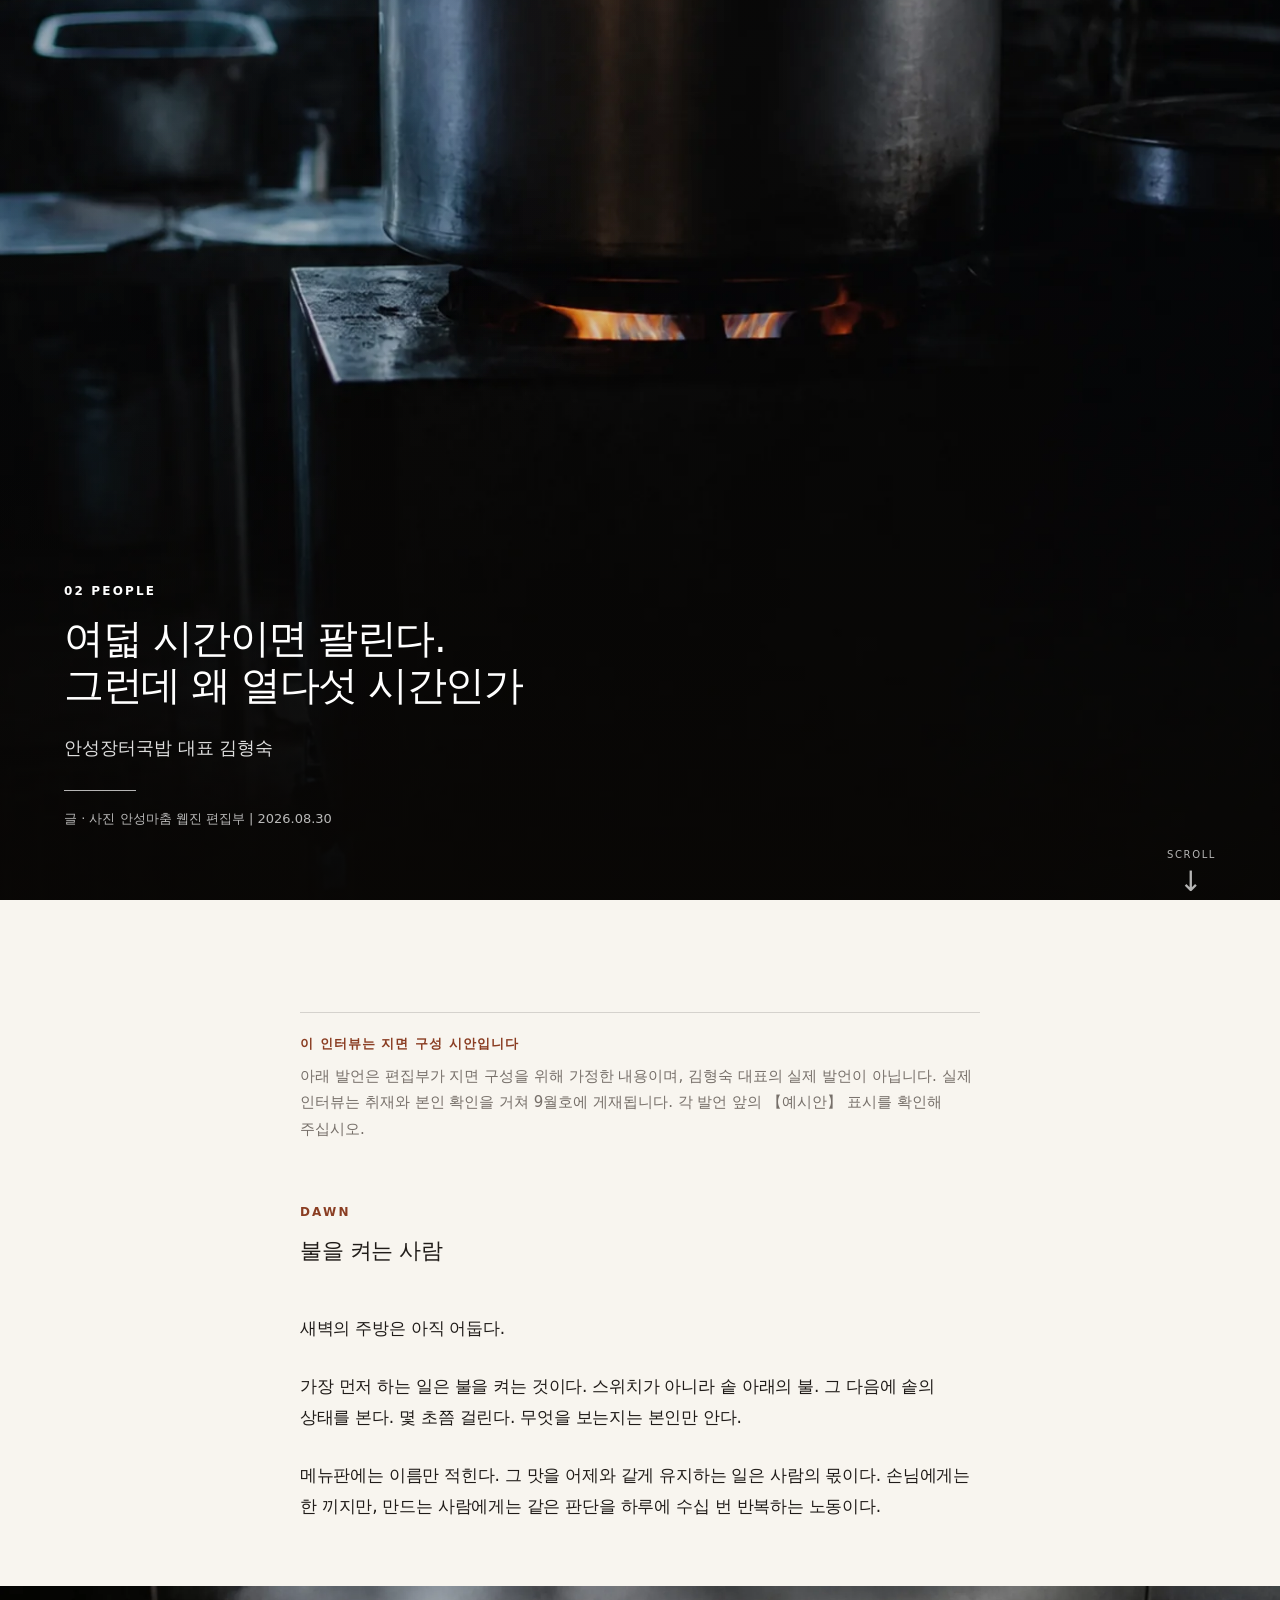
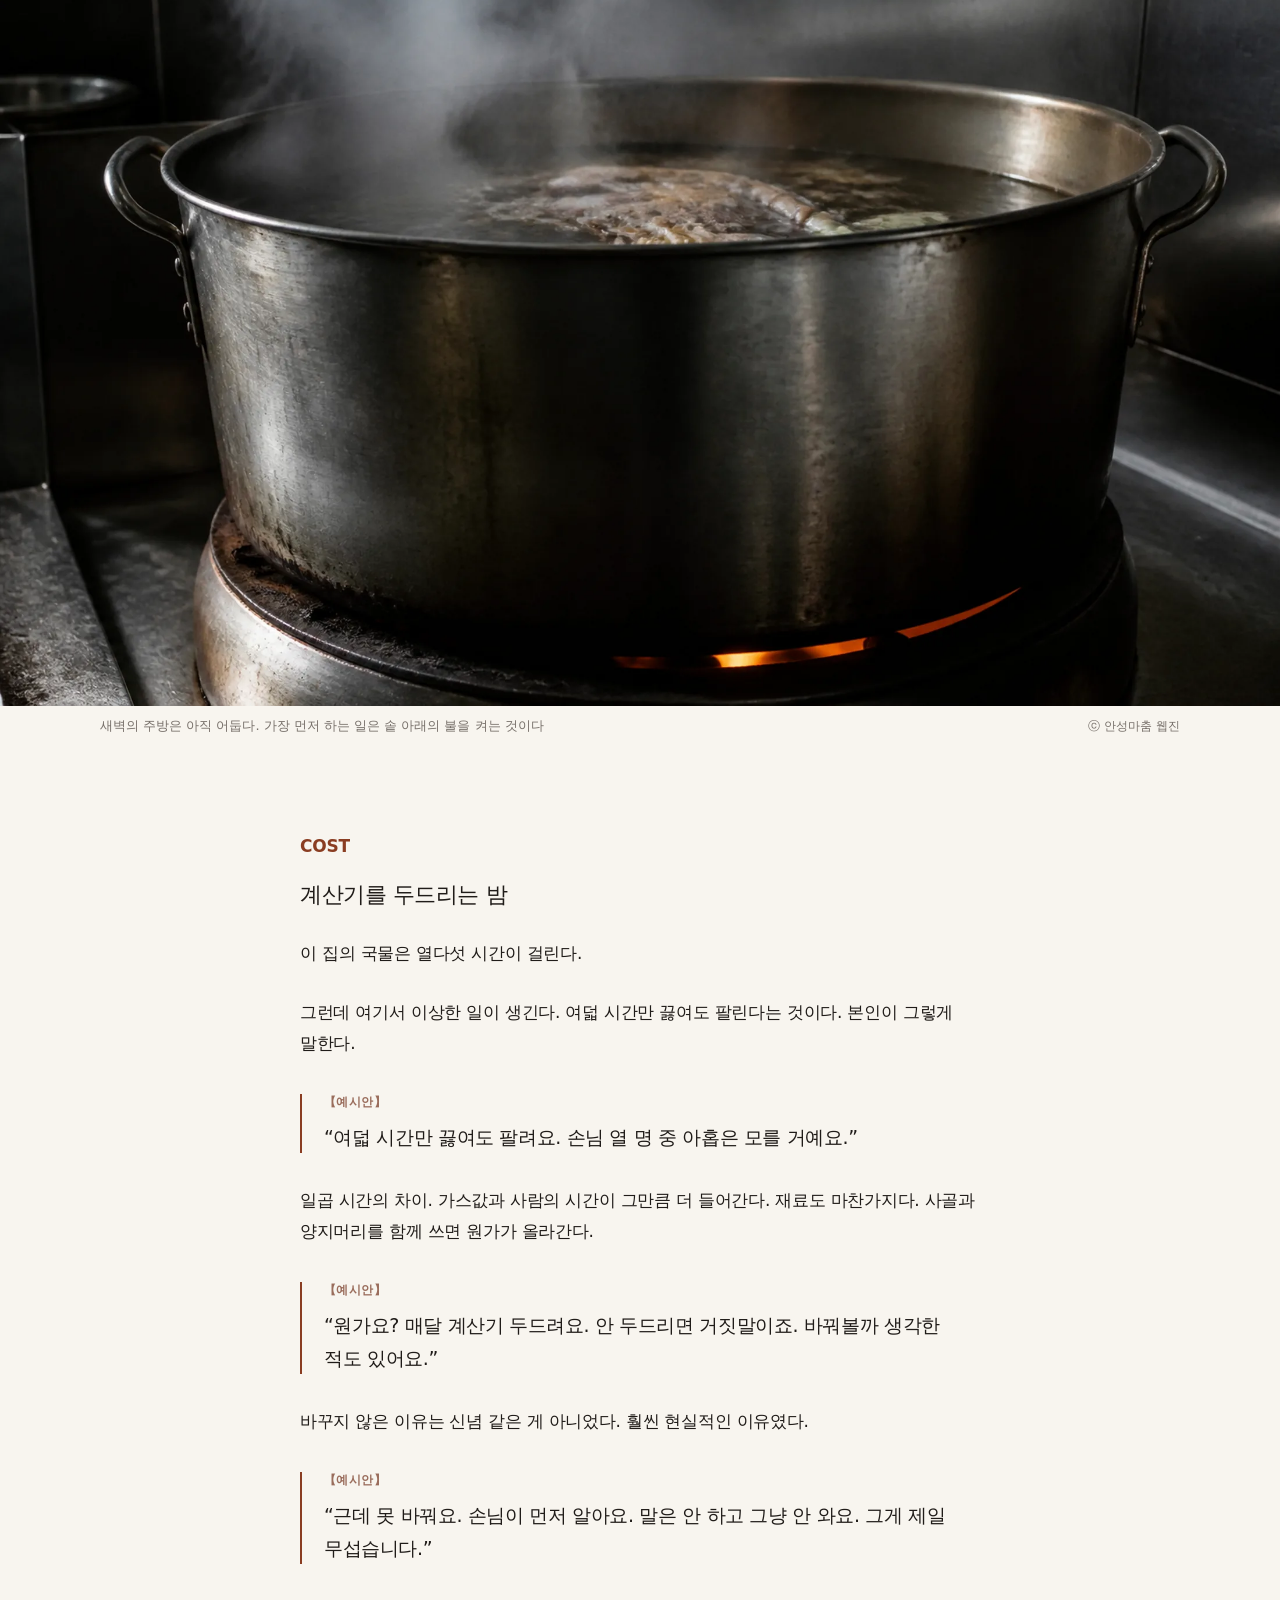
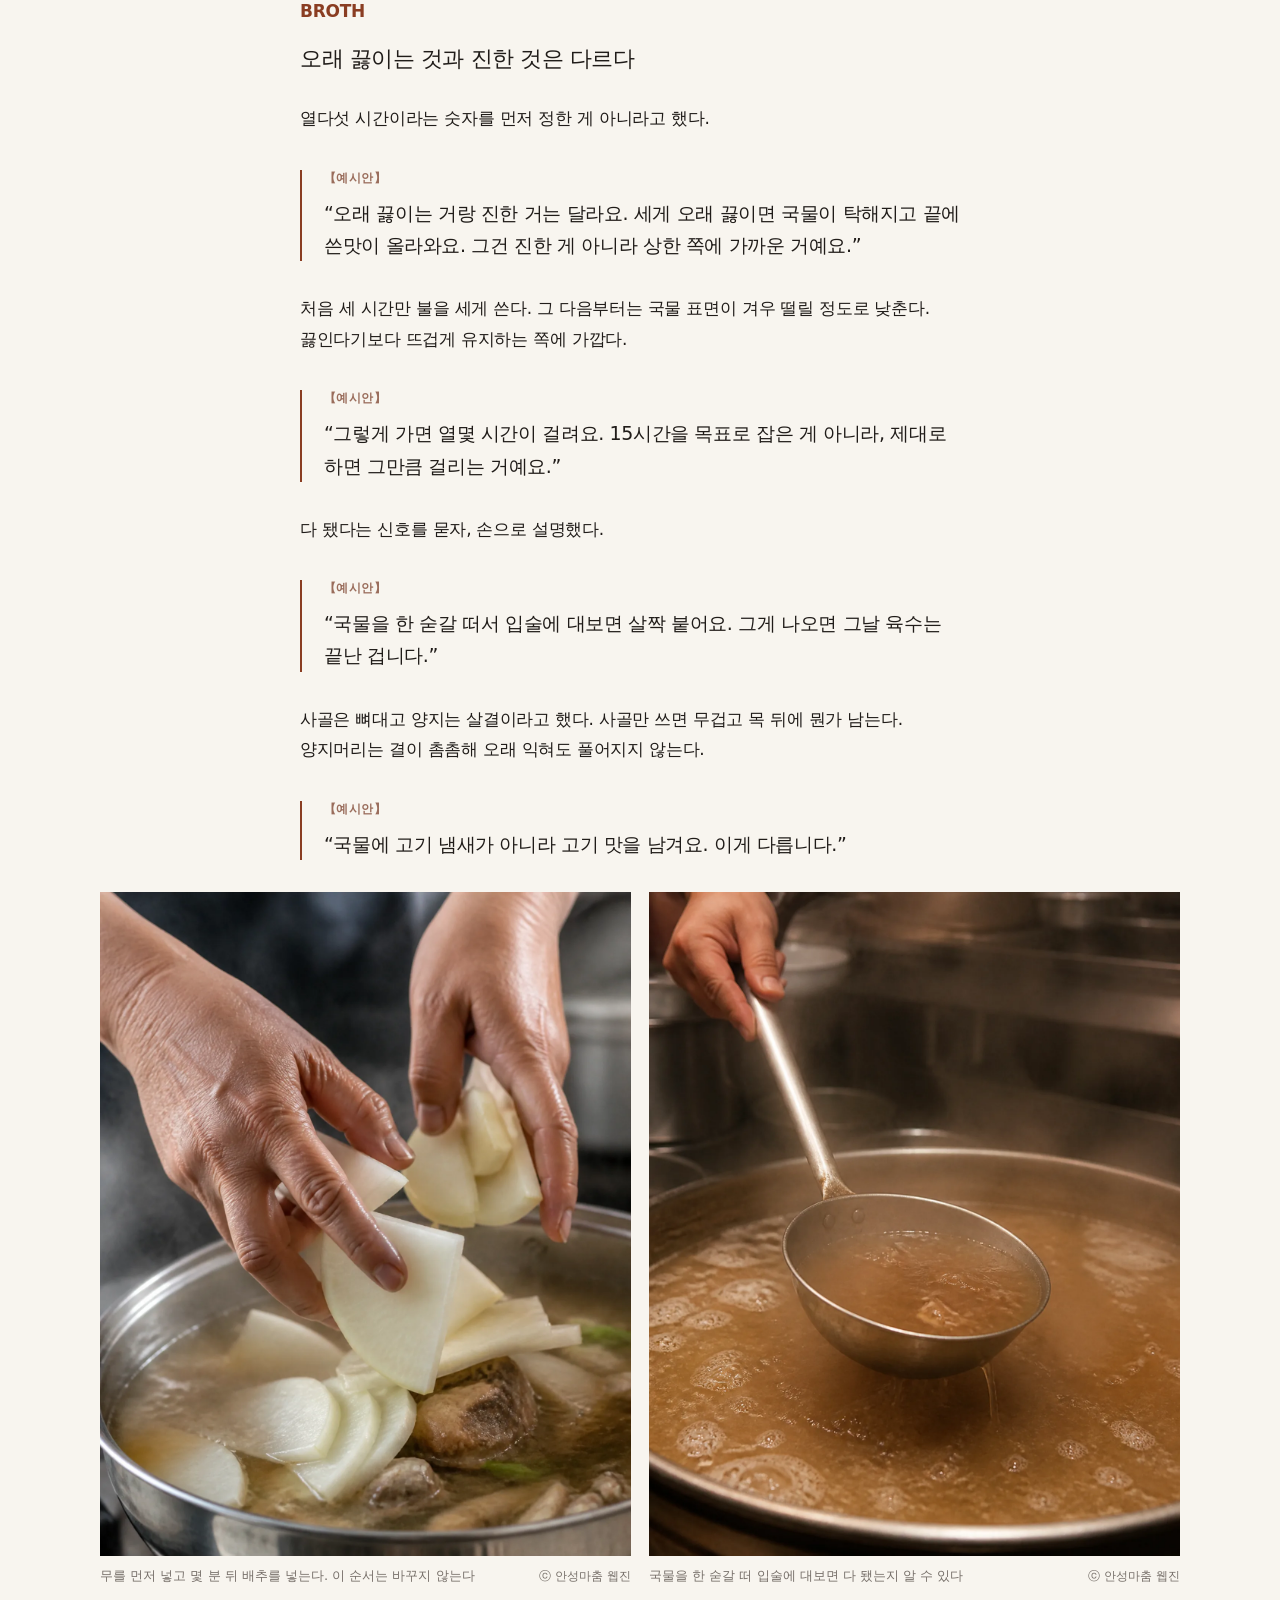
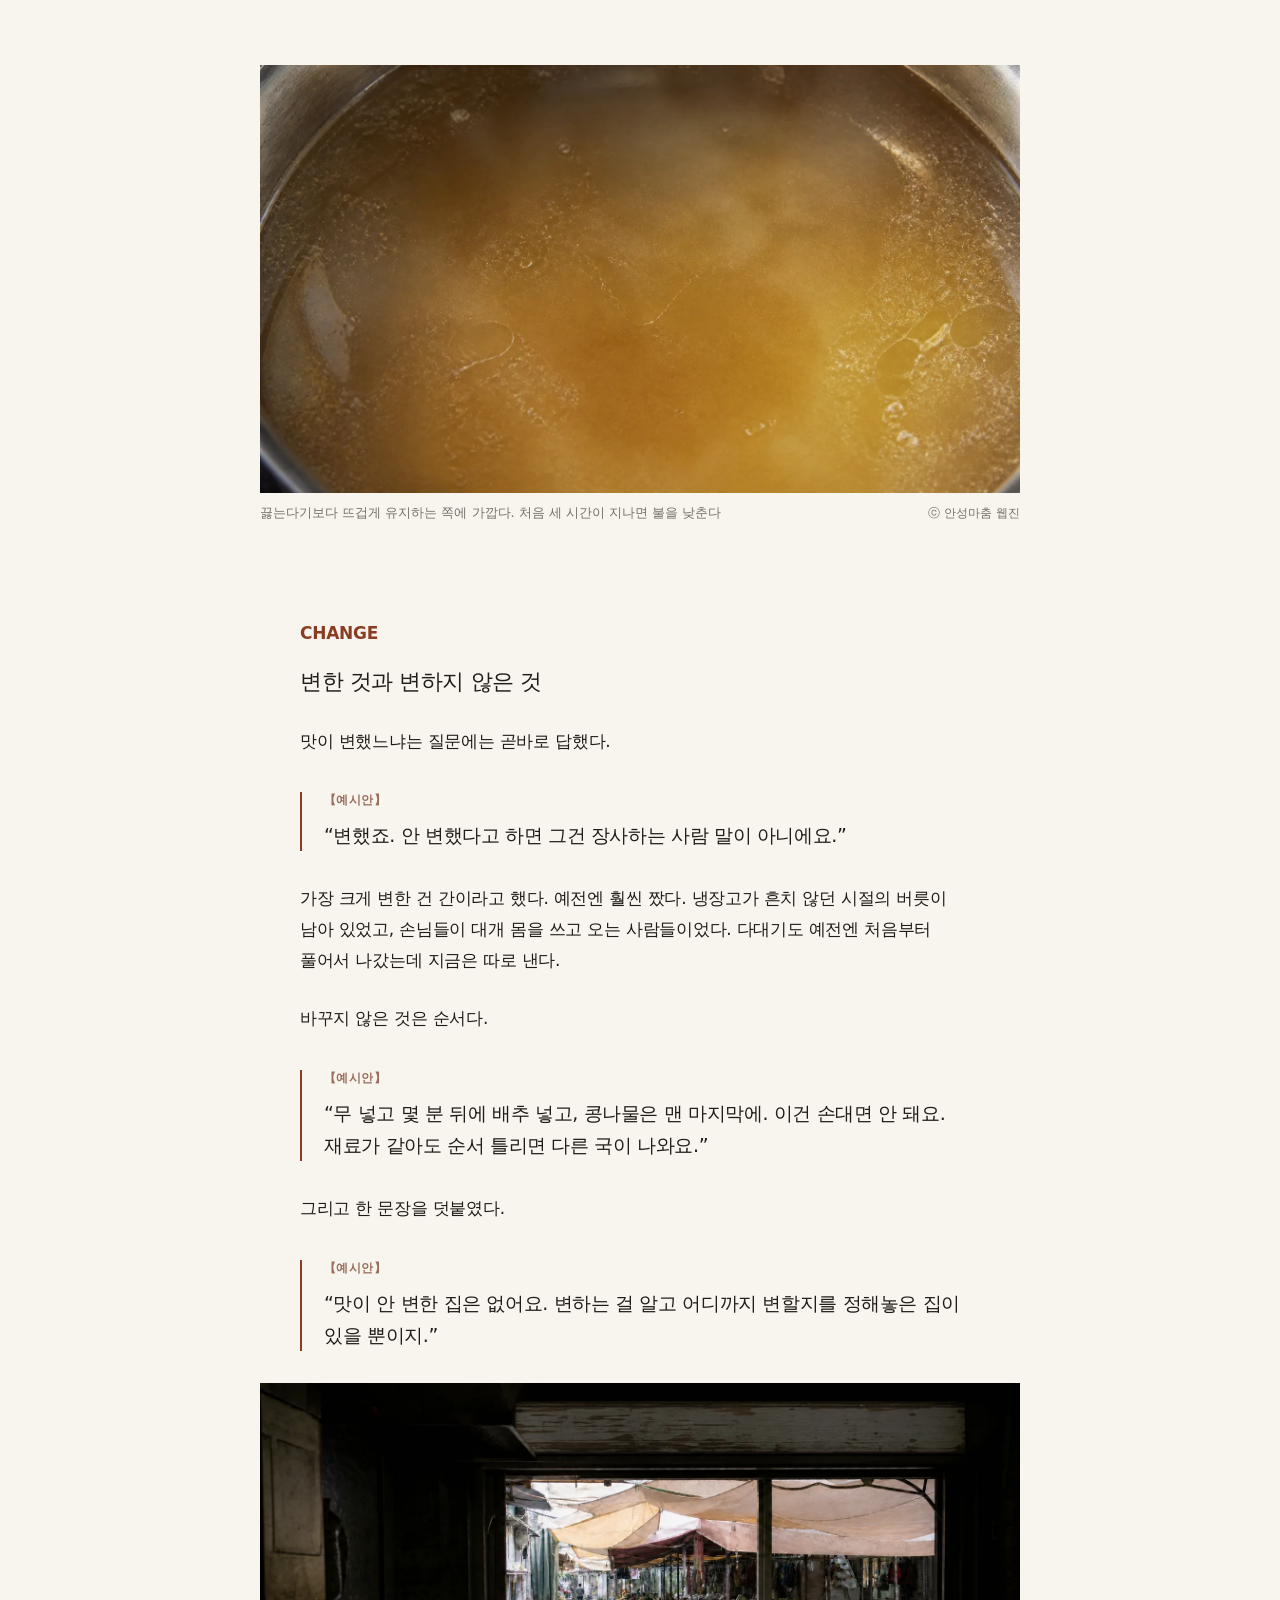
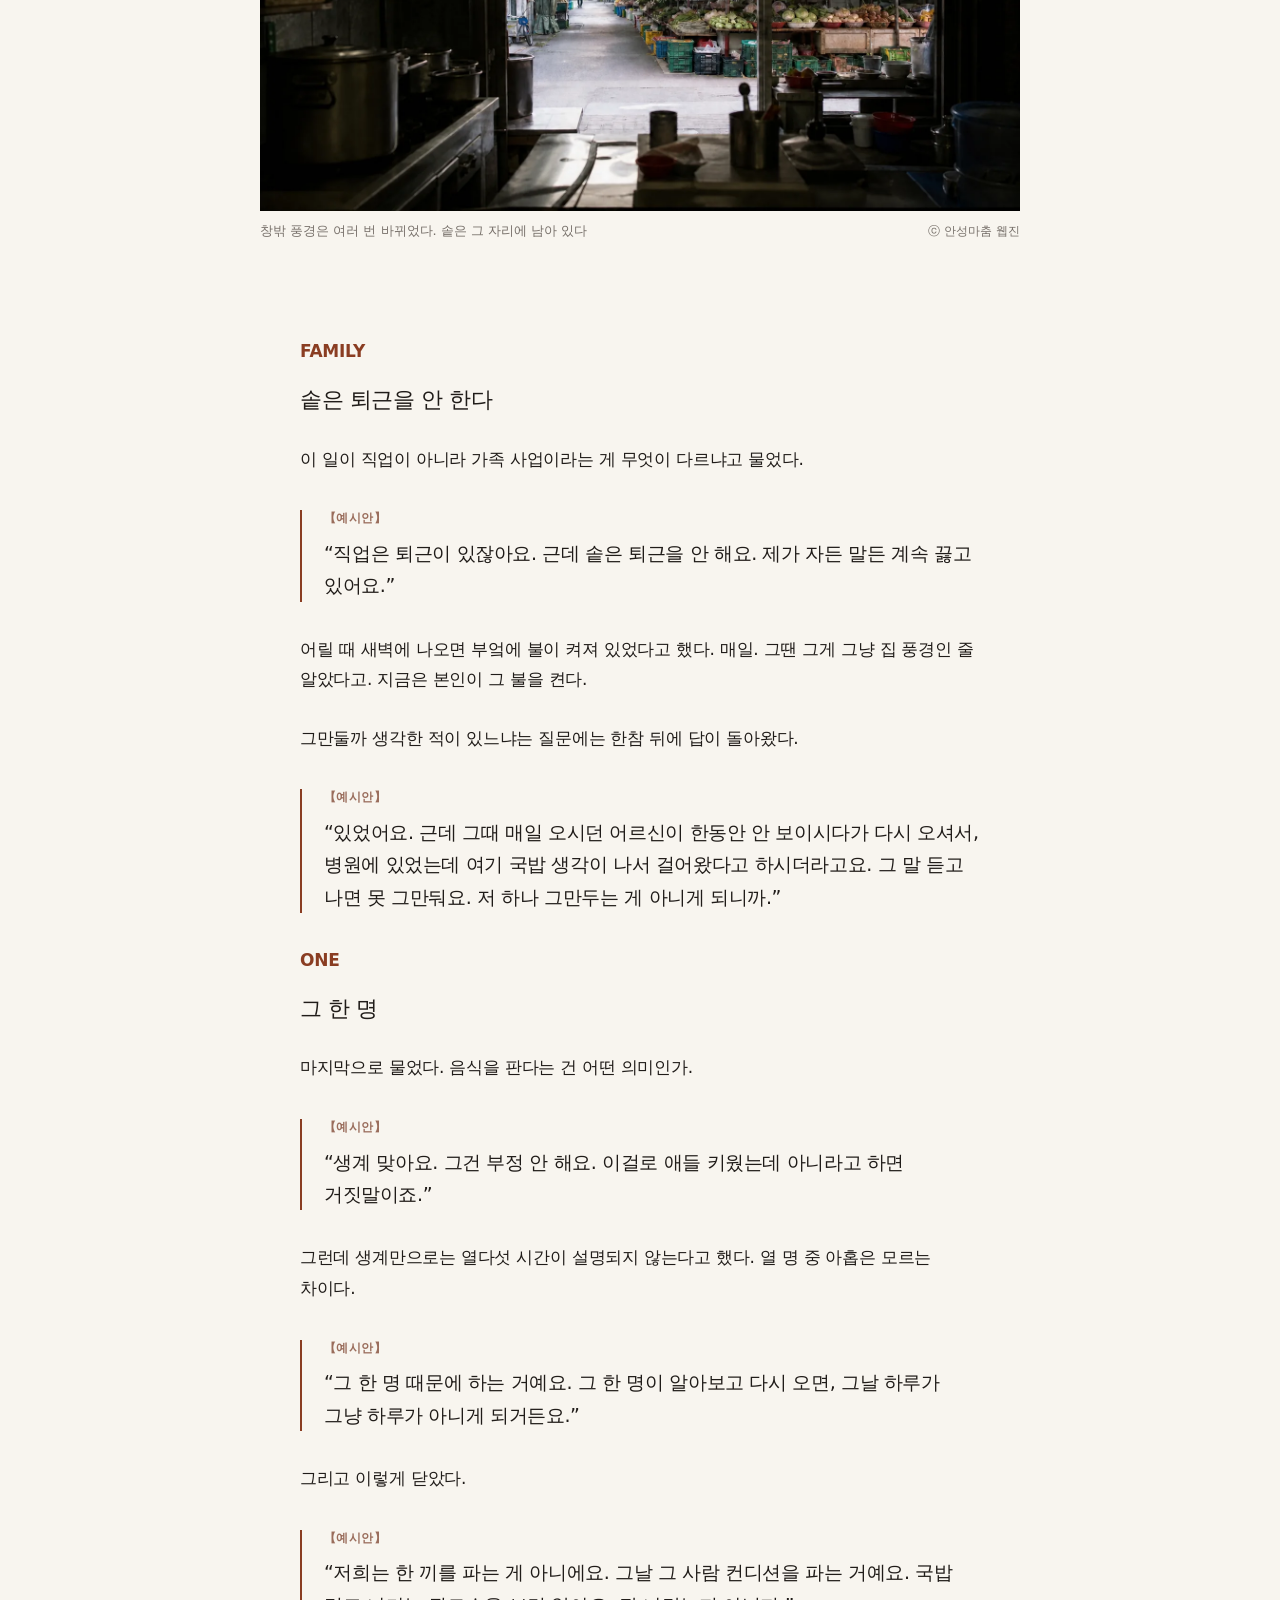
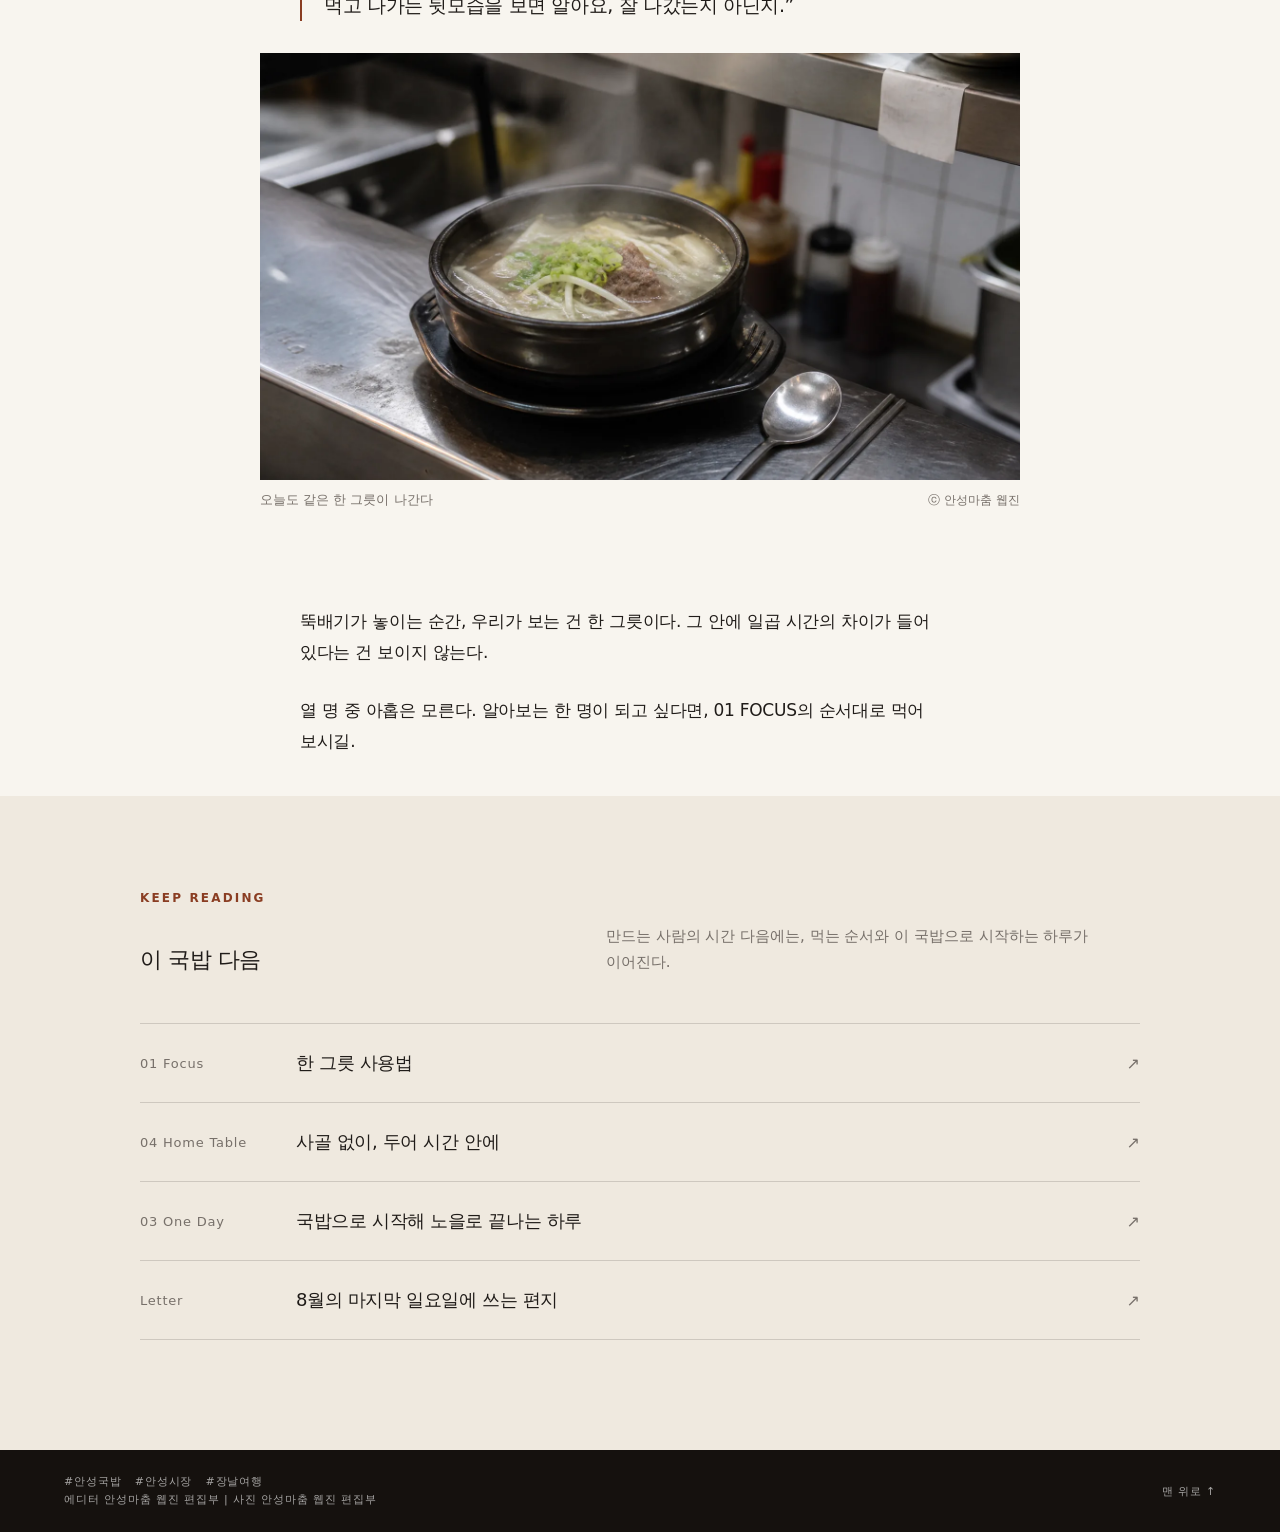
<file: people/index.html>
<!doctype html>
<html lang="ko">
<head>
  <meta charset="utf-8" />
  <meta name="viewport" content="width=device-width, initial-scale=1" />
  <meta name="description" content="안성마춤 웹진 2026년 8월호 PEOPLE — 여덟 시간이면 팔린다. 그런데 왜 열다섯 시간인가. 안성장터국밥 대표 김형숙." />
  <meta name="theme-color" content="#16110d" />
  <link rel="canonical" href="https://vidavida1970.github.io/ansung/people/" />
  <meta property="og:type" content="article" />
  <meta property="og:locale" content="ko_KR" />
  <meta property="og:site_name" content="안성마춤 웹진" />
  <meta property="og:title" content="여덟 시간이면 팔린다. 그런데 왜 열다섯 시간인가" />
  <meta property="og:description" content="안성장터국밥 대표 김형숙. 열 명 중 아홉은 모르는 일곱 시간의 차이." />
  <meta property="og:url" content="https://vidavida1970.github.io/ansung/people/" />
  <meta property="og:image" content="https://vidavida1970.github.io/ansung/people/assets/og-people.webp" />
  <meta name="twitter:card" content="summary_large_image" />
  <meta name="twitter:title" content="여덟 시간이면 팔린다. 그런데 왜 열다섯 시간인가" />
  <meta name="twitter:description" content="안성장터국밥 대표 김형숙. 열 명 중 아홉은 모르는 일곱 시간의 차이." />
  <meta name="twitter:image" content="https://vidavida1970.github.io/ansung/people/assets/og-people.webp" />
  <title>PEOPLE | 여덟 시간이면 팔린다. 그런데 왜 열다섯 시간인가</title>
  <link rel="stylesheet" href="styles.css" />
</head>
<body>
  <a class="skip-link" href="#story">본문으로 건너뛰기</a>

  <header class="hero" aria-labelledby="hero-title">
    <picture class="hero__picture">
      <source media="(max-width: 720px)" srcset="assets/hero-mobile.webp" />
      <img src="assets/hero-desktop.webp" alt="아직 어두운 주방에서 솥 아래 불이 켜진 새벽" width="2400" height="1500" fetchpriority="high" />
    </picture>
    <div class="hero__shade"></div>
    <div class="hero__inner">
      <p class="eyebrow">02 PEOPLE</p>
      <h1 id="hero-title">여덟 시간이면 팔린다.<br />그런데 왜 열다섯 시간인가</h1>
      <p class="hero__subtitle">안성장터국밥 대표 김형숙</p>
      <div class="hero__rule" aria-hidden="true"></div>
      <p class="hero__meta">글 · 사진 안성마춤 웹진 편집부 | 2026.08.30</p>
      <a class="hero__scroll" href="#story" aria-label="본문으로 이동">
        <span>SCROLL</span>
        <span class="hero__arrow" aria-hidden="true">↓</span>
      </a>
    </div>
  </header>

  <main>
    <article id="story" class="story" aria-labelledby="dawn-title">
      <aside class="notice" aria-label="지면 구성 시안 안내">
        <strong>이 인터뷰는 지면 구성 시안입니다</strong>
        <p>아래 발언은 편집부가 지면 구성을 위해 가정한 내용이며, 김형숙 대표의 실제 발언이 아닙니다. 실제 인터뷰는 취재와 본인 확인을 거쳐 9월호에 게재됩니다. 각 발언 앞의 【예시안】 표시를 확인해 주십시오.</p>
      </aside>

      <header class="story__header shell shell--text">
        <p class="section-kicker">DAWN</p>
        <h2 id="dawn-title">불을 켜는 사람</h2>
      </header>

      <div class="shell shell--text story__copy">
        <p>새벽의 주방은 아직 어둡다.</p>
        <p>가장 먼저 하는 일은 불을 켜는 것이다. 스위치가 아니라 솥 아래의 불. 그 다음에 솥의 상태를 본다. 몇 초쯤 걸린다. 무엇을 보는지는 본인만 안다.</p>
        <p>메뉴판에는 이름만 적힌다. 그 맛을 어제와 같게 유지하는 일은 사람의 몫이다. 손님에게는 한 끼지만, 만드는 사람에게는 같은 판단을 하루에 수십 번 반복하는 노동이다.</p>
      </div>

      <figure class="bleed-figure">
        <img src="assets/pot.webp" alt="아직 어두운 주방에서 김이 오르는 큰 육수 솥" width="2200" height="1238" loading="lazy" />
        <figcaption>
          <span>새벽의 주방은 아직 어둡다. 가장 먼저 하는 일은 솥 아래의 불을 켜는 것이다</span>
          <small>ⓒ 안성마춤 웹진</small>
        </figcaption>
      </figure>

      <section class="shell shell--text story__copy" aria-labelledby="cost-title">
        <p class="section-kicker">COST</p>
        <h2 id="cost-title">계산기를 두드리는 밤</h2>
        <p>이 집의 국물은 열다섯 시간이 걸린다.</p>
        <p>그런데 여기서 이상한 일이 생긴다. 여덟 시간만 끓여도 팔린다는 것이다. 본인이 그렇게 말한다.</p>
        <blockquote>
          <span class="example-tag">【예시안】</span>
          “여덟 시간만 끓여도 팔려요. 손님 열 명 중 아홉은 모를 거예요.”
        </blockquote>
        <p>일곱 시간의 차이. 가스값과 사람의 시간이 그만큼 더 들어간다. 재료도 마찬가지다. 사골과 양지머리를 함께 쓰면 원가가 올라간다.</p>
        <blockquote>
          <span class="example-tag">【예시안】</span>
          “원가요? 매달 계산기 두드려요. 안 두드리면 거짓말이죠. 바꿔볼까 생각한 적도 있어요.”
        </blockquote>
        <p>바꾸지 않은 이유는 신념 같은 게 아니었다. 훨씬 현실적인 이유였다.</p>
        <blockquote>
          <span class="example-tag">【예시안】</span>
          “근데 못 바꿔요. 손님이 먼저 알아요. 말은 안 하고 그냥 안 와요. 그게 제일 무섭습니다.”
        </blockquote>
      </section>

      <section class="shell shell--text story__copy" aria-labelledby="broth-title">
        <p class="section-kicker">BROTH</p>
        <h2 id="broth-title">오래 끓이는 것과 진한 것은 다르다</h2>
        <p>열다섯 시간이라는 숫자를 먼저 정한 게 아니라고 했다.</p>
        <blockquote>
          <span class="example-tag">【예시안】</span>
          “오래 끓이는 거랑 진한 거는 달라요. 세게 오래 끓이면 국물이 탁해지고 끝에 쓴맛이 올라와요. 그건 진한 게 아니라 상한 쪽에 가까운 거예요.”
        </blockquote>
        <p>처음 세 시간만 불을 세게 쓴다. 그 다음부터는 국물 표면이 겨우 떨릴 정도로 낮춘다. 끓인다기보다 뜨겁게 유지하는 쪽에 가깝다.</p>
        <blockquote>
          <span class="example-tag">【예시안】</span>
          “그렇게 가면 열몇 시간이 걸려요. 15시간을 목표로 잡은 게 아니라, 제대로 하면 그만큼 걸리는 거예요.”
        </blockquote>
        <p>다 됐다는 신호를 묻자, 손으로 설명했다.</p>
        <blockquote>
          <span class="example-tag">【예시안】</span>
          “국물을 한 숟갈 떠서 입술에 대보면 살짝 붙어요. 그게 나오면 그날 육수는 끝난 겁니다.”
        </blockquote>
        <p>사골은 뼈대고 양지는 살결이라고 했다. 사골만 쓰면 무겁고 목 뒤에 뭔가 남는다. 양지머리는 결이 촘촘해 오래 익혀도 풀어지지 않는다.</p>
        <blockquote>
          <span class="example-tag">【예시안】</span>
          “국물에 고기 냄새가 아니라 고기 맛을 남겨요. 이게 다릅니다.”
        </blockquote>
      </section>

      <div class="process-pair" aria-label="공정 사진 두 장">
        <figure>
          <img src="assets/process-radish.webp" alt="육수 솥에 무를 넣는 손. 얼굴은 프레임 밖이다" width="1400" height="1750" loading="lazy" />
          <figcaption>
            <span>무를 먼저 넣고 몇 분 뒤 배추를 넣는다. 이 순서는 바꾸지 않는다</span>
            <small>ⓒ 안성마춤 웹진</small>
          </figcaption>
        </figure>
        <figure>
          <img src="assets/process-ladle.webp" alt="국자로 국물 상태를 확인하는 손" width="1400" height="1750" loading="lazy" />
          <figcaption>
            <span>국물을 한 숟갈 떠 입술에 대보면 다 됐는지 알 수 있다</span>
            <small>ⓒ 안성마춤 웹진</small>
          </figcaption>
        </figure>
      </div>

      <figure class="wide-figure">
        <img src="assets/simmer.webp" alt="겨우 떨릴 정도로 유지되는 국물 표면" width="1600" height="900" loading="lazy" />
        <figcaption>
          <span>끓는다기보다 뜨겁게 유지하는 쪽에 가깝다. 처음 세 시간이 지나면 불을 낮춘다</span>
          <small>ⓒ 안성마춤 웹진</small>
        </figcaption>
      </figure>

      <section class="shell shell--text story__copy" aria-labelledby="change-title">
        <p class="section-kicker">CHANGE</p>
        <h2 id="change-title">변한 것과 변하지 않은 것</h2>
        <p>맛이 변했느냐는 질문에는 곧바로 답했다.</p>
        <blockquote>
          <span class="example-tag">【예시안】</span>
          “변했죠. 안 변했다고 하면 그건 장사하는 사람 말이 아니에요.”
        </blockquote>
        <p>가장 크게 변한 건 간이라고 했다. 예전엔 훨씬 짰다. 냉장고가 흔치 않던 시절의 버릇이 남아 있었고, 손님들이 대개 몸을 쓰고 오는 사람들이었다. 다대기도 예전엔 처음부터 풀어서 나갔는데 지금은 따로 낸다.</p>
        <p>바꾸지 않은 것은 순서다.</p>
        <blockquote>
          <span class="example-tag">【예시안】</span>
          “무 넣고 몇 분 뒤에 배추 넣고, 콩나물은 맨 마지막에. 이건 손대면 안 돼요. 재료가 같아도 순서 틀리면 다른 국이 나와요.”
        </blockquote>
        <p>그리고 한 문장을 덧붙였다.</p>
        <blockquote>
          <span class="example-tag">【예시안】</span>
          “맛이 안 변한 집은 없어요. 변하는 걸 알고 어디까지 변할지를 정해놓은 집이 있을 뿐이지.”
        </blockquote>
      </section>

      <figure class="wide-figure">
        <img src="assets/market-view.webp" alt="어두운 식당 안에서 밝은 시장 골목을 바라본 풍경" width="1600" height="900" loading="lazy" />
        <figcaption>
          <span>창밖 풍경은 여러 번 바뀌었다. 솥은 그 자리에 남아 있다</span>
          <small>ⓒ 안성마춤 웹진</small>
        </figcaption>
      </figure>

      <section class="shell shell--text story__copy" aria-labelledby="family-title">
        <p class="section-kicker">FAMILY</p>
        <h2 id="family-title">솥은 퇴근을 안 한다</h2>
        <p>이 일이 직업이 아니라 가족 사업이라는 게 무엇이 다르냐고 물었다.</p>
        <blockquote>
          <span class="example-tag">【예시안】</span>
          “직업은 퇴근이 있잖아요. 근데 솥은 퇴근을 안 해요. 제가 자든 말든 계속 끓고 있어요.”
        </blockquote>
        <p>어릴 때 새벽에 나오면 부엌에 불이 켜져 있었다고 했다. 매일. 그땐 그게 그냥 집 풍경인 줄 알았다고. 지금은 본인이 그 불을 켠다.</p>
        <p>그만둘까 생각한 적이 있느냐는 질문에는 한참 뒤에 답이 돌아왔다.</p>
        <blockquote>
          <span class="example-tag">【예시안】</span>
          “있었어요. 근데 그때 매일 오시던 어르신이 한동안 안 보이시다가 다시 오셔서, 병원에 있었는데 여기 국밥 생각이 나서 걸어왔다고 하시더라고요. 그 말 듣고 나면 못 그만둬요. 저 하나 그만두는 게 아니게 되니까.”
        </blockquote>
      </section>

      <section class="shell shell--text story__copy" aria-labelledby="one-title">
        <p class="section-kicker">ONE</p>
        <h2 id="one-title">그 한 명</h2>
        <p>마지막으로 물었다. 음식을 판다는 건 어떤 의미인가.</p>
        <blockquote>
          <span class="example-tag">【예시안】</span>
          “생계 맞아요. 그건 부정 안 해요. 이걸로 애들 키웠는데 아니라고 하면 거짓말이죠.”
        </blockquote>
        <p>그런데 생계만으로는 열다섯 시간이 설명되지 않는다고 했다. 열 명 중 아홉은 모르는 차이다.</p>
        <blockquote>
          <span class="example-tag">【예시안】</span>
          “그 한 명 때문에 하는 거예요. 그 한 명이 알아보고 다시 오면, 그날 하루가 그냥 하루가 아니게 되거든요.”
        </blockquote>
        <p>그리고 이렇게 닫았다.</p>
        <blockquote>
          <span class="example-tag">【예시안】</span>
          “저희는 한 끼를 파는 게 아니에요. 그날 그 사람 컨디션을 파는 거예요. 국밥 먹고 나가는 뒷모습을 보면 알아요, 잘 나갔는지 아닌지.”
        </blockquote>
      </section>

      <figure class="wide-figure">
        <img src="assets/finished-bowl.webp" alt="손님에게 나가기 직전, 주방 패스 위에 놓인 국밥 한 그릇" width="1600" height="900" loading="lazy" />
        <figcaption>
          <span>오늘도 같은 한 그릇이 나간다</span>
          <small>ⓒ 안성마춤 웹진</small>
        </figcaption>
      </figure>

      <section class="shell shell--text closing-copy">
        <p>뚝배기가 놓이는 순간, 우리가 보는 건 한 그릇이다. 그 안에 일곱 시간의 차이가 들어 있다는 건 보이지 않는다.</p>
        <p class="highlight">열 명 중 아홉은 모른다. 알아보는 한 명이 되고 싶다면, 01 FOCUS의 순서대로 먹어 보시길.</p>
      </section>
    </article>

    <nav class="contents" aria-labelledby="next-title">
      <div class="shell shell--contents">
        <div class="contents__heading">
          <p class="section-kicker">KEEP READING</p>
          <h2 id="next-title">이 국밥 다음</h2>
          <p>만드는 사람의 시간 다음에는, 먹는 순서와 이 국밥으로 시작하는 하루가 이어진다.</p>
        </div>
        <ol class="contents__list">
          <li><a href="../focus/"><span class="contents__category">01 Focus</span><span class="contents__title">한 그릇 사용법</span><span class="contents__arrow">↗</span></a></li>
          <li><a href="../home-table/"><span class="contents__category">04 Home Table</span><span class="contents__title">사골 없이, 두어 시간 안에</span><span class="contents__arrow">↗</span></a></li>
          <li><a href="../one-day/"><span class="contents__category">03 One Day</span><span class="contents__title">국밥으로 시작해 노을로 끝나는 하루</span><span class="contents__arrow">↗</span></a></li>
          <li><a href="../editors-letter/"><span class="contents__category">Letter</span><span class="contents__title">8월의 마지막 일요일에 쓰는 편지</span><span class="contents__arrow">↗</span></a></li>
        </ol>
      </div>
    </nav>
  </main>

  <footer class="site-footer">
    <div class="shell site-footer__inner">
      <p>#안성국밥 &nbsp; #안성시장 &nbsp; #장날여행<br />에디터 안성마춤 웹진 편집부 | 사진 안성마춤 웹진 편집부</p>
      <a href="#story" class="site-footer__top">맨 위로 ↑</a>
    </div>
  </footer>

  <script src="script.js"></script>
</body>
</html>
</file>
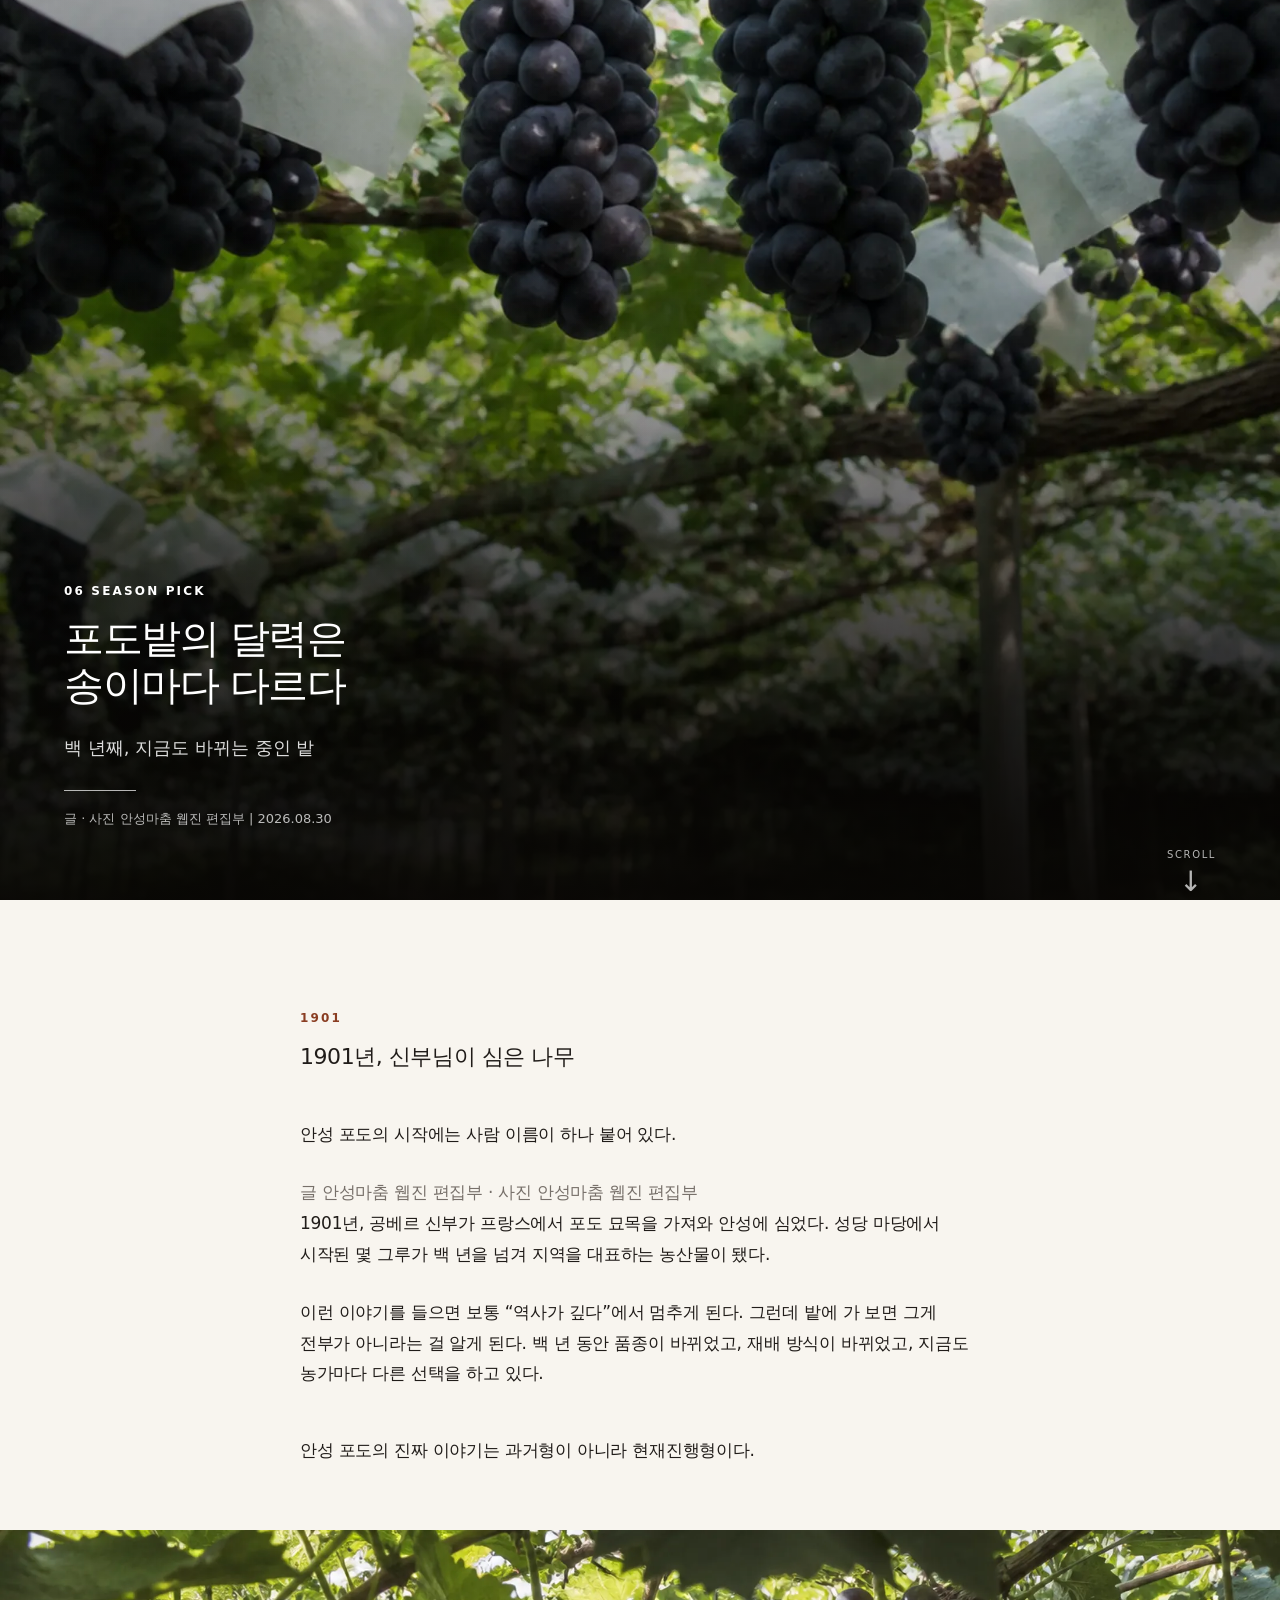
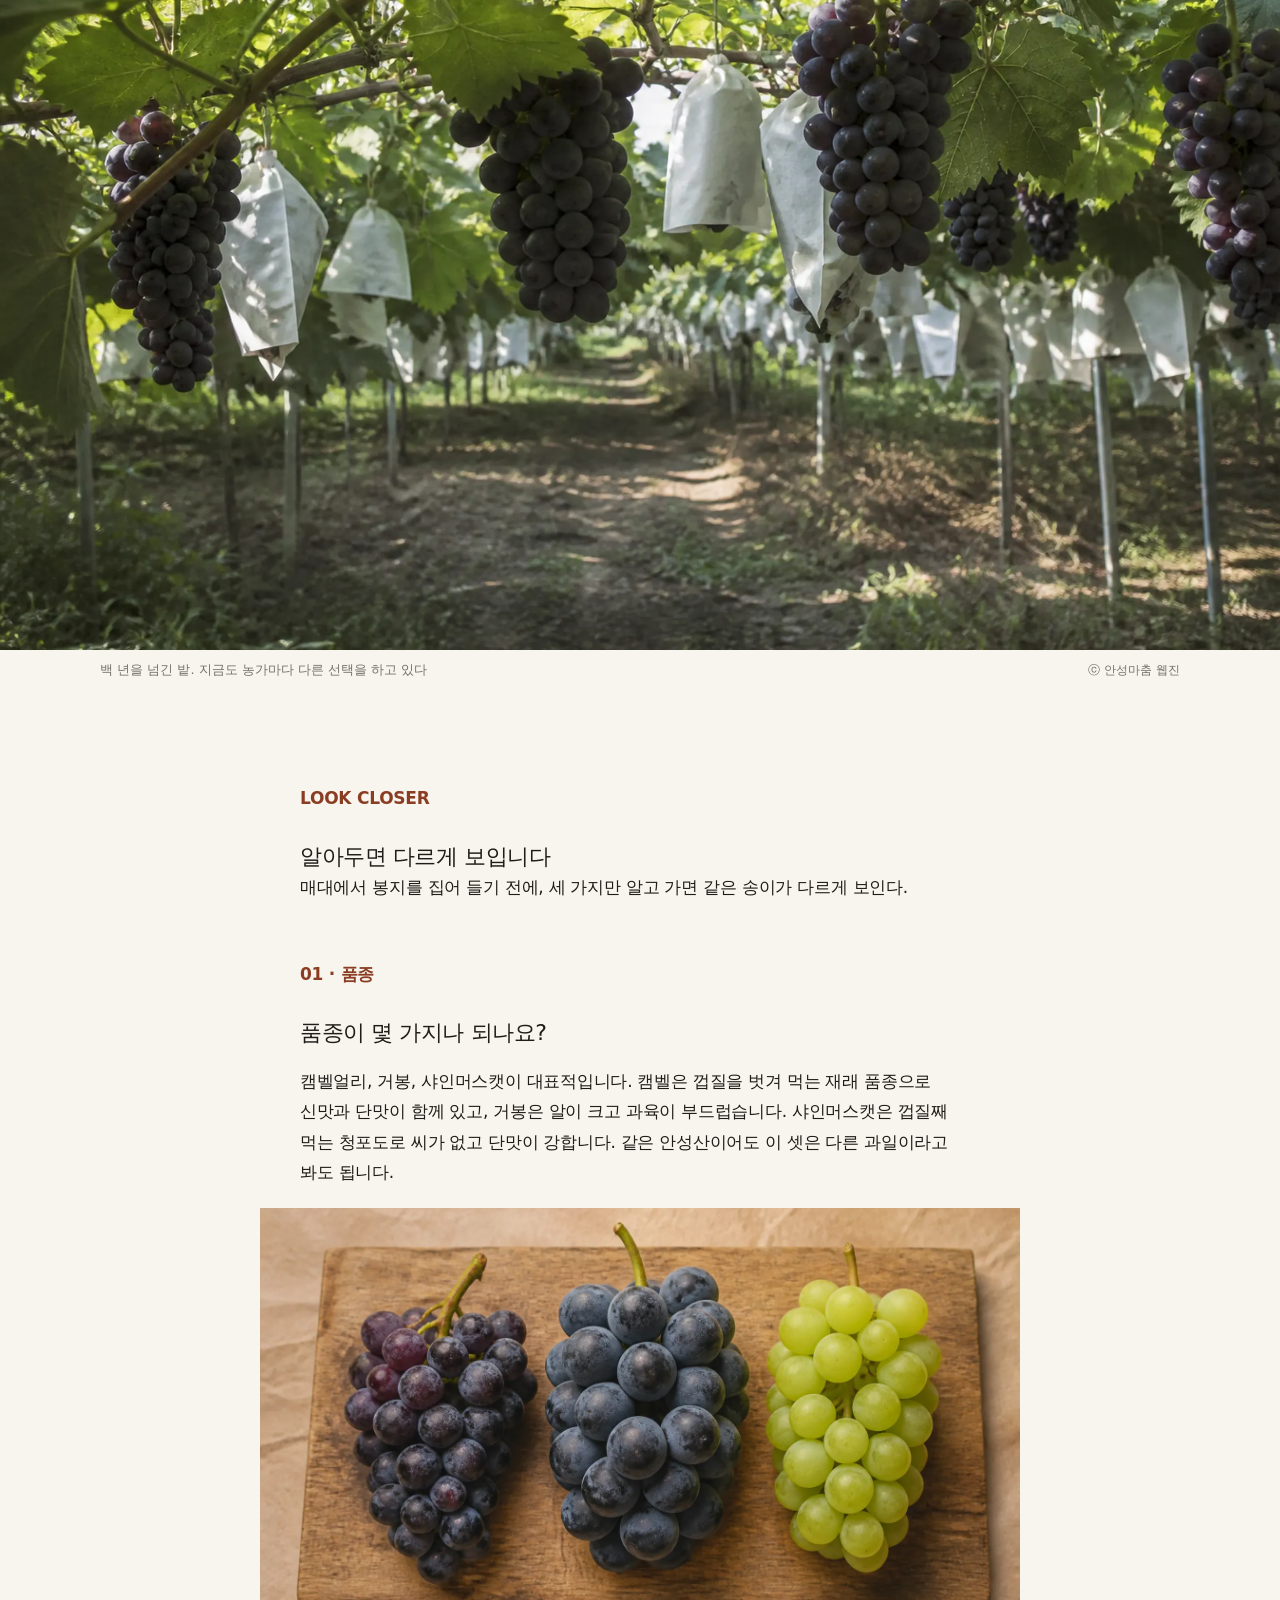
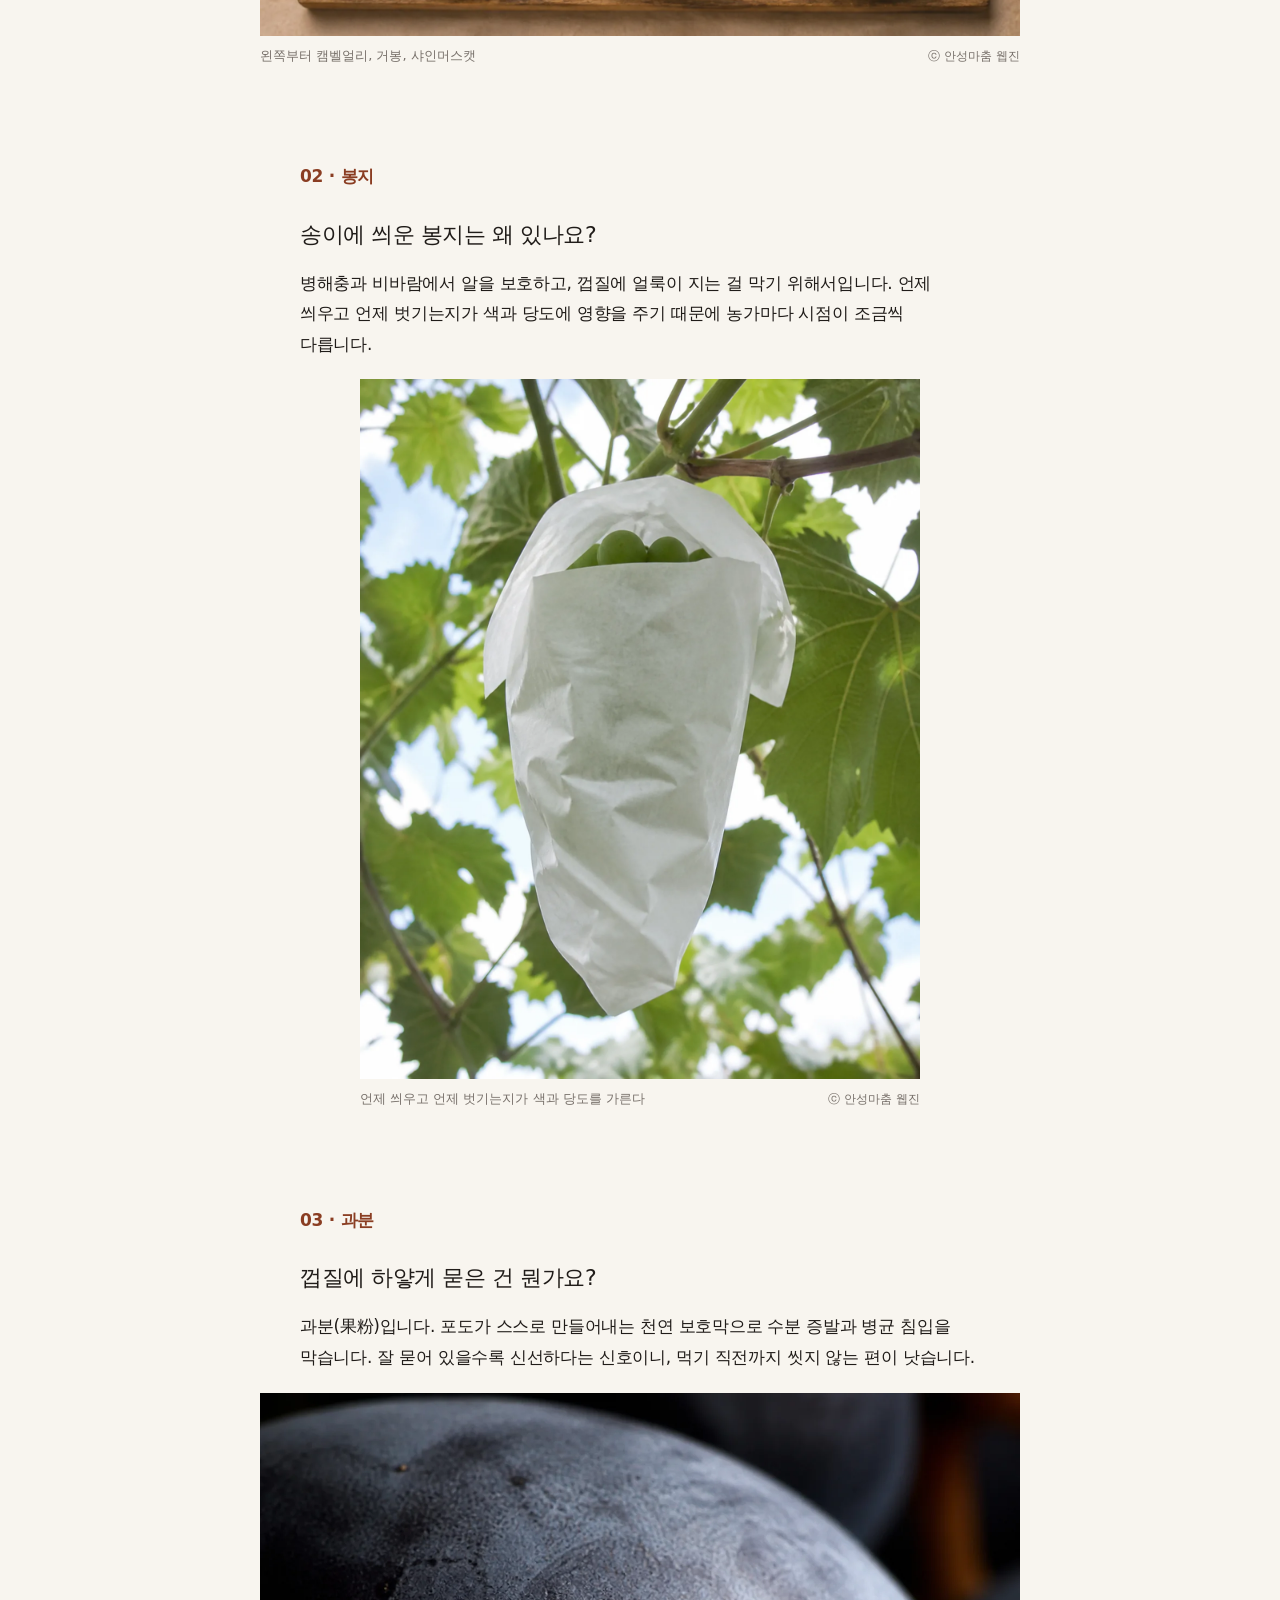
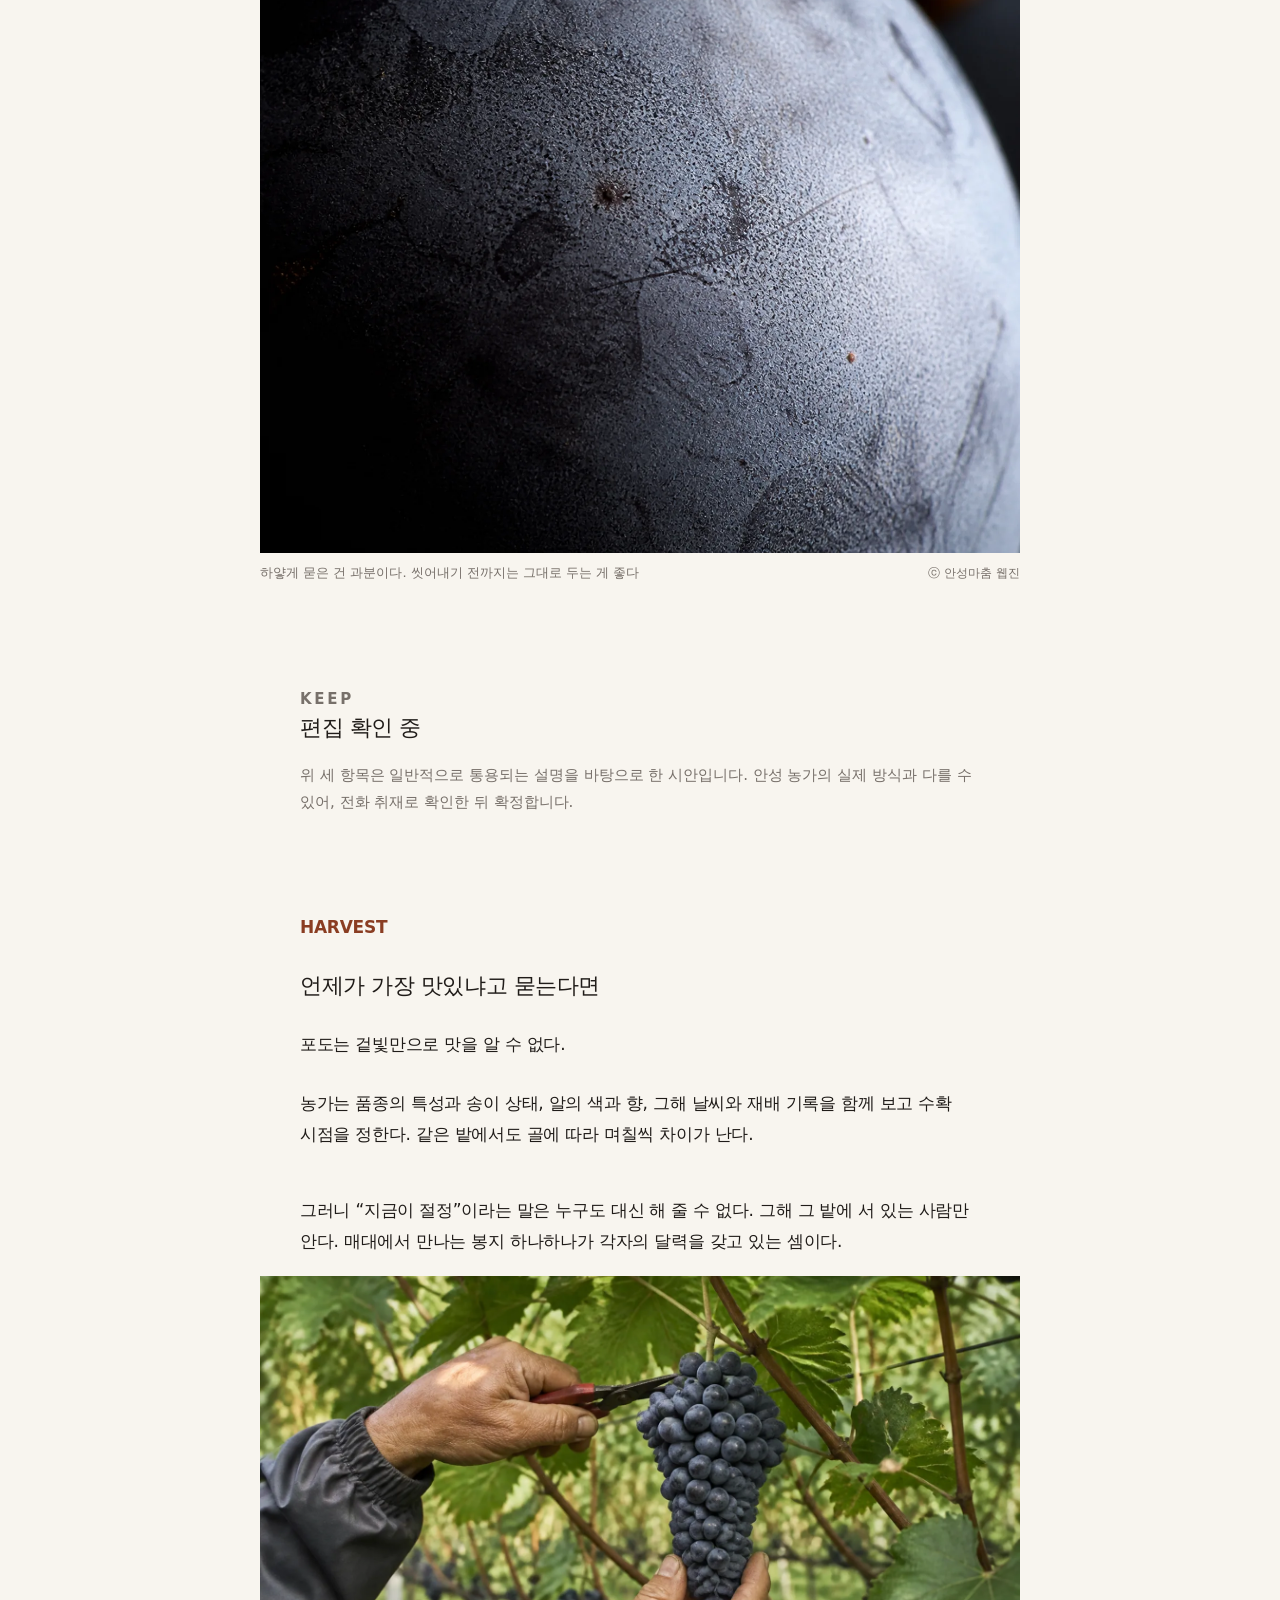
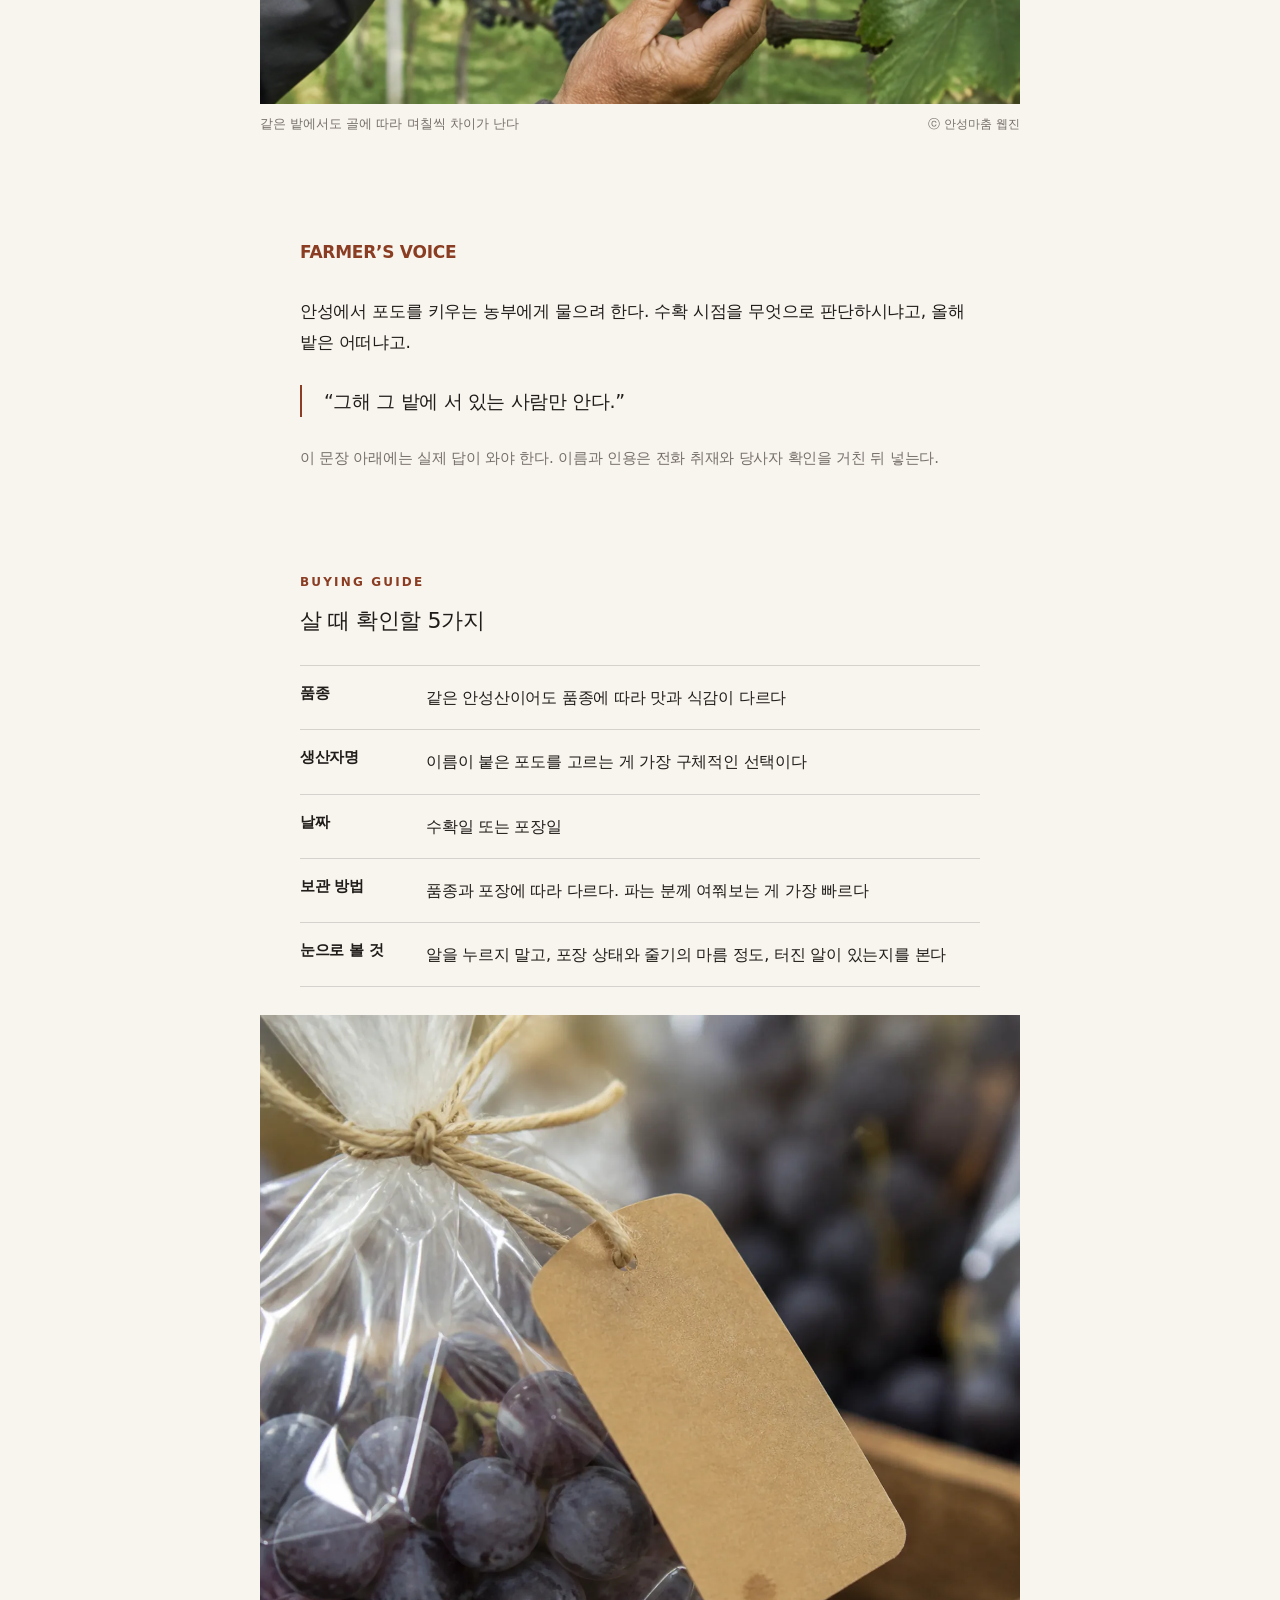
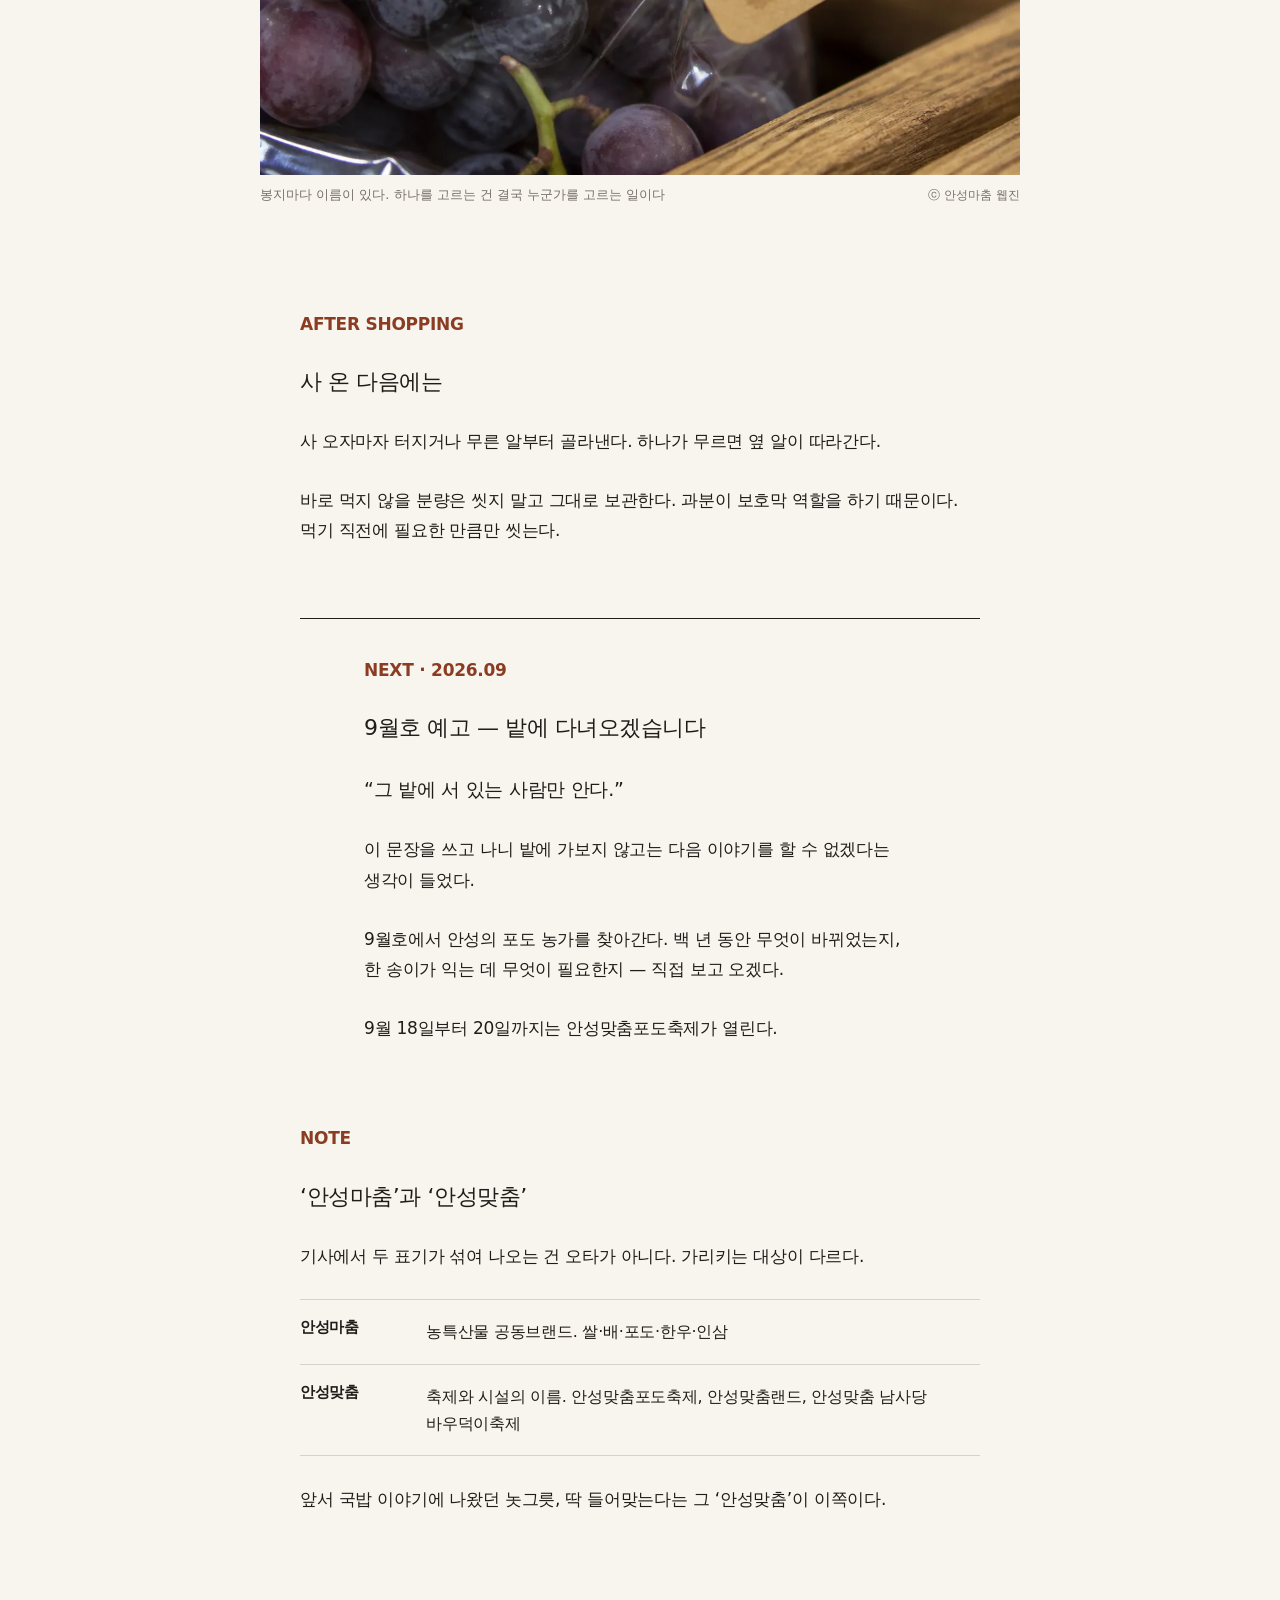
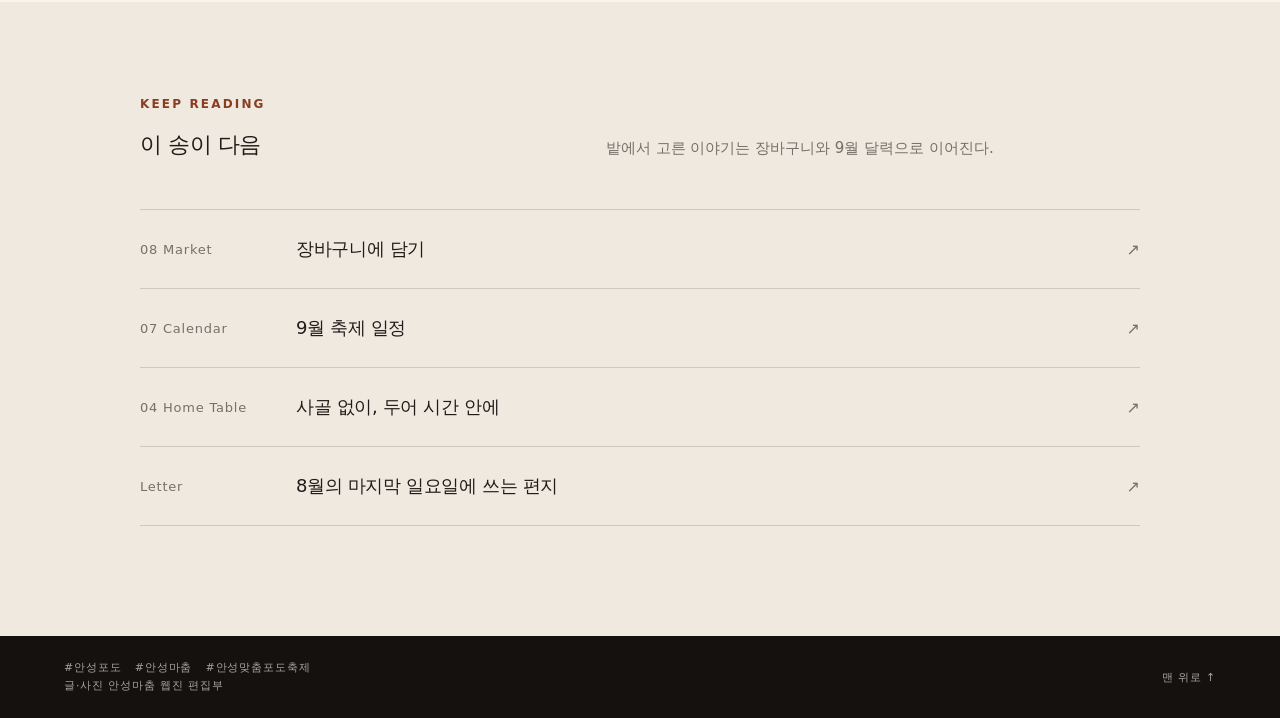
<file: season-pick/index.html>
<!doctype html>
<html lang="ko">
<head>
  <meta charset="utf-8" />
  <meta name="viewport" content="width=device-width, initial-scale=1" />
  <meta name="description" content="안성마춤 웹진 2026년 8월호 SEASON PICK — 포도밭의 달력은 송이마다 다르다. 1901년의 나무에서 오늘의 봉지까지." />
  <meta name="theme-color" content="#16110d" />
  <link rel="canonical" href="https://vidavida1970.github.io/ansung/season-pick/" />
  <meta property="og:type" content="article" />
  <meta property="og:locale" content="ko_KR" />
  <meta property="og:site_name" content="안성마춤 웹진" />
  <meta property="og:title" content="포도밭의 달력은 송이마다 다르다" />
  <meta property="og:description" content="백 년째, 지금도 바뀌는 중인 밭. 안성 포도의 진짜 이야기는 과거형이 아니라 현재진행형이다." />
  <meta property="og:url" content="https://vidavida1970.github.io/ansung/season-pick/" />
  <meta property="og:image" content="https://vidavida1970.github.io/ansung/season-pick/assets/og-season.webp" />
  <meta name="twitter:card" content="summary_large_image" />
  <meta name="twitter:title" content="포도밭의 달력은 송이마다 다르다" />
  <meta name="twitter:description" content="백 년째, 지금도 바뀌는 중인 밭. 안성 포도의 진짜 이야기는 과거형이 아니라 현재진행형이다." />
  <meta name="twitter:image" content="https://vidavida1970.github.io/ansung/season-pick/assets/og-season.webp" />
  <title>SEASON PICK | 포도밭의 달력은 송이마다 다르다</title>
  <link rel="stylesheet" href="styles.css" />
</head>
<body>
  <a class="skip-link" href="#story">본문으로 건너뛰기</a>

  <header class="hero" aria-labelledby="hero-title">
    <picture class="hero__picture">
      <source media="(max-width: 720px)" srcset="assets/hero-mobile.webp" />
      <img src="assets/hero-desktop.webp" alt="잎 그늘 아래 송이가 매달린 안성 포도밭 고랑" width="2400" height="1500" fetchpriority="high" />
    </picture>
    <div class="hero__shade"></div>
    <div class="hero__inner">
      <p class="eyebrow">06 SEASON PICK</p>
      <h1 id="hero-title">포도밭의 달력은<br />송이마다 다르다</h1>
      <p class="hero__subtitle">백 년째, 지금도 바뀌는 중인 밭</p>
      <div class="hero__rule" aria-hidden="true"></div>
      <p class="hero__meta">글 · 사진 안성마춤 웹진 편집부 | 2026.08.30</p>
      <a class="hero__scroll" href="#story" aria-label="본문으로 이동">
        <span>SCROLL</span>
        <span class="hero__arrow" aria-hidden="true">↓</span>
      </a>
    </div>
  </header>

  <main>
    <article id="story" class="story" aria-labelledby="origin-title">
      <header class="story__header shell shell--text">
        <p class="section-kicker">1901</p>
        <h2 id="origin-title">1901년, 신부님이 심은 나무</h2>
      </header>

      <div class="shell shell--text lead">
        <p>안성 포도의 시작에는 사람 이름이 하나 붙어 있다.</p>
        <p class="credit">글 안성마춤 웹진 편집부 · 사진 안성마춤 웹진 편집부</p>
      </div>

      <div class="shell shell--text story__copy">
        <p>1901년, 공베르 신부가 프랑스에서 포도 묘목을 가져와 안성에 심었다. 성당 마당에서 시작된 몇 그루가 백 년을 넘겨 지역을 대표하는 농산물이 됐다.</p>
        <p>이런 이야기를 들으면 보통 “역사가 깊다”에서 멈추게 된다. 그런데 밭에 가 보면 그게 전부가 아니라는 걸 알게 된다. 백 년 동안 품종이 바뀌었고, 재배 방식이 바뀌었고, 지금도 농가마다 다른 선택을 하고 있다.</p>
        <p class="highlight">안성 포도의 진짜 이야기는 과거형이 아니라 현재진행형이다.</p>
      </div>

      <figure class="bleed-figure">
        <img src="assets/vineyard.webp" alt="밭고랑을 따라 이어진 포도나무와 매달린 송이" width="2200" height="1238" loading="lazy" />
        <figcaption>
          <span>백 년을 넘긴 밭. 지금도 농가마다 다른 선택을 하고 있다</span>
          <small>ⓒ 안성마춤 웹진</small>
        </figcaption>
      </figure>

      <section class="know" aria-labelledby="know-title">
        <div class="shell shell--text know__header">
          <p class="section-kicker">LOOK CLOSER</p>
          <h2 id="know-title">알아두면 다르게 보입니다</h2>
          <p>매대에서 봉지를 집어 들기 전에, 세 가지만 알고 가면 같은 송이가 다르게 보인다.</p>
        </div>

        <article class="know-item" aria-labelledby="variety-title">
          <div class="shell shell--text know-copy">
            <p class="know-index">01 · 품종</p>
            <h3 id="variety-title">품종이 몇 가지나 되나요?</h3>
            <p>캠벨얼리, 거봉, 샤인머스캣이 대표적입니다. 캠벨은 껍질을 벗겨 먹는 재래 품종으로 신맛과 단맛이 함께 있고, 거봉은 알이 크고 과육이 부드럽습니다. 샤인머스캣은 껍질째 먹는 청포도로 씨가 없고 단맛이 강합니다. 같은 안성산이어도 이 셋은 다른 과일이라고 봐도 됩니다.</p>
          </div>
          <figure class="wide-figure">
            <img src="assets/varieties.webp" alt="나무판 위에 나란히 놓인 캠벨얼리, 거봉, 샤인머스캣" width="1600" height="1000" loading="lazy" />
            <figcaption>
              <span>왼쪽부터 캠벨얼리, 거봉, 샤인머스캣</span>
              <small>ⓒ 안성마춤 웹진</small>
            </figcaption>
          </figure>
        </article>

        <article class="know-item" aria-labelledby="bag-title">
          <div class="shell shell--text know-copy">
            <p class="know-index">02 · 봉지</p>
            <h3 id="bag-title">송이에 씌운 봉지는 왜 있나요?</h3>
            <p>병해충과 비바람에서 알을 보호하고, 껍질에 얼룩이 지는 걸 막기 위해서입니다. 언제 씌우고 언제 벗기는지가 색과 당도에 영향을 주기 때문에 농가마다 시점이 조금씩 다릅니다.</p>
          </div>
          <figure class="portrait-figure">
            <img src="assets/bagged.webp" alt="잎과 하늘 아래 흰 봉지에 싸인 포도송이" width="1400" height="1750" loading="lazy" />
            <figcaption>
              <span>언제 씌우고 언제 벗기는지가 색과 당도를 가른다</span>
              <small>ⓒ 안성마춤 웹진</small>
            </figcaption>
          </figure>
        </article>

        <article class="know-item" aria-labelledby="bloom-title">
          <div class="shell shell--text know-copy">
            <p class="know-index">03 · 과분</p>
            <h3 id="bloom-title">껍질에 하얗게 묻은 건 뭔가요?</h3>
            <p>과분(果粉)입니다. 포도가 스스로 만들어내는 천연 보호막으로 수분 증발과 병균 침입을 막습니다. 잘 묻어 있을수록 신선하다는 신호이니, 먹기 직전까지 씻지 않는 편이 낫습니다.</p>
          </div>
          <figure class="square-figure">
            <img src="assets/bloom.webp" alt="포도 껍질 표면을 덮은 희고 뿌연 과분" width="1400" height="1400" loading="lazy" />
            <figcaption>
              <span>하얗게 묻은 건 과분이다. 씻어내기 전까지는 그대로 두는 게 좋다</span>
              <small>ⓒ 안성마춤 웹진</small>
            </figcaption>
          </figure>
        </article>

        <aside class="note" aria-labelledby="verify-title">
          <p class="section-kicker">KEEP</p>
          <h2 id="verify-title">편집 확인 중</h2>
          <p>위 세 항목은 일반적으로 통용되는 설명을 바탕으로 한 시안입니다. 안성 농가의 실제 방식과 다를 수 있어, 전화 취재로 확인한 뒤 확정합니다.</p>
        </aside>
      </section>

      <section class="shell shell--text story__copy taste" aria-labelledby="taste-title">
        <p class="section-kicker">HARVEST</p>
        <h2 id="taste-title">언제가 가장 맛있냐고 묻는다면</h2>
        <p>포도는 겉빛만으로 맛을 알 수 없다.</p>
        <p>농가는 품종의 특성과 송이 상태, 알의 색과 향, 그해 날씨와 재배 기록을 함께 보고 수확 시점을 정한다. 같은 밭에서도 골에 따라 며칠씩 차이가 난다.</p>
        <p class="highlight">그러니 “지금이 절정”이라는 말은 누구도 대신 해 줄 수 없다. 그해 그 밭에 서 있는 사람만 안다. 매대에서 만나는 봉지 하나하나가 각자의 달력을 갖고 있는 셈이다.</p>
      </section>

      <figure class="wide-figure">
        <img src="assets/harvest.webp" alt="포도밭에서 가위로 송이 줄기를 자르는 손" width="1600" height="1000" loading="lazy" />
        <figcaption>
          <span>같은 밭에서도 골에 따라 며칠씩 차이가 난다</span>
          <small>ⓒ 안성마춤 웹진</small>
        </figcaption>
      </figure>

      <aside class="quote" aria-labelledby="quote-title">
        <p class="section-kicker" id="quote-title">FARMER’S VOICE</p>
        <p>안성에서 포도를 키우는 농부에게 물으려 한다. 수확 시점을 무엇으로 판단하시냐고, 올해 밭은 어떠냐고.</p>
        <blockquote>“그해 그 밭에 서 있는 사람만 안다.”</blockquote>
        <p class="quote__note">이 문장 아래에는 실제 답이 와야 한다. 이름과 인용은 전화 취재와 당사자 확인을 거친 뒤 넣는다.</p>
      </aside>

      <section class="save" aria-labelledby="buy-title">
        <div class="shell shell--text">
          <p class="section-kicker">BUYING GUIDE</p>
          <h2 id="buy-title">살 때 확인할 5가지</h2>
          <ul class="save-list">
            <li><span>품종</span><p>같은 안성산이어도 품종에 따라 맛과 식감이 다르다</p></li>
            <li><span>생산자명</span><p>이름이 붙은 포도를 고르는 게 가장 구체적인 선택이다</p></li>
            <li><span>날짜</span><p>수확일 또는 포장일</p></li>
            <li><span>보관 방법</span><p>품종과 포장에 따라 다르다. 파는 분께 여쭤보는 게 가장 빠르다</p></li>
            <li><span>눈으로 볼 것</span><p>알을 누르지 말고, 포장 상태와 줄기의 마름 정도, 터진 알이 있는지를 본다</p></li>
          </ul>
        </div>
      </section>

      <figure class="square-figure">
        <img src="assets/producer.webp" alt="포장된 포도 봉지에 달린 생산자 이름표" width="1400" height="1400" loading="lazy" />
        <figcaption>
          <span>봉지마다 이름이 있다. 하나를 고르는 건 결국 누군가를 고르는 일이다</span>
          <small>ⓒ 안성마춤 웹진</small>
        </figcaption>
      </figure>

      <section class="shell shell--text story__copy after" aria-labelledby="after-title">
        <p class="section-kicker">AFTER SHOPPING</p>
        <h2 id="after-title">사 온 다음에는</h2>
        <p>사 오자마자 터지거나 무른 알부터 골라낸다. 하나가 무르면 옆 알이 따라간다.</p>
        <p>바로 먹지 않을 분량은 씻지 말고 그대로 보관한다. 과분이 보호막 역할을 하기 때문이다. 먹기 직전에 필요한 만큼만 씻는다.</p>
      </section>

      <section class="next" aria-labelledby="next-issue-title">
        <div class="shell shell--text">
          <p class="section-kicker">NEXT · 2026.09</p>
          <h2 id="next-issue-title">9월호 예고 — 밭에 다녀오겠습니다</h2>
          <p class="next__quote">“그 밭에 서 있는 사람만 안다.”</p>
          <p>이 문장을 쓰고 나니 밭에 가보지 않고는 다음 이야기를 할 수 없겠다는 생각이 들었다.</p>
          <p>9월호에서 안성의 포도 농가를 찾아간다. 백 년 동안 무엇이 바뀌었는지, 한 송이가 익는 데 무엇이 필요한지 — 직접 보고 오겠다.</p>
          <p>9월 18일부터 20일까지는 안성맞춤포도축제가 열린다.</p>
        </div>
      </section>

      <aside class="naming" aria-labelledby="naming-title">
        <p class="section-kicker">NOTE</p>
        <h2 id="naming-title">‘안성마춤’과 ‘안성맞춤’</h2>
        <p>기사에서 두 표기가 섞여 나오는 건 오타가 아니다. 가리키는 대상이 다르다.</p>
        <ul class="save-list">
          <li><span>안성마춤</span><p>농특산물 공동브랜드. 쌀·배·포도·한우·인삼</p></li>
          <li><span>안성맞춤</span><p>축제와 시설의 이름. 안성맞춤포도축제, 안성맞춤랜드, 안성맞춤 남사당 바우덕이축제</p></li>
        </ul>
        <p>앞서 국밥 이야기에 나왔던 놋그릇, 딱 들어맞는다는 그 ‘안성맞춤’이 이쪽이다.</p>
      </aside>
    </article>

    <nav class="contents" aria-labelledby="keep-title">
      <div class="shell shell--contents">
        <div class="contents__heading">
          <p class="section-kicker">KEEP READING</p>
          <h2 id="keep-title">이 송이 다음</h2>
          <p>밭에서 고른 이야기는 장바구니와 9월 달력으로 이어진다.</p>
        </div>
        <ol class="contents__list">
          <li><a href="../market/"><span class="contents__category">08 Market</span><span class="contents__title">장바구니에 담기</span><span class="contents__arrow">↗</span></a></li>
          <li><a href="../calendar/"><span class="contents__category">07 Calendar</span><span class="contents__title">9월 축제 일정</span><span class="contents__arrow">↗</span></a></li>
          <li><a href="../home-table/"><span class="contents__category">04 Home Table</span><span class="contents__title">사골 없이, 두어 시간 안에</span><span class="contents__arrow">↗</span></a></li>
          <li><a href="../editors-letter/"><span class="contents__category">Letter</span><span class="contents__title">8월의 마지막 일요일에 쓰는 편지</span><span class="contents__arrow">↗</span></a></li>
        </ol>
      </div>
    </nav>
  </main>

  <footer class="site-footer">
    <div class="shell site-footer__inner">
      <p>#안성포도 &nbsp; #안성마춤 &nbsp; #안성맞춤포도축제<br />글·사진 안성마춤 웹진 편집부</p>
      <a href="#story" class="site-footer__top">맨 위로 ↑</a>
    </div>
  </footer>

  <script src="script.js"></script>
</body>
</html>
</file>
<file: calendar/styles.css>
:root {
  --ink: #201c19;
  --muted: #77706a;
  --paper: #f8f5ef;
  --paper-2: #efe9df;
  --line: rgba(32, 28, 25, 0.16);
  --accent: #8a3d22;
  --hero: #15100c;
  --night: #16110d;
  --max-text: 680px;
  --max-wide: 1180px;
  --side: clamp(24px, 5vw, 64px);
}

* { box-sizing: border-box; }
html { scroll-behavior: smooth; }
body {
  margin: 0;
  color: var(--ink);
  background: var(--paper);
  font-family: Pretendard, "Noto Sans KR", "Apple SD Gothic Neo", system-ui, -apple-system, BlinkMacSystemFont, "Segoe UI", sans-serif;
  text-rendering: optimizeLegibility;
  word-break: keep-all;
  overflow-wrap: normal;
  line-break: strict;
}
a { color: inherit; }
img { display: block; width: 100%; height: auto; }
button, a { -webkit-tap-highlight-color: transparent; }

.skip-link {
  position: fixed;
  left: 16px;
  top: -80px;
  z-index: 100;
  padding: 10px 14px;
  background: #fff;
  color: #000;
  border-radius: 4px;
}
.skip-link:focus { top: 16px; }

.shell {
  width: min(var(--max-wide), calc(100% - (var(--side) * 2)));
  margin-inline: auto;
}
.shell--text { max-width: var(--max-text); }
.shell--contents { max-width: 1000px; }
.shell--wide { max-width: 1080px; }

.hero {
  position: relative;
  min-height: 100svh;
  overflow: hidden;
  display: flex;
  align-items: flex-end;
  color: #fff;
  background: var(--hero);
}
.hero__picture,
.hero__picture img,
.hero__shade {
  position: absolute;
  inset: 0;
  width: 100%;
  height: 100%;
}
.hero__picture img { object-fit: cover; object-position: center 58%; }
.hero__shade {
  background:
    linear-gradient(180deg, rgba(9, 7, 5, 0.08) 0%, rgba(9, 7, 5, 0.18) 42%, rgba(9, 7, 5, 0.88) 100%),
    linear-gradient(90deg, rgba(9, 7, 5, 0.22), transparent 58%);
}
.hero__inner {
  position: relative;
  z-index: 2;
  width: min(1180px, calc(100% - (var(--side) * 2)));
  margin: 0 auto;
  padding: 0 0 clamp(52px, 8vh, 88px);
}
.eyebrow,
.section-kicker {
  margin: 0 0 18px;
  font-size: 12px;
  line-height: 1;
  font-weight: 600;
  letter-spacing: 0.18em;
  text-transform: uppercase;
}
.hero-kicker {
  margin: 0 0 14px;
  font-size: 15px;
  line-height: 1.5;
  letter-spacing: -0.01em;
  color: rgba(255,255,255,.78);
}
.hero h1 {
  max-width: 820px;
  margin: 0;
  font-size: 40px;
  line-height: 1.18;
  letter-spacing: -0.035em;
  font-weight: 500;
  text-wrap: pretty;
  word-break: keep-all;
  overflow-wrap: normal;
  line-break: strict;
}
.mobile-break { display: none; }
.hero__subtitle {
  max-width: 680px;
  margin: 24px 0 0;
  font-size: 18px;
  line-height: 1.7;
  font-weight: 400;
  color: rgba(255,255,255,.86);
}
.hero__rule {
  width: 72px;
  height: 1px;
  margin: 26px 0 18px;
  background: rgba(255,255,255,.7);
}
.hero__meta {
  margin: 0;
  font-size: 13px;
  line-height: 1.5;
  color: rgba(255,255,255,.72);
}
.hero__scroll {
  position: absolute;
  right: 0;
  bottom: 4px;
  display: inline-flex;
  flex-direction: column;
  align-items: center;
  gap: 8px;
  text-decoration: none;
  font-size: 10px;
  letter-spacing: .16em;
  color: rgba(255,255,255,.7);
}
.hero__arrow {
  font-size: 28px;
  line-height: 1;
  animation: drift 1.8s ease-in-out infinite;
}
@keyframes drift { 0%,100% { transform: translateY(0); } 50% { transform: translateY(7px); } }
@media (prefers-reduced-motion: reduce) { html { scroll-behavior: auto; } .hero__arrow { animation: none; } }

.story { padding: 112px 0 40px; }
.story__header { margin-bottom: 46px; }
.section-kicker { color: var(--accent); }
.story h2,
.save h2,
.regular h2,
.october h2,
.contents h2 {
  margin: 0;
  font-size: 22px;
  line-height: 1.4;
  letter-spacing: -0.02em;
  font-weight: 500;
}
.lead p,
.hour-copy p,
.regular p,
.october p {
  margin: 0 0 28px;
  font-size: 17px;
  line-height: 1.8;
  letter-spacing: -0.015em;
  word-break: keep-all;
}
.lead p:last-child,
.hour-copy p:last-child,
.regular p:last-child,
.october p:last-child { margin-bottom: 0; }
.credit {
  margin: 36px 0 0;
  font-size: 13px;
  color: var(--muted);
  letter-spacing: -0.01em;
}
.inline-link {
  color: var(--accent);
  text-decoration: none;
  border-bottom: 1px solid rgba(138, 61, 34, 0.35);
}

.event { padding-top: 48px; }
.event-index {
  margin: 0 0 16px;
  font-size: 12px;
  letter-spacing: .16em;
  font-weight: 600;
  color: var(--accent);
}
.hour-stamp {
  display: flex;
  align-items: baseline;
  gap: 16px;
  margin: 0 0 18px;
}
.hour-stamp time {
  display: inline-block;
  padding: 5px 11px;
  border-radius: 999px;
  background: #f7efe8;
  font-size: 13px;
  letter-spacing: .02em;
  font-weight: 600;
  color: var(--accent);
}
.hour-stamp span {
  font-size: 13px;
  color: var(--muted);
}
.event h2 { margin-bottom: 28px; }
.hour-copy { padding-bottom: 8px; }

.bleed-figure { width: 100%; margin: 64px 0 96px; }
.bleed-figure img { aspect-ratio: 16 / 9; object-fit: cover; }
.square-figure {
  width: min(760px, calc(100% - (var(--side) * 2) + 40px));
  margin: 20px auto 48px;
}
.square-figure img { aspect-ratio: 1 / 1; object-fit: cover; }
figcaption {
  margin-top: 10px;
  color: var(--muted);
  font-size: 13px;
  line-height: 1.5;
}
.bleed-figure figcaption,
.square-figure figcaption {
  display: flex;
  justify-content: space-between;
  gap: 16px;
  align-items: baseline;
}
.bleed-figure figcaption {
  width: min(1080px, calc(100% - (var(--side) * 2)));
  margin: 10px auto 0;
}
figcaption small {
  flex: 0 0 auto;
  font-size: 12px;
  color: var(--muted);
  text-align: right;
}

.save { padding: 24px 0 56px; }
.save h2 { margin-bottom: 28px; }
.route-table {
  width: 100%;
  border-collapse: collapse;
  margin: 42px 0 0;
}
.route-table th,
.route-table td {
  padding: 16px 0;
  border-bottom: 1px solid var(--line);
  text-align: left;
  vertical-align: top;
  font-size: 15px;
  line-height: 1.6;
  word-break: keep-all;
}
.route-table th {
  font-size: 12px;
  font-weight: 600;
  letter-spacing: .08em;
  color: var(--muted);
  text-transform: uppercase;
}
.route-table td:first-child {
  width: 128px;
  color: var(--accent);
  font-weight: 600;
  letter-spacing: .02em;
}
.route-table td:nth-child(2) {
  width: 72px;
  color: var(--muted);
}
.route-note {
  margin: 28px 0 0;
  color: var(--muted);
  font-size: 15px;
  line-height: 1.7;
}

.guide-list {
  list-style: none;
  margin: 28px 0 0;
  padding: 0;
  border-top: 1px solid var(--line);
}
.guide-list li {
  display: grid;
  grid-template-columns: 150px 1fr;
  gap: 18px;
  padding: 20px 0;
  border-bottom: 1px solid var(--line);
}
.guide-list span {
  font-size: 13px;
  color: var(--muted);
}
.guide-list p {
  margin: 0;
  font-size: 16px;
  line-height: 1.65;
}

.compact-wrap {
  width: min(1080px, calc(100% - (var(--side) * 2)));
  margin: 72px auto 40px;
}
.compact-grid {
  display: grid;
  grid-template-columns: 1fr 1fr;
  gap: 28px;
}
.compact {
  padding: 32px 28px 28px;
  background: #fff;
  border: 1px solid var(--line);
}
.compact h2 { margin-bottom: 18px; }
.compact p {
  margin: 0 0 8px;
  font-size: 16px;
  line-height: 1.75;
  letter-spacing: -0.015em;
  word-break: keep-all;
}
.weekday {
  margin: 22px 0 0;
  padding-left: 12px;
  border-left: 3px solid var(--accent);
  color: var(--accent);
  font-size: 13px;
  font-weight: 600;
}

.regular {
  padding: 104px 0;
  background: var(--night);
  color: #f4efe8;
}
.regular .section-kicker { color: #d08a74; }
.regular h2 { color: #fff; margin-bottom: 18px; }
.regular p { color: rgba(244,239,232,.82); }
.regular__when {
  margin: 0 0 28px;
  font-size: 16px;
  font-weight: 500;
  color: #fff;
}
.regular .guide-list { border-top-color: rgba(255,255,255,.16); }
.regular .guide-list li { border-bottom-color: rgba(255,255,255,.16); }
.regular .guide-list span { color: rgba(244,239,232,.56); }
.regular .guide-list p { color: rgba(244,239,232,.86); }
.regular .inline-link {
  color: #f4efe8;
  border-bottom-color: rgba(244,239,232,.4);
}
.regular .route-note { color: rgba(244,239,232,.62); }

.october {
  margin: 0;
  padding: 88px 0 72px;
  background: var(--paper-2);
}
.october h2 { margin-bottom: 18px; }
.october__event {
  margin: 0 0 22px;
  font-size: 18px;
  font-weight: 500;
  letter-spacing: -0.02em;
}

.notice {
  width: min(var(--max-text), calc(100% - (var(--side) * 2)));
  margin: 0 auto;
  padding: 48px 0 24px;
}
.notice strong {
  display: block;
  margin: 0 0 10px;
  font-size: 13px;
  letter-spacing: .08em;
  color: var(--accent);
  font-weight: 600;
}
.notice p {
  margin: 0;
  color: var(--muted);
  font-size: 15px;
  line-height: 1.75;
}

.contents {
  padding: 96px 0 110px;
  background: var(--paper-2);
}
.contents__heading {
  display: grid;
  grid-template-columns: 1fr 1.35fr;
  gap: 20px 70px;
  align-items: end;
  margin-bottom: 48px;
}
.contents__heading .section-kicker { grid-column: 1 / -1; margin-bottom: 0; }
.contents__heading > p:last-child {
  margin: 0;
  max-width: 500px;
  color: var(--muted);
  font-size: 15px;
  line-height: 1.7;
}
.contents__list {
  list-style: none;
  margin: 0;
  padding: 0;
  border-top: 1px solid var(--line);
}
.contents__list li { border-bottom: 1px solid var(--line); }
.contents__list a {
  display: grid;
  grid-template-columns: 140px 1fr 24px;
  gap: 16px;
  align-items: center;
  min-height: 78px;
  text-decoration: none;
}
.contents__category {
  font-size: 13px;
  color: var(--muted);
  letter-spacing: .06em;
}
.contents__title {
  font-size: 18px;
  font-weight: 500;
  letter-spacing: -0.02em;
}
.contents__arrow { justify-self: end; color: var(--muted); }

.site-footer { background: #15110e; color: rgba(255,255,255,.62); }
.site-footer__inner {
  min-height: 82px;
  display: flex;
  align-items: center;
  justify-content: space-between;
  gap: 20px;
  font-size: 11px;
  letter-spacing: .08em;
}
.site-footer p { margin: 0; line-height: 1.7; }
.site-footer__top { text-decoration: none; }

@media (max-width: 720px) {
  :root { --side: 24px; }
  .hero__picture img { object-position: center 48%; }
  .hero__inner { padding-bottom: 46px; }
  .hero h1 { font-size: 28px; }
  .mobile-break { display: block; }
  .hero__subtitle { margin-top: 18px; font-size: 16px; }
  .hero__scroll { display: none; }
  .story { padding: 80px 0 24px; }
  .story h2, .save h2, .regular h2, .october h2 { font-size: 22px; }
  .square-figure { width: 100%; margin: 8px 0 40px; }
  .bleed-figure { margin: 48px 0 72px; }
  .bleed-figure figcaption,
  .square-figure figcaption {
    padding-inline: 24px;
    width: auto;
    flex-direction: column;
    gap: 4px;
  }
  .bleed-figure figcaption small,
  .square-figure figcaption small { text-align: left; }
  .route-table thead { display: none; }
  .route-table, .route-table tbody, .route-table tr, .route-table td { display: block; width: 100%; }
  .route-table tr { padding: 16px 0; border-bottom: 1px solid var(--line); }
  .route-table td {
    width: auto;
    padding: 0 0 6px;
    border: 0;
  }
  .route-table td:first-child { margin-bottom: 6px; }
  .place { display: none; }
  .save { padding: 8px 0 24px; }
  .guide-list li { grid-template-columns: 1fr; gap: 6px; }
  .compact-wrap { width: auto; margin: 48px 24px 24px; }
  .compact-grid { grid-template-columns: 1fr; }
  .regular { padding: 80px 0; }
  .october { padding: 72px 0 56px; }
  .notice { width: auto; margin: 0 24px; }
  .contents { padding: 78px 0 86px; }
  .contents__heading { grid-template-columns: 1fr; gap: 18px; }
  .contents__heading .section-kicker { grid-column: auto; }
  .contents__list a {
    grid-template-columns: 1fr 20px;
    gap: 4px 12px;
    min-height: 86px;
    padding-block: 14px;
  }
  .contents__category { grid-column: 1; }
  .contents__title { grid-column: 1; }
  .contents__arrow { grid-column: 2; grid-row: 1 / 3; align-self: center; }
  .site-footer__inner {
    min-height: 96px;
    flex-direction: column;
    align-items: flex-start;
    justify-content: center;
    gap: 8px;
  }
}
</file>
<file: editors-letter/styles.css>
:root {
  --ink: #201c19;
  --muted: #77706a;
  --paper: #f8f5ef;
  --paper-2: #efe9df;
  --line: rgba(32, 28, 25, 0.16);
  --accent: #8a3d22;
  --hero: #15100c;
  --max-text: 680px;
  --max-wide: 1180px;
  --side: clamp(24px, 5vw, 64px);
}

* { box-sizing: border-box; }
html { scroll-behavior: smooth; }
body {
  margin: 0;
  color: var(--ink);
  background: var(--paper);
  font-family: Pretendard, "Noto Sans KR", "Apple SD Gothic Neo", system-ui, -apple-system, BlinkMacSystemFont, "Segoe UI", sans-serif;
  text-rendering: optimizeLegibility;
  word-break: keep-all;
  overflow-wrap: normal;
  line-break: strict;
}
a { color: inherit; }
img { display: block; width: 100%; }
button, a { -webkit-tap-highlight-color: transparent; }

.skip-link {
  position: fixed;
  left: 16px;
  top: -80px;
  z-index: 100;
  padding: 10px 14px;
  background: #fff;
  color: #000;
  border-radius: 4px;
}
.skip-link:focus { top: 16px; }

.shell {
  width: min(var(--max-wide), calc(100% - (var(--side) * 2)));
  margin-inline: auto;
}
.shell--text { max-width: var(--max-text); }
.shell--contents { max-width: 1000px; }

.hero {
  position: relative;
  min-height: 100svh;
  overflow: hidden;
  display: flex;
  align-items: flex-end;
  color: #fff;
  background: var(--hero);
}
.hero__picture,
.hero__picture img,
.hero__shade {
  position: absolute;
  inset: 0;
  width: 100%;
  height: 100%;
}
.hero__picture img { object-fit: cover; object-position: center center; }
.hero__shade {
  background:
    linear-gradient(180deg, rgba(9, 7, 5, 0.05) 0%, rgba(9, 7, 5, 0.10) 42%, rgba(9, 7, 5, 0.88) 100%),
    linear-gradient(90deg, rgba(9, 7, 5, 0.18), transparent 58%);
}
.hero__inner {
  position: relative;
  z-index: 2;
  width: min(1180px, calc(100% - (var(--side) * 2)));
  margin: 0 auto;
  padding: 0 0 clamp(52px, 8vh, 88px);
}
.eyebrow,
.section-kicker {
  margin: 0 0 18px;
  font-size: 12px;
  line-height: 1;
  font-weight: 600;
  letter-spacing: 0.18em;
  text-transform: uppercase;
}
.hero h1 {
  max-width: 820px;
  margin: 0;
  font-size: 40px;
  line-height: 1.18;
  letter-spacing: -0.035em;
  font-weight: 500;
  text-wrap: pretty;
  word-break: keep-all;
  overflow-wrap: normal;
  line-break: strict;
}
.mobile-break { display: none; }
.hero__subtitle {
  max-width: 680px;
  margin: 24px 0 0;
  font-size: 18px;
  line-height: 1.7;
  font-weight: 400;
  color: rgba(255,255,255,.86);
}
.hero__rule {
  width: 72px;
  height: 1px;
  margin: 26px 0 18px;
  background: rgba(255,255,255,.7);
}
.hero__meta {
  margin: 0;
  font-size: 13px;
  line-height: 1.5;
  color: rgba(255,255,255,.72);
}
.hero__scroll {
  position: absolute;
  right: 0;
  bottom: 4px;
  display: inline-flex;
  flex-direction: column;
  align-items: center;
  gap: 8px;
  text-decoration: none;
  font-size: 10px;
  letter-spacing: .16em;
  color: rgba(255,255,255,.7);
}
.hero__arrow {
  font-size: 28px;
  line-height: 1;
  animation: drift 1.8s ease-in-out infinite;
}
@keyframes drift { 0%,100% { transform: translateY(0); } 50% { transform: translateY(7px); } }
@media (prefers-reduced-motion: reduce) { html { scroll-behavior: auto; } .hero__arrow { animation: none; } }

.letter { padding: 112px 0 120px; }
.letter__header { margin-bottom: 46px; }
.section-kicker { color: var(--accent); }
.letter h2,
.contents h2,
.closing h2 {
  margin: 0;
  font-size: 22px;
  line-height: 1.4;
  letter-spacing: -0.02em;
  font-weight: 500;
}
.letter__copy p {
  margin: 0 0 28px;
  font-size: 17px;
  line-height: 1.8;
  letter-spacing: -0.015em;
  word-break: keep-all;
}
.letter__copy p:last-child { margin-bottom: 0; }
.sensory {
  padding-left: 22px;
  border-left: 2px solid var(--accent);
}
.letter__copy .highlight {
  margin: 46px 0;
  font-size: 17px;
  font-weight: 500;
  line-height: 1.8;
}
.wide-figure {
  width: min(1080px, calc(100% - (var(--side) * 2)));
  margin: 48px auto;
}
.wide-figure img {
  aspect-ratio: 16 / 9;
  object-fit: cover;
}
.wide-figure figcaption {
  margin-top: 10px;
  color: var(--muted);
  font-size: 13px;
  line-height: 1.5;
}
.signature {
  margin-top: 58px;
  display: flex;
  align-items: center;
  gap: 14px;
  font-size: 14px;
}
.signature__line { width: 40px; height: 1px; background: var(--ink); }

.contents {
  padding: 104px 0 118px;
  background: var(--paper-2);
}
.contents__heading {
  display: grid;
  grid-template-columns: 1fr 1.35fr;
  gap: 20px 70px;
  align-items: end;
  margin-bottom: 60px;
}
.contents__heading .section-kicker { grid-column: 1 / -1; margin-bottom: 0; }
.contents__heading > p:last-child {
  margin: 0;
  max-width: 500px;
  color: var(--muted);
  font-size: 15px;
  line-height: 1.7;
}
.contents__list {
  list-style: none;
  margin: 0;
  padding: 0;
  border-top: 1px solid var(--line);
}
.contents__list li { border-bottom: 1px solid var(--line); }
.contents__list a {
  display: grid;
  grid-template-columns: 120px 1fr 24px;
  gap: 16px;
  align-items: center;
  min-height: 78px;
  text-decoration: none;
  transition: padding .2s ease, background .2s ease;
}
.contents__list a:hover,
.contents__list a:focus-visible {
  padding-inline: 12px;
  background: rgba(255,255,255,.45);
  outline: none;
}
.contents__category {
  font-size: 13px;
  color: var(--muted);
  text-transform: uppercase;
  letter-spacing: .08em;
}
.contents__title {
  font-size: 18px;
  font-weight: 500;
  line-height: 1.45;
  letter-spacing: -0.02em;
}
.contents__arrow { justify-self: end; color: var(--muted); }

.closing {
  position: relative;
  min-height: 760px;
  color: #fff;
  overflow: hidden;
  display: flex;
  align-items: center;
}
.closing__image,
.closing__shade {
  position: absolute;
  inset: 0;
  height: 100%;
}
.closing__image { object-fit: cover; }
.closing__shade {
  background: linear-gradient(90deg, rgba(17,12,8,.82) 0%, rgba(17,12,8,.62) 46%, rgba(17,12,8,.18) 100%);
}
.closing__content {
  position: relative;
  z-index: 2;
  padding-block: 100px;
}
.closing .eyebrow { color: rgba(255,255,255,.72); }
.summary-list {
  list-style: none;
  padding: 0;
  margin: 48px 0 40px;
  max-width: 760px;
  border-top: 1px solid rgba(255,255,255,.28);
}
.summary-list li {
  display: grid;
  grid-template-columns: 52px 1fr;
  gap: 18px;
  align-items: start;
  padding: 20px 0;
  border-bottom: 1px solid rgba(255,255,255,.22);
}
.summary-list span {
  color: rgba(255,255,255,.52);
  font-size: 12px;
  letter-spacing: .08em;
}
.summary-list p {
  margin: 0;
  max-width: 620px;
  font-size: 17px;
  line-height: 1.65;
}
.tags {
  display: flex;
  flex-wrap: wrap;
  gap: 9px 12px;
  max-width: 760px;
  color: rgba(255,255,255,.72);
  font-size: 13px;
}
.closing__actions { display: flex; gap: 10px; margin-top: 38px; }
.button {
  min-height: 46px;
  padding: 0 20px;
  border: 1px solid transparent;
  border-radius: 999px;
  font: inherit;
  font-size: 14px;
  cursor: pointer;
}
.button--light { background: #fff; color: #1e1915; }
.button--outline { color: #fff; background: rgba(0,0,0,.08); border-color: rgba(255,255,255,.55); }
.button:hover { transform: translateY(-1px); }
.closing__note {
  min-height: 22px;
  margin: 12px 0 0;
  font-size: 12px;
  color: rgba(255,255,255,.72);
}

.site-footer { background: #15110e; color: rgba(255,255,255,.62); }
.site-footer__inner {
  min-height: 82px;
  display: flex;
  align-items: center;
  justify-content: space-between;
  gap: 20px;
  font-size: 11px;
  letter-spacing: .08em;
}
.site-footer p { margin: 0; }
.site-footer__top { text-decoration: none; }

@media (max-width: 720px) {
  :root { --side: 24px; }
  .hero { min-height: 100svh; }
  .hero__picture img { object-position: center 38%; }
  .hero__shade {
    background: linear-gradient(180deg, rgba(10,7,5,.04) 0%, rgba(10,7,5,.10) 39%, rgba(10,7,5,.92) 100%);
  }
  .hero__inner { padding-bottom: 46px; }
  .hero h1 { font-size: 28px; }
  .mobile-break { display: block; }
  .hero__subtitle { margin-top: 18px; font-size: 16px; }
  .hero__rule { margin: 20px 0 14px; }
  .hero__meta { font-size: 12px; }
  .hero__scroll { display: none; }

  .letter { padding: 80px 0; }
  .letter__header { margin-bottom: 38px; }
  .letter h2 { font-size: 22px; }
  .letter__copy p { font-size: 17px; line-height: 1.8; margin-bottom: 28px; }
  .letter__copy .highlight { margin-block: 38px; }
  .wide-figure { width: 100%; margin: 48px 0; }
  .wide-figure figcaption { padding-inline: 24px; }

  .contents { padding: 78px 0 86px; }
  .contents__heading { grid-template-columns: 1fr; gap: 18px; margin-bottom: 44px; }
  .contents__heading .section-kicker { grid-column: auto; }
  .contents__list a {
    grid-template-columns: 1fr 20px;
    gap: 4px 12px;
    min-height: 86px;
    padding-block: 14px;
  }
  .contents__category { grid-column: 1; font-size: 12px; }
  .contents__title { grid-column: 1; font-size: 18px; }
  .contents__arrow { grid-column: 2; grid-row: 1 / 3; align-self: center; }

  .closing { min-height: 760px; align-items: flex-end; }
  .closing__image { object-position: 58% center; }
  .closing__shade { background: linear-gradient(180deg, rgba(16,11,8,.16) 0%, rgba(16,11,8,.58) 38%, rgba(16,11,8,.94) 100%); }
  .closing__content { padding-block: 82px 64px; }
  .summary-list { margin-top: 38px; }
  .summary-list li { grid-template-columns: 38px 1fr; gap: 10px; }
  .summary-list p { font-size: 16px; }
  .closing__actions { flex-direction: column; align-items: stretch; max-width: 320px; }

  .site-footer__inner { min-height: 96px; align-items: flex-start; flex-direction: column; justify-content: center; gap: 8px; }
}
</file>
<file: focus/styles.css>
:root {
  --ink: #201c19;
  --muted: #77706a;
  --paper: #f8f5ef;
  --paper-2: #efe9df;
  --line: rgba(32, 28, 25, 0.16);
  --accent: #8a3d22;
  --hero: #15100c;
  --night: #16110d;
  --max-text: 680px;
  --max-wide: 1180px;
  --side: clamp(24px, 5vw, 64px);
}

* { box-sizing: border-box; }
html { scroll-behavior: smooth; }
body {
  margin: 0;
  color: var(--ink);
  background: var(--paper);
  font-family: Pretendard, "Noto Sans KR", "Apple SD Gothic Neo", system-ui, -apple-system, BlinkMacSystemFont, "Segoe UI", sans-serif;
  text-rendering: optimizeLegibility;
  word-break: keep-all;
  overflow-wrap: normal;
  line-break: strict;
}
a { color: inherit; }
img { display: block; width: 100%; height: auto; }
button, a { -webkit-tap-highlight-color: transparent; }

.skip-link {
  position: fixed;
  left: 16px;
  top: -80px;
  z-index: 100;
  padding: 10px 14px;
  background: #fff;
  color: #000;
  border-radius: 4px;
}
.skip-link:focus { top: 16px; }

.shell {
  width: min(var(--max-wide), calc(100% - (var(--side) * 2)));
  margin-inline: auto;
}
.shell--text { max-width: var(--max-text); }
.shell--contents { max-width: 1000px; }

.hero {
  position: relative;
  min-height: 100svh;
  overflow: hidden;
  display: flex;
  align-items: flex-end;
  color: #fff;
  background: var(--hero);
}
.hero__picture,
.hero__picture img,
.hero__shade {
  position: absolute;
  inset: 0;
  width: 100%;
  height: 100%;
}
.hero__picture img { object-fit: cover; object-position: center 58%; }
.hero__shade {
  background:
    linear-gradient(180deg, rgba(9, 7, 5, 0.08) 0%, rgba(9, 7, 5, 0.12) 42%, rgba(9, 7, 5, 0.88) 100%),
    linear-gradient(90deg, rgba(9, 7, 5, 0.22), transparent 58%);
}
.hero__inner {
  position: relative;
  z-index: 2;
  width: min(1180px, calc(100% - (var(--side) * 2)));
  margin: 0 auto;
  padding: 0 0 clamp(52px, 8vh, 88px);
}
.eyebrow,
.section-kicker {
  margin: 0 0 18px;
  font-size: 12px;
  line-height: 1;
  font-weight: 600;
  letter-spacing: 0.18em;
  text-transform: uppercase;
}
.hero h1 {
  max-width: 820px;
  margin: 0;
  font-size: 40px;
  line-height: 1.18;
  letter-spacing: -0.035em;
  font-weight: 500;
  text-wrap: pretty;
  word-break: keep-all;
  overflow-wrap: normal;
  line-break: strict;
}
.mobile-break { display: none; }
.hero__subtitle {
  max-width: 680px;
  margin: 24px 0 0;
  font-size: 18px;
  line-height: 1.7;
  font-weight: 400;
  color: rgba(255,255,255,.86);
}
.hero__rule {
  width: 72px;
  height: 1px;
  margin: 26px 0 18px;
  background: rgba(255,255,255,.7);
}
.hero__meta {
  margin: 0;
  font-size: 13px;
  line-height: 1.5;
  color: rgba(255,255,255,.72);
}
.hero__scroll {
  position: absolute;
  right: 0;
  bottom: 4px;
  display: inline-flex;
  flex-direction: column;
  align-items: center;
  gap: 8px;
  text-decoration: none;
  font-size: 10px;
  letter-spacing: .16em;
  color: rgba(255,255,255,.7);
}
.hero__arrow {
  font-size: 28px;
  line-height: 1;
  animation: drift 1.8s ease-in-out infinite;
}
@keyframes drift { 0%,100% { transform: translateY(0); } 50% { transform: translateY(7px); } }
@media (prefers-reduced-motion: reduce) { html { scroll-behavior: auto; } .hero__arrow { animation: none; } }

.story { padding: 112px 0 40px; }
.story__header { margin-bottom: 46px; }
.section-kicker { color: var(--accent); }
.story h2,
.tasting h2,
.save h2,
.contents h2 {
  margin: 0;
  font-size: 22px;
  line-height: 1.4;
  letter-spacing: -0.02em;
  font-weight: 500;
}
.story__copy p,
.taste-copy p,
.tasting__header p {
  margin: 0 0 28px;
  font-size: 17px;
  line-height: 1.8;
  letter-spacing: -0.015em;
  word-break: keep-all;
}
.story__copy p:last-child,
.taste-copy p:last-child { margin-bottom: 0; }
.story__copy .highlight,
.taste-copy .highlight {
  margin: 46px 0;
  font-size: 17px;
  font-weight: 500;
  line-height: 1.8;
}
blockquote {
  margin: 42px 0 28px;
  padding-left: 22px;
  border-left: 2px solid var(--accent);
  font-size: 19px;
  line-height: 1.7;
  font-weight: 500;
  letter-spacing: -0.02em;
}
.ingredient-line {
  margin: 36px 0 40px;
  padding: 22px 0;
  border-block: 1px solid var(--line);
  font-size: 16px;
  font-weight: 600;
  letter-spacing: -0.02em;
}
.note {
  margin: 42px 0 0;
  padding: 22px 0 0;
  border-top: 1px solid var(--line);
}
.note strong {
  display: block;
  margin-bottom: 10px;
  font-size: 12px;
  letter-spacing: .12em;
  color: var(--accent);
}
.note p {
  margin: 0;
  color: var(--muted);
  font-size: 15px;
}

.bleed-figure {
  width: 100%;
  margin: 64px 0 96px;
}
.bleed-figure img {
  aspect-ratio: 16 / 9;
  object-fit: cover;
}
.square-figure {
  width: min(760px, calc(100% - (var(--side) * 2) + 40px));
  margin: 20px auto 96px;
}
.square-figure img {
  aspect-ratio: 1 / 1;
  object-fit: cover;
}
.shop-pair {
  width: min(1080px, calc(100% - (var(--side) * 2)));
  margin: 20px auto 80px;
  display: grid;
  grid-template-columns: 1fr 1fr;
  gap: 18px;
}
.shop-pair figure { margin: 0; }
.shop-pair img {
  aspect-ratio: 4 / 3;
  object-fit: cover;
}
figcaption {
  margin-top: 10px;
  color: var(--muted);
  font-size: 13px;
  line-height: 1.5;
}
.bleed-figure figcaption,
.square-figure figcaption,
.shop-pair figcaption,
.taste-figure figcaption {
  display: flex;
  justify-content: space-between;
  gap: 16px;
  align-items: baseline;
}
.bleed-figure figcaption {
  width: min(1080px, calc(100% - (var(--side) * 2)));
  margin: 10px auto 0;
}
figcaption small {
  flex: 0 0 auto;
  font-size: 12px;
  color: var(--muted);
  text-align: right;
}

.tasting {
  padding: 104px 0 40px;
  background: var(--night);
  color: #f4efe8;
}
.tasting .section-kicker { color: #d08a74; }
.tasting__header { margin-bottom: 72px; }
.tasting__header p { color: rgba(244,239,232,.72); }
.taste-step {
  padding-top: 56px;
  border-top: 1px solid rgba(255,255,255,.16);
}
.step-index {
  margin: 0 0 16px;
  font-size: 12px;
  letter-spacing: .16em;
  color: #d08a74;
}
.taste-step h3 {
  margin: 0 0 18px;
  font-size: 22px;
  font-weight: 500;
  letter-spacing: -0.02em;
}
.taste-step p {
  margin: 0 0 12px;
  font-size: 17px;
  line-height: 1.75;
}
.step-lead { font-weight: 500; }
.taste-figure {
  width: min(720px, calc(100% - (var(--side) * 2) + 40px));
  margin: 28px auto 28px;
}
.taste-figure img {
  aspect-ratio: 4 / 5;
  object-fit: cover;
}
.tasting figcaption { color: rgba(244,239,232,.62); }
.tasting figcaption small { color: rgba(244,239,232,.46); }
.taste-copy {
  padding-bottom: 72px;
}
.taste-copy p { color: rgba(244,239,232,.82); }
.taste-copy .highlight { color: #fff; }
.taste-copy--final { padding-bottom: 112px; }

.save { padding: 104px 0 96px; }
.save-list {
  list-style: none;
  margin: 42px 0 0;
  padding: 0;
  border-top: 1px solid var(--line);
}
.save-list li {
  display: grid;
  grid-template-columns: 150px 1fr;
  gap: 18px;
  padding: 20px 0;
  border-bottom: 1px solid var(--line);
}
.save-list span {
  font-size: 13px;
  color: var(--muted);
}
.save-list p {
  margin: 0;
  font-size: 16px;
  line-height: 1.65;
}

.contents {
  padding: 96px 0 110px;
  background: var(--paper-2);
}
.contents__heading {
  display: grid;
  grid-template-columns: 1fr 1.35fr;
  gap: 20px 70px;
  align-items: end;
  margin-bottom: 48px;
}
.contents__heading .section-kicker { grid-column: 1 / -1; margin-bottom: 0; }
.contents__heading > p:last-child {
  margin: 0;
  max-width: 500px;
  color: var(--muted);
  font-size: 15px;
  line-height: 1.7;
}
.contents__list {
  list-style: none;
  margin: 0;
  padding: 0;
  border-top: 1px solid var(--line);
}
.contents__list li { border-bottom: 1px solid var(--line); }
.contents__list a {
  display: grid;
  grid-template-columns: 140px 1fr 24px;
  gap: 16px;
  align-items: center;
  min-height: 78px;
  text-decoration: none;
}
.contents__category {
  font-size: 13px;
  color: var(--muted);
  letter-spacing: .06em;
}
.contents__title {
  font-size: 18px;
  font-weight: 500;
  letter-spacing: -0.02em;
}
.contents__arrow { justify-self: end; color: var(--muted); }

.site-footer { background: #15110e; color: rgba(255,255,255,.62); }
.site-footer__inner {
  min-height: 82px;
  display: flex;
  align-items: center;
  justify-content: space-between;
  gap: 20px;
  font-size: 11px;
  letter-spacing: .08em;
}
.site-footer p { margin: 0; line-height: 1.7; }
.site-footer__top { text-decoration: none; }

@media (max-width: 720px) {
  :root { --side: 24px; }
  .hero { min-height: 100svh; }
  .hero__picture img { object-position: center 46%; }
  .hero__inner { padding-bottom: 46px; }
  .hero h1 { font-size: 28px; }
  .mobile-break { display: block; }
  .hero__subtitle { margin-top: 18px; font-size: 16px; }
  .hero__scroll { display: none; }
  .story { padding: 80px 0 24px; }
  .story h2, .tasting h2, .save h2 { font-size: 22px; }
  .story__copy p, .taste-copy p { font-size: 17px; }
  .wide-figure, .square-figure, .shop-pair { width: 100%; }
  .wide-figure { margin: 48px 0 72px; }
  .bleed-figure { margin: 48px 0 72px; }
  .square-figure { margin: 8px 0 80px; }
  .shop-pair { grid-template-columns: 1fr; gap: 28px; margin: 8px 0 64px; }
  .wide-figure figcaption,
  .square-figure figcaption,
  .shop-pair figcaption,
  .taste-figure figcaption,
  .bleed-figure figcaption { padding-inline: 24px; width: auto; flex-direction: column; gap: 4px; }
  .bleed-figure figcaption small,
  .square-figure figcaption small,
  .shop-pair figcaption small,
  .taste-figure figcaption small { text-align: left; }
  .tasting { padding-top: 80px; }
  .taste-figure { width: 100%; }
  .save { padding: 80px 0; }
  .save-list li { grid-template-columns: 1fr; gap: 6px; }
  .contents { padding: 78px 0 86px; }
  .contents__heading { grid-template-columns: 1fr; gap: 18px; }
  .contents__heading .section-kicker { grid-column: auto; }
  .contents__list a {
    grid-template-columns: 1fr 20px;
    gap: 4px 12px;
    min-height: 86px;
    padding-block: 14px;
  }
  .contents__category { grid-column: 1; }
  .contents__title { grid-column: 1; }
  .contents__arrow { grid-column: 2; grid-row: 1 / 3; align-self: center; }
  .site-footer__inner {
    min-height: 96px;
    flex-direction: column;
    align-items: flex-start;
    justify-content: center;
    gap: 8px;
  }
}
</file>
<file: home-table/styles.css>
:root {
  --ink: #201c19;
  --muted: #77706a;
  --paper: #f8f5ef;
  --paper-2: #efe9df;
  --line: rgba(32, 28, 25, 0.16);
  --accent: #8a3d22;
  --hero: #15100c;
  --night: #16110d;
  --max-text: 680px;
  --max-wide: 1180px;
  --side: clamp(24px, 5vw, 64px);
}

* { box-sizing: border-box; }
html { scroll-behavior: smooth; }
body {
  margin: 0;
  color: var(--ink);
  background: var(--paper);
  font-family: Pretendard, "Noto Sans KR", "Apple SD Gothic Neo", system-ui, -apple-system, BlinkMacSystemFont, "Segoe UI", sans-serif;
  text-rendering: optimizeLegibility;
  word-break: keep-all;
  overflow-wrap: normal;
  line-break: strict;
}
a { color: inherit; }
img { display: block; width: 100%; height: auto; }
button, a { -webkit-tap-highlight-color: transparent; }

.skip-link {
  position: fixed;
  left: 16px;
  top: -80px;
  z-index: 100;
  padding: 10px 14px;
  background: #fff;
  color: #000;
  border-radius: 4px;
}
.skip-link:focus { top: 16px; }

.shell {
  width: min(var(--max-wide), calc(100% - (var(--side) * 2)));
  margin-inline: auto;
}
.shell--text { max-width: var(--max-text); }
.shell--contents { max-width: 1000px; }

.hero {
  position: relative;
  min-height: 100svh;
  overflow: hidden;
  display: flex;
  align-items: flex-end;
  color: #fff;
  background: var(--hero);
}
.hero__picture,
.hero__picture img,
.hero__shade {
  position: absolute;
  inset: 0;
  width: 100%;
  height: 100%;
}
.hero__picture img { object-fit: cover; object-position: center 58%; }
.hero__shade {
  background:
    linear-gradient(180deg, rgba(9, 7, 5, 0.08) 0%, rgba(9, 7, 5, 0.12) 42%, rgba(9, 7, 5, 0.88) 100%),
    linear-gradient(90deg, rgba(9, 7, 5, 0.22), transparent 58%);
}
.hero__inner {
  position: relative;
  z-index: 2;
  width: min(1180px, calc(100% - (var(--side) * 2)));
  margin: 0 auto;
  padding: 0 0 clamp(52px, 8vh, 88px);
}
.eyebrow,
.section-kicker {
  margin: 0 0 18px;
  font-size: 12px;
  line-height: 1;
  font-weight: 600;
  letter-spacing: 0.18em;
  text-transform: uppercase;
}
.hero h1 {
  max-width: 820px;
  margin: 0;
  font-size: 40px;
  line-height: 1.18;
  letter-spacing: -0.035em;
  font-weight: 500;
  text-wrap: pretty;
  word-break: keep-all;
  overflow-wrap: normal;
  line-break: strict;
}
.mobile-break { display: none; }
.hero__subtitle {
  max-width: 680px;
  margin: 24px 0 0;
  font-size: 18px;
  line-height: 1.7;
  font-weight: 400;
  color: rgba(255,255,255,.86);
}
.hero__rule {
  width: 72px;
  height: 1px;
  margin: 26px 0 18px;
  background: rgba(255,255,255,.7);
}
.hero__meta {
  margin: 0;
  font-size: 13px;
  line-height: 1.5;
  color: rgba(255,255,255,.72);
}
.hero__scroll {
  position: absolute;
  right: 0;
  bottom: 4px;
  display: inline-flex;
  flex-direction: column;
  align-items: center;
  gap: 8px;
  text-decoration: none;
  font-size: 10px;
  letter-spacing: .16em;
  color: rgba(255,255,255,.7);
}
.hero__arrow {
  font-size: 28px;
  line-height: 1;
  animation: drift 1.8s ease-in-out infinite;
}
@keyframes drift { 0%,100% { transform: translateY(0); } 50% { transform: translateY(7px); } }
@media (prefers-reduced-motion: reduce) { html { scroll-behavior: auto; } .hero__arrow { animation: none; } }

.story { padding: 112px 0 40px; }
.story__header { margin-bottom: 46px; }
.section-kicker { color: var(--accent); }
.story h2,
.pairing h2,
.save h2,
.contents h2 {
  margin: 0;
  font-size: 22px;
  line-height: 1.4;
  letter-spacing: -0.02em;
  font-weight: 500;
}
.story__copy p,
.lead p,
.closing-copy p {
  margin: 0 0 28px;
  font-size: 17px;
  line-height: 1.8;
  letter-spacing: -0.015em;
  word-break: keep-all;
}
.story__copy p:last-child,
.lead p:last-child,
.closing-copy p:last-child { margin-bottom: 0; }
.story__copy .highlight,
.closing-copy .highlight {
  margin: 46px 0;
  font-size: 17px;
  font-weight: 500;
  line-height: 1.8;
}
.credit {
  margin: 36px 0 0;
  font-size: 13px;
  color: var(--muted);
  letter-spacing: -0.01em;
}

.tip {
  width: min(var(--max-text), calc(100% - (var(--side) * 2)));
  margin: 56px auto 72px;
  padding: 28px 0 0;
  border-top: 1px solid var(--line);
}
.tip__label {
  margin: 0 0 12px;
  font-size: 13px;
  line-height: 1.5;
  font-weight: 600;
  letter-spacing: -0.01em;
  color: var(--accent);
}
.tip p {
  margin: 0;
  font-size: 15px;
  line-height: 1.8;
  color: #3a342f;
  word-break: keep-all;
}

.ingredient-block { padding-bottom: 8px; }
.ingredient-block h2 { margin-bottom: 28px; }
.ingredient-list {
  list-style: none;
  margin: 0;
  padding: 0;
  border-top: 1px solid var(--line);
}
.ingredient-list li {
  display: grid;
  grid-template-columns: 92px 1fr;
  gap: 16px;
  align-items: baseline;
  padding: 16px 0;
  border-bottom: 1px solid var(--line);
}
.ingredient-list span {
  font-size: 15px;
  font-weight: 600;
  letter-spacing: -0.02em;
}
.ingredient-list p {
  margin: 0;
  font-size: 16px;
  font-weight: 400;
  line-height: 1.7;
  letter-spacing: -0.015em;
  word-break: keep-all;
}

.method { padding-top: 8px; }
.method h2 { margin-bottom: 36px; }
.method-list {
  list-style: none;
  margin: 0;
  padding: 0;
}
.method-list li {
  display: grid;
  grid-template-columns: auto 1fr;
  gap: 14px;
  align-items: start;
  margin: 0 0 28px;
  font-size: 17px;
  line-height: 1.8;
  letter-spacing: -0.015em;
  word-break: keep-all;
}
.method-list li:last-child { margin-bottom: 0; }
.tool {
  display: inline-flex;
  align-items: center;
  min-height: 24px;
  padding: 2px 8px;
  border-radius: 999px;
  background: #efe4d6;
  color: #6a3a26;
  font-size: 13px;
  font-weight: 600;
  letter-spacing: -0.01em;
  line-height: 1.4;
  white-space: nowrap;
}

.note {
  width: min(var(--max-text), calc(100% - (var(--side) * 2)));
  margin: 72px auto 24px;
  padding-top: 8px;
}
.note h2 { margin-bottom: 28px; }
.note-list {
  list-style: none;
  margin: 0;
  padding: 0;
  border-top: 1px solid var(--line);
}
.note-list li {
  padding: 18px 0;
  border-bottom: 1px solid var(--line);
  font-size: 16px;
  line-height: 1.75;
  word-break: keep-all;
}

.bleed-figure {
  width: 100%;
  margin: 64px 0 96px;
}
.bleed-figure img {
  aspect-ratio: 16 / 9;
  object-fit: cover;
}
.square-figure {
  width: min(760px, calc(100% - (var(--side) * 2) + 40px));
  margin: 20px auto 96px;
}
.square-figure img {
  aspect-ratio: 1 / 1;
  object-fit: cover;
}
.wide-figure {
  width: min(760px, calc(100% - (var(--side) * 2) + 40px));
  margin: 20px auto 96px;
}
.wide-figure img {
  aspect-ratio: 16 / 9;
  object-fit: cover;
}
figcaption {
  margin-top: 10px;
  color: var(--muted);
  font-size: 13px;
  line-height: 1.5;
}
.bleed-figure figcaption,
.square-figure figcaption,
.wide-figure figcaption {
  display: flex;
  justify-content: space-between;
  gap: 16px;
  align-items: baseline;
}
.bleed-figure figcaption {
  width: min(1080px, calc(100% - (var(--side) * 2)));
  margin: 10px auto 0;
}
figcaption small {
  flex: 0 0 auto;
  font-size: 12px;
  color: var(--muted);
  text-align: right;
}

.corner-break {
  margin: 80px 0 0;
  padding: 80px 0 0;
  border-top: 2px solid var(--ink);
  background: var(--paper);
}
.pairing {
  padding: 0 0 24px;
}
.pairing__header { margin-bottom: 46px; }
.pairing__kicker {
  margin: 0 0 12px;
  font-size: 15px;
  line-height: 1.6;
  color: var(--muted);
  letter-spacing: -0.01em;
}
.pairing__header h2 { font-size: 28px; }

.table-close { padding: 8px 0 48px; }

.contents {
  padding: 96px 0 110px;
  background: var(--paper-2);
}
.contents__heading {
  display: grid;
  grid-template-columns: 1fr 1.35fr;
  gap: 20px 70px;
  align-items: end;
  margin-bottom: 48px;
}
.contents__heading .section-kicker { grid-column: 1 / -1; margin-bottom: 0; }
.contents__heading > p:last-child {
  margin: 0;
  max-width: 500px;
  color: var(--muted);
  font-size: 15px;
  line-height: 1.7;
}
.contents__list {
  list-style: none;
  margin: 0;
  padding: 0;
  border-top: 1px solid var(--line);
}
.contents__list li { border-bottom: 1px solid var(--line); }
.contents__list a {
  display: grid;
  grid-template-columns: 140px 1fr 24px;
  gap: 16px;
  align-items: center;
  min-height: 78px;
  text-decoration: none;
}
.contents__category {
  font-size: 13px;
  color: var(--muted);
  letter-spacing: .06em;
}
.contents__title {
  font-size: 18px;
  font-weight: 500;
  letter-spacing: -0.02em;
}
.contents__arrow { justify-self: end; color: var(--muted); }

.site-footer { background: #15110e; color: rgba(255,255,255,.62); }
.site-footer__inner {
  min-height: 82px;
  display: flex;
  align-items: center;
  justify-content: space-between;
  gap: 20px;
  font-size: 11px;
  letter-spacing: .08em;
}
.site-footer p { margin: 0; line-height: 1.7; }
.site-footer__top { text-decoration: none; }

@media (max-width: 720px) {
  :root { --side: 24px; }
  .hero { min-height: 100svh; }
  .hero__picture img { object-position: center 62%; }
  .hero__inner { padding-bottom: 46px; }
  .hero h1 { font-size: 28px; }
  .mobile-break { display: block; }
  .hero__subtitle { margin-top: 18px; font-size: 16px; }
  .hero__scroll { display: none; }
  .story { padding: 80px 0 24px; }
  .story h2, .pairing h2, .save h2 { font-size: 22px; }
  .story__copy p, .lead p { font-size: 17px; }
  .tip { width: auto; margin: 40px 24px 56px; }
  .ingredient-list li { grid-template-columns: 1fr; gap: 6px; }
  .method-list li { grid-template-columns: auto 1fr; gap: 10px; font-size: 17px; }
  .note { width: auto; margin: 56px 24px 8px; }
  .wide-figure, .square-figure { width: 100%; }
  .bleed-figure { margin: 48px 0 72px; }
  .square-figure { margin: 8px 0 80px; }
  .wide-figure { margin: 8px 0 72px; }
  .wide-figure figcaption,
  .square-figure figcaption,
  .bleed-figure figcaption { padding-inline: 24px; width: auto; flex-direction: column; gap: 4px; }
  .bleed-figure figcaption small,
  .square-figure figcaption small,
  .wide-figure figcaption small { text-align: left; }
  .corner-break { margin-top: 56px; padding-top: 64px; }
  .contents { padding: 78px 0 86px; }
  .contents__heading { grid-template-columns: 1fr; gap: 18px; }
  .contents__heading .section-kicker { grid-column: auto; }
  .contents__list a {
    grid-template-columns: 1fr 20px;
    gap: 4px 12px;
    min-height: 86px;
    padding-block: 14px;
  }
  .contents__category { grid-column: 1; }
  .contents__title { grid-column: 1; }
  .contents__arrow { grid-column: 2; grid-row: 1 / 3; align-self: center; }
  .site-footer__inner {
    min-height: 96px;
    flex-direction: column;
    align-items: flex-start;
    justify-content: center;
    gap: 8px;
  }
}


.visually-hidden {
  position: absolute;
  width: 1px;
  height: 1px;
  padding: 0;
  margin: -1px;
  overflow: hidden;
  clip: rect(0, 0, 0, 0);
  white-space: nowrap;
  border: 0;
}
</file>
<file: localbrand/styles.css>
:root {
  --ink: #201c19;
  --muted: #77706a;
  --paper: #f8f5ef;
  --paper-2: #efe9df;
  --line: rgba(32, 28, 25, 0.16);
  --accent: #8a3d22;
  --hero: #15100c;
  --night: #16110d;
  --max-text: 680px;
  --max-wide: 1180px;
  --side: clamp(24px, 5vw, 64px);
}

* { box-sizing: border-box; }
html { scroll-behavior: smooth; }
body {
  margin: 0;
  color: var(--ink);
  background: var(--paper);
  font-family: Pretendard, "Noto Sans KR", "Apple SD Gothic Neo", system-ui, -apple-system, BlinkMacSystemFont, "Segoe UI", sans-serif;
  text-rendering: optimizeLegibility;
  word-break: keep-all;
  overflow-wrap: normal;
  line-break: strict;
}
a { color: inherit; }
img { display: block; width: 100%; height: auto; }
button, a { -webkit-tap-highlight-color: transparent; }

.skip-link {
  position: fixed;
  left: 16px;
  top: -80px;
  z-index: 100;
  padding: 10px 14px;
  background: #fff;
  color: #000;
  border-radius: 4px;
}
.skip-link:focus { top: 16px; }

.shell {
  width: min(var(--max-wide), calc(100% - (var(--side) * 2)));
  margin-inline: auto;
}
.shell--text { max-width: var(--max-text); }
.shell--contents { max-width: 1000px; }

.hero {
  position: relative;
  min-height: 100svh;
  overflow: hidden;
  display: flex;
  align-items: flex-end;
  color: #fff;
  background: var(--hero);
}
.hero__picture,
.hero__picture img,
.hero__shade {
  position: absolute;
  inset: 0;
  width: 100%;
  height: 100%;
}
.hero__picture img { object-fit: cover; object-position: center 58%; }
.hero__shade {
  background:
    linear-gradient(180deg, rgba(9, 7, 5, 0.08) 0%, rgba(9, 7, 5, 0.12) 42%, rgba(9, 7, 5, 0.88) 100%),
    linear-gradient(90deg, rgba(9, 7, 5, 0.22), transparent 58%);
}
.hero__inner {
  position: relative;
  z-index: 2;
  width: min(1180px, calc(100% - (var(--side) * 2)));
  margin: 0 auto;
  padding: 0 0 clamp(52px, 8vh, 88px);
}
.eyebrow,
.section-kicker {
  margin: 0 0 18px;
  font-size: 12px;
  line-height: 1;
  font-weight: 600;
  letter-spacing: 0.18em;
  text-transform: uppercase;
}
.hero h1 {
  max-width: 820px;
  margin: 0;
  font-size: 40px;
  line-height: 1.18;
  letter-spacing: -0.035em;
  font-weight: 500;
  text-wrap: pretty;
  word-break: keep-all;
  overflow-wrap: normal;
  line-break: strict;
}
.mobile-break { display: none; }
.hero__subtitle {
  max-width: 680px;
  margin: 24px 0 0;
  font-size: 18px;
  line-height: 1.7;
  font-weight: 400;
  color: rgba(255,255,255,.86);
}
.hero__rule {
  width: 72px;
  height: 1px;
  margin: 26px 0 18px;
  background: rgba(255,255,255,.7);
}
.hero__meta {
  margin: 0;
  font-size: 13px;
  line-height: 1.5;
  color: rgba(255,255,255,.72);
}
.hero__scroll {
  position: absolute;
  right: 0;
  bottom: 4px;
  display: inline-flex;
  flex-direction: column;
  align-items: center;
  gap: 8px;
  text-decoration: none;
  font-size: 10px;
  letter-spacing: .16em;
  color: rgba(255,255,255,.7);
}
.hero__arrow {
  font-size: 28px;
  line-height: 1;
  animation: drift 1.8s ease-in-out infinite;
}
@keyframes drift { 0%,100% { transform: translateY(0); } 50% { transform: translateY(7px); } }
@media (prefers-reduced-motion: reduce) { html { scroll-behavior: auto; } .hero__arrow { animation: none; } }

.story { padding: 112px 0 40px; }
.story__header { margin-bottom: 46px; }
.section-kicker { color: var(--accent); }
.story h2,
.tasting h2,
.save h2,
.contents h2 {
  margin: 0;
  font-size: 22px;
  line-height: 1.4;
  letter-spacing: -0.02em;
  font-weight: 500;
}
.story__copy p,
.taste-copy p,
.tasting__header p {
  margin: 0 0 28px;
  font-size: 17px;
  line-height: 1.8;
  letter-spacing: -0.015em;
  word-break: keep-all;
}
.story__copy p:last-child,
.taste-copy p:last-child { margin-bottom: 0; }
.story__copy .highlight,
.taste-copy .highlight {
  margin: 46px 0;
  font-size: 17px;
  font-weight: 500;
  line-height: 1.8;
}
.story__copy .section-kicker { margin-bottom: 18px; }
.story__copy h2 { margin-bottom: 28px; }
.story__copy { margin-bottom: 8px; }

blockquote {
  margin: 42px 0 28px;
  padding-left: 22px;
  border-left: 2px solid var(--accent);
  font-size: 19px;
  line-height: 1.7;
  font-weight: 500;
  letter-spacing: -0.02em;
}

blockquote .example-tag {
  display: block;
  margin: 0 0 10px;
  font-size: 12px;
  line-height: 1.4;
  font-weight: 600;
  letter-spacing: .04em;
  color: #9a6d5c;
}

.story__copy blockquote {
  margin: 36px 0 32px;
}
.ingredient-line {
  margin: 36px 0 40px;
  padding: 22px 0;
  border-block: 1px solid var(--line);
  font-size: 16px;
  font-weight: 600;
  letter-spacing: -0.02em;
}
.note {
  margin: 42px 0 0;
  padding: 22px 0 0;
  border-top: 1px solid var(--line);
}
.note strong {
  display: block;
  margin-bottom: 10px;
  font-size: 12px;
  letter-spacing: .12em;
  color: var(--accent);
}
.note p {
  margin: 0;
  color: var(--muted);
  font-size: 15px;
}

.bleed-figure {
  width: 100%;
  margin: 64px 0 96px;
}
.bleed-figure img {
  aspect-ratio: 16 / 9;
  object-fit: cover;
}
.square-figure {
  width: min(760px, calc(100% - (var(--side) * 2) + 40px));
  margin: 20px auto 96px;
}
.square-figure img {
  aspect-ratio: 1 / 1;
  object-fit: cover;
}
.shop-pair {
  width: min(1080px, calc(100% - (var(--side) * 2)));
  margin: 20px auto 80px;
  display: grid;
  grid-template-columns: 1fr 1fr;
  gap: 18px;
}
.shop-pair figure { margin: 0; }
.shop-pair img {
  aspect-ratio: 4 / 3;
  object-fit: cover;
}
figcaption {
  margin-top: 10px;
  color: var(--muted);
  font-size: 13px;
  line-height: 1.5;
}
.bleed-figure figcaption,
.square-figure figcaption,
.shop-pair figcaption,
.taste-figure figcaption {
  display: flex;
  justify-content: space-between;
  gap: 16px;
  align-items: baseline;
}
.bleed-figure figcaption {
  width: min(1080px, calc(100% - (var(--side) * 2)));
  margin: 10px auto 0;
}
figcaption small {
  flex: 0 0 auto;
  font-size: 12px;
  color: var(--muted);
  text-align: right;
}

.tasting {
  padding: 104px 0 40px;
  background: var(--night);
  color: #f4efe8;
}
.tasting .section-kicker { color: #d08a74; }
.tasting__header { margin-bottom: 72px; }
.tasting__header p { color: rgba(244,239,232,.72); }
.taste-step {
  padding-top: 56px;
  border-top: 1px solid rgba(255,255,255,.16);
}
.step-index {
  margin: 0 0 16px;
  font-size: 12px;
  letter-spacing: .16em;
  color: #d08a74;
}
.taste-step h3 {
  margin: 0 0 18px;
  font-size: 22px;
  font-weight: 500;
  letter-spacing: -0.02em;
}
.taste-step p {
  margin: 0 0 12px;
  font-size: 17px;
  line-height: 1.75;
}
.step-lead { font-weight: 500; }
.taste-figure {
  width: min(720px, calc(100% - (var(--side) * 2) + 40px));
  margin: 28px auto 28px;
}
.taste-figure img {
  aspect-ratio: 4 / 5;
  object-fit: cover;
}
.tasting figcaption { color: rgba(244,239,232,.62); }
.tasting figcaption small { color: rgba(244,239,232,.46); }
.taste-copy {
  padding-bottom: 72px;
}
.taste-copy p { color: rgba(244,239,232,.82); }
.taste-copy .highlight { color: #fff; }
.taste-copy--final { padding-bottom: 112px; }

.save { padding: 104px 0 96px; }
.save-list {
  list-style: none;
  margin: 42px 0 0;
  padding: 0;
  border-top: 1px solid var(--line);
}
.save-list li {
  display: grid;
  grid-template-columns: 150px 1fr;
  gap: 18px;
  padding: 20px 0;
  border-bottom: 1px solid var(--line);
}
.save-list span {
  font-size: 13px;
  color: var(--muted);
}
.save-list p {
  margin: 0;
  font-size: 16px;
  line-height: 1.65;
}

.contents {
  padding: 96px 0 110px;
  background: var(--paper-2);
}
.contents__heading {
  display: grid;
  grid-template-columns: 1fr 1.35fr;
  gap: 20px 70px;
  align-items: end;
  margin-bottom: 48px;
}
.contents__heading .section-kicker { grid-column: 1 / -1; margin-bottom: 0; }
.contents__heading > p:last-child {
  margin: 0;
  max-width: 500px;
  color: var(--muted);
  font-size: 15px;
  line-height: 1.7;
}
.contents__list {
  list-style: none;
  margin: 0;
  padding: 0;
  border-top: 1px solid var(--line);
}
.contents__list li { border-bottom: 1px solid var(--line); }
.contents__list a {
  display: grid;
  grid-template-columns: 140px 1fr 24px;
  gap: 16px;
  align-items: center;
  min-height: 78px;
  text-decoration: none;
}
.contents__category {
  font-size: 13px;
  color: var(--muted);
  letter-spacing: .06em;
}
.contents__title {
  font-size: 18px;
  font-weight: 500;
  letter-spacing: -0.02em;
}
.contents__arrow { justify-self: end; color: var(--muted); }

.site-footer { background: #15110e; color: rgba(255,255,255,.62); }
.site-footer__inner {
  min-height: 82px;
  display: flex;
  align-items: center;
  justify-content: space-between;
  gap: 20px;
  font-size: 11px;
  letter-spacing: .08em;
}
.site-footer p { margin: 0; line-height: 1.7; }
.site-footer__top { text-decoration: none; }

@media (max-width: 720px) {
  :root { --side: 24px; }
  .hero { min-height: 100svh; }
  .hero__picture img { object-position: center 46%; }
  .hero__inner { padding-bottom: 46px; }
  .hero h1 { font-size: 28px; }
  .mobile-break { display: block; }
  .hero__subtitle { margin-top: 18px; font-size: 16px; }
  .hero__scroll { display: none; }
  .story { padding: 80px 0 24px; }
  .story h2, .tasting h2, .save h2 { font-size: 22px; }
  .story__copy p, .taste-copy p { font-size: 17px; }
  .wide-figure, .square-figure, .shop-pair { width: 100%; }
  .wide-figure { margin: 48px 0 72px; }
  .bleed-figure { margin: 48px 0 72px; }
  .square-figure { margin: 8px 0 80px; }
  .shop-pair { grid-template-columns: 1fr; gap: 28px; margin: 8px 0 64px; }
  .wide-figure figcaption,
  .square-figure figcaption,
  .shop-pair figcaption,
  .taste-figure figcaption,
  .bleed-figure figcaption { padding-inline: 24px; width: auto; flex-direction: column; gap: 4px; }
  .bleed-figure figcaption small,
  .square-figure figcaption small,
  .shop-pair figcaption small,
  .taste-figure figcaption small { text-align: left; }
  .tasting { padding-top: 80px; }
  .taste-figure { width: 100%; }
  .save { padding: 80px 0; }
  .save-list li { grid-template-columns: 1fr; gap: 6px; }
  .contents { padding: 78px 0 86px; }
  .contents__heading { grid-template-columns: 1fr; gap: 18px; }
  .contents__heading .section-kicker { grid-column: auto; }
  .contents__list a {
    grid-template-columns: 1fr 20px;
    gap: 4px 12px;
    min-height: 86px;
    padding-block: 14px;
  }
  .contents__category { grid-column: 1; }
  .contents__title { grid-column: 1; }
  .contents__arrow { grid-column: 2; grid-row: 1 / 3; align-self: center; }
  .site-footer__inner {
    min-height: 96px;
    flex-direction: column;
    align-items: flex-start;
    justify-content: center;
    gap: 8px;
  }
}

.notice {
  width: min(var(--max-text), calc(100% - (var(--side) * 2)));
  margin: 0 auto 64px;
  padding: 22px 0 0;
  border-top: 1px solid var(--line);
}
.notice strong {
  display: block;
  margin: 0 0 10px;
  font-size: 13px;
  letter-spacing: .08em;
  color: var(--accent);
  font-weight: 600;
}
.notice p {
  margin: 0;
  color: var(--muted);
  font-size: 15px;
  line-height: 1.75;
}
.lead p {
  margin: 0 0 28px;
  font-size: 17px;
  line-height: 1.8;
  letter-spacing: -0.015em;
  word-break: keep-all;
}
.lead p:last-child { margin-bottom: 0; }
.pending-inline {
  color: var(--accent);
  background: rgba(138, 61, 34, 0.08);
  padding: 0 .2em;
}
.qa-group { padding-bottom: 8px; }
.qa {
  padding: 0 0 40px;
  margin: 0 0 40px;
  border-bottom: 1px solid var(--line);
}
.qa:last-child {
  margin-bottom: 0;
  border-bottom: 0;
  padding-bottom: 0;
}
.question {
  margin: 0 0 12px;
  font-size: 17px;
  line-height: 1.6;
  font-weight: 600;
  letter-spacing: -0.015em;
}
.question span {
  display: inline-block;
  min-width: 38px;
  margin-right: 6px;
  color: var(--accent);
  font-weight: 500;
  letter-spacing: .04em;
}
.answer p {
  margin: 0 0 16px;
  font-size: 17px;
  line-height: 1.8;
  font-weight: 400;
  letter-spacing: -0.015em;
}
.answer p:last-child { margin-bottom: 0; }
.example-tag,
.draft-tag {
  display: inline-block;
  margin: 0 0 12px;
  font-size: 12px;
  line-height: 1.4;
  letter-spacing: .04em;
  color: #9a6d5c;
}
.draft-tag { color: var(--muted); }
.pending .answer { min-height: 28px; }
.key-question {
  padding: 28px 0 40px;
  border-top: 1px solid var(--line);
}
.record-label {
  margin: 0 0 16px;
  font-size: 11px;
  letter-spacing: .16em;
  text-transform: uppercase;
  color: var(--accent);
  font-weight: 600;
}
.wide-figure {
  width: min(760px, calc(100% - (var(--side) * 2) + 40px));
  margin: 20px auto 96px;
}
.wide-figure img {
  aspect-ratio: 16 / 9;
  object-fit: cover;
}
.wide-figure figcaption {
  display: flex;
  justify-content: space-between;
  gap: 16px;
  align-items: baseline;
}
.process-pair {
  width: min(1080px, calc(100% - (var(--side) * 2)));
  margin: 20px auto 80px;
  display: grid;
  grid-template-columns: 1fr 1fr;
  gap: 18px;
}
.process-pair figure { margin: 0; }
.process-pair img {
  aspect-ratio: 4 / 5;
  object-fit: cover;
}
.process-pair figcaption {
  display: flex;
  justify-content: space-between;
  gap: 16px;
  align-items: baseline;
}
.closing-copy p {
  margin: 0 0 28px;
  font-size: 17px;
  line-height: 1.8;
  letter-spacing: -0.015em;
}
.closing-copy p:last-child { margin-bottom: 0; }
.subject-line {
  margin: 10px 0 0;
  font-size: 16px;
  color: rgba(255,255,255,.8);
}
@media (max-width: 720px) {
  .notice { width: auto; margin: 0 24px 48px; }
  .wide-figure, .process-pair { width: 100%; }
  .wide-figure { margin: 8px 0 72px; }
  .process-pair { grid-template-columns: 1fr; gap: 28px; margin: 8px 0 64px; }
  .wide-figure figcaption,
  .process-pair figcaption { padding-inline: 24px; flex-direction: column; gap: 4px; }
  .wide-figure figcaption small,
  .process-pair figcaption small { text-align: left; }
  .qa { padding-bottom: 32px; margin-bottom: 32px; }
}

.hero-kicker {
  margin: 0 0 14px;
  font-size: 15px;
  line-height: 1.5;
  letter-spacing: -0.01em;
  color: rgba(255,255,255,.78);
}
.credit {
  margin: 36px 0 0;
  font-size: 13px;
  color: var(--muted);
  letter-spacing: -0.01em;
}
.inline-link {
  color: var(--accent);
  text-decoration: none;
  border-bottom: 1px solid rgba(138, 61, 34, 0.35);
}
.menu-table {
  width: 100%;
  border-collapse: collapse;
  margin: 28px 0 8px;
}
.menu-table th,
.menu-table td {
  padding: 16px 0;
  border-bottom: 1px solid var(--line);
  text-align: left;
  vertical-align: top;
  font-size: 15px;
  line-height: 1.65;
  word-break: keep-all;
}
.menu-table th {
  font-size: 12px;
  font-weight: 600;
  letter-spacing: .08em;
  color: var(--muted);
  text-transform: uppercase;
}
.menu-table td:first-child {
  width: 28%;
  font-weight: 600;
  letter-spacing: -0.02em;
}
.buy-list,
.visit-list {
  list-style: none;
  margin: 28px 0 0;
  padding: 0;
  border-top: 1px solid var(--line);
}
.buy-list li,
.visit-list li {
  display: grid;
  grid-template-columns: 150px 1fr;
  gap: 18px;
  padding: 20px 0;
  border-bottom: 1px solid var(--line);
}
.buy-list span,
.visit-list span {
  font-size: 13px;
  color: var(--muted);
}
.buy-list p,
.visit-list p {
  margin: 0;
  font-size: 16px;
  line-height: 1.65;
}
.visit {
  margin: 72px 0 96px;
  padding: 72px 0;
  background: var(--night);
  color: #f4efe8;
}
.visit .section-kicker { color: #d08a74; }
.visit h2 { color: #fff; }
.visit-list { border-top-color: rgba(255,255,255,.16); }
.visit-list li { border-bottom-color: rgba(255,255,255,.16); }
.visit-list span { color: rgba(244,239,232,.56); }
.visit-list p { color: rgba(244,239,232,.86); }
.visit .pending-inline {
  color: #d08a74;
  background: rgba(208, 138, 116, 0.12);
}
.route-note {
  margin: 28px 0 0;
  color: rgba(244,239,232,.72);
  font-size: 15px;
  line-height: 1.7;
}
.visit .inline-link {
  color: #f4efe8;
  border-bottom-color: rgba(244,239,232,.4);
}
.process-pair img { aspect-ratio: 1 / 1; }
.closing-copy .highlight {
  margin: 46px 0 0;
  font-size: 17px;
  font-weight: 500;
  line-height: 1.8;
}
@media (max-width: 720px) {
  .buy-list li,
  .visit-list li { grid-template-columns: 1fr; gap: 6px; }
  .visit { margin: 48px 0 72px; padding: 56px 0; }
}
</file>
<file: market/styles.css>
:root {
  --ink: #201c19;
  --muted: #77706a;
  --paper: #f8f5ef;
  --paper-2: #efe9df;
  --line: rgba(32, 28, 25, 0.16);
  --accent: #8a3d22;
  --hero: #15100c;
  --night: #16110d;
  --max-text: 680px;
  --max-wide: 1180px;
  --side: clamp(24px, 5vw, 64px);
}

* { box-sizing: border-box; }
html { scroll-behavior: smooth; }
body {
  margin: 0;
  color: var(--ink);
  background: var(--paper);
  font-family: Pretendard, "Noto Sans KR", "Apple SD Gothic Neo", system-ui, -apple-system, BlinkMacSystemFont, "Segoe UI", sans-serif;
  text-rendering: optimizeLegibility;
  word-break: keep-all;
  overflow-wrap: normal;
  line-break: strict;
}
a { color: inherit; }
img { display: block; width: 100%; height: auto; }
button, a { -webkit-tap-highlight-color: transparent; }

.skip-link {
  position: fixed;
  left: 16px;
  top: -80px;
  z-index: 100;
  padding: 10px 14px;
  background: #fff;
  color: #000;
  border-radius: 4px;
}
.skip-link:focus { top: 16px; }

.shell {
  width: min(var(--max-wide), calc(100% - (var(--side) * 2)));
  margin-inline: auto;
}
.shell--text { max-width: var(--max-text); }
.shell--contents { max-width: 1000px; }

.hero {
  position: relative;
  min-height: 100svh;
  overflow: hidden;
  display: flex;
  align-items: flex-end;
  color: #fff;
  background: var(--hero);
}
.hero__picture,
.hero__picture img,
.hero__shade {
  position: absolute;
  inset: 0;
  width: 100%;
  height: 100%;
}
.hero__picture img { object-fit: cover; object-position: center 48%; }
.hero__shade {
  background:
    linear-gradient(180deg, rgba(9, 7, 5, 0.08) 0%, rgba(9, 7, 5, 0.12) 42%, rgba(9, 7, 5, 0.88) 100%),
    linear-gradient(90deg, rgba(9, 7, 5, 0.22), transparent 58%);
}
.hero__inner {
  position: relative;
  z-index: 2;
  width: min(1180px, calc(100% - (var(--side) * 2)));
  margin: 0 auto;
  padding: 0 0 clamp(52px, 8vh, 88px);
}
.eyebrow,
.section-kicker {
  margin: 0 0 18px;
  font-size: 12px;
  line-height: 1;
  font-weight: 600;
  letter-spacing: 0.18em;
  text-transform: uppercase;
}
.hero-kicker {
  margin: 0 0 14px;
  font-size: 15px;
  line-height: 1.5;
  letter-spacing: -0.01em;
  color: rgba(255,255,255,.78);
}
.hero h1 {
  max-width: 820px;
  margin: 0;
  font-size: 40px;
  line-height: 1.18;
  letter-spacing: -0.035em;
  font-weight: 500;
  text-wrap: pretty;
  word-break: keep-all;
  overflow-wrap: normal;
  line-break: strict;
}
.hero__subtitle {
  max-width: 680px;
  margin: 24px 0 0;
  font-size: 18px;
  line-height: 1.7;
  font-weight: 400;
  color: rgba(255,255,255,.86);
}
.hero__rule {
  width: 72px;
  height: 1px;
  margin: 26px 0 18px;
  background: rgba(255,255,255,.7);
}
.hero__meta {
  margin: 0;
  font-size: 13px;
  line-height: 1.5;
  color: rgba(255,255,255,.72);
}
.hero__scroll {
  position: absolute;
  right: 0;
  bottom: 4px;
  display: inline-flex;
  flex-direction: column;
  align-items: center;
  gap: 8px;
  text-decoration: none;
  font-size: 10px;
  letter-spacing: .16em;
  color: rgba(255,255,255,.7);
}
.hero__arrow {
  font-size: 28px;
  line-height: 1;
  animation: drift 1.8s ease-in-out infinite;
}
@keyframes drift { 0%,100% { transform: translateY(0); } 50% { transform: translateY(7px); } }
@media (prefers-reduced-motion: reduce) {
  html { scroll-behavior: auto; }
  .hero__arrow { animation: none; }
}

.story { padding: 112px 0 40px; }
.story__header { margin-bottom: 46px; }
.section-kicker { color: var(--accent); }
.story h2,
.save h2,
.contents h2,
.note h2 {
  margin: 0;
  font-size: 22px;
  line-height: 1.4;
  letter-spacing: -0.02em;
  font-weight: 500;
}
.story__copy p,
.lead p,
.item__copy p,
.place p,
.price-note p {
  margin: 0 0 28px;
  font-size: 17px;
  line-height: 1.8;
  letter-spacing: -0.015em;
  word-break: keep-all;
}
.story__copy p:last-child,
.lead p:last-child,
.item__copy p:last-child,
.place p:last-child,
.price-note p:last-child { margin-bottom: 0; }
.story__copy h2 { margin-bottom: 28px; }
.credit {
  margin: 36px 0 0;
  font-size: 13px;
  color: var(--muted);
  letter-spacing: -0.01em;
}
.inline-link {
  color: var(--accent);
  text-decoration: none;
  border-bottom: 1px solid rgba(138, 61, 34, 0.35);
}

.item { padding: 8px 0 8px; }
.item-index,
.place-index {
  margin: 0 0 14px;
  font-size: 13px;
  letter-spacing: .04em;
  color: var(--accent);
  font-weight: 600;
}
.item__copy h3,
.place h3 {
  margin: 0 0 18px;
  font-size: 22px;
  font-weight: 500;
  letter-spacing: -0.02em;
}
.cross { margin: 18px 0 0 !important; font-size: 14px !important; }
.gift {
  margin: 22px 0 0;
  padding: 16px 18px;
  background: rgba(32, 28, 25, 0.05);
}
.gift strong {
  display: block;
  margin: 0 0 8px;
  font-size: 13px;
  font-weight: 600;
  letter-spacing: -0.01em;
}
.gift p {
  margin: 0 !important;
  font-size: 14px !important;
  line-height: 1.7 !important;
  color: #5d564f;
}

.note {
  width: min(var(--max-text), calc(100% - (var(--side) * 2)));
  margin: 16px auto 24px;
  padding-top: 8px;
}
.note p {
  margin: 18px 0 0;
  color: var(--muted);
  font-size: 15px;
  line-height: 1.8;
  word-break: keep-all;
}

.place { padding: 8px 0 40px; }
.place-meta {
  margin: -8px 0 22px !important;
  font-size: 15px !important;
  color: var(--accent);
  font-weight: 600;
}
.info-list {
  list-style: none;
  margin: 28px 0 0;
  padding: 0;
  border-top: 1px solid var(--line);
}
.info-list li {
  display: grid;
  grid-template-columns: 130px 1fr;
  gap: 16px;
  padding: 16px 0;
  border-bottom: 1px solid var(--line);
}
.info-list span {
  font-size: 13px;
  color: var(--muted);
}
.info-list p {
  margin: 0 !important;
  font-size: 16px !important;
  line-height: 1.65 !important;
}

.save { padding: 24px 0 8px; }
.save h2 { margin-bottom: 28px; }
.save-list {
  list-style: none;
  margin: 0;
  padding: 0;
  border-top: 1px solid var(--line);
}
.save-list li {
  display: grid;
  grid-template-columns: 110px 1fr;
  gap: 16px;
  padding: 18px 0;
  border-bottom: 1px solid var(--line);
}
.save-list span {
  font-size: 15px;
  font-weight: 600;
  letter-spacing: -0.02em;
}
.save-list p {
  margin: 0;
  font-size: 16px;
  line-height: 1.7;
  letter-spacing: -0.015em;
  word-break: keep-all;
}

.price-note {
  width: min(var(--max-text), calc(100% - (var(--side) * 2)));
  margin: 8px auto 72px;
}
.price-note p {
  color: var(--muted);
  font-size: 15px !important;
}

.bleed-figure { width: 100%; margin: 64px 0 96px; }
.bleed-figure img { aspect-ratio: 16 / 9; object-fit: cover; }
.square-figure {
  width: min(760px, calc(100% - (var(--side) * 2) + 40px));
  margin: 20px auto 96px;
}
.square-figure img { aspect-ratio: 1 / 1; object-fit: cover; }
figcaption {
  margin-top: 10px;
  color: var(--muted);
  font-size: 13px;
  line-height: 1.5;
}
.bleed-figure figcaption,
.square-figure figcaption {
  display: flex;
  justify-content: space-between;
  gap: 16px;
  align-items: baseline;
}
.bleed-figure figcaption {
  width: min(1080px, calc(100% - (var(--side) * 2)));
  margin: 10px auto 0;
}
figcaption small {
  flex: 0 0 auto;
  font-size: 12px;
  color: var(--muted);
  text-align: right;
}

.contents {
  padding: 96px 0 110px;
  background: var(--paper-2);
}
.contents__heading {
  display: grid;
  grid-template-columns: 1fr 1.35fr;
  gap: 20px 70px;
  align-items: end;
  margin-bottom: 48px;
}
.contents__heading .section-kicker { grid-column: 1 / -1; margin-bottom: 0; }
.contents__heading > p:last-child {
  margin: 0;
  max-width: 500px;
  color: var(--muted);
  font-size: 15px;
  line-height: 1.7;
}
.contents__list {
  list-style: none;
  margin: 0;
  padding: 0;
  border-top: 1px solid var(--line);
}
.contents__list li { border-bottom: 1px solid var(--line); }
.contents__list a {
  display: grid;
  grid-template-columns: 140px 1fr 24px;
  gap: 16px;
  align-items: center;
  min-height: 78px;
  text-decoration: none;
}
.contents__category {
  font-size: 13px;
  color: var(--muted);
  letter-spacing: .06em;
}
.contents__title {
  font-size: 18px;
  font-weight: 500;
  letter-spacing: -0.02em;
}
.contents__arrow { justify-self: end; color: var(--muted); }

.site-footer { background: #15110e; color: rgba(255,255,255,.62); }
.site-footer__inner {
  min-height: 82px;
  display: flex;
  align-items: center;
  justify-content: space-between;
  gap: 20px;
  font-size: 11px;
  letter-spacing: .08em;
}
.site-footer p { margin: 0; line-height: 1.7; }
.site-footer__top { text-decoration: none; }

@media (max-width: 720px) {
  :root { --side: 24px; }
  .hero__picture img { object-position: center 42%; }
  .hero__inner { padding-bottom: 46px; }
  .hero h1 { font-size: 28px; }
  .hero__subtitle { margin-top: 18px; font-size: 16px; }
  .hero__scroll { display: none; }
  .story { padding: 80px 0 24px; }
  .note, .price-note { width: auto; margin-left: 24px; margin-right: 24px; }
  .square-figure { width: 100%; margin: 8px 0 80px; }
  .bleed-figure { margin: 48px 0 72px; }
  .bleed-figure figcaption,
  .square-figure figcaption {
    padding-inline: 24px;
    width: auto;
    flex-direction: column;
    gap: 4px;
  }
  .bleed-figure figcaption small,
  .square-figure figcaption small { text-align: left; }
  .info-list li,
  .save-list li { grid-template-columns: 1fr; gap: 6px; }
  .contents { padding: 78px 0 86px; }
  .contents__heading { grid-template-columns: 1fr; gap: 18px; }
  .contents__heading .section-kicker { grid-column: auto; }
  .contents__list a {
    grid-template-columns: 1fr 20px;
    gap: 4px 12px;
    min-height: 86px;
    padding-block: 14px;
  }
  .contents__category { grid-column: 1; }
  .contents__title { grid-column: 1; }
  .contents__arrow { grid-column: 2; grid-row: 1 / 3; align-self: center; }
  .site-footer__inner {
    min-height: 96px;
    flex-direction: column;
    align-items: flex-start;
    justify-content: center;
    gap: 8px;
  }
}
</file>
<file: one-day/styles.css>
:root {
  --ink: #201c19;
  --muted: #77706a;
  --paper: #f8f5ef;
  --paper-2: #efe9df;
  --line: rgba(32, 28, 25, 0.16);
  --accent: #8a3d22;
  --hero: #15100c;
  --night: #16110d;
  --max-text: 680px;
  --max-wide: 1180px;
  --side: clamp(24px, 5vw, 64px);
}

* { box-sizing: border-box; }
html { scroll-behavior: smooth; }
body {
  margin: 0;
  color: var(--ink);
  background: var(--paper);
  font-family: Pretendard, "Noto Sans KR", "Apple SD Gothic Neo", system-ui, -apple-system, BlinkMacSystemFont, "Segoe UI", sans-serif;
  text-rendering: optimizeLegibility;
  word-break: keep-all;
  overflow-wrap: normal;
  line-break: strict;
}
a { color: inherit; }
img { display: block; width: 100%; height: auto; }
button, a { -webkit-tap-highlight-color: transparent; }

.skip-link {
  position: fixed;
  left: 16px;
  top: -80px;
  z-index: 100;
  padding: 10px 14px;
  background: #fff;
  color: #000;
  border-radius: 4px;
}
.skip-link:focus { top: 16px; }

.shell {
  width: min(var(--max-wide), calc(100% - (var(--side) * 2)));
  margin-inline: auto;
}
.shell--text { max-width: var(--max-text); }
.shell--contents { max-width: 1000px; }
.shell--wide { max-width: 1080px; }

.hero {
  position: relative;
  min-height: 100svh;
  overflow: hidden;
  display: flex;
  align-items: flex-end;
  color: #fff;
  background: var(--hero);
}
.hero__picture,
.hero__picture img,
.hero__shade {
  position: absolute;
  inset: 0;
  width: 100%;
  height: 100%;
}
.hero__picture img { object-fit: cover; object-position: center 62%; }
.hero__shade {
  background:
    linear-gradient(180deg, rgba(9, 7, 5, 0.08) 0%, rgba(9, 7, 5, 0.18) 42%, rgba(9, 7, 5, 0.88) 100%),
    linear-gradient(90deg, rgba(9, 7, 5, 0.22), transparent 58%);
}
.hero__inner {
  position: relative;
  z-index: 2;
  width: min(1180px, calc(100% - (var(--side) * 2)));
  margin: 0 auto;
  padding: 0 0 clamp(52px, 8vh, 88px);
}
.eyebrow,
.section-kicker {
  margin: 0 0 18px;
  font-size: 12px;
  line-height: 1;
  font-weight: 600;
  letter-spacing: 0.18em;
  text-transform: uppercase;
}
.hero h1 {
  max-width: 820px;
  margin: 0;
  font-size: 40px;
  line-height: 1.18;
  letter-spacing: -0.035em;
  font-weight: 500;
  text-wrap: pretty;
  word-break: keep-all;
  overflow-wrap: normal;
  line-break: strict;
}
.mobile-break { display: none; }
.hero__subtitle {
  max-width: 680px;
  margin: 24px 0 0;
  font-size: 18px;
  line-height: 1.7;
  font-weight: 400;
  color: rgba(255,255,255,.86);
}
.hero__rule {
  width: 72px;
  height: 1px;
  margin: 26px 0 18px;
  background: rgba(255,255,255,.7);
}
.hero__meta {
  margin: 0;
  font-size: 13px;
  line-height: 1.5;
  color: rgba(255,255,255,.72);
}
.hero__scroll {
  position: absolute;
  right: 0;
  bottom: 4px;
  display: inline-flex;
  flex-direction: column;
  align-items: center;
  gap: 8px;
  text-decoration: none;
  font-size: 10px;
  letter-spacing: .16em;
  color: rgba(255,255,255,.7);
}
.hero__arrow {
  font-size: 28px;
  line-height: 1;
  animation: drift 1.8s ease-in-out infinite;
}
@keyframes drift { 0%,100% { transform: translateY(0); } 50% { transform: translateY(7px); } }
@media (prefers-reduced-motion: reduce) { html { scroll-behavior: auto; } .hero__arrow { animation: none; } }

.story { padding: 112px 0 40px; }
.story__header { margin-bottom: 46px; }
.section-kicker { color: var(--accent); }
.story h2,
.save h2,
.guide h2,
.photo h2,
.contents h2 {
  margin: 0;
  font-size: 22px;
  line-height: 1.4;
  letter-spacing: -0.02em;
  font-weight: 500;
}
.story__copy p,
.lead p,
.hour-copy p,
.guide p {
  margin: 0 0 28px;
  font-size: 17px;
  line-height: 1.8;
  letter-spacing: -0.015em;
  word-break: keep-all;
}
.story__copy p:last-child,
.lead p:last-child,
.hour-copy p:last-child,
.guide p:last-child { margin-bottom: 0; }
.story__copy .highlight,
.hour-copy .highlight {
  margin: 46px 0;
  font-size: 17px;
  font-weight: 500;
  line-height: 1.8;
}
.credit {
  margin: 36px 0 0;
  font-size: 13px;
  color: var(--muted);
  letter-spacing: -0.01em;
}
.inline-link {
  color: var(--accent);
  text-decoration: none;
  border-bottom: 1px solid rgba(138, 61, 34, 0.35);
}

.hour {
  padding-top: 8px;
}
.hour-stamp {
  display: flex;
  align-items: baseline;
  gap: 16px;
  margin: 0 0 18px;
}
.hour-stamp time {
  font-size: 13px;
  letter-spacing: .12em;
  font-weight: 600;
  color: var(--accent);
}
.hour-stamp span {
  font-size: 13px;
  color: var(--muted);
}
.hour h2 { margin-bottom: 28px; }
.hour-copy { padding-bottom: 8px; }

.bleed-figure { width: 100%; margin: 64px 0 96px; }
.bleed-figure img { aspect-ratio: 16 / 9; object-fit: cover; }
.square-figure {
  width: min(760px, calc(100% - (var(--side) * 2) + 40px));
  margin: 20px auto 96px;
}
.square-figure img { aspect-ratio: 1 / 1; object-fit: cover; }
.wide-figure {
  width: min(760px, calc(100% - (var(--side) * 2) + 40px));
  margin: 20px auto 96px;
}
.wide-figure img { aspect-ratio: 16 / 9; object-fit: cover; }
.portrait-figure {
  width: min(560px, calc(100% - (var(--side) * 2) + 40px));
  margin: 20px auto 96px;
}
.portrait-figure img { aspect-ratio: 4 / 5; object-fit: cover; }
figcaption {
  margin-top: 10px;
  color: var(--muted);
  font-size: 13px;
  line-height: 1.5;
}
.bleed-figure figcaption,
.square-figure figcaption,
.wide-figure figcaption,
.portrait-figure figcaption {
  display: flex;
  justify-content: space-between;
  gap: 16px;
  align-items: baseline;
}
.bleed-figure figcaption {
  width: min(1080px, calc(100% - (var(--side) * 2)));
  margin: 10px auto 0;
}
figcaption small {
  flex: 0 0 auto;
  font-size: 12px;
  color: var(--muted);
  text-align: right;
}

.dusk {
  padding: 104px 0 40px;
  background: var(--night);
  color: #f4efe8;
}
.dusk .section-kicker,
.dusk .hour-stamp time { color: #d08a74; }
.dusk h2 { color: #fff; }
.dusk p { color: rgba(244,239,232,.82); }
.dusk .highlight { color: #fff; }
.dusk figcaption { color: rgba(244,239,232,.62); }
.dusk figcaption small { color: rgba(244,239,232,.46); }
.dusk .hour-stamp span { color: rgba(244,239,232,.56); }

.save { padding: 104px 0 40px; }
.save h2 { margin-bottom: 28px; }
.route-table {
  width: 100%;
  border-collapse: collapse;
  margin: 42px 0 0;
}
.route-table th,
.route-table td {
  padding: 16px 0;
  border-bottom: 1px solid var(--line);
  text-align: left;
  vertical-align: top;
  font-size: 15px;
  line-height: 1.6;
  word-break: keep-all;
}
.route-table th {
  font-size: 12px;
  font-weight: 600;
  letter-spacing: .08em;
  color: var(--muted);
  text-transform: uppercase;
}
.route-table td:first-child {
  width: 88px;
  color: var(--accent);
  font-weight: 600;
  letter-spacing: .02em;
}
.route-table td:nth-child(3) {
  width: 72px;
  color: var(--muted);
}
.route-note {
  margin: 28px 0 0;
  color: var(--muted);
  font-size: 15px;
  line-height: 1.7;
}

.market-days {
  margin: 56px 0 0;
}
.day-grid {
  display: grid;
  grid-template-columns: repeat(6, 1fr);
  gap: 10px;
  margin: 24px 0 0;
}
.day-grid li {
  list-style: none;
  margin: 0;
  padding: 16px 10px;
  border: 1px solid var(--line);
  background: #fff;
  text-align: center;
}
.day-grid strong {
  display: block;
  font-size: 16px;
  font-weight: 500;
}
.day-grid span {
  display: block;
  margin-top: 6px;
  font-size: 12px;
  color: var(--muted);
}
.day-grid .weekend {
  border-color: rgba(138, 61, 34, 0.4);
  background: #f7efe8;
}
.day-grid .weekend span { color: var(--accent); }

.guide {
  padding: 24px 0 96px;
}
.guide-list,
.save-list,
.photo-list {
  list-style: none;
  margin: 28px 0 0;
  padding: 0;
  border-top: 1px solid var(--line);
}
.guide-list li,
.save-list li,
.photo-list li {
  display: grid;
  grid-template-columns: 150px 1fr;
  gap: 18px;
  padding: 20px 0;
  border-bottom: 1px solid var(--line);
}
.guide-list span,
.save-list span,
.photo-list span {
  font-size: 13px;
  color: var(--muted);
}
.guide-list p,
.save-list p,
.photo-list p {
  margin: 0;
  font-size: 16px;
  line-height: 1.65;
}

.photo { padding: 0 0 40px; }

.contents {
  padding: 96px 0 110px;
  background: var(--paper-2);
}
.contents__heading {
  display: grid;
  grid-template-columns: 1fr 1.35fr;
  gap: 20px 70px;
  align-items: end;
  margin-bottom: 48px;
}
.contents__heading .section-kicker { grid-column: 1 / -1; margin-bottom: 0; }
.contents__heading > p:last-child {
  margin: 0;
  max-width: 500px;
  color: var(--muted);
  font-size: 15px;
  line-height: 1.7;
}
.contents__list {
  list-style: none;
  margin: 0;
  padding: 0;
  border-top: 1px solid var(--line);
}
.contents__list li { border-bottom: 1px solid var(--line); }
.contents__list a {
  display: grid;
  grid-template-columns: 140px 1fr 24px;
  gap: 16px;
  align-items: center;
  min-height: 78px;
  text-decoration: none;
}
.contents__category {
  font-size: 13px;
  color: var(--muted);
  letter-spacing: .06em;
}
.contents__title {
  font-size: 18px;
  font-weight: 500;
  letter-spacing: -0.02em;
}
.contents__arrow { justify-self: end; color: var(--muted); }

.site-footer { background: #15110e; color: rgba(255,255,255,.62); }
.site-footer__inner {
  min-height: 82px;
  display: flex;
  align-items: center;
  justify-content: space-between;
  gap: 20px;
  font-size: 11px;
  letter-spacing: .08em;
}
.site-footer p { margin: 0; line-height: 1.7; }
.site-footer__top { text-decoration: none; }

@media (max-width: 720px) {
  :root { --side: 24px; }
  .hero__picture img { object-position: center 48%; }
  .hero__inner { padding-bottom: 46px; }
  .hero h1 { font-size: 28px; }
  .mobile-break { display: block; }
  .hero__subtitle { margin-top: 18px; font-size: 16px; }
  .hero__scroll { display: none; }
  .story { padding: 80px 0 24px; }
  .story h2, .save h2, .guide h2, .photo h2 { font-size: 22px; }
  .wide-figure, .square-figure, .portrait-figure { width: 100%; }
  .bleed-figure { margin: 48px 0 72px; }
  .square-figure, .portrait-figure { margin: 8px 0 80px; }
  .wide-figure { margin: 8px 0 72px; }
  .wide-figure figcaption,
  .square-figure figcaption,
  .portrait-figure figcaption,
  .bleed-figure figcaption {
    padding-inline: 24px;
    width: auto;
    flex-direction: column;
    gap: 4px;
  }
  .bleed-figure figcaption small,
  .square-figure figcaption small,
  .wide-figure figcaption small,
  .portrait-figure figcaption small { text-align: left; }
  .route-table thead { display: none; }
  .route-table, .route-table tbody, .route-table tr, .route-table td { display: block; width: 100%; }
  .route-table tr { padding: 16px 0; border-bottom: 1px solid var(--line); }
  .route-table td {
    width: auto;
    padding: 0 0 6px;
    border: 0;
  }
  .route-table td:first-child { margin-bottom: 6px; }
  .day-grid { grid-template-columns: repeat(3, 1fr); }
  .save { padding: 80px 0 24px; }
  .guide { padding-bottom: 80px; }
  .guide-list li,
  .save-list li,
  .photo-list li { grid-template-columns: 1fr; gap: 6px; }
  .contents { padding: 78px 0 86px; }
  .contents__heading { grid-template-columns: 1fr; gap: 18px; }
  .contents__heading .section-kicker { grid-column: auto; }
  .contents__list a {
    grid-template-columns: 1fr 20px;
    gap: 4px 12px;
    min-height: 86px;
    padding-block: 14px;
  }
  .contents__category { grid-column: 1; }
  .contents__title { grid-column: 1; }
  .contents__arrow { grid-column: 2; grid-row: 1 / 3; align-self: center; }
  .site-footer__inner {
    min-height: 96px;
    flex-direction: column;
    align-items: flex-start;
    justify-content: center;
    gap: 8px;
  }
}
</file>
<file: people/styles.css>
:root {
  --ink: #201c19;
  --muted: #77706a;
  --paper: #f8f5ef;
  --paper-2: #efe9df;
  --line: rgba(32, 28, 25, 0.16);
  --accent: #8a3d22;
  --hero: #15100c;
  --night: #16110d;
  --max-text: 680px;
  --max-wide: 1180px;
  --side: clamp(24px, 5vw, 64px);
}

* { box-sizing: border-box; }
html { scroll-behavior: smooth; }
body {
  margin: 0;
  color: var(--ink);
  background: var(--paper);
  font-family: Pretendard, "Noto Sans KR", "Apple SD Gothic Neo", system-ui, -apple-system, BlinkMacSystemFont, "Segoe UI", sans-serif;
  text-rendering: optimizeLegibility;
  word-break: keep-all;
  overflow-wrap: normal;
  line-break: strict;
}
a { color: inherit; }
img { display: block; width: 100%; height: auto; }
button, a { -webkit-tap-highlight-color: transparent; }

.skip-link {
  position: fixed;
  left: 16px;
  top: -80px;
  z-index: 100;
  padding: 10px 14px;
  background: #fff;
  color: #000;
  border-radius: 4px;
}
.skip-link:focus { top: 16px; }

.shell {
  width: min(var(--max-wide), calc(100% - (var(--side) * 2)));
  margin-inline: auto;
}
.shell--text { max-width: var(--max-text); }
.shell--contents { max-width: 1000px; }

.hero {
  position: relative;
  min-height: 100svh;
  overflow: hidden;
  display: flex;
  align-items: flex-end;
  color: #fff;
  background: var(--hero);
}
.hero__picture,
.hero__picture img,
.hero__shade {
  position: absolute;
  inset: 0;
  width: 100%;
  height: 100%;
}
.hero__picture img { object-fit: cover; object-position: center 58%; }
.hero__shade {
  background:
    linear-gradient(180deg, rgba(9, 7, 5, 0.08) 0%, rgba(9, 7, 5, 0.12) 42%, rgba(9, 7, 5, 0.88) 100%),
    linear-gradient(90deg, rgba(9, 7, 5, 0.22), transparent 58%);
}
.hero__inner {
  position: relative;
  z-index: 2;
  width: min(1180px, calc(100% - (var(--side) * 2)));
  margin: 0 auto;
  padding: 0 0 clamp(52px, 8vh, 88px);
}
.eyebrow,
.section-kicker {
  margin: 0 0 18px;
  font-size: 12px;
  line-height: 1;
  font-weight: 600;
  letter-spacing: 0.18em;
  text-transform: uppercase;
}
.hero h1 {
  max-width: 820px;
  margin: 0;
  font-size: 40px;
  line-height: 1.18;
  letter-spacing: -0.035em;
  font-weight: 500;
  text-wrap: pretty;
  word-break: keep-all;
  overflow-wrap: normal;
  line-break: strict;
}
.mobile-break { display: none; }
.hero__subtitle {
  max-width: 680px;
  margin: 24px 0 0;
  font-size: 18px;
  line-height: 1.7;
  font-weight: 400;
  color: rgba(255,255,255,.86);
}
.hero__rule {
  width: 72px;
  height: 1px;
  margin: 26px 0 18px;
  background: rgba(255,255,255,.7);
}
.hero__meta {
  margin: 0;
  font-size: 13px;
  line-height: 1.5;
  color: rgba(255,255,255,.72);
}
.hero__scroll {
  position: absolute;
  right: 0;
  bottom: 4px;
  display: inline-flex;
  flex-direction: column;
  align-items: center;
  gap: 8px;
  text-decoration: none;
  font-size: 10px;
  letter-spacing: .16em;
  color: rgba(255,255,255,.7);
}
.hero__arrow {
  font-size: 28px;
  line-height: 1;
  animation: drift 1.8s ease-in-out infinite;
}
@keyframes drift { 0%,100% { transform: translateY(0); } 50% { transform: translateY(7px); } }
@media (prefers-reduced-motion: reduce) { html { scroll-behavior: auto; } .hero__arrow { animation: none; } }

.story { padding: 112px 0 40px; }
.story__header { margin-bottom: 46px; }
.section-kicker { color: var(--accent); }
.story h2,
.tasting h2,
.save h2,
.contents h2 {
  margin: 0;
  font-size: 22px;
  line-height: 1.4;
  letter-spacing: -0.02em;
  font-weight: 500;
}
.story__copy p,
.taste-copy p,
.tasting__header p {
  margin: 0 0 28px;
  font-size: 17px;
  line-height: 1.8;
  letter-spacing: -0.015em;
  word-break: keep-all;
}
.story__copy p:last-child,
.taste-copy p:last-child { margin-bottom: 0; }
.story__copy .highlight,
.taste-copy .highlight {
  margin: 46px 0;
  font-size: 17px;
  font-weight: 500;
  line-height: 1.8;
}
.story__copy .section-kicker { margin-bottom: 18px; }
.story__copy h2 { margin-bottom: 28px; }
.story__copy { margin-bottom: 8px; }

blockquote {
  margin: 42px 0 28px;
  padding-left: 22px;
  border-left: 2px solid var(--accent);
  font-size: 19px;
  line-height: 1.7;
  font-weight: 500;
  letter-spacing: -0.02em;
}

blockquote .example-tag {
  display: block;
  margin: 0 0 10px;
  font-size: 12px;
  line-height: 1.4;
  font-weight: 600;
  letter-spacing: .04em;
  color: #9a6d5c;
}

.story__copy blockquote {
  margin: 36px 0 32px;
}
.ingredient-line {
  margin: 36px 0 40px;
  padding: 22px 0;
  border-block: 1px solid var(--line);
  font-size: 16px;
  font-weight: 600;
  letter-spacing: -0.02em;
}
.note {
  margin: 42px 0 0;
  padding: 22px 0 0;
  border-top: 1px solid var(--line);
}
.note strong {
  display: block;
  margin-bottom: 10px;
  font-size: 12px;
  letter-spacing: .12em;
  color: var(--accent);
}
.note p {
  margin: 0;
  color: var(--muted);
  font-size: 15px;
}

.bleed-figure {
  width: 100%;
  margin: 64px 0 96px;
}
.bleed-figure img {
  aspect-ratio: 16 / 9;
  object-fit: cover;
}
.square-figure {
  width: min(760px, calc(100% - (var(--side) * 2) + 40px));
  margin: 20px auto 96px;
}
.square-figure img {
  aspect-ratio: 1 / 1;
  object-fit: cover;
}
.shop-pair {
  width: min(1080px, calc(100% - (var(--side) * 2)));
  margin: 20px auto 80px;
  display: grid;
  grid-template-columns: 1fr 1fr;
  gap: 18px;
}
.shop-pair figure { margin: 0; }
.shop-pair img {
  aspect-ratio: 4 / 3;
  object-fit: cover;
}
figcaption {
  margin-top: 10px;
  color: var(--muted);
  font-size: 13px;
  line-height: 1.5;
}
.bleed-figure figcaption,
.square-figure figcaption,
.shop-pair figcaption,
.taste-figure figcaption {
  display: flex;
  justify-content: space-between;
  gap: 16px;
  align-items: baseline;
}
.bleed-figure figcaption {
  width: min(1080px, calc(100% - (var(--side) * 2)));
  margin: 10px auto 0;
}
figcaption small {
  flex: 0 0 auto;
  font-size: 12px;
  color: var(--muted);
  text-align: right;
}

.tasting {
  padding: 104px 0 40px;
  background: var(--night);
  color: #f4efe8;
}
.tasting .section-kicker { color: #d08a74; }
.tasting__header { margin-bottom: 72px; }
.tasting__header p { color: rgba(244,239,232,.72); }
.taste-step {
  padding-top: 56px;
  border-top: 1px solid rgba(255,255,255,.16);
}
.step-index {
  margin: 0 0 16px;
  font-size: 12px;
  letter-spacing: .16em;
  color: #d08a74;
}
.taste-step h3 {
  margin: 0 0 18px;
  font-size: 22px;
  font-weight: 500;
  letter-spacing: -0.02em;
}
.taste-step p {
  margin: 0 0 12px;
  font-size: 17px;
  line-height: 1.75;
}
.step-lead { font-weight: 500; }
.taste-figure {
  width: min(720px, calc(100% - (var(--side) * 2) + 40px));
  margin: 28px auto 28px;
}
.taste-figure img {
  aspect-ratio: 4 / 5;
  object-fit: cover;
}
.tasting figcaption { color: rgba(244,239,232,.62); }
.tasting figcaption small { color: rgba(244,239,232,.46); }
.taste-copy {
  padding-bottom: 72px;
}
.taste-copy p { color: rgba(244,239,232,.82); }
.taste-copy .highlight { color: #fff; }
.taste-copy--final { padding-bottom: 112px; }

.save { padding: 104px 0 96px; }
.save-list {
  list-style: none;
  margin: 42px 0 0;
  padding: 0;
  border-top: 1px solid var(--line);
}
.save-list li {
  display: grid;
  grid-template-columns: 150px 1fr;
  gap: 18px;
  padding: 20px 0;
  border-bottom: 1px solid var(--line);
}
.save-list span {
  font-size: 13px;
  color: var(--muted);
}
.save-list p {
  margin: 0;
  font-size: 16px;
  line-height: 1.65;
}

.contents {
  padding: 96px 0 110px;
  background: var(--paper-2);
}
.contents__heading {
  display: grid;
  grid-template-columns: 1fr 1.35fr;
  gap: 20px 70px;
  align-items: end;
  margin-bottom: 48px;
}
.contents__heading .section-kicker { grid-column: 1 / -1; margin-bottom: 0; }
.contents__heading > p:last-child {
  margin: 0;
  max-width: 500px;
  color: var(--muted);
  font-size: 15px;
  line-height: 1.7;
}
.contents__list {
  list-style: none;
  margin: 0;
  padding: 0;
  border-top: 1px solid var(--line);
}
.contents__list li { border-bottom: 1px solid var(--line); }
.contents__list a {
  display: grid;
  grid-template-columns: 140px 1fr 24px;
  gap: 16px;
  align-items: center;
  min-height: 78px;
  text-decoration: none;
}
.contents__category {
  font-size: 13px;
  color: var(--muted);
  letter-spacing: .06em;
}
.contents__title {
  font-size: 18px;
  font-weight: 500;
  letter-spacing: -0.02em;
}
.contents__arrow { justify-self: end; color: var(--muted); }

.site-footer { background: #15110e; color: rgba(255,255,255,.62); }
.site-footer__inner {
  min-height: 82px;
  display: flex;
  align-items: center;
  justify-content: space-between;
  gap: 20px;
  font-size: 11px;
  letter-spacing: .08em;
}
.site-footer p { margin: 0; line-height: 1.7; }
.site-footer__top { text-decoration: none; }

@media (max-width: 720px) {
  :root { --side: 24px; }
  .hero { min-height: 100svh; }
  .hero__picture img { object-position: center 46%; }
  .hero__inner { padding-bottom: 46px; }
  .hero h1 { font-size: 28px; }
  .mobile-break { display: block; }
  .hero__subtitle { margin-top: 18px; font-size: 16px; }
  .hero__scroll { display: none; }
  .story { padding: 80px 0 24px; }
  .story h2, .tasting h2, .save h2 { font-size: 22px; }
  .story__copy p, .taste-copy p { font-size: 17px; }
  .wide-figure, .square-figure, .shop-pair { width: 100%; }
  .wide-figure { margin: 48px 0 72px; }
  .bleed-figure { margin: 48px 0 72px; }
  .square-figure { margin: 8px 0 80px; }
  .shop-pair { grid-template-columns: 1fr; gap: 28px; margin: 8px 0 64px; }
  .wide-figure figcaption,
  .square-figure figcaption,
  .shop-pair figcaption,
  .taste-figure figcaption,
  .bleed-figure figcaption { padding-inline: 24px; width: auto; flex-direction: column; gap: 4px; }
  .bleed-figure figcaption small,
  .square-figure figcaption small,
  .shop-pair figcaption small,
  .taste-figure figcaption small { text-align: left; }
  .tasting { padding-top: 80px; }
  .taste-figure { width: 100%; }
  .save { padding: 80px 0; }
  .save-list li { grid-template-columns: 1fr; gap: 6px; }
  .contents { padding: 78px 0 86px; }
  .contents__heading { grid-template-columns: 1fr; gap: 18px; }
  .contents__heading .section-kicker { grid-column: auto; }
  .contents__list a {
    grid-template-columns: 1fr 20px;
    gap: 4px 12px;
    min-height: 86px;
    padding-block: 14px;
  }
  .contents__category { grid-column: 1; }
  .contents__title { grid-column: 1; }
  .contents__arrow { grid-column: 2; grid-row: 1 / 3; align-self: center; }
  .site-footer__inner {
    min-height: 96px;
    flex-direction: column;
    align-items: flex-start;
    justify-content: center;
    gap: 8px;
  }
}

.notice {
  width: min(var(--max-text), calc(100% - (var(--side) * 2)));
  margin: 0 auto 64px;
  padding: 22px 0 0;
  border-top: 1px solid var(--line);
}
.notice strong {
  display: block;
  margin: 0 0 10px;
  font-size: 13px;
  letter-spacing: .08em;
  color: var(--accent);
  font-weight: 600;
}
.notice p {
  margin: 0;
  color: var(--muted);
  font-size: 15px;
  line-height: 1.75;
}
.lead p {
  margin: 0 0 28px;
  font-size: 17px;
  line-height: 1.8;
  letter-spacing: -0.015em;
  word-break: keep-all;
}
.lead p:last-child { margin-bottom: 0; }
.pending-inline {
  color: var(--accent);
  background: rgba(138, 61, 34, 0.08);
  padding: 0 .2em;
}
.qa-group { padding-bottom: 8px; }
.qa {
  padding: 0 0 40px;
  margin: 0 0 40px;
  border-bottom: 1px solid var(--line);
}
.qa:last-child {
  margin-bottom: 0;
  border-bottom: 0;
  padding-bottom: 0;
}
.question {
  margin: 0 0 12px;
  font-size: 17px;
  line-height: 1.6;
  font-weight: 600;
  letter-spacing: -0.015em;
}
.question span {
  display: inline-block;
  min-width: 38px;
  margin-right: 6px;
  color: var(--accent);
  font-weight: 500;
  letter-spacing: .04em;
}
.answer p {
  margin: 0 0 16px;
  font-size: 17px;
  line-height: 1.8;
  font-weight: 400;
  letter-spacing: -0.015em;
}
.answer p:last-child { margin-bottom: 0; }
.example-tag,
.draft-tag {
  display: inline-block;
  margin: 0 0 12px;
  font-size: 12px;
  line-height: 1.4;
  letter-spacing: .04em;
  color: #9a6d5c;
}
.draft-tag { color: var(--muted); }
.pending .answer { min-height: 28px; }
.key-question {
  padding: 28px 0 40px;
  border-top: 1px solid var(--line);
}
.record-label {
  margin: 0 0 16px;
  font-size: 11px;
  letter-spacing: .16em;
  text-transform: uppercase;
  color: var(--accent);
  font-weight: 600;
}
.wide-figure {
  width: min(760px, calc(100% - (var(--side) * 2) + 40px));
  margin: 20px auto 96px;
}
.wide-figure img {
  aspect-ratio: 16 / 9;
  object-fit: cover;
}
.wide-figure figcaption {
  display: flex;
  justify-content: space-between;
  gap: 16px;
  align-items: baseline;
}
.process-pair {
  width: min(1080px, calc(100% - (var(--side) * 2)));
  margin: 20px auto 80px;
  display: grid;
  grid-template-columns: 1fr 1fr;
  gap: 18px;
}
.process-pair figure { margin: 0; }
.process-pair img {
  aspect-ratio: 4 / 5;
  object-fit: cover;
}
.process-pair figcaption {
  display: flex;
  justify-content: space-between;
  gap: 16px;
  align-items: baseline;
}
.closing-copy p {
  margin: 0 0 28px;
  font-size: 17px;
  line-height: 1.8;
  letter-spacing: -0.015em;
}
.closing-copy p:last-child { margin-bottom: 0; }
.subject-line {
  margin: 10px 0 0;
  font-size: 16px;
  color: rgba(255,255,255,.8);
}
@media (max-width: 720px) {
  .notice { width: auto; margin: 0 24px 48px; }
  .wide-figure, .process-pair { width: 100%; }
  .wide-figure { margin: 8px 0 72px; }
  .process-pair { grid-template-columns: 1fr; gap: 28px; margin: 8px 0 64px; }
  .wide-figure figcaption,
  .process-pair figcaption { padding-inline: 24px; flex-direction: column; gap: 4px; }
  .wide-figure figcaption small,
  .process-pair figcaption small { text-align: left; }
  .qa { padding-bottom: 32px; margin-bottom: 32px; }
}
</file>
<file: season-pick/styles.css>
:root {
  --ink: #201c19;
  --muted: #77706a;
  --paper: #f8f5ef;
  --paper-2: #efe9df;
  --line: rgba(32, 28, 25, 0.16);
  --accent: #8a3d22;
  --hero: #15100c;
  --night: #16110d;
  --max-text: 680px;
  --max-wide: 1180px;
  --side: clamp(24px, 5vw, 64px);
}

* { box-sizing: border-box; }
html { scroll-behavior: smooth; }
body {
  margin: 0;
  color: var(--ink);
  background: var(--paper);
  font-family: Pretendard, "Noto Sans KR", "Apple SD Gothic Neo", system-ui, -apple-system, BlinkMacSystemFont, "Segoe UI", sans-serif;
  text-rendering: optimizeLegibility;
  word-break: keep-all;
  overflow-wrap: normal;
  line-break: strict;
}
a { color: inherit; }
img { display: block; width: 100%; height: auto; }
button, a { -webkit-tap-highlight-color: transparent; }

.skip-link {
  position: fixed;
  left: 16px;
  top: -80px;
  z-index: 100;
  padding: 10px 14px;
  background: #fff;
  color: #000;
  border-radius: 4px;
}
.skip-link:focus { top: 16px; }

.shell {
  width: min(var(--max-wide), calc(100% - (var(--side) * 2)));
  margin-inline: auto;
}
.shell--text { max-width: var(--max-text); }
.shell--contents { max-width: 1000px; }

.hero {
  position: relative;
  min-height: 100svh;
  overflow: hidden;
  display: flex;
  align-items: flex-end;
  color: #fff;
  background: var(--hero);
}
.hero__picture,
.hero__picture img,
.hero__shade {
  position: absolute;
  inset: 0;
  width: 100%;
  height: 100%;
}
.hero__picture img { object-fit: cover; object-position: center 46%; }
.hero__shade {
  background:
    linear-gradient(180deg, rgba(9, 7, 5, 0.08) 0%, rgba(9, 7, 5, 0.12) 42%, rgba(9, 7, 5, 0.88) 100%),
    linear-gradient(90deg, rgba(9, 7, 5, 0.22), transparent 58%);
}
.hero__inner {
  position: relative;
  z-index: 2;
  width: min(1180px, calc(100% - (var(--side) * 2)));
  margin: 0 auto;
  padding: 0 0 clamp(52px, 8vh, 88px);
}
.eyebrow,
.section-kicker {
  margin: 0 0 18px;
  font-size: 12px;
  line-height: 1;
  font-weight: 600;
  letter-spacing: 0.18em;
  text-transform: uppercase;
}
.hero h1 {
  max-width: 820px;
  margin: 0;
  font-size: 40px;
  line-height: 1.18;
  letter-spacing: -0.035em;
  font-weight: 500;
  text-wrap: pretty;
  word-break: keep-all;
  overflow-wrap: normal;
  line-break: strict;
}
.hero__subtitle {
  max-width: 680px;
  margin: 24px 0 0;
  font-size: 18px;
  line-height: 1.7;
  font-weight: 400;
  color: rgba(255,255,255,.86);
}
.hero__rule {
  width: 72px;
  height: 1px;
  margin: 26px 0 18px;
  background: rgba(255,255,255,.7);
}
.hero__meta {
  margin: 0;
  font-size: 13px;
  line-height: 1.5;
  color: rgba(255,255,255,.72);
}
.hero__scroll {
  position: absolute;
  right: 0;
  bottom: 4px;
  display: inline-flex;
  flex-direction: column;
  align-items: center;
  gap: 8px;
  text-decoration: none;
  font-size: 10px;
  letter-spacing: .16em;
  color: rgba(255,255,255,.7);
}
.hero__arrow {
  font-size: 28px;
  line-height: 1;
  animation: drift 1.8s ease-in-out infinite;
}
@keyframes drift { 0%,100% { transform: translateY(0); } 50% { transform: translateY(7px); } }
@media (prefers-reduced-motion: reduce) { html { scroll-behavior: auto; } .hero__arrow { animation: none; } }

.story { padding: 112px 0 40px; }
.story__header { margin-bottom: 46px; }
.section-kicker { color: var(--accent); }
.story h2,
.know h2,
.save h2,
.next h2,
.naming h2,
.contents h2 {
  margin: 0;
  font-size: 22px;
  line-height: 1.4;
  letter-spacing: -0.02em;
  font-weight: 500;
}
.story__copy p,
.lead p,
.know__header p,
.know-copy p,
.quote p,
.next p,
.naming p {
  margin: 0 0 28px;
  font-size: 17px;
  line-height: 1.8;
  letter-spacing: -0.015em;
  word-break: keep-all;
}
.story__copy p:last-child,
.lead p:last-child,
.know__header p:last-child,
.know-copy p:last-child,
.quote p:last-child,
.next p:last-child,
.naming p:last-child { margin-bottom: 0; }
.story__copy .highlight {
  margin: 46px 0;
  font-size: 17px;
  font-weight: 500;
  line-height: 1.8;
}
.credit {
  margin: 36px 0 0;
  font-size: 13px;
  color: var(--muted);
  letter-spacing: -0.01em;
}
.taste h2,
.after h2 {
  margin: 0 0 28px;
}

.know { padding: 8px 0 24px; }
.know__header { margin-bottom: 56px; }
.know-index {
  margin: 0 0 14px;
  font-size: 12px;
  letter-spacing: .16em;
  text-transform: uppercase;
  color: var(--accent);
  font-weight: 600;
}
.know-copy h3 {
  margin: 0 0 18px;
  font-size: 22px;
  font-weight: 500;
  letter-spacing: -0.02em;
}
.know-item { margin-bottom: 8px; }

.note {
  width: min(var(--max-text), calc(100% - (var(--side) * 2)));
  margin: 8px auto 72px;
  padding-top: 8px;
}
.note p {
  margin: 0;
  color: var(--muted);
  font-size: 15px;
  line-height: 1.8;
  word-break: keep-all;
}
.note h2 { margin-bottom: 18px; }

.quote {
  width: min(var(--max-text), calc(100% - (var(--side) * 2)));
  margin: 8px auto 80px;
  padding: 8px 0 0;
}
blockquote {
  margin: 28px 0;
  padding-left: 22px;
  border-left: 2px solid var(--accent);
  font-size: 19px;
  line-height: 1.7;
  font-weight: 500;
  letter-spacing: -0.02em;
}
.quote__note {
  color: var(--muted) !important;
  font-size: 15px !important;
}

.save { padding: 24px 0 8px; }
.save h2 { margin-bottom: 28px; }
.save-list {
  list-style: none;
  margin: 0;
  padding: 0;
  border-top: 1px solid var(--line);
}
.save-list li {
  display: grid;
  grid-template-columns: 110px 1fr;
  gap: 16px;
  padding: 18px 0;
  border-bottom: 1px solid var(--line);
}
.save-list span {
  font-size: 15px;
  font-weight: 600;
  letter-spacing: -0.02em;
}
.save-list p {
  margin: 0;
  font-size: 16px;
  line-height: 1.7;
  letter-spacing: -0.015em;
  word-break: keep-all;
}

.after { padding-top: 8px; margin-bottom: 72px; }

.next {
  width: min(var(--max-text), calc(100% - (var(--side) * 2)));
  margin: 0 auto 72px;
  padding: 36px 0 0;
  border-top: 1px solid var(--ink);
}
.next h2 { margin-bottom: 28px; }
.next__quote {
  font-size: 19px !important;
  font-weight: 500;
}

.naming {
  width: min(var(--max-text), calc(100% - (var(--side) * 2)));
  margin: 0 auto 48px;
  padding-top: 8px;
}
.naming h2 { margin-bottom: 28px; }
.naming .save-list { margin: 28px 0; }

.bleed-figure { width: 100%; margin: 64px 0 96px; }
.bleed-figure img { aspect-ratio: 16 / 9; object-fit: cover; }
.square-figure {
  width: min(760px, calc(100% - (var(--side) * 2) + 40px));
  margin: 20px auto 96px;
}
.square-figure img { aspect-ratio: 1 / 1; object-fit: cover; }
.wide-figure {
  width: min(760px, calc(100% - (var(--side) * 2) + 40px));
  margin: 20px auto 96px;
}
.wide-figure img { aspect-ratio: 16 / 9; object-fit: cover; }
.portrait-figure {
  width: min(560px, calc(100% - (var(--side) * 2) + 40px));
  margin: 20px auto 96px;
}
.portrait-figure img { aspect-ratio: 4 / 5; object-fit: cover; }
figcaption {
  margin-top: 10px;
  color: var(--muted);
  font-size: 13px;
  line-height: 1.5;
}
.bleed-figure figcaption,
.square-figure figcaption,
.wide-figure figcaption,
.portrait-figure figcaption {
  display: flex;
  justify-content: space-between;
  gap: 16px;
  align-items: baseline;
}
.bleed-figure figcaption {
  width: min(1080px, calc(100% - (var(--side) * 2)));
  margin: 10px auto 0;
}
figcaption small {
  flex: 0 0 auto;
  font-size: 12px;
  color: var(--muted);
  text-align: right;
}

.contents {
  padding: 96px 0 110px;
  background: var(--paper-2);
}
.contents__heading {
  display: grid;
  grid-template-columns: 1fr 1.35fr;
  gap: 20px 70px;
  align-items: end;
  margin-bottom: 48px;
}
.contents__heading .section-kicker { grid-column: 1 / -1; margin-bottom: 0; }
.contents__heading > p:last-child {
  margin: 0;
  max-width: 500px;
  color: var(--muted);
  font-size: 15px;
  line-height: 1.7;
}
.contents__list {
  list-style: none;
  margin: 0;
  padding: 0;
  border-top: 1px solid var(--line);
}
.contents__list li { border-bottom: 1px solid var(--line); }
.contents__list a {
  display: grid;
  grid-template-columns: 140px 1fr 24px;
  gap: 16px;
  align-items: center;
  min-height: 78px;
  text-decoration: none;
}
.contents__category {
  font-size: 13px;
  color: var(--muted);
  letter-spacing: .06em;
}
.contents__title {
  font-size: 18px;
  font-weight: 500;
  letter-spacing: -0.02em;
}
.contents__arrow { justify-self: end; color: var(--muted); }

.site-footer { background: #15110e; color: rgba(255,255,255,.62); }
.site-footer__inner {
  min-height: 82px;
  display: flex;
  align-items: center;
  justify-content: space-between;
  gap: 20px;
  font-size: 11px;
  letter-spacing: .08em;
}
.site-footer p { margin: 0; line-height: 1.7; }
.site-footer__top { text-decoration: none; }

@media (max-width: 720px) {
  :root { --side: 24px; }
  .hero__picture img { object-position: center 38%; }
  .hero__inner { padding-bottom: 46px; }
  .hero h1 { font-size: 28px; }
  .hero__subtitle { margin-top: 18px; font-size: 16px; }
  .hero__scroll { display: none; }
  .story { padding: 80px 0 24px; }
  .story h2, .know h2, .save h2, .next h2, .naming h2 { font-size: 22px; }
  .note, .quote, .next, .naming { width: auto; margin-left: 24px; margin-right: 24px; }
  .wide-figure, .square-figure, .portrait-figure { width: 100%; }
  .bleed-figure { margin: 48px 0 72px; }
  .square-figure, .portrait-figure { margin: 8px 0 80px; }
  .wide-figure { margin: 8px 0 72px; }
  .wide-figure figcaption,
  .square-figure figcaption,
  .portrait-figure figcaption,
  .bleed-figure figcaption {
    padding-inline: 24px;
    width: auto;
    flex-direction: column;
    gap: 4px;
  }
  .bleed-figure figcaption small,
  .square-figure figcaption small,
  .wide-figure figcaption small,
  .portrait-figure figcaption small { text-align: left; }
  .save-list li { grid-template-columns: 1fr; gap: 6px; }
  .contents { padding: 78px 0 86px; }
  .contents__heading { grid-template-columns: 1fr; gap: 18px; }
  .contents__heading .section-kicker { grid-column: auto; }
  .contents__list a {
    grid-template-columns: 1fr 20px;
    gap: 4px 12px;
    min-height: 86px;
    padding-block: 14px;
  }
  .contents__category { grid-column: 1; }
  .contents__title { grid-column: 1; }
  .contents__arrow { grid-column: 2; grid-row: 1 / 3; align-self: center; }
  .site-footer__inner {
    min-height: 96px;
    flex-direction: column;
    align-items: flex-start;
    justify-content: center;
    gap: 8px;
  }
}
</file>
